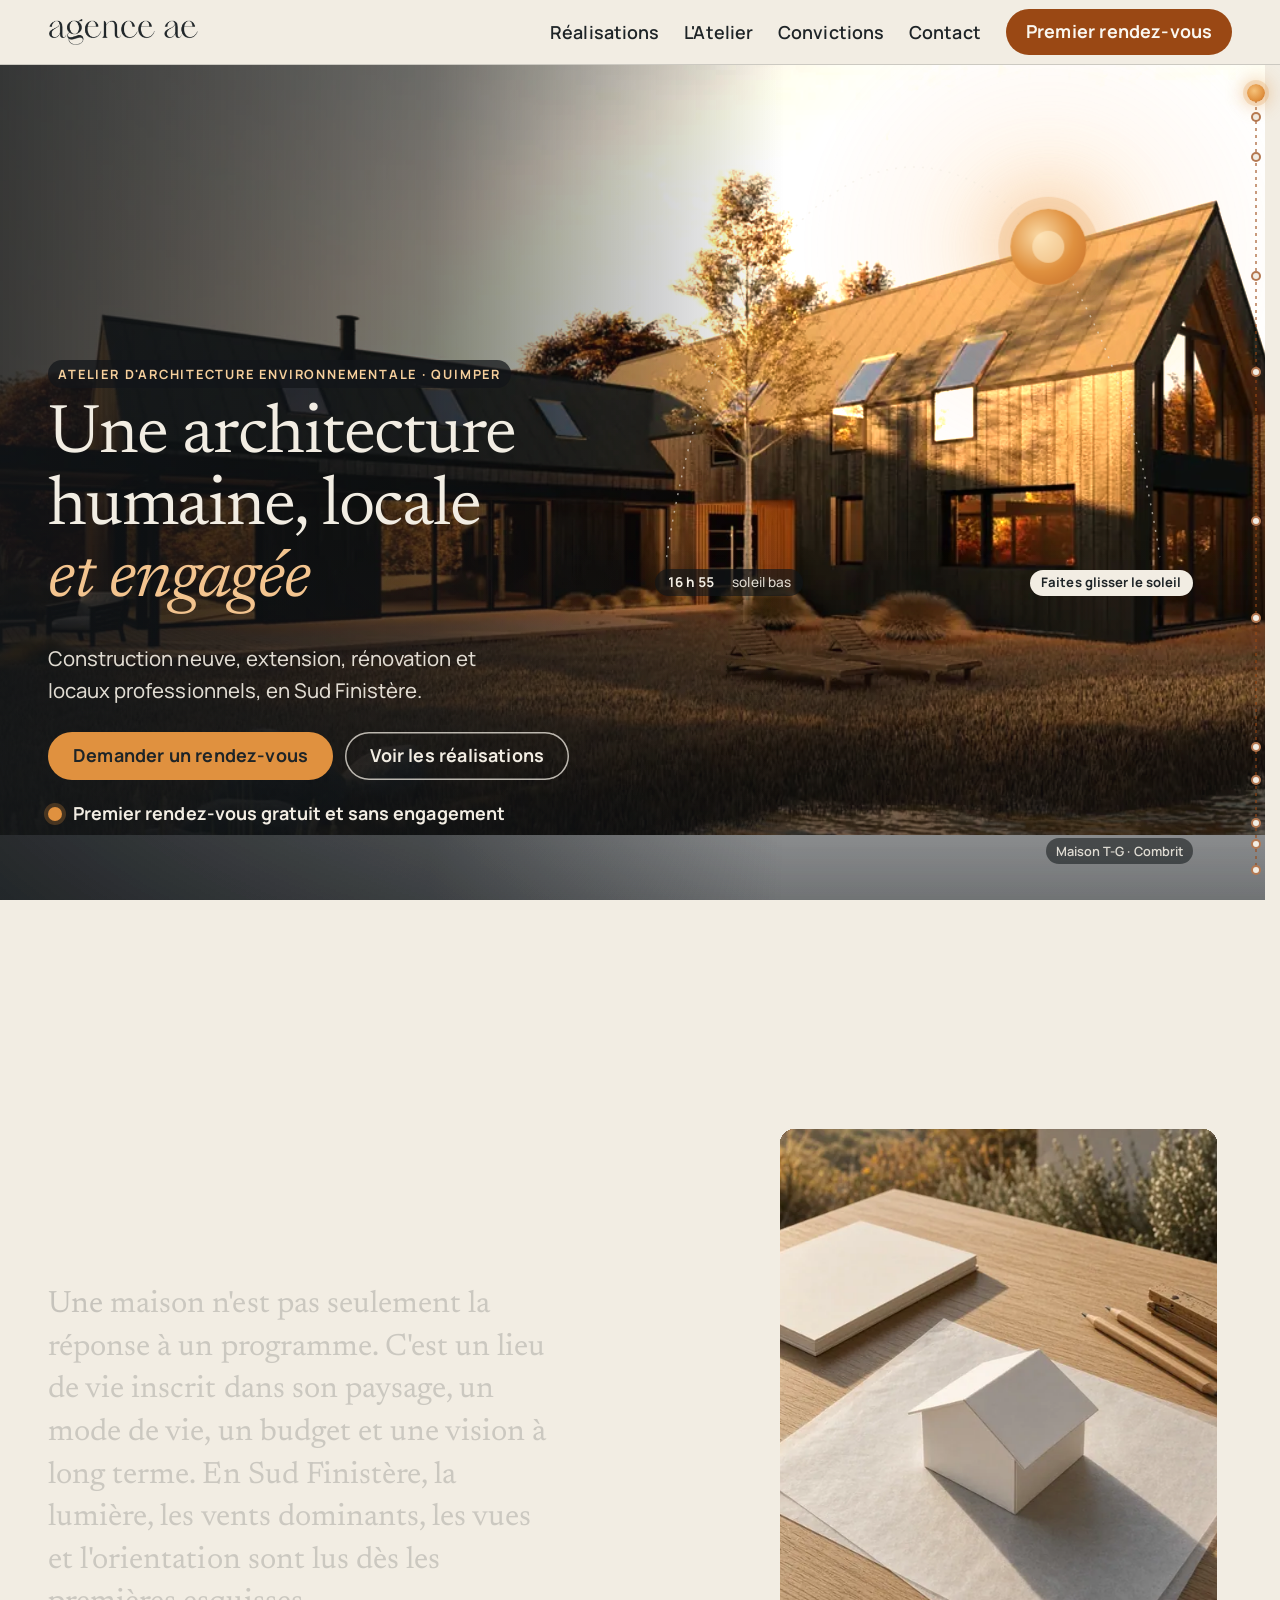
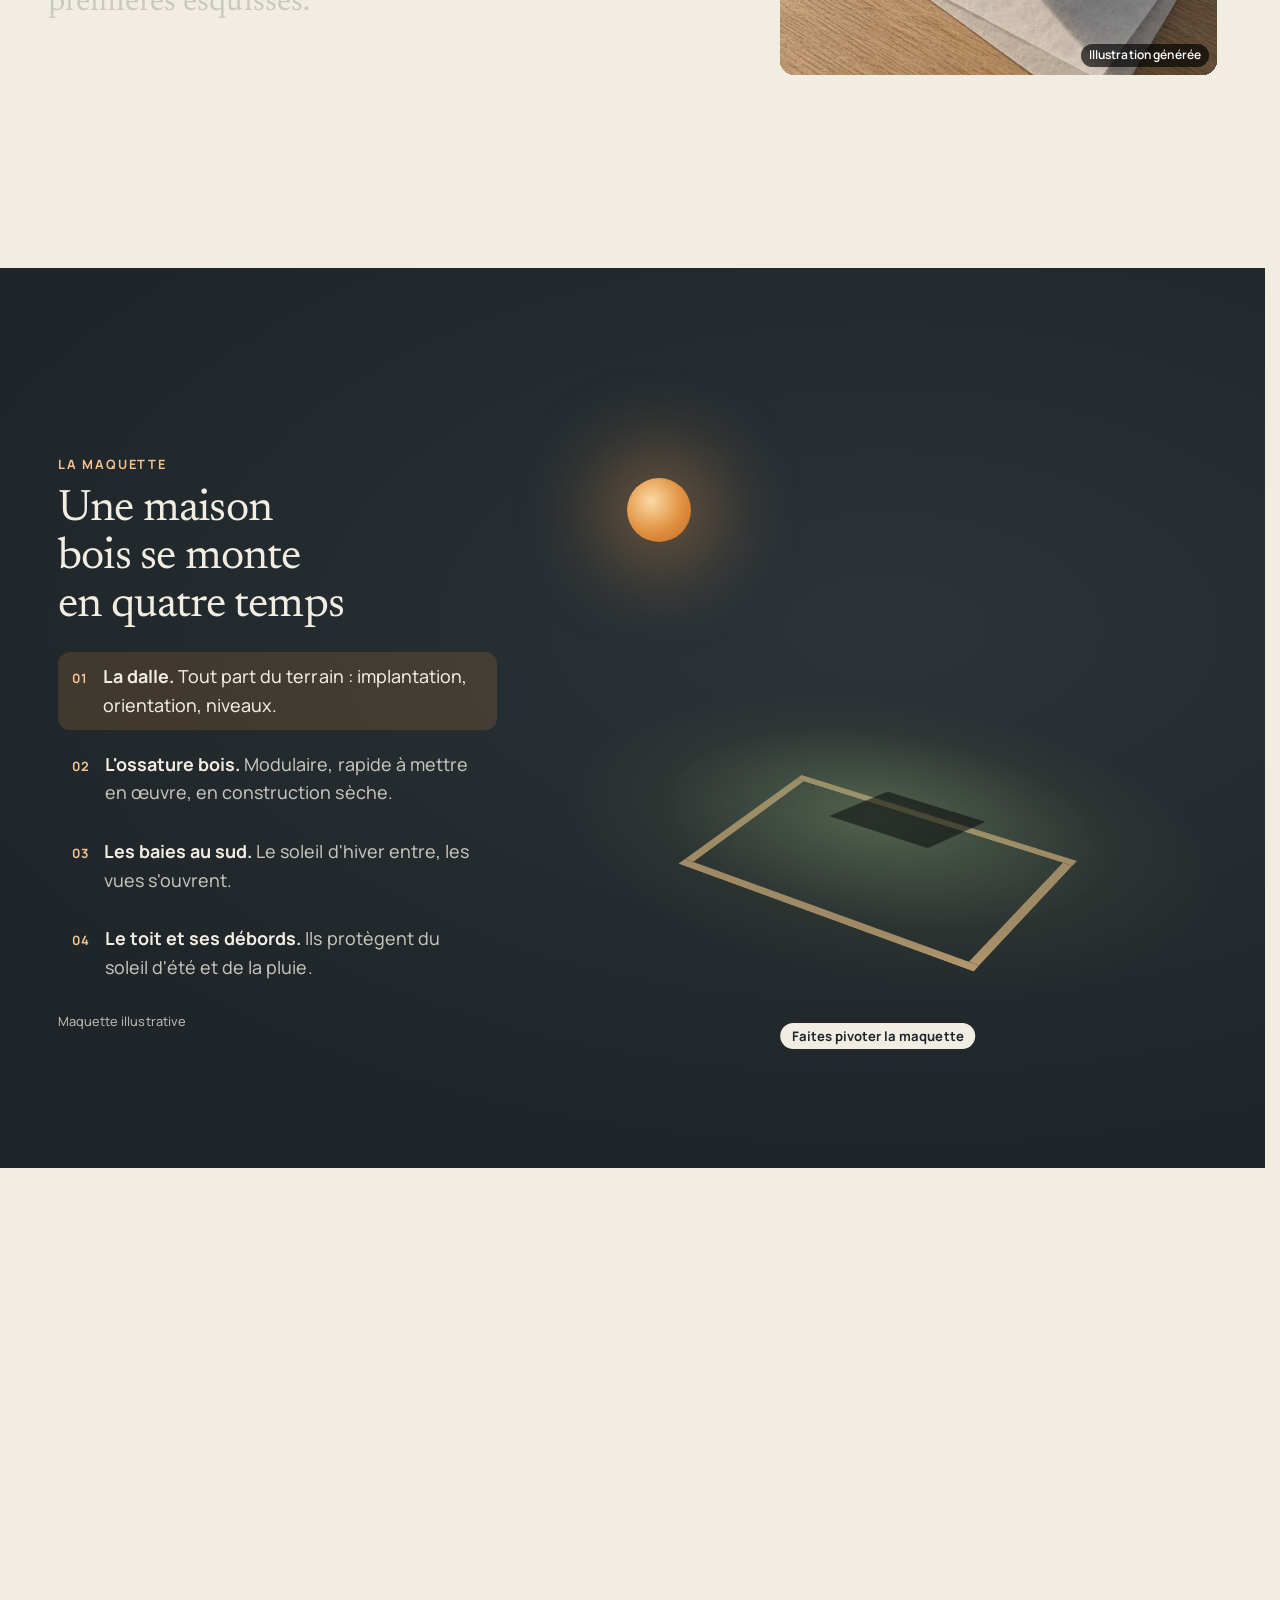
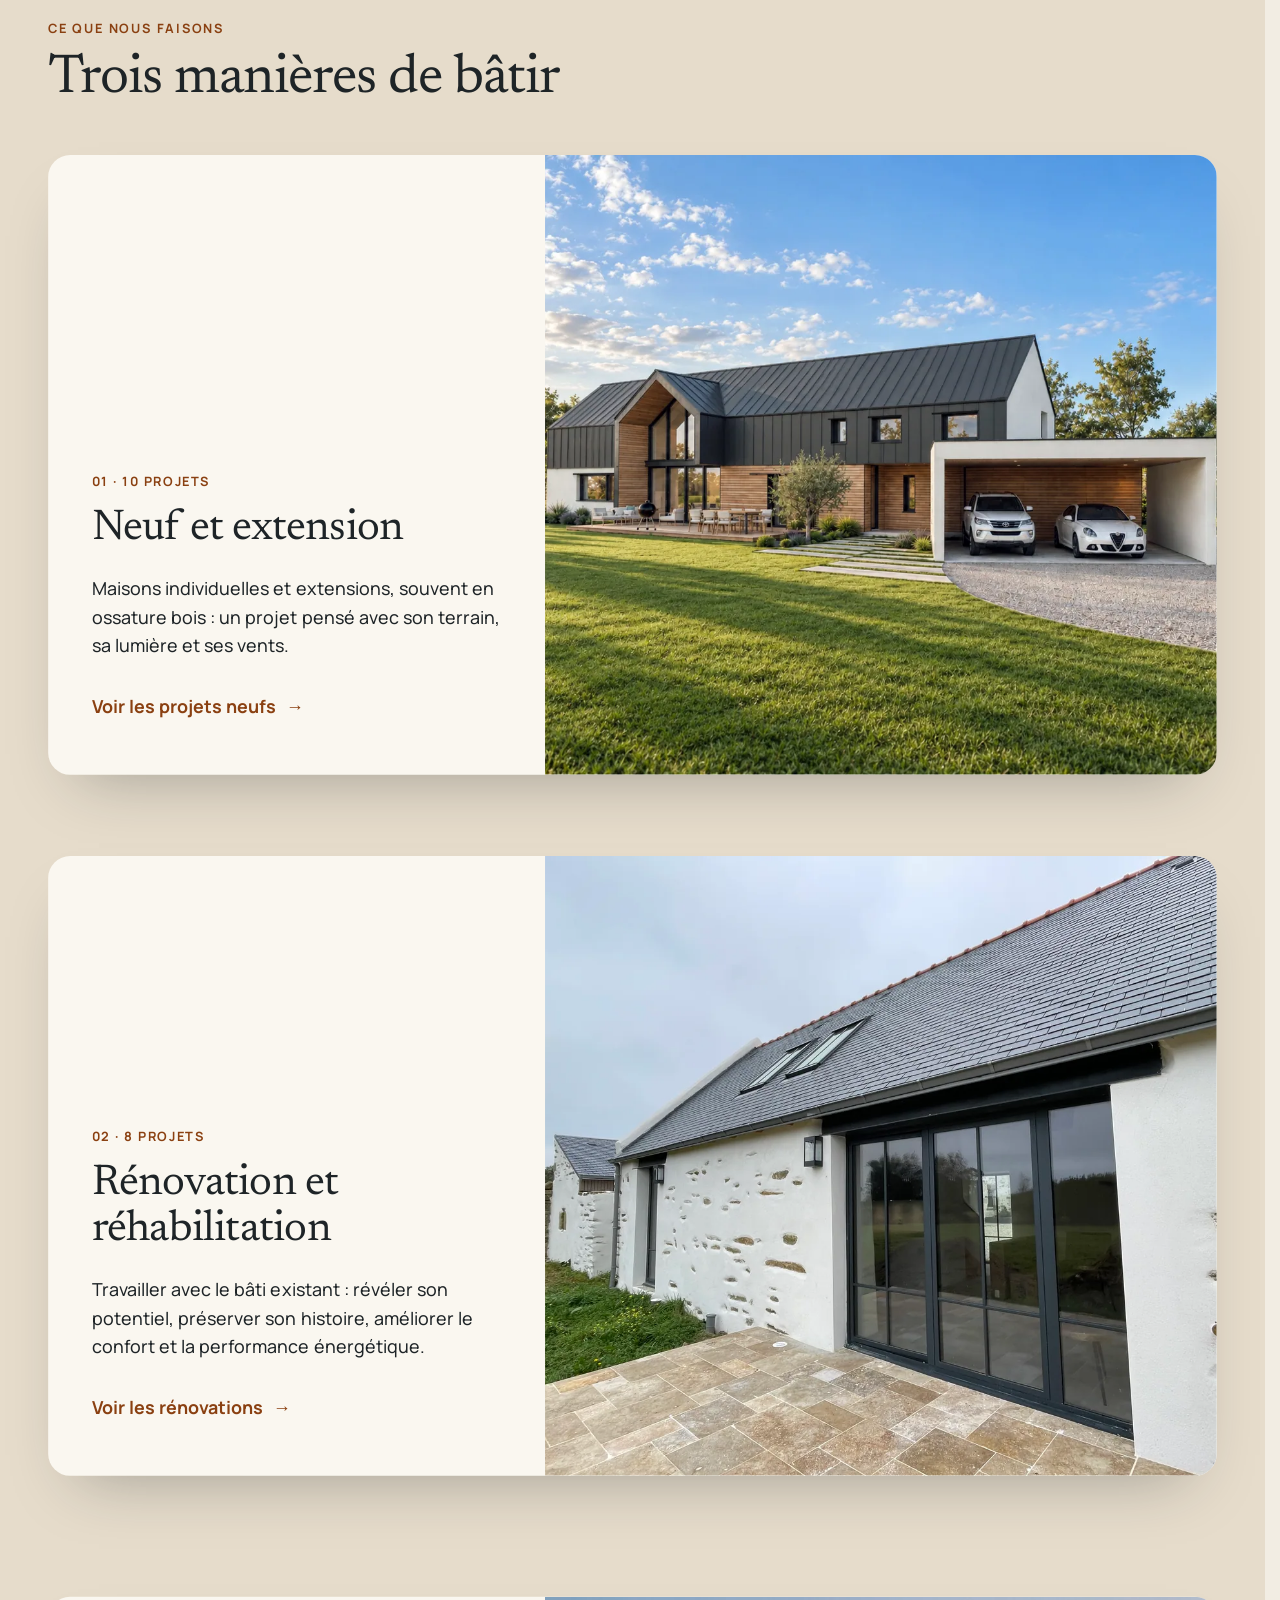
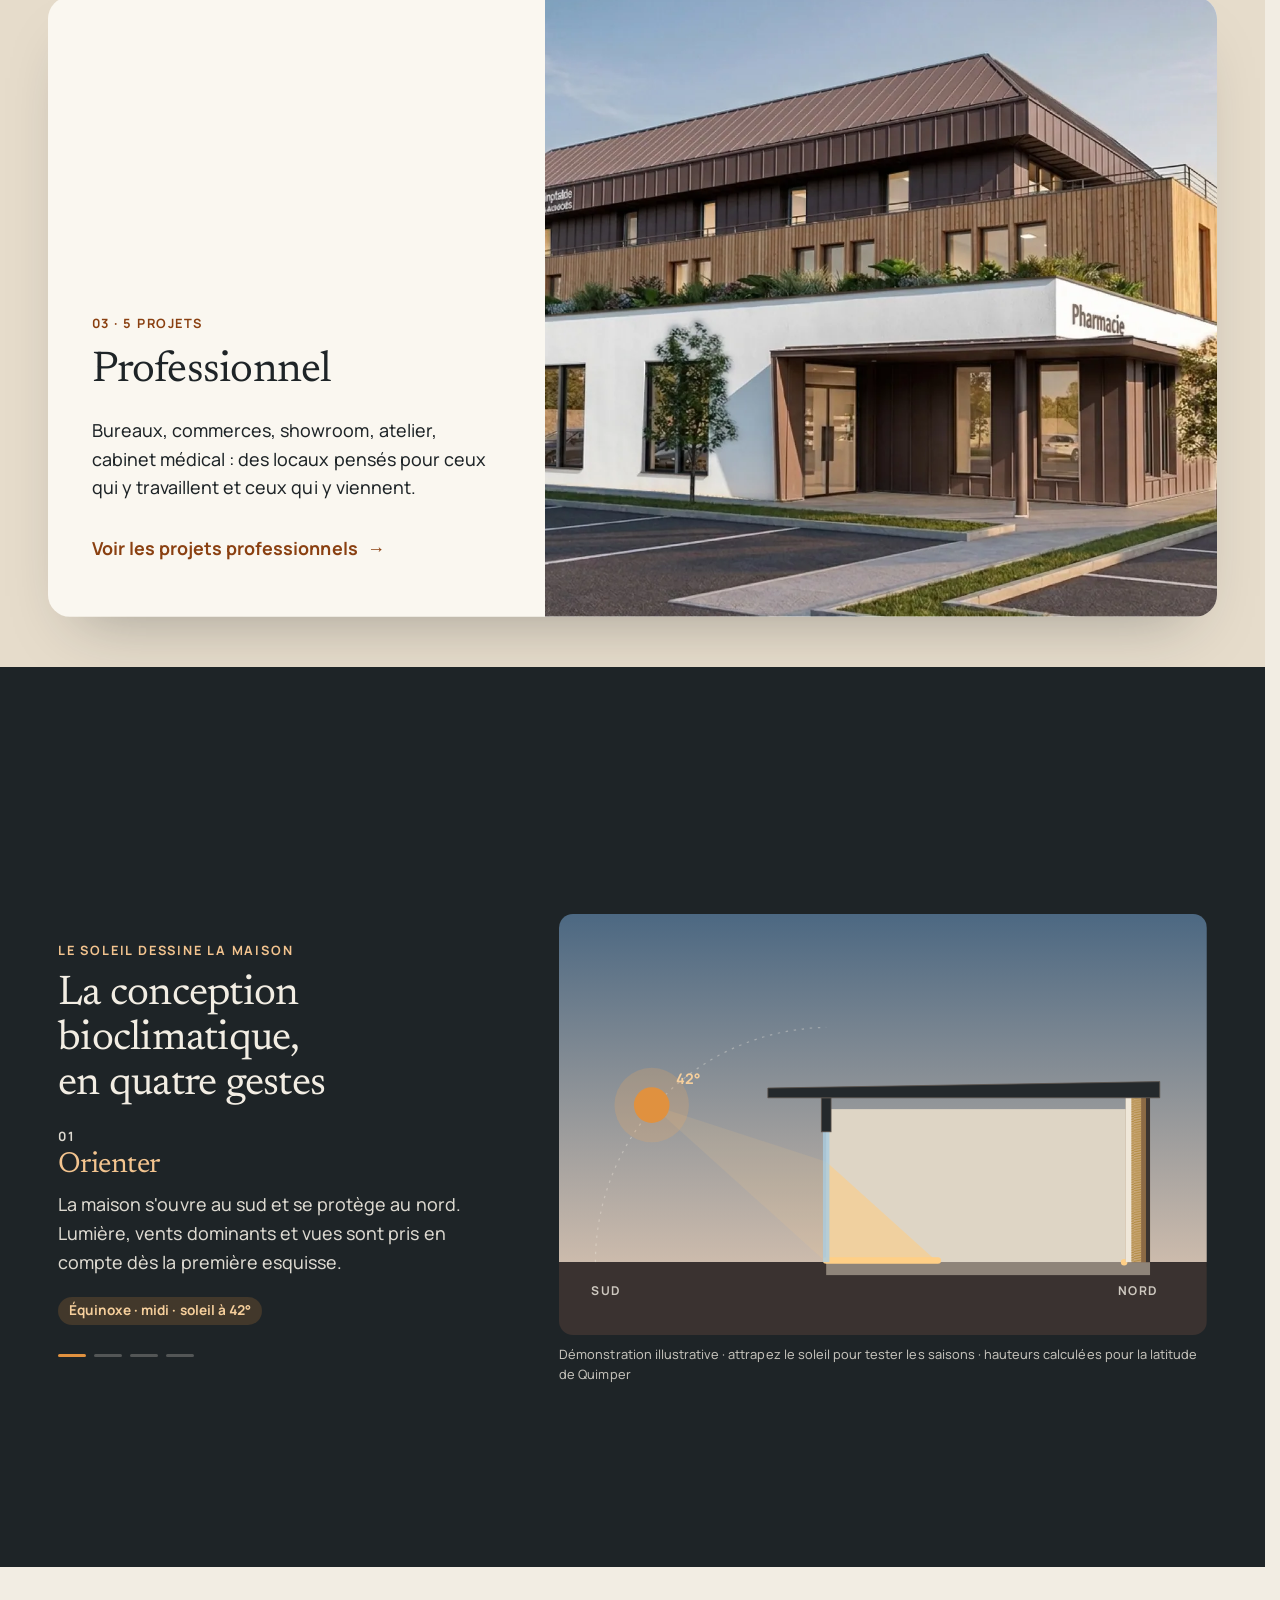
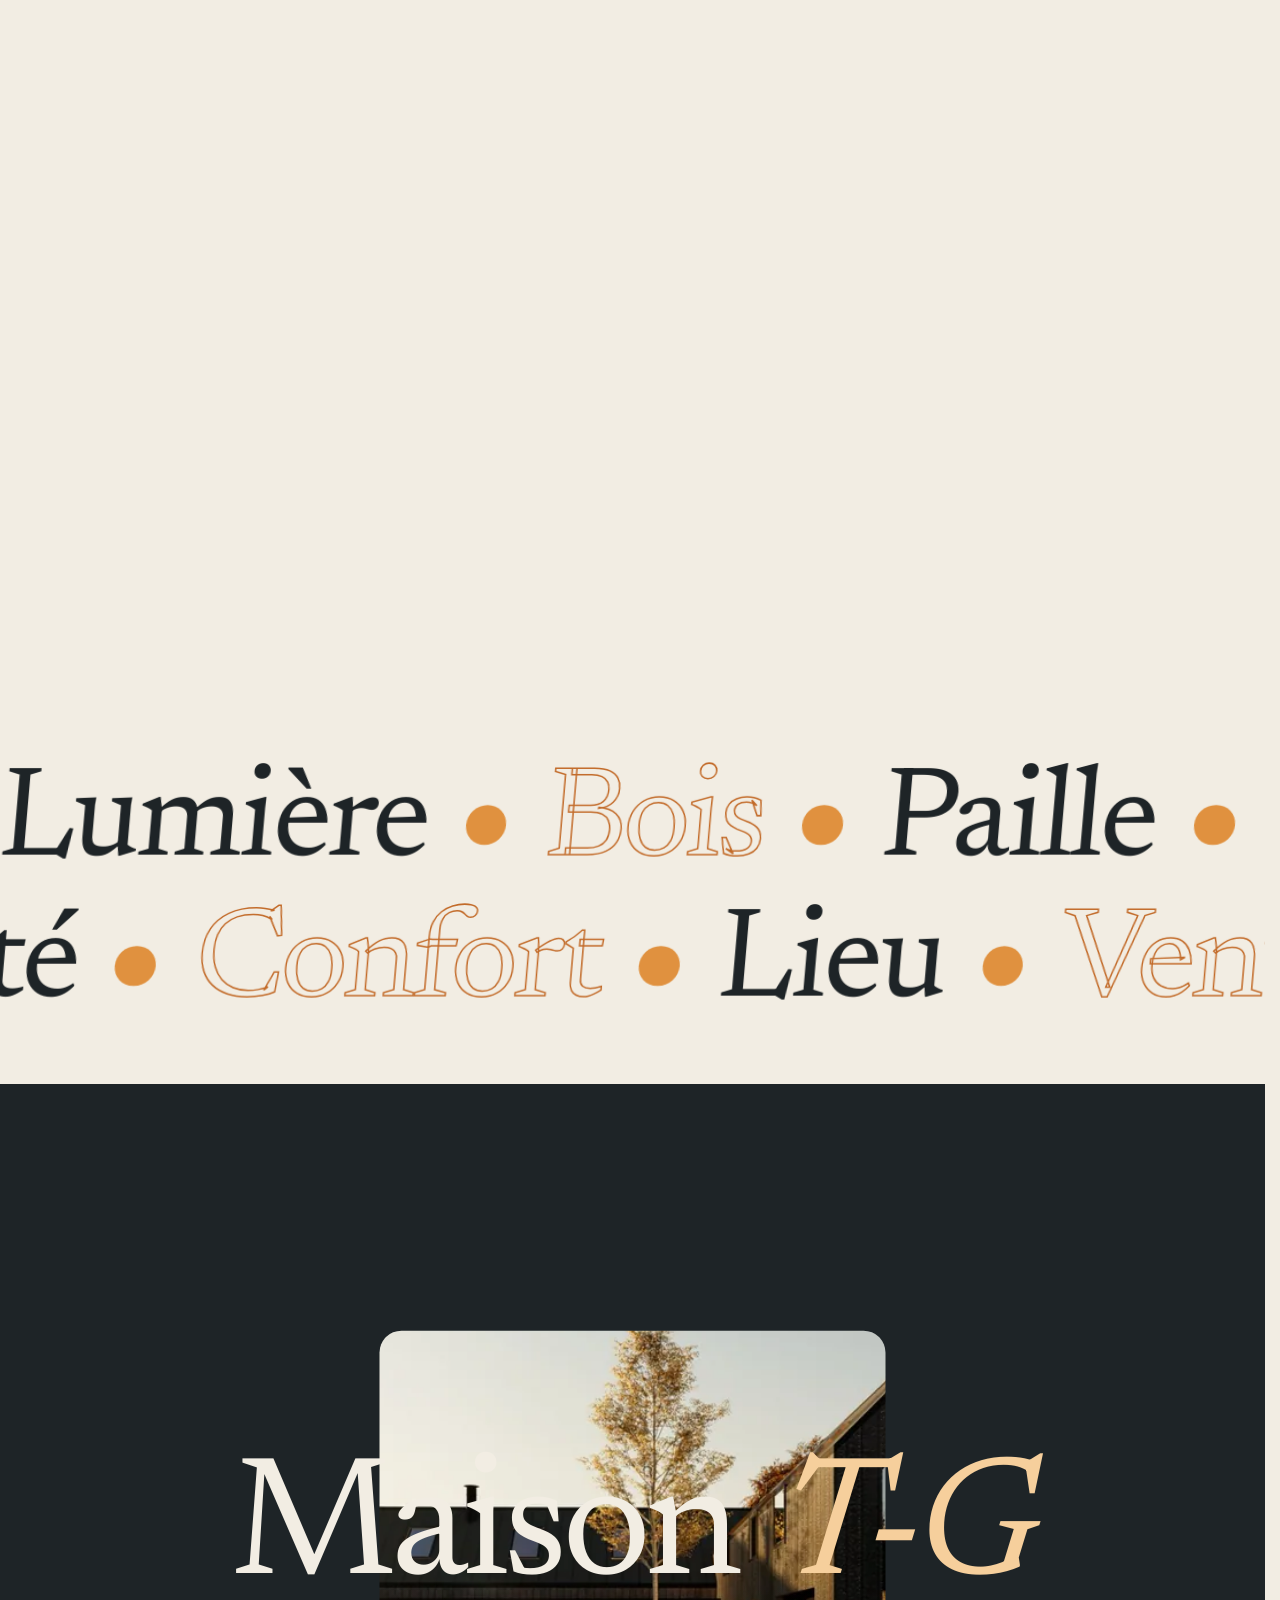
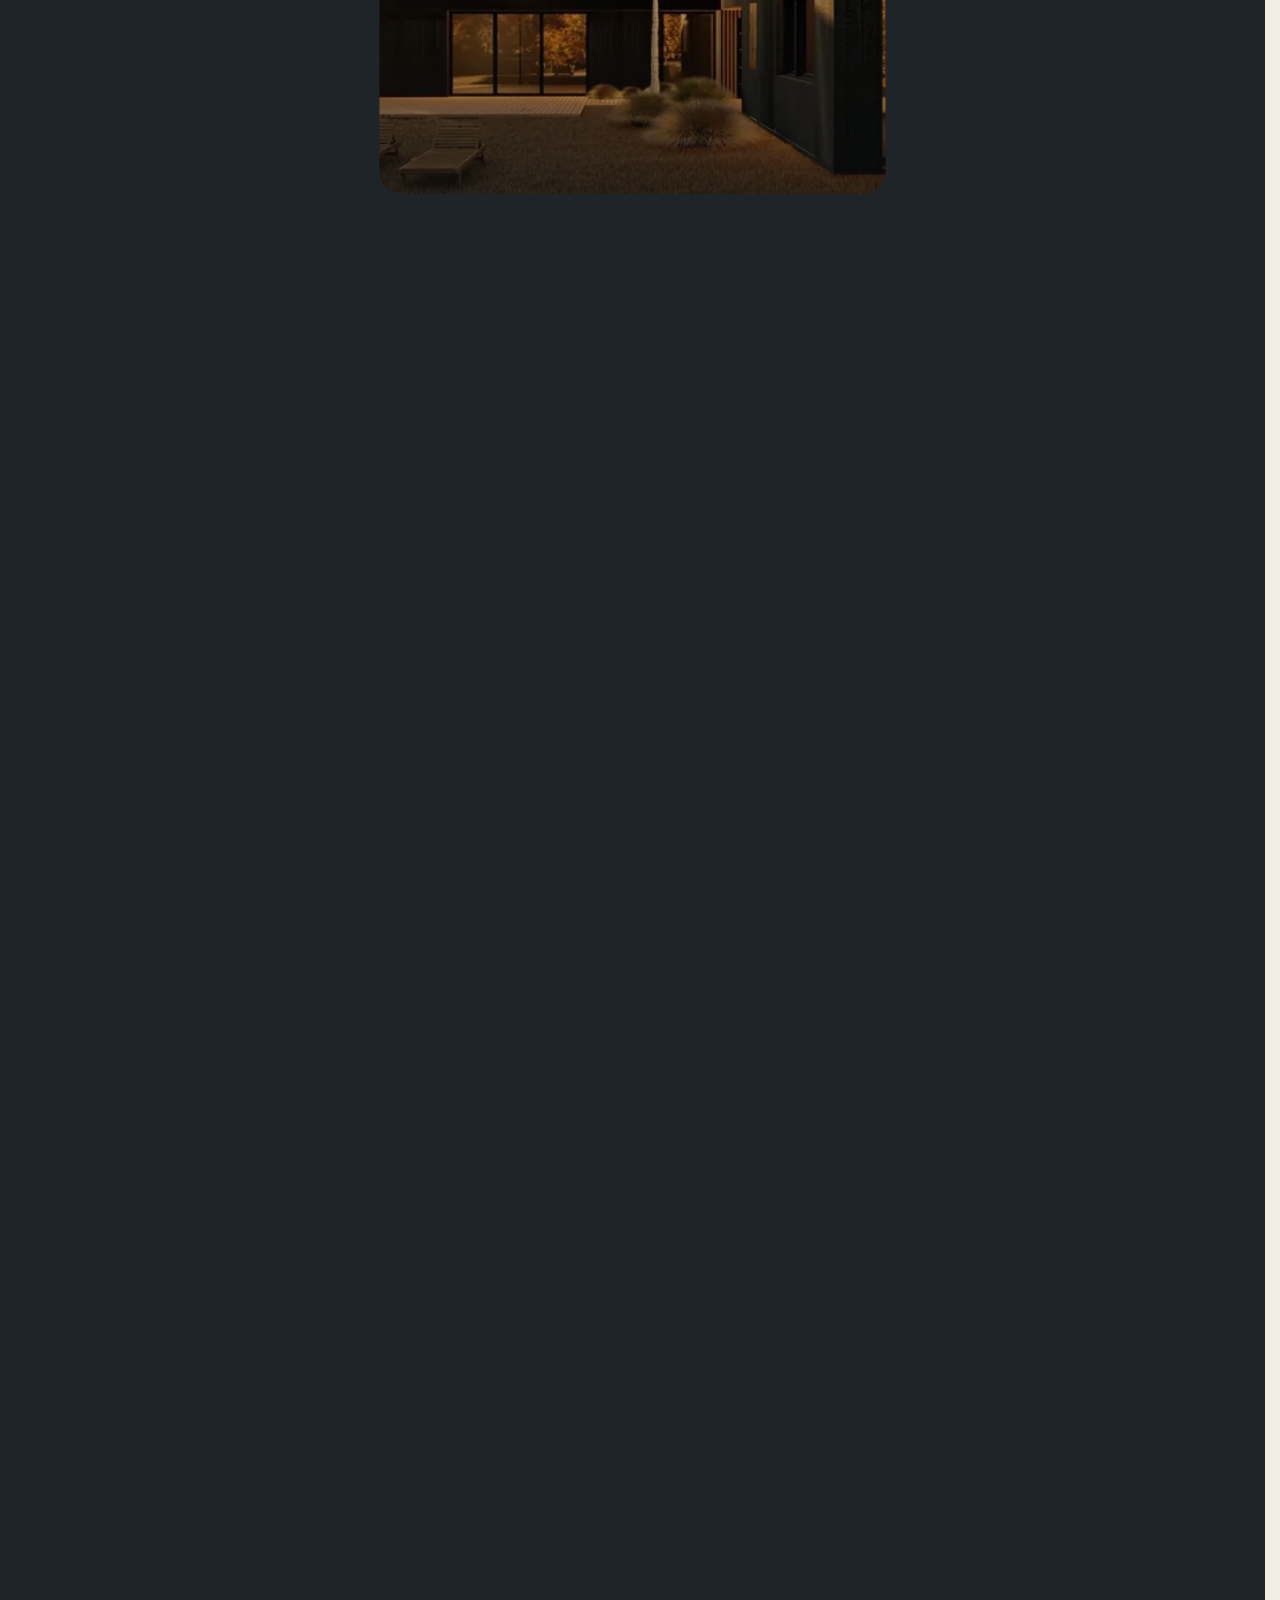
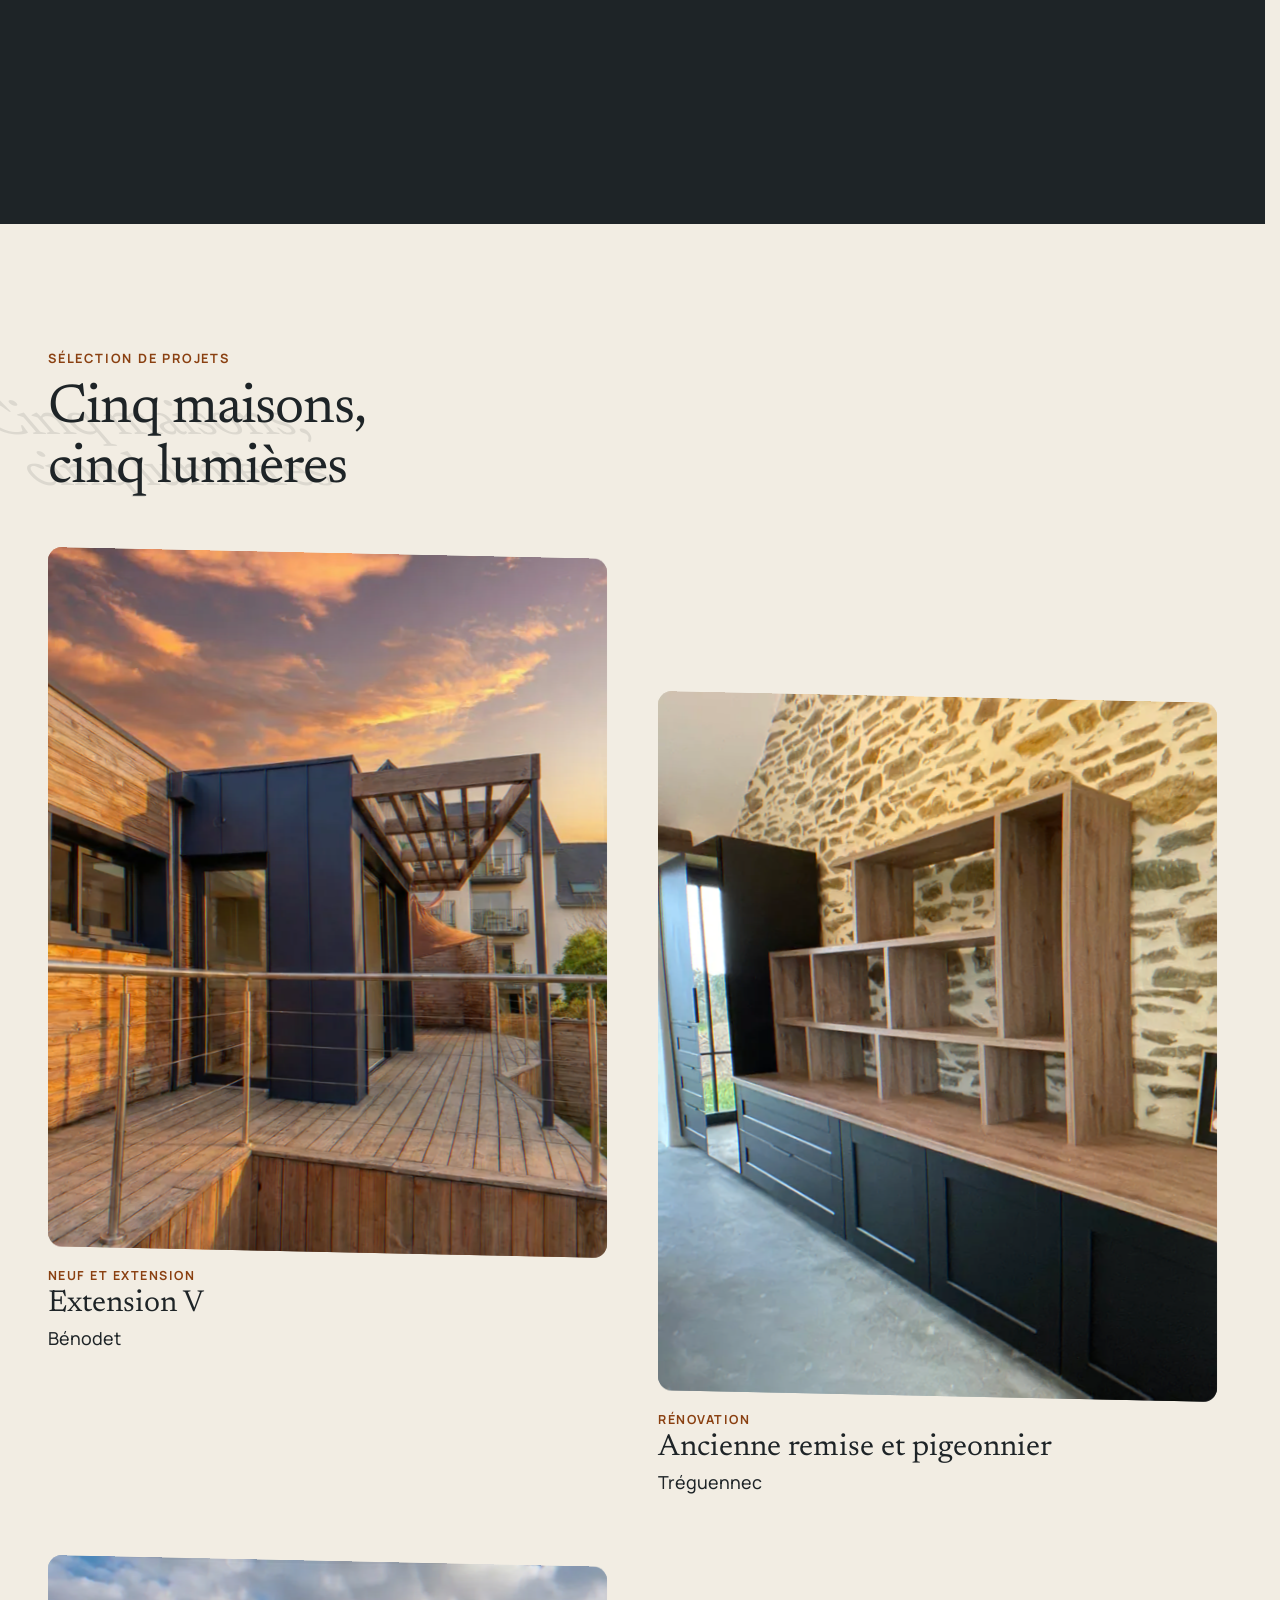
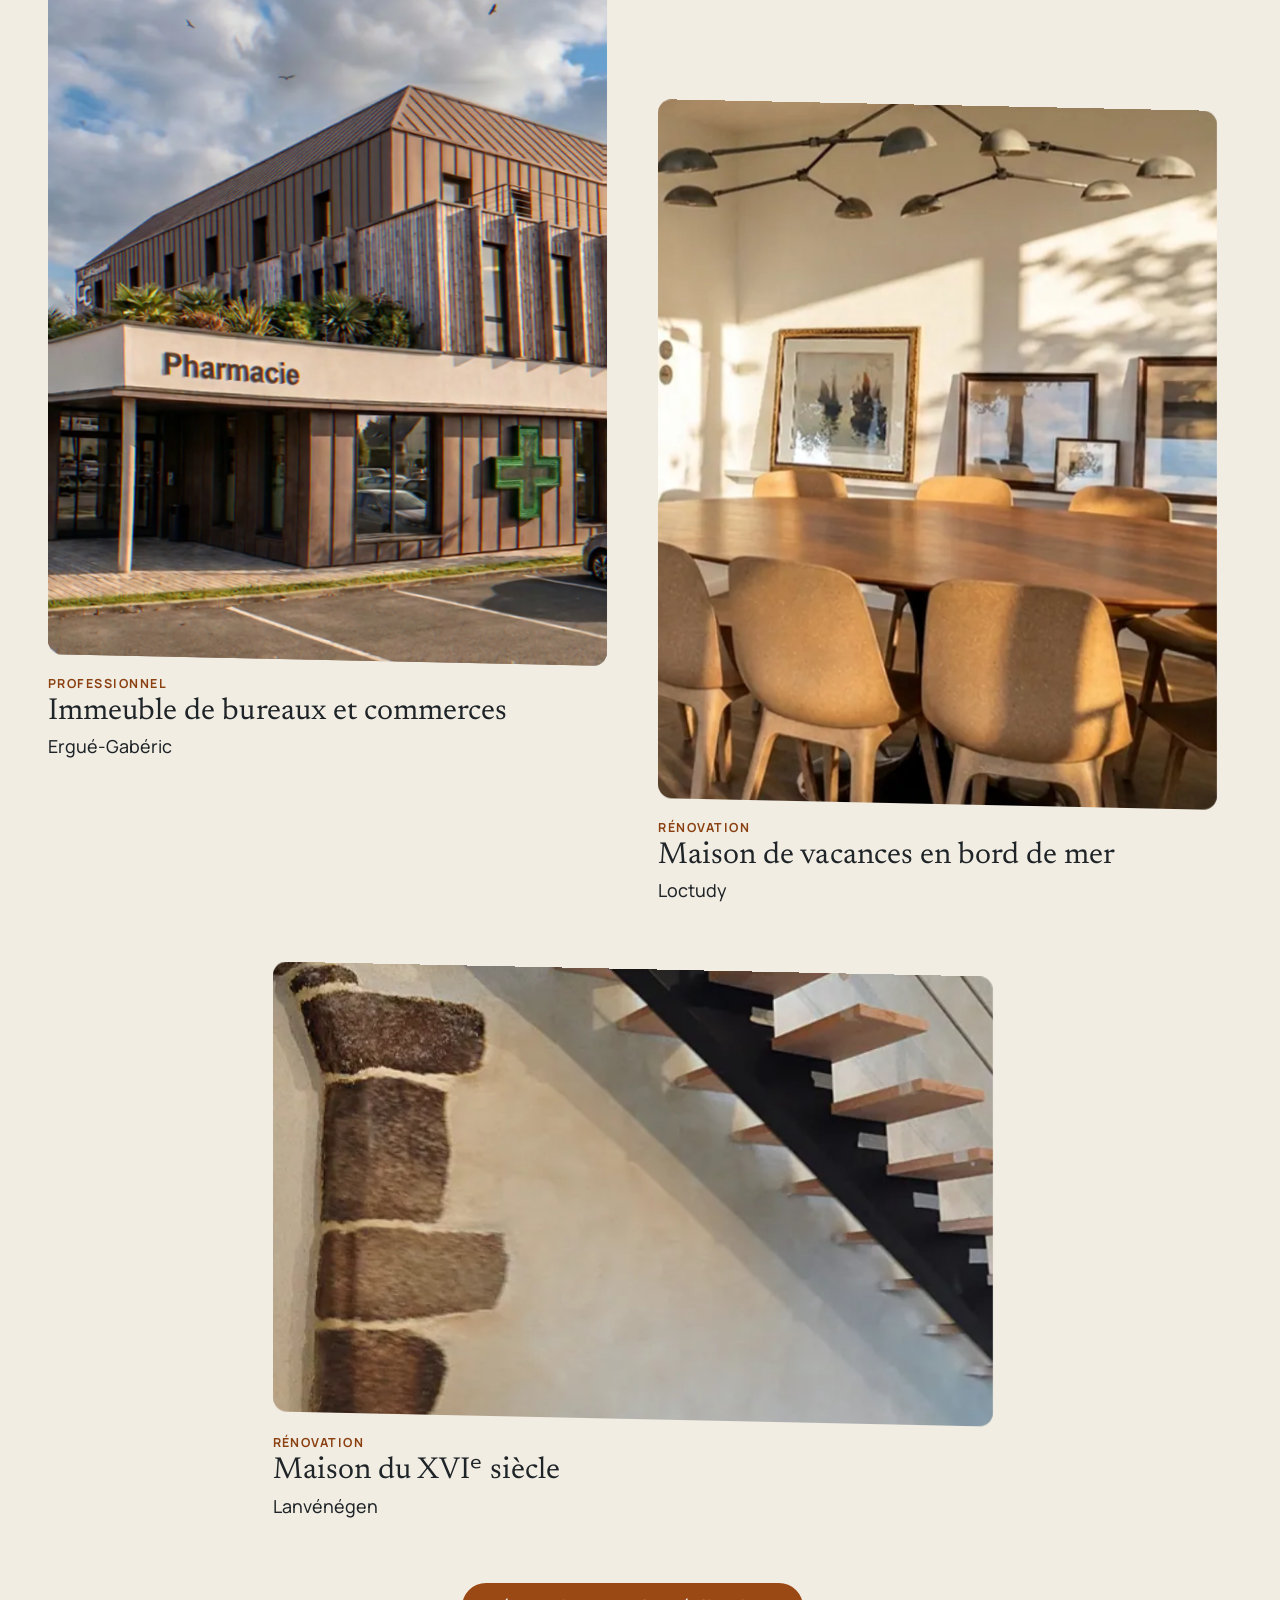
<file: index.html>
<!doctype html>
<html lang="fr" data-v="4">
<head>
<meta charset="utf-8">
<meta name="viewport" content="width=device-width, initial-scale=1, viewport-fit=cover">
<title>Agence AE : architecte à Quimper et en Sud Finistère</title>
<meta name="description" content="Atelier d&#39;architecture environnementale à Quimper : construction neuve, extension, rénovation et locaux professionnels en Sud Finistère. Premier rendez-vous gratuit.">
<meta name="robots" content="noindex, nofollow">
<link rel="canonical" href="https://agence-ae-maquette.vercel.app/">
<style>:root{--fond:#f2ede3;--texte:#1e2427;--voile-fond:#c26a28;--ouverture-fond:#1e2427;--menu-fond:#f2ede3}:root { --entete-h: 72px; --barres-h: 0px; } html { background: var(--fond); color: var(--texte); scrollbar-gutter: stable; } body { margin: 0; background: var(--fond); } html.js:not(.calme):not(.secours):not([data-arrivee="retour"]) [data-anime] { opacity: 0; } html.js:not(.calme):not(.secours):not([data-arrivee="retour"]) [data-anime].vu { opacity: 1; } [data-voile] { position: fixed; inset: 0; z-index: 900; background: var(--voile-fond); transform: translateY(100%); visibility: hidden; pointer-events: none; } html[data-arrivee="voile"]:not(.voile-leve):not(.calme):not(.secours) [data-voile] { transform: none; visibility: visible; } html.calme [data-voile], html.secours [data-voile] { visibility: hidden !important; } .ouverture-panneau { position: fixed; inset: 0; z-index: 850; display: none; place-content: center; justify-items: center; background: var(--ouverture-fond, var(--voile-fond)); color: var(--fond); text-align: center; } html.js[data-arrivee="intro"]:not(.calme):not(.secours):not(.intro-finie) .ouverture-panneau { display: grid; } html.defilement-bloque, html.defilement-bloque body, html.js[data-arrivee="intro"]:not(.calme):not(.secours):not(.intro-finie), html.js[data-arrivee="intro"]:not(.calme):not(.secours):not(.intro-finie) body, html[data-arrivee="voile"]:not(.voile-leve):not(.calme):not(.secours), html[data-arrivee="voile"]:not(.voile-leve):not(.calme):not(.secours) body { overflow: hidden; } html.js[data-arrivee="intro"]:not(.calme):not(.secours):not(.intro-finie) { background-color: var(--ouverture-fond, var(--voile-fond)); } html[data-arrivee="voile"]:not(.voile-leve):not(.calme):not(.secours) { background-color: var(--voile-fond); }</style>
<script>(function () {
var d = document.documentElement, ss = null, ls = null;
try { ss = window.sessionStorage; ls = window.localStorage; } catch (e) {}
d.classList.add('js');
var calme = false;
try { calme = !!ls && ls.getItem('socle:calme') === 'oui'; } catch (e) {}
if (!calme && window.matchMedia && matchMedia('(prefers-reduced-motion: reduce)').matches) calme = true;
if (calme) d.classList.add('calme');
var nav = performance.getEntriesByType ? performance.getEntriesByType('navigation')[0] : null;
var type = nav ? nav.type : 'navigate';
var depart = null;
try { depart = JSON.parse(ss.getItem('socle:depart') || 'null'); ss.removeItem('socle:depart'); } catch (e) {}
if (depart && !(Date.now() - depart.t < 15000)) depart = null;
var retourSection = false;
try { retourSection = !!ss.getItem('socle:calme-retour'); } catch (e) {}
var mode = type === 'back_forward' || retourSection ? 'retour' : type === 'reload' ? 'intro' : depart ? 'voile' : 'intro';
d.setAttribute('data-arrivee', mode);
if (mode === 'voile' && depart.couleur) d.style.setProperty('--voile-fond', depart.couleur);
if (type === 'reload' && 'scrollRestoration' in history) {
if (!retourSection) history.scrollRestoration = 'manual';
}
try {
var choisie = ls && ls.getItem('socle:langue');
var langue = (d.lang || '').slice(0, 2);
if (choisie && choisie !== langue && type === 'navigate' && !depart) {
var alt = document.querySelector('link[rel="alternate"][hreflang="' + choisie + '"]');
if (alt) location.replace(new URL(alt.href).pathname + location.search + location.hash);
}
} catch (e) {}
setTimeout(function () { if (!d.classList.contains('demarre')) d.classList.add('secours'); }, 2000);
})();</script>
<link rel="preload" href="/assets/fonts/newsreader.woff2" as="font" type="font/woff2" crossorigin>
<link rel="preload" href="/assets/fonts/manrope.woff2" as="font" type="font/woff2" crossorigin>
<link rel="stylesheet" href="/assets/css/socle.css?v=4">
<link rel="stylesheet" href="/assets/css/site.css?v=4">
<link rel="modulepreload" href="/assets/js/site.js?v=4">
<link rel="modulepreload" href="/assets/js/socle/index.js?v=4">
<script src="/assets/vendor/gsap.min.js" defer></script>
<script src="/assets/vendor/ScrollTrigger.min.js" defer></script>
<script src="/assets/vendor/SplitText.min.js" defer></script>
<script type="module" src="/assets/js/site.js?v=4"></script>
<meta name="theme-color" content="#f2ede3">
<link rel="icon" href="/assets/images/favicon.svg" type="image/svg+xml">
<link rel="apple-touch-icon" href="/assets/images/apple-touch-icon.png">
<meta property="og:type" content="website">
<meta property="og:site_name" content="agence ae">
<meta property="og:locale" content="fr_FR">
<meta property="og:title" content="Agence AE : architecte à Quimper et en Sud Finistère">
<meta property="og:description" content="Atelier d&#39;architecture environnementale à Quimper : construction neuve, extension, rénovation et locaux professionnels en Sud Finistère. Premier rendez-vous gratuit.">
<meta property="og:url" content="https://agence-ae-maquette.vercel.app/">
<meta property="og:image" content="https://agence-ae-maquette.vercel.app/assets/partage/accueil-fr.jpg">
<meta property="og:image:width" content="1200">
<meta property="og:image:height" content="630">
<meta property="og:image:alt" content="Agence AE, architecture environnementale à Quimper, maison en bardage brûlé au soleil couchant">
<meta name="twitter:card" content="summary_large_image">
<script type="application/ld+json">{"@context":"https://schema.org","@type":"ProfessionalService","name":"L'Agence AE","alternateName":"Agence d'Architecture Environnementale","url":"https://agence-ae-maquette.vercel.app/","telephone":"+33767426991","email":"agence.ae.quimper@gmail.com","foundingDate":"2010","founder":{"@type":"Person","name":"Marine Gourlay","jobTitle":"Architecte D.E. HMONP"},"address":{"@type":"PostalAddress","streetAddress":"2 place Denis Bérardier, Le Prieuré","addressLocality":"Quimper","addressRegion":"Bretagne","addressCountry":"FR"},"areaServed":["Quimper","Pont-l'Abbé","Concarneau","Bénodet","Fouesnant","Combrit","Moëlan-sur-Mer","Névez","Penmarc'h","Loctudy","Île-Tudy"],"sameAs":["https://www.instagram.com/agenceae","https://www.facebook.com/agenceaequimper"],"description":"Atelier d'architecture environnementale à Quimper : construction neuve, extension, rénovation et réhabilitation, locaux professionnels, en Sud Finistère."}</script>
</head>
<body id="haut">
<div data-voile data-forme="iris" aria-hidden="true"><div class="voile-contenu"><span class="voile-ae"></span><span data-voile-libelle>Accueil</span></div></div>
<div class="ouverture-panneau" data-ouverture aria-hidden="true">
  <span class="ouverture-aube"></span>
  <div class="ouverture-scene">
    <svg class="ouverture-arc" viewBox="0 0 600 300" preserveAspectRatio="none"><path d="M20 290 A280 270 0 0 1 580 290" pathLength="1"/></svg>
    <span class="ouverture-soleil" data-ouverture-objet></span>
    <p class="ouverture-nom"><span class="ouv-l" style="--i:0"><span class="ouv-ombre">a</span><span class="ouv-lettre">a</span></span><span class="ouv-l" style="--i:1"><span class="ouv-ombre">g</span><span class="ouv-lettre">g</span></span><span class="ouv-l" style="--i:2"><span class="ouv-ombre">e</span><span class="ouv-lettre">e</span></span><span class="ouv-l" style="--i:3"><span class="ouv-ombre">n</span><span class="ouv-lettre">n</span></span><span class="ouv-l" style="--i:4"><span class="ouv-ombre">c</span><span class="ouv-lettre">c</span></span><span class="ouv-l" style="--i:5"><span class="ouv-ombre">e</span><span class="ouv-lettre">e</span></span><span class="ouv-esp"> </span><span class="ouv-l" style="--i:7"><span class="ouv-ombre">a</span><span class="ouv-lettre">a</span></span><span class="ouv-l" style="--i:8"><span class="ouv-ombre">e</span><span class="ouv-lettre">e</span></span></p>
    <span class="ouverture-trait"></span>
  </div>
  <p class="ouverture-ligne">Architecture environnementale · Quimper</p>
</div>
<a class="evitement" href="#contenu">Aller au contenu</a>
<header data-entete>
  <div class="entete-rangee">
    <a class="entete-logo" aria-label="agence ae, accueil" href="/" data-libelle="Accueil" aria-current="page">
      <span class="logo-mot" role="img" aria-label="agence ae"></span>
    </a>
    <nav data-nav aria-label="Navigation principale">
      <ul><li><a href="/realisations" data-libelle="Réalisations">Réalisations</a></li><li><a href="/atelier" data-libelle="L&#39;Atelier">L&#39;Atelier</a></li><li><a href="/convictions" data-libelle="Convictions">Convictions</a></li><li><a href="/contact" data-libelle="Contact">Contact</a></li></ul>
    </nav>
    <div class="entete-actions">
      <a class="bouton" href="/contact#rendez-vous" data-libelle="Contact">Premier rendez-vous</a>
      <button type="button" data-menu-bouton aria-controls="menu" aria-expanded="false" data-libelle-ouvrir="Menu" data-libelle-fermer="Fermer"><span data-libelle-bouton>Menu</span></button>
    </div>
  </div>
</header>
<div id="menu" data-menu role="dialog" aria-modal="true" aria-label="Menu">
  <ul><li style="--i:0"><a href="/" class="menu-lien" data-libelle="Accueil" aria-current="page">Accueil</a></li><li style="--i:1"><a href="/realisations" class="menu-lien" data-libelle="Réalisations">Réalisations</a></li><li style="--i:2"><a href="/atelier" class="menu-lien" data-libelle="L&#39;Atelier">L&#39;Atelier</a></li><li style="--i:3"><a href="/convictions" class="menu-lien" data-libelle="Convictions">Convictions</a></li><li style="--i:4"><a href="/contact" class="menu-lien" data-libelle="Contact">Contact</a></li></ul>
  <p><a class="bouton" href="tel:+33767426991">Appeler 07 67 42 69 91</a></p>
  <p><button type="button" class="lien" data-calme-bascule data-libelle-reduire="Réduire les animations" data-libelle-retablir="Rétablir les animations" data-libelle-systeme="Animations réduites par le réglage de votre appareil"><span data-libelle-bouton>Réduire les animations</span></button></p>
</div>
<main id="contenu" tabindex="-1">
<section class="hero" id="debut">
  <figure class="media hero-media" style="--cadrage:55% 50%;--cadrage-mobile:50% 50%">
  <picture><source media="(max-width: 760px) and (orientation: portrait)" srcset="/assets/images/ouverture-mobile-640.webp 640w" sizes="100vw">
    <img src="/assets/images/ouverture-1280.webp" srcset="/assets/images/ouverture-640.webp 640w, /assets/images/ouverture-1280.webp 1280w, /assets/images/ouverture-1920.webp 1920w" sizes="100vw" alt="Maison T-G à Combrit : maison en ossature bois et bardage brûlé au soleil couchant" width="1280" height="720" fetchpriority="high" loading="eager" decoding="async">
  </picture>
</figure>
  <div class="hero-lumiere" aria-hidden="true"><span class="l-aube"></span><span class="l-jour"></span><span class="l-couchant"></span><span class="l-nuit"></span><span class="hero-halo"></span></div>
  <div class="hero-ciel" data-effet="soleil-a-saisir" data-grille="manipuler">
    <svg class="hero-arc" viewBox="0 0 1000 400" preserveAspectRatio="none" aria-hidden="true"><path d="M60 368 C 200 -60, 800 -60, 940 368"/></svg>
    <div class="hero-soleil" data-iris-centre="disque" tabindex="0" role="slider" aria-label="Soleil à faire glisser sur sa course : il change la lumière de la photo" aria-valuemin="6" aria-valuemax="21" aria-valuenow="17" aria-valuetext="17 h"><span class="hero-soleil-coeur"></span></div>
    <p class="hero-heure" aria-hidden="true"><span data-heure>17 h 15</span><span data-moment>soleil bas</span></p>
    <p class="hero-indice" aria-hidden="true"><span class="indice-souris">Faites glisser le soleil</span><span class="indice-tactile">Glissez le soleil</span></p>
  </div>
  <div class="hero-texte conteneur">
    <p class="surtitre hero-surtitre" data-anime="gsap">Atelier d&#39;architecture environnementale · Quimper</p>
    <h1 class="hero-titre"><span class="ligne-masque"><span data-anime="gsap" class="hero-ligne">Une architecture</span></span><span class="ligne-masque"><span data-anime="gsap" class="hero-ligne">humaine, locale</span></span><span class="ligne-masque"><span data-anime="gsap" class="hero-ligne hero-ligne--accent">et engagée</span></span></h1>
    <p class="hero-intro" data-anime="gsap">Construction neuve, extension, rénovation et locaux professionnels, en Sud Finistère.</p>
    <div class="hero-actions" data-anime="gsap">
      <a href="/contact#rendez-vous" class="bouton bouton--soleil" data-libelle="Contact" data-action-principale data-survol="magnetique">Demander un rendez-vous</a>
      <a href="/realisations" class="bouton bouton--clair" data-libelle="Réalisations">Voir les réalisations</a>
    </div>
    <p class="hero-info" data-anime="gsap" data-info-cle><span class="pastille-soleil" aria-hidden="true"></span>Premier rendez-vous gratuit et sans engagement</p>
  </div>
  <p class="hero-legende">Maison T-G · Combrit</p>
</section>
<section class="vision" id="vision">
  <div class="conteneur vision-grille">
    <div class="vision-texte">
      <p class="surtitre" data-anime>Notre vision</p>
      <h2 class="titre-ombre" data-texte="Plus que des mètres carrés" data-grille="typo" data-effet="ombre-portee" data-anime>Plus que des mètres carrés</h2>
      <p class="manifeste" data-effet="manifeste"><span class="mm" style="--i:0">Une</span> <span class="mm" style="--i:1">maison</span> <span class="mm" style="--i:2">n&#39;est</span> <span class="mm" style="--i:3">pas</span> <span class="mm" style="--i:4">seulement</span> <span class="mm" style="--i:5">la</span> <span class="mm" style="--i:6">réponse</span> <span class="mm" style="--i:7">à</span> <span class="mm" style="--i:8">un</span> <span class="mm" style="--i:9">programme.</span> <span class="mm" style="--i:10">C&#39;est</span> <span class="mm" style="--i:11">un</span> <span class="mm" style="--i:12">lieu</span> <span class="mm" style="--i:13">de</span> <span class="mm" style="--i:14">vie</span> <span class="mm" style="--i:15">inscrit</span> <span class="mm" style="--i:16">dans</span> <span class="mm" style="--i:17">son</span> <span class="mm" style="--i:18">paysage,</span> <span class="mm" style="--i:19">un</span> <span class="mm" style="--i:20">mode</span> <span class="mm" style="--i:21">de</span> <span class="mm" style="--i:22">vie,</span> <span class="mm" style="--i:23">un</span> <span class="mm" style="--i:24">budget</span> <span class="mm" style="--i:25">et</span> <span class="mm" style="--i:26">une</span> <span class="mm" style="--i:27">vision</span> <span class="mm" style="--i:28">à</span> <span class="mm" style="--i:29">long</span> <span class="mm" style="--i:30">terme.</span> <span class="mm" style="--i:31">En</span> <span class="mm" style="--i:32">Sud</span> <span class="mm" style="--i:33">Finistère,</span> <span class="mm" style="--i:34">la</span> <span class="mm" style="--i:35">lumière,</span> <span class="mm" style="--i:36">les</span> <span class="mm" style="--i:37">vents</span> <span class="mm" style="--i:38">dominants,</span> <span class="mm" style="--i:39">les</span> <span class="mm" style="--i:40">vues</span> <span class="mm" style="--i:41">et</span> <span class="mm" style="--i:42">l&#39;orientation</span> <span class="mm" style="--i:43">sont</span> <span class="mm" style="--i:44">lus</span> <span class="mm" style="--i:45">dès</span> <span class="mm" style="--i:46">les</span> <span class="mm" style="--i:47">premières</span> <span class="mm" style="--i:48">esquisses.</span> </p>
      <p class="vision-suite" data-anime>Qualité architecturale, confort en toutes saisons, respect de l&#39;environnement et durabilité : la même exigence pour un projet neuf comme pour une rénovation.</p>
    </div>
    <figure class="media vision-media" data-grok data-fx="zoom" style="--cadrage:50% 50%;aspect-ratio:4 / 5">
  <picture>
    <img src="/assets/images/grok/scene-maquette-784.webp" srcset="/assets/images/grok/scene-maquette-640.webp 640w, /assets/images/grok/scene-maquette-784.webp 784w" sizes="(max-width: 760px) 100vw, 40vw" alt="Maquette de maison en carton sur une table à dessin, au soleil du matin" width="784" height="980" loading="lazy" decoding="async">
  </picture><figcaption class="mention-ia">Illustration générée</figcaption>
</figure>
  </div>
</section>
<section class="maquette ecran epingle" id="maquette" data-entete-cache data-plein-ecran data-grille="scene" data-effet="maquette-3d">
  <div class="conteneur maquette-grille">
    <div class="maquette-texte">
      <p class="surtitre">La maquette</p>
      <h2 class="maquette-titre">Une maison bois se monte en quatre temps</h2>
      <ol class="maquette-etapes"><li data-etape-m="1"><span class="maquette-num">01</span><span><strong>La dalle.</strong> Tout part du terrain : implantation, orientation, niveaux.</span></li><li data-etape-m="2"><span class="maquette-num">02</span><span><strong>L&#39;ossature bois.</strong> Modulaire, rapide à mettre en œuvre, en construction sèche.</span></li><li data-etape-m="3"><span class="maquette-num">03</span><span><strong>Les baies au sud.</strong> Le soleil d&#39;hiver entre, les vues s&#39;ouvrent.</span></li><li data-etape-m="4"><span class="maquette-num">04</span><span><strong>Le toit et ses débords.</strong> Ils protègent du soleil d&#39;été et de la pluie.</span></li></ol>
      <p class="maquette-note">Maquette illustrative</p>
    </div>
    <div class="maquette-scene" data-visuel data-tient role="img" aria-label="Maquette 3D d&#39;une maison en ossature bois qui se construit au défilement ; faites-la pivoter">
      <span class="maquette-soleil" aria-hidden="true"></span>
      <div class="maquette-monde" aria-hidden="true">
        <div class="maison3d">
          <div class="sol3d"><span class="sol3d-ombre"></span></div>
          <div class="piece" data-piece="dalle"><div class="b3 dalle" style="transform:translate3d(0px,-8px,0px)"><span class="f f-av beton" style="width:340px;height:16px;margin:-8px 0 0 -170px;transform:translateZ(107px)"></span><span class="f f-ar beton" style="width:340px;height:16px;margin:-8px 0 0 -170px;transform:rotateY(180deg) translateZ(107px)"></span><span class="f f-dr beton" style="width:214px;height:16px;margin:-8px 0 0 -107px;transform:rotateY(90deg) translateZ(170px)"></span><span class="f f-ga beton" style="width:214px;height:16px;margin:-8px 0 0 -107px;transform:rotateY(-90deg) translateZ(170px)"></span><span class="f f-ha beton-dessus" style="width:340px;height:214px;margin:-107px 0 0 -170px;transform:rotateX(90deg) translateZ(8px)"></span></div></div>
          <div class="piece" data-piece="murs">
            <div class="b3 mur" style="transform:translate3d(0px,-81px,98px)"><span class="f f-av facade-sud" style="width:320px;height:130px;margin:-65px 0 0 -160px;transform:translateZ(5px)"></span><span class="f f-ar bois-clair" style="width:320px;height:130px;margin:-65px 0 0 -160px;transform:rotateY(180deg) translateZ(5px)"></span><span class="f f-dr bardage" style="width:10px;height:130px;margin:-65px 0 0 -5px;transform:rotateY(90deg) translateZ(160px)"></span><span class="f f-ga bardage" style="width:10px;height:130px;margin:-65px 0 0 -5px;transform:rotateY(-90deg) translateZ(160px)"></span><span class="f f-ha tranche" style="width:320px;height:10px;margin:-5px 0 0 -160px;transform:rotateX(90deg) translateZ(65px)"></span></div>
            <div class="b3 mur" style="transform:translate3d(0px,-81px,-98px)"><span class="f f-av bois-clair" style="width:320px;height:130px;margin:-65px 0 0 -160px;transform:translateZ(5px)"></span><span class="f f-ar bardage" style="width:320px;height:130px;margin:-65px 0 0 -160px;transform:rotateY(180deg) translateZ(5px)"></span><span class="f f-dr bardage" style="width:10px;height:130px;margin:-65px 0 0 -5px;transform:rotateY(90deg) translateZ(160px)"></span><span class="f f-ga bardage" style="width:10px;height:130px;margin:-65px 0 0 -5px;transform:rotateY(-90deg) translateZ(160px)"></span><span class="f f-ha tranche" style="width:320px;height:10px;margin:-5px 0 0 -160px;transform:rotateX(90deg) translateZ(65px)"></span></div>
            <div class="b3 mur" style="transform:translate3d(-155px,-81px,0px)"><span class="f f-av bardage" style="width:10px;height:130px;margin:-65px 0 0 -5px;transform:translateZ(93px)"></span><span class="f f-ar bardage" style="width:10px;height:130px;margin:-65px 0 0 -5px;transform:rotateY(180deg) translateZ(93px)"></span><span class="f f-dr bois-clair" style="width:186px;height:130px;margin:-65px 0 0 -93px;transform:rotateY(90deg) translateZ(5px)"></span><span class="f f-ga bardage-cote" style="width:186px;height:130px;margin:-65px 0 0 -93px;transform:rotateY(-90deg) translateZ(5px)"></span><span class="f f-ha tranche" style="width:10px;height:186px;margin:-93px 0 0 -5px;transform:rotateX(90deg) translateZ(65px)"></span></div>
            <div class="b3 mur" style="transform:translate3d(155px,-81px,0px)"><span class="f f-av bardage" style="width:10px;height:130px;margin:-65px 0 0 -5px;transform:translateZ(93px)"></span><span class="f f-ar bardage" style="width:10px;height:130px;margin:-65px 0 0 -5px;transform:rotateY(180deg) translateZ(93px)"></span><span class="f f-dr bardage-cote" style="width:186px;height:130px;margin:-65px 0 0 -93px;transform:rotateY(90deg) translateZ(5px)"></span><span class="f f-ga bois-clair" style="width:186px;height:130px;margin:-65px 0 0 -93px;transform:rotateY(-90deg) translateZ(5px)"></span><span class="f f-ha tranche" style="width:10px;height:186px;margin:-93px 0 0 -5px;transform:rotateX(90deg) translateZ(65px)"></span></div>
          </div>
          <div class="piece" data-piece="toit">
            <span class="toit3d toit3d--av" style="transform:translate3d(0,-181px,56px) rotateX(56.3deg)"></span>
            <span class="toit3d toit3d--ar" style="transform:translate3d(0,-181px,-56px) rotateX(-56.3deg)"></span>
            <span class="pignon3d" style="transform:translate3d(-160px,-181px,0) rotateY(90deg)"></span>
            <span class="pignon3d" style="transform:translate3d(160px,-181px,0) rotateY(90deg)"></span>
          </div>
        </div>
      </div>
      <p class="maquette-indice" aria-hidden="true"><span class="indice-souris">Faites pivoter la maquette</span><span class="indice-tactile">Glissez pour la faire pivoter</span></p>
    </div>
  </div>
</section>
<section class="savoir" id="savoir-faire">
  <div class="conteneur savoir-tete">
    <p class="surtitre" data-anime>Ce que nous faisons</p>
    <h2 data-anime="gsap" data-lettres>Trois manières de bâtir</h2>
  </div>
  <div class="conteneur planches">
    <article class="planche" style="--i:0" data-effet="planches">
      <div class="planche-texte">
        <p class="planche-num">01 · 10 projets</p>
        <h3>Neuf et extension</h3>
        <p>Maisons individuelles et extensions, souvent en ossature bois : un projet pensé avec son terrain, sa lumière et ses vents.</p>
        <a href="/realisations?famille=neuf" class="lien-fleche" data-libelle="Réalisations">Voir les projets neufs</a>
      </div>
      <figure class="media planche-media" style="--cadrage:50% 50%">
  <picture>
    <img src="/assets/images/planche-neuf-1280.webp" srcset="/assets/images/planche-neuf-640.webp 640w, /assets/images/planche-neuf-1280.webp 1280w" sizes="(max-width: 760px) 100vw, 55vw" alt="Maison J-LM à Fouesnant, volumes blancs et bois sous un toit sombre" width="1280" height="960" loading="lazy" decoding="async">
  </picture>
</figure>
      <span class="planche-ombre" aria-hidden="true"></span>
    </article><article class="planche" style="--i:1" data-effet="planches">
      <div class="planche-texte">
        <p class="planche-num">02 · 8 projets</p>
        <h3>Rénovation et réhabilitation</h3>
        <p>Travailler avec le bâti existant : révéler son potentiel, préserver son histoire, améliorer le confort et la performance énergétique.</p>
        <a href="/realisations?famille=renovation" class="lien-fleche" data-libelle="Réalisations">Voir les rénovations</a>
      </div>
      <figure class="media planche-media" style="--cadrage:50% 50%">
  <picture>
    <img src="/assets/images/planche-renovation-1280.webp" srcset="/assets/images/planche-renovation-640.webp 640w, /assets/images/planche-renovation-1280.webp 1280w" sizes="(max-width: 760px) 100vw, 55vw" alt="Ancienne remise réhabilitée à Tréguennec : pierre, chaux et grande baie vitrée" width="1280" height="960" loading="lazy" decoding="async">
  </picture>
</figure>
      <span class="planche-ombre" aria-hidden="true"></span>
    </article><article class="planche" style="--i:2" data-effet="planches">
      <div class="planche-texte">
        <p class="planche-num">03 · 5 projets</p>
        <h3>Professionnel</h3>
        <p>Bureaux, commerces, showroom, atelier, cabinet médical : des locaux pensés pour ceux qui y travaillent et ceux qui y viennent.</p>
        <a href="/realisations?famille=pro" class="lien-fleche" data-libelle="Réalisations">Voir les projets professionnels</a>
      </div>
      <figure class="media planche-media" style="--cadrage:50% 50%">
  <picture>
    <img src="/assets/images/planche-pro-1280.webp" srcset="/assets/images/planche-pro-640.webp 640w, /assets/images/planche-pro-1280.webp 1280w" sizes="(max-width: 760px) 100vw, 55vw" alt="Immeuble de bureaux et commerces à Ergué-Gabéric, façades en bois" width="1280" height="960" loading="lazy" decoding="async">
  </picture>
</figure>
      <span class="planche-ombre" aria-hidden="true"></span>
    </article>
  </div>
</section>
<section class="lumiere ecran epingle" id="lumiere" data-entete-cache data-plein-ecran data-grille="scene" data-effet="maison-ombres">
  <div class="conteneur lumiere-grille">
    <div class="lumiere-texte">
      <p class="surtitre">Le soleil dessine la maison</p>
      <h2 class="lumiere-titre">La conception bioclimatique, en quatre gestes</h2>
      <ol class="lumiere-etapes">
        <li class="lumiere-etape" data-etape="1"><p class="lumiere-num">01</p><h3>Orienter</h3><p>La maison s&#39;ouvre au sud et se protège au nord. Lumière, vents dominants et vues sont pris en compte dès la première esquisse.</p><p class="lumiere-lecture">Équinoxe · midi · soleil à 42°</p></li><li class="lumiere-etape" data-etape="2"><p class="lumiere-num">02</p><h3>L&#39;été, le débord protège</h3><p>Haut dans le ciel, le soleil d&#39;été bute sur le débord de toit : le séjour reste frais, la lumière reste douce.</p><p class="lumiere-lecture">21 juin · midi · soleil à 65°</p></li><li class="lumiere-etape" data-etape="3"><p class="lumiere-num">03</p><h3>L&#39;hiver, le soleil entre</h3><p>Bas sur l&#39;horizon, le soleil d&#39;hiver traverse la baie et vient chauffer le fond du séjour.</p><p class="lumiere-lecture">21 décembre · midi · soleil à 19°</p></li><li class="lumiere-etape" data-etape="4"><p class="lumiere-num">04</p><h3>Garder la chaleur</h3><p>Une enveloppe épaisse en matériaux biosourcés garde la chaleur reçue l&#39;hiver, et le volume se ferme côté nord, face au froid et aux vents.</p><p class="lumiere-lecture">Bois, paille, chaux et chanvre</p></li>
      </ol>
      <div class="lumiere-progres" aria-hidden="true"><span data-point="1"></span><span data-point="2"></span><span data-point="3"></span><span data-point="4"></span></div>
    </div>
    <figure class="lumiere-coupe" data-visuel role="img" aria-label="Coupe bioclimatique animée" data-tient>
      <svg viewBox="0 0 800 520" aria-hidden="true">
        <defs>
          <linearGradient id="ciel-coupe" x1="0" y1="0" x2="0" y2="1"><stop offset="0" stop-color="var(--ciel-haut)"/><stop offset="1" stop-color="var(--ciel-bas)"/></linearGradient>
          <pattern id="hachure" width="8" height="8" patternUnits="userSpaceOnUse" patternTransform="rotate(45)"><path d="M0 0 V8" stroke="currentColor" stroke-width="1.4" opacity=".45"/></pattern>
          <pattern id="paille" width="10" height="6" patternUnits="userSpaceOnUse"><path d="M0 3 L10 1 M0 6 L10 4" stroke="#b08a3e" stroke-width="1.2"/></pattern>
        </defs>
        <rect class="coupe-ciel" x="0" y="0" width="800" height="430" fill="url(#ciel-coupe)"/>
        <path class="coupe-arc" d="M45 430 A 290 290 0 0 1 330 140" fill="none"/>
        <polygon class="coupe-faisceau-ext" points="56,336 330,280.5 330,430"/>
        <polygon class="coupe-ombre-sol" points="730,430 800,430 800,436 730,436"/>
        <rect class="coupe-sol" x="0" y="430" width="800" height="90"/>
        <text class="coupe-repere" x="40" y="470">Sud</text><text class="coupe-repere" x="740" y="470" text-anchor="end">Nord</text>
        <rect class="coupe-dalle" x="330" y="430" width="400" height="16"/>
        <rect class="coupe-interieur" x="330" y="241" width="370" height="189"/>
        <polygon class="coupe-faisceau" points="330,280.5 330,430 700,430 700,407.8"/>
        <line class="coupe-tache" x1="330" y1="428" x2="700" y2="428"/>
        <line class="coupe-tache-mur" x1="698" y1="430" x2="698" y2="407.8"/>
        <g class="coupe-mur-nord"><rect x="700" y="227" width="30" height="203" class="mur-structure"/><rect x="700" y="227" width="7" height="203" class="mur-enduit"/><rect x="707" y="227" width="12" height="203" fill="url(#paille)"/><rect x="719" y="227" width="6" height="203" class="mur-fibre"/><rect x="725" y="227" width="5" height="203" class="mur-bardage"/></g>
        <rect class="coupe-vitrage" x="326" y="269" width="8" height="161"/>
        <rect class="coupe-linteau" x="324" y="227" width="12" height="42"/>
        <path class="coupe-toit" d="M258 227 L 742 227 L 742 207 L 258 215 Z"/>
        <g class="coupe-vent" opacity="0"><path d="M712 300 h20 M712 340 h20 M712 380 h20"/></g>
        <g class="coupe-chaleur" opacity="0"><ellipse cx="560" cy="380" rx="120" ry="40"/></g>
        <g class="coupe-astre" transform="translate(56 336)"><circle class="coupe-halo" r="46"/><circle class="coupe-soleil" r="22"/></g>
        <text class="coupe-angle" x="86" y="310">19°</text>
      </svg>
      <figcaption class="lumiere-note">Démonstration illustrative · attrapez le soleil pour tester les saisons · hauteurs calculées pour la latitude de Quimper</figcaption>
    </figure>
  </div>
</section>
<div class="mots-geants" aria-hidden="true" data-ruban data-audit-ignorer>
  <p class="mots-rangee" data-effet="mots-geants" data-sens="1"><span class="mot-plein">Lumière</span><span class="mot-soleil"></span><span class="mot-creux">Bois</span><span class="mot-soleil"></span><span class="mot-plein">Paille</span><span class="mot-soleil"></span><span class="mot-creux">Chaux</span><span class="mot-soleil"></span><span class="mot-plein">Terre</span><span class="mot-soleil"></span><span class="mot-creux">Pierre</span><span class="mot-soleil"></span><span class="mot-plein">Lumière</span><span class="mot-soleil"></span><span class="mot-creux">Bois</span><span class="mot-soleil"></span><span class="mot-plein">Paille</span><span class="mot-soleil"></span><span class="mot-creux">Chaux</span><span class="mot-soleil"></span><span class="mot-plein">Terre</span><span class="mot-soleil"></span><span class="mot-creux">Pierre</span><span class="mot-soleil"></span></p>
  <p class="mots-rangee mots-rangee--2" data-effet="mots-geants" data-sens="-1"><span class="mot-creux">Vent</span><span class="mot-soleil"></span><span class="mot-plein">Vues</span><span class="mot-soleil"></span><span class="mot-creux">Saisons</span><span class="mot-soleil"></span><span class="mot-plein">Sobriété</span><span class="mot-soleil"></span><span class="mot-creux">Confort</span><span class="mot-soleil"></span><span class="mot-plein">Lieu</span><span class="mot-soleil"></span><span class="mot-creux">Vent</span><span class="mot-soleil"></span><span class="mot-plein">Vues</span><span class="mot-soleil"></span><span class="mot-creux">Saisons</span><span class="mot-soleil"></span><span class="mot-plein">Sobriété</span><span class="mot-soleil"></span><span class="mot-creux">Confort</span><span class="mot-soleil"></span><span class="mot-plein">Lieu</span><span class="mot-soleil"></span></p>
</div>
<section class="plein" id="plein-cadre">
  <div class="plein-collant" data-plein-ecran>
  <figure class="plein-cadre" data-effet="plein-ecran" data-tient>
    <figure class="media plein-media" style="--cadrage:50% 50%">
  <picture><source media="(max-width: 760px) and (orientation: portrait)" srcset="/assets/images/plein-combrit-mobile-640.webp 640w" sizes="100vw">
    <img src="/assets/images/plein-combrit-1280.webp" srcset="/assets/images/plein-combrit-640.webp 640w, /assets/images/plein-combrit-1280.webp 1280w, /assets/images/plein-combrit-1920.webp 1920w" sizes="100vw" alt="Maison T-G à Combrit : pignon vitré et bardage brûlé au soleil couchant" width="1280" height="720" loading="lazy" decoding="async">
  </picture>
</figure>
    <span class="plein-voile" aria-hidden="true"></span>
  </figure>
  <h2 class="plein-titre" data-effet="titre-ecarte"><span class="plein-mot plein-mot--g">Maison</span><span class="plein-mot plein-mot--d">T-G</span></h2>
  <p class="plein-legende"><span>Combrit · Sainte-Marine · ossature bois et bardage brûlé</span><a href="/realisations#projet-maison-tg-combrit" class="bouton bouton--soleil" data-libelle="Réalisations">Voir le projet</a></p>
  </div>
</section>
<section class="projets" id="projets">
  <div class="conteneur projets-tete">
    <p class="surtitre" data-anime>Sélection de projets</p>
    <h2 class="titre-ombre" data-texte="Cinq maisons, cinq lumières" data-grille="typo" data-effet="ombre-portee" data-anime>Cinq maisons, cinq lumières</h2>
  </div>
  <ul class="conteneur projets-liste">
    <li class="projet-sel" style="--i:0">
      <a href="/realisations#projet-extension-v-benodet" data-libelle="Réalisations">
        <span class="projet-sel-cadre">
          <figure class="media projet-sel-media" data-fx="onde" style="--cadrage:50% 50%">
  <picture>
    <img src="/assets/images/selection-benodet-1080.webp" srcset="/assets/images/selection-benodet-640.webp 640w, /assets/images/selection-benodet-1080.webp 1080w" sizes="(max-width: 760px) 92vw, 44vw" alt="Extension V à Bénodet : volume en bois et terrasse au coucher du soleil" width="1080" height="1350" loading="lazy" decoding="async">
  </picture>
</figure>
          <span class="ombre-passe" data-effet="ombre-qui-passe" aria-hidden="true"></span>
        </span>
        <span class="projet-sel-texte"><span class="projet-sel-type">Neuf et extension</span><strong>Extension V</strong><span>Bénodet</span></span>
      </a>
    </li><li class="projet-sel" style="--i:1">
      <a href="/realisations#projet-remise-pigeonnier-treguennec" data-libelle="Réalisations">
        <span class="projet-sel-cadre">
          <figure class="media projet-sel-media" data-fx="onde" style="--cadrage:50% 50%">
  <picture>
    <img src="/assets/images/selection-treguennec-1080.webp" srcset="/assets/images/selection-treguennec-640.webp 640w, /assets/images/selection-treguennec-1080.webp 1080w" sizes="(max-width: 760px) 92vw, 44vw" alt="Intérieur de la remise de Tréguennec : mur de pierre et rangements en bois" width="1080" height="1350" loading="lazy" decoding="async">
  </picture>
</figure>
          <span class="ombre-passe" data-effet="ombre-qui-passe" aria-hidden="true"></span>
        </span>
        <span class="projet-sel-texte"><span class="projet-sel-type">Rénovation</span><strong>Ancienne remise et pigeonnier</strong><span>Tréguennec</span></span>
      </a>
    </li><li class="projet-sel" style="--i:2">
      <a href="/realisations#projet-bureaux-ergue" data-libelle="Réalisations">
        <span class="projet-sel-cadre">
          <figure class="media projet-sel-media" data-fx="onde" style="--cadrage:50% 50%">
  <picture>
    <img src="/assets/images/selection-bureaux-1080.webp" srcset="/assets/images/selection-bureaux-640.webp 640w, /assets/images/selection-bureaux-1080.webp 1080w" sizes="(max-width: 760px) 92vw, 44vw" alt="Immeuble de bureaux et commerces à Ergué-Gabéric" width="1080" height="1351" loading="lazy" decoding="async">
  </picture>
</figure>
          <span class="ombre-passe" data-effet="ombre-qui-passe" aria-hidden="true"></span>
        </span>
        <span class="projet-sel-texte"><span class="projet-sel-type">Professionnel</span><strong>Immeuble de bureaux et commerces</strong><span>Ergué-Gabéric</span></span>
      </a>
    </li><li class="projet-sel" style="--i:3">
      <a href="/realisations#projet-maison-vacances-loctudy" data-libelle="Réalisations">
        <span class="projet-sel-cadre">
          <figure class="media projet-sel-media" data-fx="parallaxe" data-fx-force="8" style="--cadrage:50% 50%">
  <picture>
    <img src="/assets/images/selection-loctudy-1080.webp" srcset="/assets/images/selection-loctudy-640.webp 640w, /assets/images/selection-loctudy-1080.webp 1080w" sizes="(max-width: 760px) 92vw, 44vw" alt="Maison de vacances rénovée à Loctudy : salle à manger traversée de soleil" width="1080" height="1350" loading="lazy" decoding="async">
  </picture>
</figure>
          <span class="ombre-passe" data-effet="ombre-qui-passe" aria-hidden="true"></span>
        </span>
        <span class="projet-sel-texte"><span class="projet-sel-type">Rénovation</span><strong>Maison de vacances en bord de mer</strong><span>Loctudy</span></span>
      </a>
    </li><li class="projet-sel" style="--i:4">
      <a href="/realisations#projet-maison-xvie-lanvenegen" data-libelle="Réalisations">
        <span class="projet-sel-cadre">
          <figure class="media projet-sel-media" data-fx="parallaxe" data-fx-force="8" style="--cadrage:50% 50%">
  <picture>
    <img src="/assets/images/selection-lanvenegen-1080.webp" srcset="/assets/images/selection-lanvenegen-640.webp 640w, /assets/images/selection-lanvenegen-1080.webp 1080w" sizes="(max-width: 760px) 92vw, 44vw" alt="Maison du XVIᵉ siècle réhabilitée à Lanvénégen : encadrement de pierre et escalier" width="1080" height="1351" loading="lazy" decoding="async">
  </picture>
</figure>
          <span class="ombre-passe" data-effet="ombre-qui-passe" aria-hidden="true"></span>
        </span>
        <span class="projet-sel-texte"><span class="projet-sel-type">Rénovation</span><strong>Maison du XVIᵉ siècle</strong><span>Lanvénégen</span></span>
      </a>
    </li>
  </ul>
  <p class="conteneur projets-tout"><a href="/realisations" class="bouton" data-libelle="Réalisations" data-survol="magnetique">Découvrir toutes les réalisations</a></p>
</section>
<section class="chiffres-acc" id="chiffres">
  <div class="conteneur chiffres-grille">
    <div>
      <p class="surtitre" data-anime>Pourquoi l&#39;écoconstruction</p>
      <h2 data-anime="gsap" data-lettres>Le bâtiment pèse lourd</h2>
      <ul class="chiffres-liste" data-anime="cascade" data-grille="typo">
        <li><span class="chiffre-boite"><strong class="chiffre-grand" data-compteur="40" data-effet="chiffres-gras">40</strong><span class="chiffre-unite">%</span></span><span class="chiffre-texte">des émissions de gaz à effet de serre viennent du bâtiment, construction et usage compris</span></li>
        <li><span class="chiffre-boite"><strong class="chiffre-grand" data-compteur="70" data-effet="chiffres-gras">70</strong><span class="chiffre-unite">%</span></span><span class="chiffre-texte">des déchets produits en France viennent de la construction et de la démolition</span></li>
        <li><span class="chiffre-boite"><strong class="chiffre-grand" data-compteur="800" data-effet="chiffres-gras">800</strong><span class="chiffre-unite">kg</span></span><span class="chiffre-texte">de CO₂ émis pour produire un mètre carré de bâtiment en béton</span></li>
      </ul>
      <p class="chiffres-source">Chiffres repris de la page « Nos convictions » de l&#39;agence (sources : service statistique du ministère de la Transition écologique ; Philippe Madec, « Mieux avec moins »).</p>
      <p><a href="/convictions" class="lien-fleche" data-libelle="Convictions">Lire nos convictions</a></p>
    </div>
    <figure class="media chiffres-media" data-fx="parallaxe" style="--cadrage:50% 50%;aspect-ratio:3 / 4">
  <picture>
    <img src="/assets/images/chaux-chanvre-960.webp" srcset="/assets/images/chaux-chanvre-640.webp 640w, /assets/images/chaux-chanvre-960.webp 960w" sizes="(max-width: 760px) 100vw, 36vw" alt="Mur isolé à la chaux et au chanvre pendant une rénovation écologique" width="960" height="720" loading="lazy" decoding="async">
  </picture>
</figure>
  </div>
</section>
<section class="zone" id="zone">
  <figure class="media zone-fond" data-grok data-fx="parallaxe" data-fx-force="8" style="--cadrage:50% 50%">
  <picture>
    <img src="/assets/images/grok/bocage-matin-1168.webp" srcset="/assets/images/grok/bocage-matin-640.webp 640w, /assets/images/grok/bocage-matin-1168.webp 1168w" sizes="100vw" alt="" width="1168" height="656" loading="lazy" decoding="async">
  </picture><figcaption class="mention-ia">Illustration générée</figcaption>
</figure>
  <div class="conteneur zone-carte-boite">
    <div class="zone-texte">
      <p class="surtitre" data-anime>Zone d&#39;intervention</p>
      <h2 data-anime="gsap" data-lettres>Quimper et la côte du Sud Finistère</h2>
      <p data-anime>L&#39;agence intervient principalement autour de Quimper et sur la côte, de Penmarc&#39;h à Moëlan-sur-Mer.</p>
      <p class="zone-info" aria-live="polite"><strong data-zone-nom>Quimper</strong><span data-zone-detail>Commune desservie</span></p>
      <ul class="zone-communes" data-anime="cascade"><li><button type="button" class="puce" data-commune-bouton="Quimper" data-detail="1 réalisation présentée" aria-pressed="false">Quimper</button></li><li><button type="button" class="puce" data-commune-bouton="Pont-l&#39;Abbé" data-detail="Commune desservie" aria-pressed="false">Pont-l&#39;Abbé</button></li><li><button type="button" class="puce" data-commune-bouton="Loctudy" data-detail="2 réalisations présentées" aria-pressed="false">Loctudy</button></li><li><button type="button" class="puce" data-commune-bouton="Île-Tudy" data-detail="Commune desservie" aria-pressed="false">Île-Tudy</button></li><li><button type="button" class="puce" data-commune-bouton="Combrit" data-detail="2 réalisations présentées" aria-pressed="false">Combrit</button></li><li><button type="button" class="puce" data-commune-bouton="Bénodet" data-detail="1 réalisation présentée" aria-pressed="false">Bénodet</button></li><li><button type="button" class="puce" data-commune-bouton="Fouesnant" data-detail="1 réalisation présentée" aria-pressed="false">Fouesnant</button></li><li><button type="button" class="puce" data-commune-bouton="Concarneau" data-detail="1 réalisation présentée" aria-pressed="false">Concarneau</button></li><li><button type="button" class="puce" data-commune-bouton="Névez" data-detail="Commune desservie" aria-pressed="false">Névez</button></li><li><button type="button" class="puce" data-commune-bouton="Moëlan-sur-Mer" data-detail="Commune desservie" aria-pressed="false">Moëlan-sur-Mer</button></li><li><button type="button" class="puce" data-commune-bouton="Penmarc&#39;h" data-detail="2 réalisations présentées" aria-pressed="false">Penmarc&#39;h</button></li></ul>
      <p class="zone-indice"><span class="indice-souris">Survolez une commune</span><span class="indice-tactile">Touchez une commune</span></p>
    </div>
    <figure class="zone-carte" data-visuel role="img" aria-label="Carte schématique de la zone d&#39;intervention">
      <svg viewBox="0 0 800 306" aria-hidden="true" data-fx="trace">
  <path class="carte-terre" d="M18 36 L72 45 L132 58 L168 72 L205 94 L226 130 L244 175 L256 211 L247 243 L262 256 L301 259 L337 256 L361 243 L370 225 L376 208 L394 196 L404 191 L421 196 L445 207 L475 205 L484 189 L475 175 L484 162 L505 175 L520 191 L535 211 L553 243 L559 261 L589 262 L620 254 L641 256 L662 261 L698 270 L734 283 L770 279 L800 283 L 800 283 L 800 0 L 0 0 L 0 36 Z"/>
  <path class="carte-cote" d="M18 36 L72 45 L132 58 L168 72 L205 94 L226 130 L244 175 L256 211 L247 243 L262 256 L301 259 L337 256 L361 243 L370 225 L376 208 L394 196 L404 191 L421 196 L445 207 L475 205 L484 189 L475 175 L484 162 L505 175 L520 191 L535 211 L553 243 L559 261 L589 262 L620 254 L641 256 L662 261 L698 270 L734 283 L770 279 L800 283" data-fx-trait/>
  <g class="carte-commune est-zone est-agence" data-commune="Quimper" style="--i:0" transform="translate(408 75)">
    <circle r="9"/><circle class="carte-agence-halo" r="18" data-effet="carte-zone"/>
    <text x="10" y="-8">Quimper</text>
  </g><g class="carte-commune" data-commune="Ergué-Gabéric" style="--i:1" transform="translate(457 75)">
    <circle r="4.5"/>
    <text x="10" y="-8">Ergué-Gabéric</text>
  </g><g class="carte-commune" data-commune="Tréméoc" style="--i:2" transform="translate(340 157)">
    <circle r="4.5"/>
    <text x="10" y="-8">Tréméoc</text>
  </g><g class="carte-commune est-zone" data-commune="Pont-l&#39;Abbé" style="--i:3" transform="translate(335 192)">
    <circle r="6"/>
    <text x="10" y="-8">Pont-l&#39;Abbé</text>
  </g><g class="carte-commune est-zone" data-commune="Loctudy" style="--i:4" transform="translate(366 221)">
    <circle r="6"/>
    <text x="10" y="14">Loctudy</text>
  </g><g class="carte-commune est-zone" data-commune="Île-Tudy" style="--i:5" transform="translate(370 212)">
    <circle r="6"/>
  </g><g class="carte-commune est-zone" data-commune="Combrit" style="--i:6" transform="translate(376 173)">
    <circle r="6"/>
    <text x="10" y="-8">Combrit</text>
  </g><g class="carte-commune est-zone" data-commune="Bénodet" style="--i:7" transform="translate(405 183)">
    <circle r="6"/>
    <text x="10" y="-8">Bénodet</text>
  </g><g class="carte-commune est-zone" data-commune="Fouesnant" style="--i:8" transform="translate(462 167)">
    <circle r="6"/>
    <text x="10" y="-8">Fouesnant</text>
  </g><g class="carte-commune est-zone" data-commune="Concarneau" style="--i:9" transform="translate(518 185)">
    <circle r="6"/>
    <text x="10" y="-8">Concarneau</text>
  </g><g class="carte-commune est-zone" data-commune="Névez" style="--i:10" transform="translate(594 234)">
    <circle r="6"/>
    <text x="10" y="-8">Névez</text>
  </g><g class="carte-commune" data-commune="Riec-sur-Belon" style="--i:11" transform="translate(654 212)">
    <circle r="4.5"/>
    <text x="-10" y="-8" text-anchor="end">Riec-sur-Belon</text>
  </g><g class="carte-commune est-zone" data-commune="Moëlan-sur-Mer" style="--i:12" transform="translate(692 239)">
    <circle r="6"/>
    <text x="-10" y="-8" text-anchor="end">Moëlan-sur-Mer</text>
  </g><g class="carte-commune est-zone" data-commune="Penmarc&#39;h" style="--i:13" transform="translate(266 242)">
    <circle r="6"/>
    <text x="10" y="-8">Penmarc&#39;h</text>
  </g><g class="carte-commune" data-commune="Tréguennec" style="--i:14" transform="translate(271 189)">
    <circle r="4.5"/>
    <text x="10" y="-8">Tréguennec</text>
  </g><g class="carte-commune" data-commune="Meilars" style="--i:15" transform="translate(186 45)">
    <circle r="4.5"/>
    <text x="10" y="-8">Meilars</text>
  </g><g class="carte-commune" data-commune="Quimperlé" style="--i:16" transform="translate(740 186)">
    <circle r="4.5"/>
    <text x="-10" y="-8" text-anchor="end">Quimperlé</text>
  </g>
  <text class="carte-mer" x="288" y="284">Océan Atlantique</text>
</svg>
      <figcaption>Carte schématique</figcaption>
    </figure>
  </div>
</section>
<section class="temoignage" id="temoignage">
  <div class="conteneur temoignage-grille">
    <div class="temoignage-visuel" data-visuel data-anime aria-hidden="true"><span>«</span></div>
    <figure class="temoignage-citation">
      <p class="surtitre">Paroles de client</p>
      <blockquote data-anime="mots"><p>Bonjour Marine, je voulais vous dire ma gratitude…</p></blockquote>
      <figcaption><strong>Marion, Penmarc&#39;h</strong><span>Message adressé à Marine Gourlay. Texte complet à reprendre du site actuel (à compléter).</span></figcaption>
    </figure>
  </div>
</section>
<section class="fin" id="fin">
  <div class="conteneur fin-grille">
    <div class="fin-texte">
      <h2 class="titre-ombre" data-texte="Le premier rendez-vous est gratuit" data-effet="ombre-portee" data-anime>Le premier rendez-vous est gratuit</h2>
      <p data-anime>Par téléphone ou par e-mail, sans engagement. Apportez si vous le pouvez vos plans et vos photos, vos besoins, votre budget et vos délais.</p>
      <p class="fin-actions" data-anime>
        <a href="/contact#rendez-vous" class="bouton bouton--soleil" data-libelle="Contact" data-survol="magnetique">Demander un rendez-vous</a>
        <a class="bouton bouton--contour" href="tel:+33767426991">Appeler le 07 67 42 69 91</a>
      </p>
    </div>
    <figure class="media fin-media" data-anime="rideau" style="--cadrage:50% 50%;aspect-ratio:4 / 5">
  <picture>
    <img src="/assets/images/chemin-mer-960.webp" srcset="/assets/images/chemin-mer-640.webp 640w, /assets/images/chemin-mer-960.webp 960w" sizes="(max-width: 760px) 100vw, 38vw" alt="Chemin de bois vers la mer, extérieurs rénovés à Loctudy" width="960" height="1200" loading="lazy" decoding="async">
  </picture>
</figure>
  </div>
</section>
</main>
<footer class="pied" id="pied">
  <div class="conteneur pied-grille">
    <div>
      <p class="pied-nom"><span class="logo-marque" role="img" aria-label="agence ae, Marine Gourlay architecte"></span></p>
      <p>Agence d&#39;Architecture Environnementale<br>2 place Denis Bérardier, Le Prieuré, Quimper<br><a href="tel:+33767426991">07 67 42 69 91</a><br><a href="mailto:agence.ae.quimper@gmail.com">agence.ae.quimper@gmail.com</a></p>
      <p><strong>Suivre l&#39;agence</strong></p>
      <ul class="pied-reseaux"><li><a href="https://www.instagram.com/agenceae" target="_blank" rel="noopener">Instagram</a></li><li><a href="https://www.facebook.com/agenceaequimper" target="_blank" rel="noopener">Facebook</a></li></ul>
    </div>
    <nav aria-label="Sommaire">
      <p><strong>Sommaire</strong></p>
      <ul><li><a href="/" data-libelle="Accueil" aria-current="page">Accueil</a></li><li><a href="/realisations" data-libelle="Réalisations">Réalisations</a></li><li><a href="/atelier" data-libelle="L&#39;Atelier">L&#39;Atelier</a></li><li><a href="/convictions" data-libelle="Convictions">Convictions</a></li><li><a href="/contact" data-libelle="Contact">Contact</a></li></ul>
    </nav>
    <div>
      <p><strong>Confort de lecture</strong></p>
      <ul>
        <li><button type="button" class="lien" data-calme-bascule data-libelle-reduire="Réduire les animations" data-libelle-retablir="Rétablir les animations" data-libelle-systeme="Animations réduites par le réglage de votre appareil"><span data-libelle-bouton>Réduire les animations</span></button></li>
        <li><a href="#haut" data-sans-transition>Retour en haut</a></li>
      </ul>
    </div>
  </div>
  <div class="conteneur pied-bas"><p class="pied-ordre"><span class="logo-ordre" role="img" aria-label="Inscrite à l'Ordre des architectes"></span>Architecte inscrite à l&#39;Ordre des architectes de Bretagne · n° d&#39;inscription à compléter</p><p>Mentions légales · Politique de confidentialité : à compléter</p><p>Maquette de présentation : les informations marquées « à compléter » seront fournies par l&#39;agence.</p><p>© L'Agence AE</p></div>
</footer>
<div data-barre-fixe>
  <a class="bouton bouton--contour" href="tel:+33767426991">Appeler</a>
  <a class="bouton" href="/contact#rendez-vous" data-libelle="Contact">Rendez-vous</a>
</div>
<div class="fil-soleil" data-grille="fil" data-effet="course-du-soleil" data-audit-ignorer aria-hidden="true"><span class="fil-rail"></span><span class="fil-trace"></span><ol class="fil-heures"></ol><span class="fil-astre"></span></div>
</body>
</html>
</file>
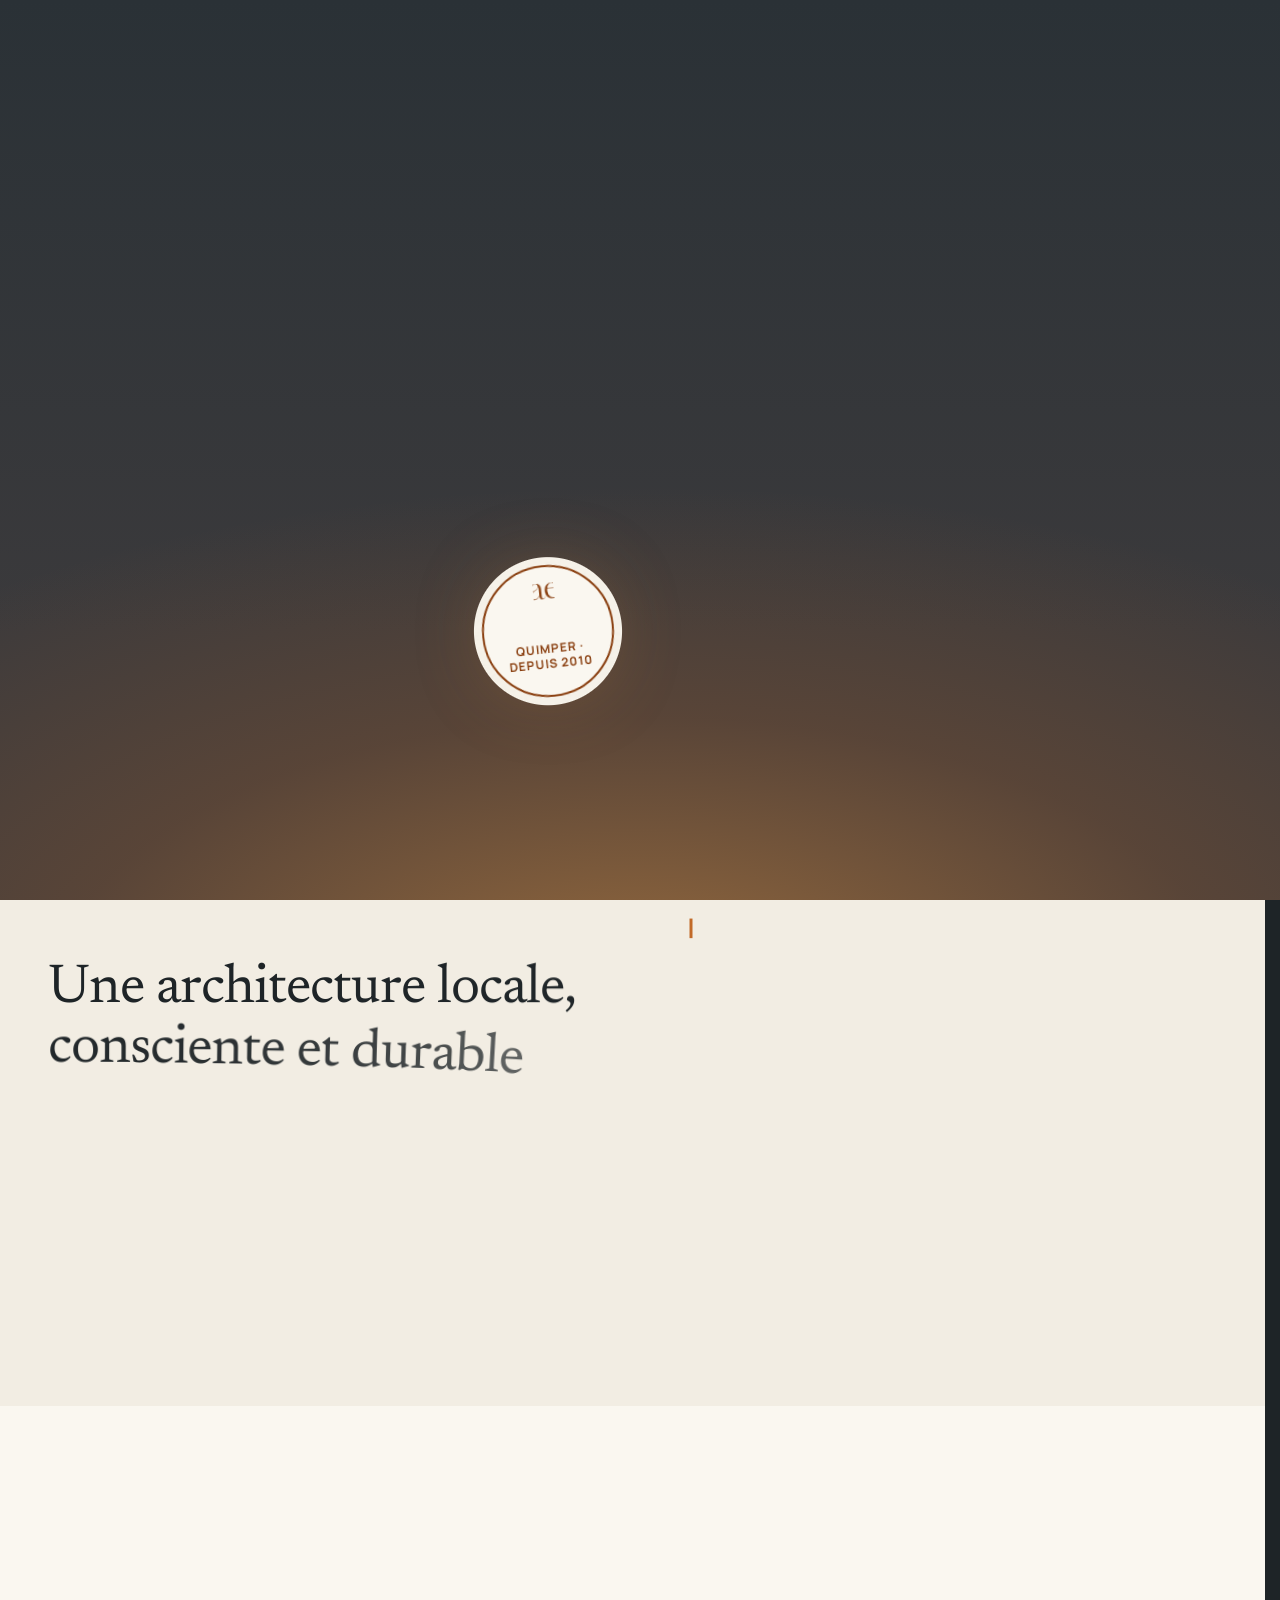
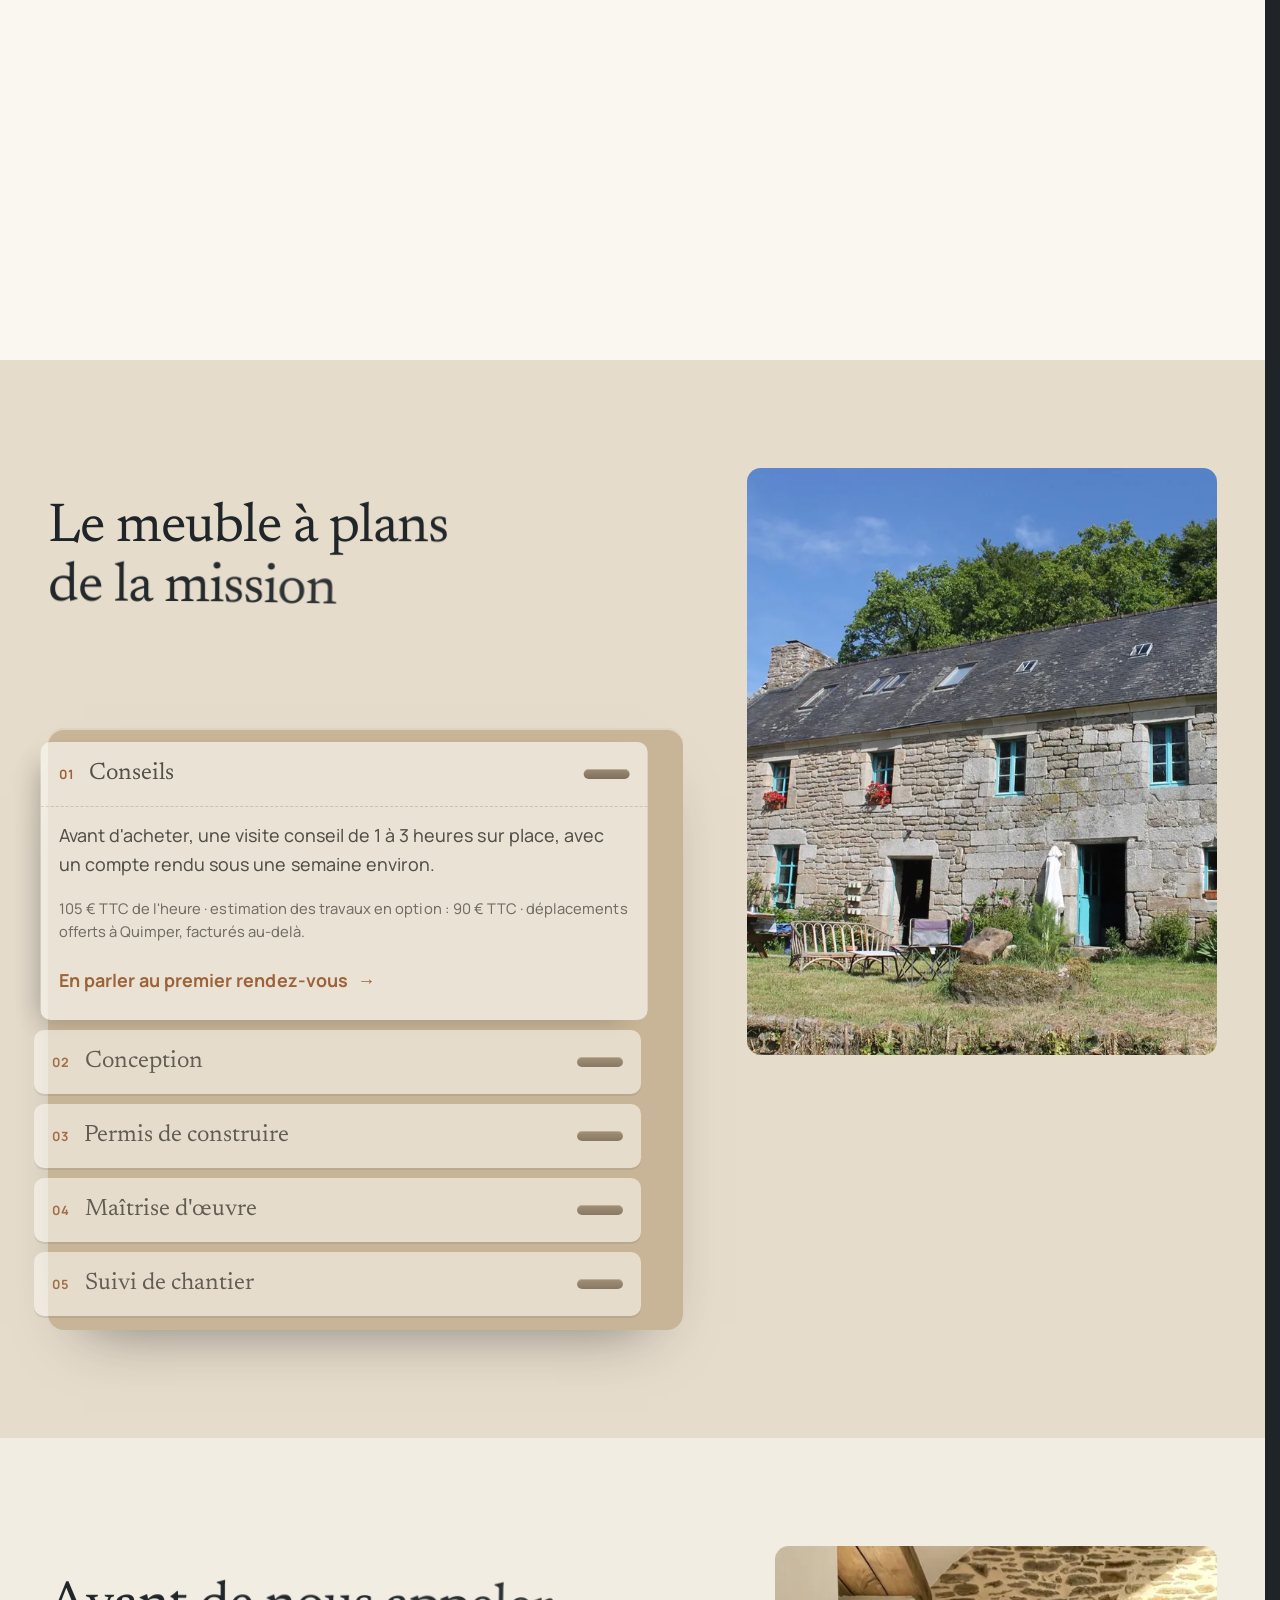
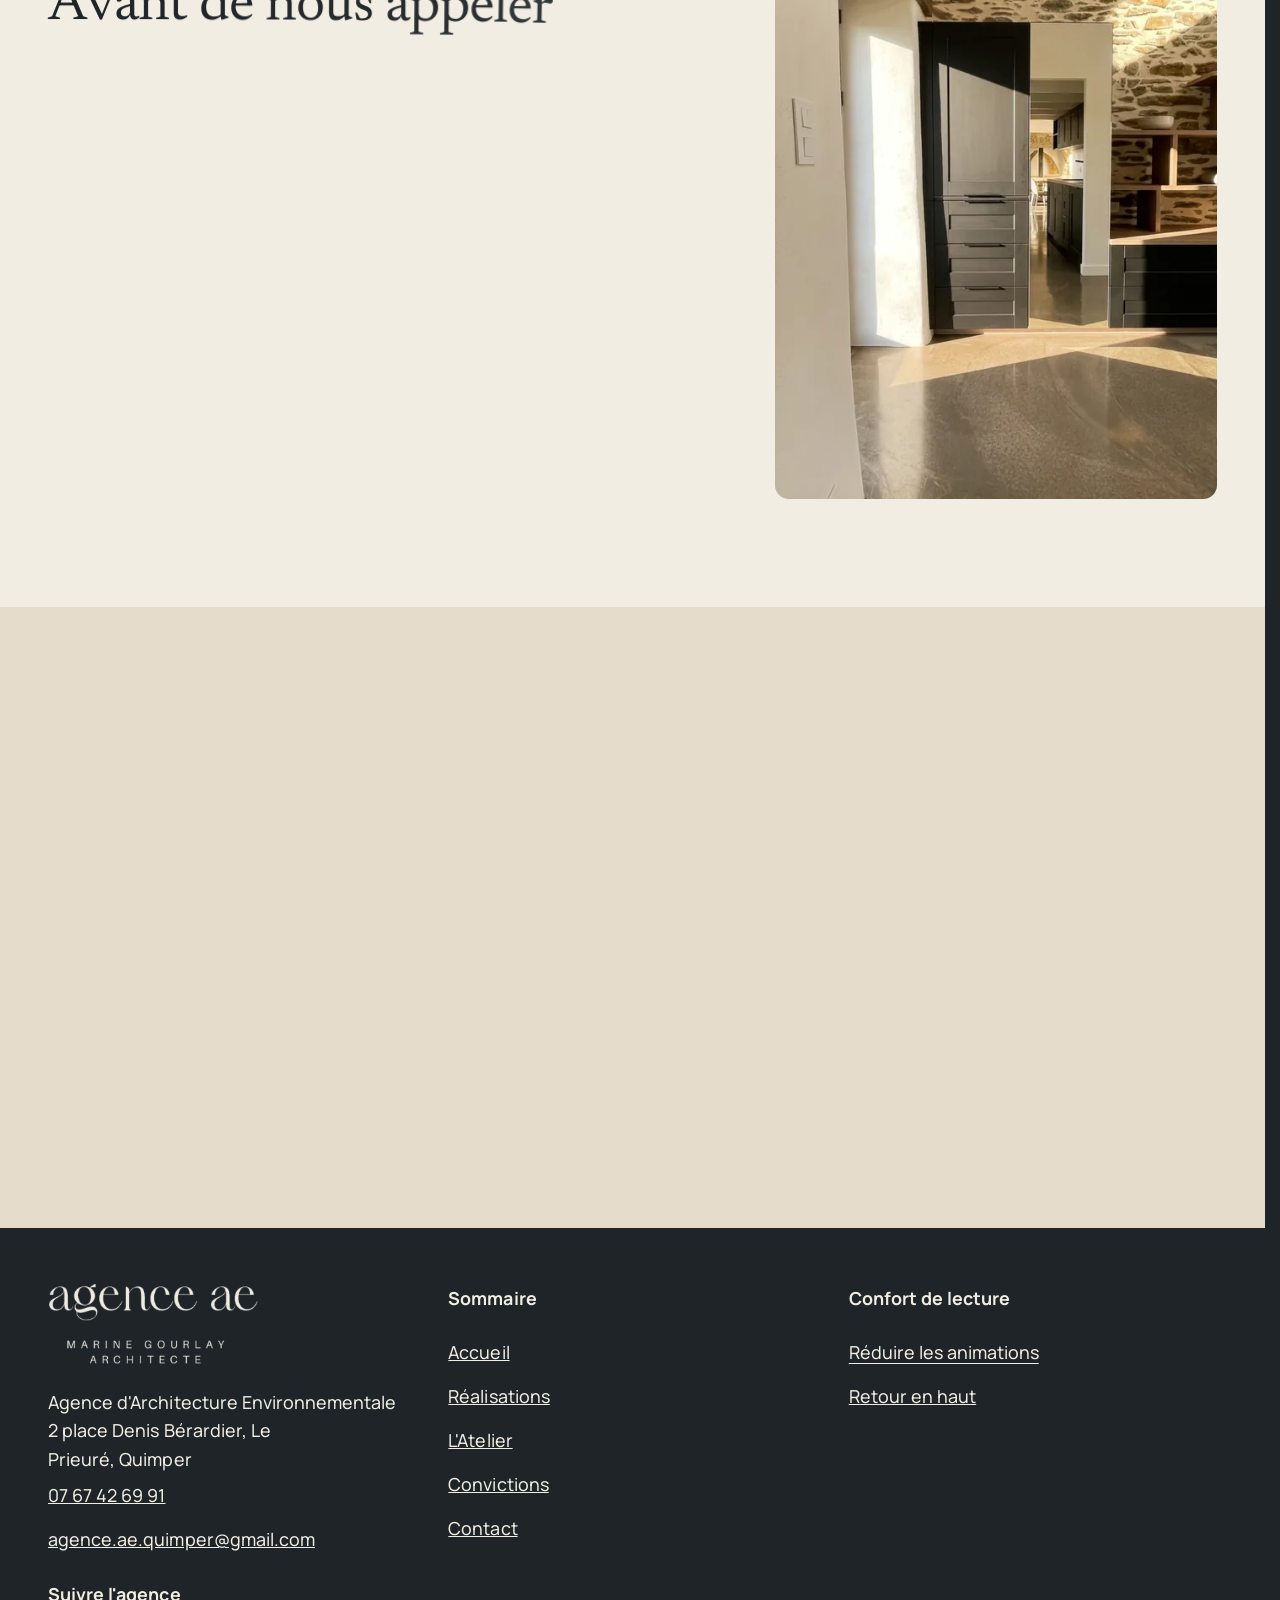
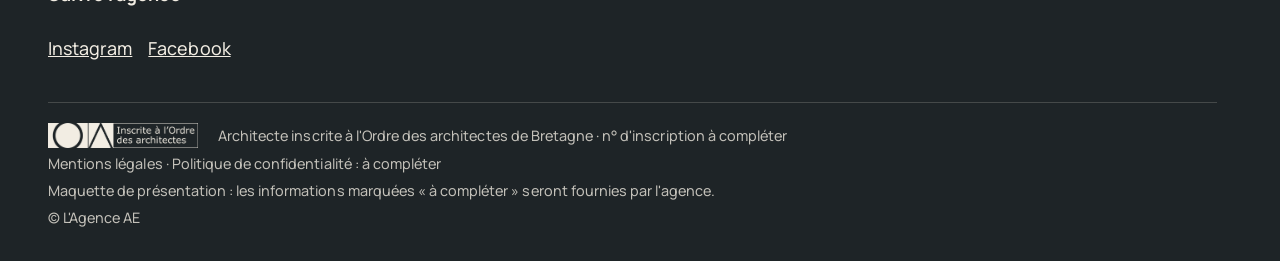
<file: atelier.html>
<!doctype html>
<html lang="fr" data-v="4">
<head>
<meta charset="utf-8">
<meta name="viewport" content="width=device-width, initial-scale=1, viewport-fit=cover">
<title>L&#39;Atelier : Marine Gourlay et son équipe, Agence AE</title>
<meta name="description" content="Une agence d&#39;architecture à taille humaine à Quimper depuis 2010 : l&#39;architecte, l&#39;équipe, la démarche et les questions fréquentes.">
<meta name="robots" content="noindex, nofollow">
<link rel="canonical" href="https://agence-ae-maquette.vercel.app/atelier">
<style>:root{--fond:#f2ede3;--texte:#1e2427;--voile-fond:#c26a28;--ouverture-fond:#1e2427;--menu-fond:#f2ede3}:root { --entete-h: 72px; --barres-h: 0px; } html { background: var(--fond); color: var(--texte); scrollbar-gutter: stable; } body { margin: 0; background: var(--fond); } html.js:not(.calme):not(.secours):not([data-arrivee="retour"]) [data-anime] { opacity: 0; } html.js:not(.calme):not(.secours):not([data-arrivee="retour"]) [data-anime].vu { opacity: 1; } [data-voile] { position: fixed; inset: 0; z-index: 900; background: var(--voile-fond); transform: translateY(100%); visibility: hidden; pointer-events: none; } html[data-arrivee="voile"]:not(.voile-leve):not(.calme):not(.secours) [data-voile] { transform: none; visibility: visible; } html.calme [data-voile], html.secours [data-voile] { visibility: hidden !important; } .ouverture-panneau { position: fixed; inset: 0; z-index: 850; display: none; place-content: center; justify-items: center; background: var(--ouverture-fond, var(--voile-fond)); color: var(--fond); text-align: center; } html.js[data-arrivee="intro"]:not(.calme):not(.secours):not(.intro-finie) .ouverture-panneau { display: grid; } html.defilement-bloque, html.defilement-bloque body, html.js[data-arrivee="intro"]:not(.calme):not(.secours):not(.intro-finie), html.js[data-arrivee="intro"]:not(.calme):not(.secours):not(.intro-finie) body, html[data-arrivee="voile"]:not(.voile-leve):not(.calme):not(.secours), html[data-arrivee="voile"]:not(.voile-leve):not(.calme):not(.secours) body { overflow: hidden; } html.js[data-arrivee="intro"]:not(.calme):not(.secours):not(.intro-finie) { background-color: var(--ouverture-fond, var(--voile-fond)); } html[data-arrivee="voile"]:not(.voile-leve):not(.calme):not(.secours) { background-color: var(--voile-fond); }</style>
<script>(function () {
var d = document.documentElement, ss = null, ls = null;
try { ss = window.sessionStorage; ls = window.localStorage; } catch (e) {}
d.classList.add('js');
var calme = false;
try { calme = !!ls && ls.getItem('socle:calme') === 'oui'; } catch (e) {}
if (!calme && window.matchMedia && matchMedia('(prefers-reduced-motion: reduce)').matches) calme = true;
if (calme) d.classList.add('calme');
var nav = performance.getEntriesByType ? performance.getEntriesByType('navigation')[0] : null;
var type = nav ? nav.type : 'navigate';
var depart = null;
try { depart = JSON.parse(ss.getItem('socle:depart') || 'null'); ss.removeItem('socle:depart'); } catch (e) {}
if (depart && !(Date.now() - depart.t < 15000)) depart = null;
var retourSection = false;
try { retourSection = !!ss.getItem('socle:calme-retour'); } catch (e) {}
var mode = type === 'back_forward' || retourSection ? 'retour' : type === 'reload' ? 'intro' : depart ? 'voile' : 'intro';
d.setAttribute('data-arrivee', mode);
if (mode === 'voile' && depart.couleur) d.style.setProperty('--voile-fond', depart.couleur);
if (type === 'reload' && 'scrollRestoration' in history) {
if (!retourSection) history.scrollRestoration = 'manual';
}
try {
var choisie = ls && ls.getItem('socle:langue');
var langue = (d.lang || '').slice(0, 2);
if (choisie && choisie !== langue && type === 'navigate' && !depart) {
var alt = document.querySelector('link[rel="alternate"][hreflang="' + choisie + '"]');
if (alt) location.replace(new URL(alt.href).pathname + location.search + location.hash);
}
} catch (e) {}
setTimeout(function () { if (!d.classList.contains('demarre')) d.classList.add('secours'); }, 2000);
})();</script>
<link rel="preload" href="/assets/fonts/newsreader.woff2" as="font" type="font/woff2" crossorigin>
<link rel="preload" href="/assets/fonts/manrope.woff2" as="font" type="font/woff2" crossorigin>
<link rel="stylesheet" href="/assets/css/socle.css?v=4">
<link rel="stylesheet" href="/assets/css/site.css?v=4">
<link rel="modulepreload" href="/assets/js/site.js?v=4">
<link rel="modulepreload" href="/assets/js/socle/index.js?v=4">
<script src="/assets/vendor/gsap.min.js" defer></script>
<script src="/assets/vendor/ScrollTrigger.min.js" defer></script>
<script src="/assets/vendor/SplitText.min.js" defer></script>
<script type="module" src="/assets/js/site.js?v=4"></script>
<meta name="theme-color" content="#f2ede3">
<link rel="icon" href="/assets/images/favicon.svg" type="image/svg+xml">
<link rel="apple-touch-icon" href="/assets/images/apple-touch-icon.png">
<meta property="og:type" content="website">
<meta property="og:site_name" content="agence ae">
<meta property="og:locale" content="fr_FR">
<meta property="og:title" content="L&#39;Atelier : Marine Gourlay et son équipe, Agence AE">
<meta property="og:description" content="Une agence d&#39;architecture à taille humaine à Quimper depuis 2010 : l&#39;architecte, l&#39;équipe, la démarche et les questions fréquentes.">
<meta property="og:url" content="https://agence-ae-maquette.vercel.app/atelier">
<meta property="og:image" content="https://agence-ae-maquette.vercel.app/assets/partage/atelier-fr.jpg">
<meta property="og:image:width" content="1200">
<meta property="og:image:height" content="630">
<meta property="og:image:alt" content="Marine Gourlay, architecte de l&#39;Agence AE à Quimper">
<meta name="twitter:card" content="summary_large_image">
<script type="application/ld+json">{"@context":"https://schema.org","@type":"ProfessionalService","name":"L'Agence AE","alternateName":"Agence d'Architecture Environnementale","url":"https://agence-ae-maquette.vercel.app/","telephone":"+33767426991","email":"agence.ae.quimper@gmail.com","foundingDate":"2010","founder":{"@type":"Person","name":"Marine Gourlay","jobTitle":"Architecte D.E. HMONP"},"address":{"@type":"PostalAddress","streetAddress":"2 place Denis Bérardier, Le Prieuré","addressLocality":"Quimper","addressRegion":"Bretagne","addressCountry":"FR"},"areaServed":["Quimper","Pont-l'Abbé","Concarneau","Bénodet","Fouesnant","Combrit","Moëlan-sur-Mer","Névez","Penmarc'h","Loctudy","Île-Tudy"],"sameAs":["https://www.instagram.com/agenceae","https://www.facebook.com/agenceaequimper"],"description":"Atelier d'architecture environnementale à Quimper : construction neuve, extension, rénovation et réhabilitation, locaux professionnels, en Sud Finistère."}</script>
</head>
<body id="haut">
<div data-voile data-forme="iris" aria-hidden="true"><div class="voile-contenu"><span class="voile-ae"></span><span data-voile-libelle>L&#39;Atelier</span></div></div>
<div class="ouverture-panneau" data-ouverture aria-hidden="true">
  <span class="ouverture-aube"></span>
  <div class="ouverture-scene">
    <svg class="ouverture-arc" viewBox="0 0 600 300" preserveAspectRatio="none"><path d="M20 290 A280 270 0 0 1 580 290" pathLength="1"/></svg>
    <span class="ouverture-soleil" data-ouverture-objet></span>
    <p class="ouverture-nom"><span class="ouv-l" style="--i:0"><span class="ouv-ombre">a</span><span class="ouv-lettre">a</span></span><span class="ouv-l" style="--i:1"><span class="ouv-ombre">g</span><span class="ouv-lettre">g</span></span><span class="ouv-l" style="--i:2"><span class="ouv-ombre">e</span><span class="ouv-lettre">e</span></span><span class="ouv-l" style="--i:3"><span class="ouv-ombre">n</span><span class="ouv-lettre">n</span></span><span class="ouv-l" style="--i:4"><span class="ouv-ombre">c</span><span class="ouv-lettre">c</span></span><span class="ouv-l" style="--i:5"><span class="ouv-ombre">e</span><span class="ouv-lettre">e</span></span><span class="ouv-esp"> </span><span class="ouv-l" style="--i:7"><span class="ouv-ombre">a</span><span class="ouv-lettre">a</span></span><span class="ouv-l" style="--i:8"><span class="ouv-ombre">e</span><span class="ouv-lettre">e</span></span></p>
    <span class="ouverture-trait"></span>
  </div>
  <p class="ouverture-ligne">Architecture environnementale · Quimper</p>
</div>
<a class="evitement" href="#contenu">Aller au contenu</a>
<header data-entete>
  <div class="entete-rangee">
    <a class="entete-logo" aria-label="agence ae, accueil" href="/" data-libelle="Accueil">
      <span class="logo-mot" role="img" aria-label="agence ae"></span>
    </a>
    <nav data-nav aria-label="Navigation principale">
      <ul><li><a href="/realisations" data-libelle="Réalisations">Réalisations</a></li><li><a href="/atelier" data-libelle="L&#39;Atelier" aria-current="page">L&#39;Atelier</a></li><li><a href="/convictions" data-libelle="Convictions">Convictions</a></li><li><a href="/contact" data-libelle="Contact">Contact</a></li></ul>
    </nav>
    <div class="entete-actions">
      <a class="bouton" href="/contact#rendez-vous" data-libelle="Contact">Premier rendez-vous</a>
      <button type="button" data-menu-bouton aria-controls="menu" aria-expanded="false" data-libelle-ouvrir="Menu" data-libelle-fermer="Fermer"><span data-libelle-bouton>Menu</span></button>
    </div>
  </div>
</header>
<div id="menu" data-menu role="dialog" aria-modal="true" aria-label="Menu">
  <ul><li style="--i:0"><a href="/" class="menu-lien" data-libelle="Accueil">Accueil</a></li><li style="--i:1"><a href="/realisations" class="menu-lien" data-libelle="Réalisations">Réalisations</a></li><li style="--i:2"><a href="/atelier" class="menu-lien" data-libelle="L&#39;Atelier" aria-current="page">L&#39;Atelier</a></li><li style="--i:3"><a href="/convictions" class="menu-lien" data-libelle="Convictions">Convictions</a></li><li style="--i:4"><a href="/contact" class="menu-lien" data-libelle="Contact">Contact</a></li></ul>
  <p><a class="bouton" href="tel:+33767426991">Appeler 07 67 42 69 91</a></p>
  <p><button type="button" class="lien" data-calme-bascule data-libelle-reduire="Réduire les animations" data-libelle-retablir="Rétablir les animations" data-libelle-systeme="Animations réduites par le réglage de votre appareil"><span data-libelle-bouton>Réduire les animations</span></button></p>
</div>
<main id="contenu" tabindex="-1">
<section class="atelier-tete" id="debut">
  <figure class="media atelier-fond" data-grok data-fx="parallaxe" data-fx-force="5" style="--cadrage:50% 50%">
  <picture><source media="(max-width: 760px) and (orientation: portrait)" srcset="/assets/images/grok/atelier-chaux-mobile-480.webp 480w" sizes="100vw">
    <img src="/assets/images/grok/atelier-chaux-1280.webp" srcset="/assets/images/grok/atelier-chaux-640.webp 640w, /assets/images/grok/atelier-chaux-1280.webp 1280w" sizes="100vw" alt="" width="1280" height="719" fetchpriority="high" loading="eager" decoding="async">
  </picture><figcaption class="mention-ia">Illustration générée</figcaption>
</figure>
  <div class="conteneur atelier-tete-grille">
    <div class="atelier-tete-texte">
      <p class="surtitre" data-anime="gsap" data-ouv>L&#39;Atelier</p>
      <h1 class="titre-ombre atelier-titre" data-texte="Une agence à taille humaine" data-grille="typo" data-effet="ombre-portee"><span class="ligne-masque"><span class="ouv-ligne" data-anime="gsap">Une agence à taille humaine</span></span></h1>
      <p class="atelier-intro" data-anime="gsap" data-ouv data-info-cle>Fondée en 2010 à Quimper, en Cornouaille, l&#39;agence est une structure artisanale : un accompagnement proche et personnel, de la première idée à la remise des clés.</p>
      <p class="atelier-actions" data-anime="gsap" data-ouv><a href="/contact#rendez-vous" class="bouton" data-libelle="Contact" data-action-principale>Demander un rendez-vous</a></p>
      <div class="cartouche" data-effet="cartouche" aria-label="Cartouche">
        <svg class="cartouche-traits" viewBox="0 0 600 220" preserveAspectRatio="none" aria-hidden="true"><path d="M1 1 H599 V219 H1 Z M1 60 H599 M400 60 V219 M1 120 H400 M1 170 H400" pathLength="1"/></svg>
        <p class="cartouche-projet">Agence d&#39;Architecture Environnementale</p>
        <p class="cartouche-nom"><span data-ecrit>Marine Gourlay</span></p>
        <p class="cartouche-titre"><span data-ecrit>Architecte D.E. HMONP</span></p>
        <p class="cartouche-ordre"><span data-ecrit>Ordre des architectes de Bretagne · Assurée à la MAF</span></p>
        <div class="cartouche-tampon" data-iris-centre="disque" aria-hidden="true"><span class="voile-ae"></span><span class="tampon-lieu">Quimper · depuis 2010</span></div>
      </div>
    </div>
    <figure class="media atelier-portrait" data-anime="gsap" data-ouv style="--cadrage:50% 50%;aspect-ratio:4 / 5">
  <picture>
    <img src="/assets/images/marine-gourlay-bureau-960.webp" srcset="/assets/images/marine-gourlay-bureau-640.webp 640w, /assets/images/marine-gourlay-bureau-960.webp 960w" sizes="(max-width: 760px) 70vw, 30vw" alt="Marine Gourlay à son bureau, nuancier à la main" width="960" height="1200" fetchpriority="high" loading="eager" decoding="async">
  </picture>
</figure>
  </div>
</section>
<section class="parcours" id="parcours">
  <div class="conteneur parcours-grille">
    <div>
      <p class="surtitre" data-anime>Parcours</p>
      <h2 data-anime="gsap" data-lettres>Une architecture locale, consciente et durable</h2>
      <p data-anime>L&#39;écoconstruction et l&#39;écorénovation ne sont pas une contrainte mais une responsabilité qui enrichit chaque projet : qualité, études complètes et préparation soignée du chantier.</p>
      <p class="parcours-reseaux" data-anime>Membre des réseaux Approche Éco-Habitat, MaEB, RFCP et Abibois.</p>
    </div>
    <div class="frise" data-visuel>
      <svg class="frise-trait" viewBox="0 0 20 600" preserveAspectRatio="none" aria-hidden="true" data-fx="trace"><path d="M10 4 V596"/></svg>
      <ol data-anime="cascade"><li><span class="frise-annee">2008</span><span class="frise-texte">Habilitation à la maîtrise d&#39;œuvre en son nom propre (HMONP), à Rennes</span></li><li><span class="frise-annee">2010</span><span class="frise-texte">Installation à Quimper : naissance de l&#39;agence</span></li><li><span class="frise-annee">2016</span><span class="frise-texte">Formation à la construction en paille (PROPAILLE)</span></li></ol>
    </div>
  </div>
</section>
<section class="equipe" id="equipe">
  <div class="conteneur">
    <p class="surtitre" data-anime>L&#39;équipe</p>
    <h2 class="titre-ombre" data-texte="Quatre métiers autour d&#39;un projet" data-effet="ombre-portee" data-anime>Quatre métiers autour d&#39;un projet</h2>
    <ul class="equipe-liste" data-anime="cascade"><li class="membre" data-visuel><span class="membre-monogramme" aria-hidden="true">MG</span><strong>Marine Gourlay</strong><span>Architecte D.E. HMONP, fondatrice</span></li><li class="membre" data-visuel><span class="membre-monogramme" aria-hidden="true">ML</span><strong>Matthieu Le Coz</strong><span>Maître d&#39;œuvre</span></li><li class="membre" data-visuel><span class="membre-monogramme" aria-hidden="true">HK</span><strong>Hugues de Kerckhove</strong><span>Métreur géomètre</span></li><li class="membre" data-visuel><span class="membre-monogramme" aria-hidden="true">MD</span><strong>Manon Duroy</strong><span>Architecte d&#39;intérieur et dessinatrice</span></li></ul>
  </div>
</section>
<section class="demarche" id="demarche" data-grille="scene" data-effet="meuble-a-plans">
  <div class="conteneur demarche-grille">
    <div class="demarche-texte">
      <p class="surtitre" data-anime>Notre démarche</p>
      <h2 data-anime="gsap" data-lettres>Le meuble à plans de la mission</h2>
      <p data-anime>Chaque tiroir est une étape de la mission. Ouvrez-les dans l&#39;ordre, ou directement celui qui vous concerne.</p>
      <div class="meuble">
        <div class="tiroir est-ouvert" data-tiroir="1">
          <h3 class="tiroir-titre"><button type="button" class="tiroir-facade" aria-expanded="true" aria-controls="tiroir-1"><span class="tiroir-num">01</span><span>Conseils</span><span class="tiroir-poignee" aria-hidden="true"></span></button></h3>
          <div class="tiroir-corps" id="tiroir-1">
            <div class="tiroir-dedans">
              <p>Avant d&#39;acheter, une visite conseil de 1 à 3 heures sur place, avec un compte rendu sous une semaine environ.</p>
              <p class="tiroir-detail">105 € TTC de l&#39;heure · estimation des travaux en option : 90 € TTC · déplacements offerts à Quimper, facturés au-delà.</p>
              <a href="/contact?projet=conseil#rendez-vous" class="lien-fleche" data-libelle="Contact">En parler au premier rendez-vous</a>
            </div>
          </div>
        </div><div class="tiroir" data-tiroir="2">
          <h3 class="tiroir-titre"><button type="button" class="tiroir-facade" aria-expanded="false" aria-controls="tiroir-2"><span class="tiroir-num">02</span><span>Conception</span><span class="tiroir-poignee" aria-hidden="true"></span></button></h3>
          <div class="tiroir-corps" id="tiroir-2" hidden>
            <div class="tiroir-dedans">
              <p>L&#39;esquisse représente environ une semaine de travail : étude réglementaire, visite du site, une ou deux options avec plans, perspectives et estimation des travaux.</p>
              <p class="tiroir-detail">Une esquisse payée est une esquisse soignée : c&#39;est elle qui fixe le projet.</p>
              <a href="/contact?projet=neuf#rendez-vous" class="lien-fleche" data-libelle="Contact">En parler au premier rendez-vous</a>
            </div>
          </div>
        </div><div class="tiroir" data-tiroir="3">
          <h3 class="tiroir-titre"><button type="button" class="tiroir-facade" aria-expanded="false" aria-controls="tiroir-3"><span class="tiroir-num">03</span><span>Permis de construire</span><span class="tiroir-poignee" aria-hidden="true"></span></button></h3>
          <div class="tiroir-corps" id="tiroir-3" hidden>
            <div class="tiroir-dedans">
              <p>Constitution et dépôt du dossier. Au-delà de 150 m² de surface de plancher, le recours à un architecte est obligatoire.</p>
              <p class="tiroir-detail">L&#39;architecte intervient en amont : jamais de simple tampon sur des plans qu&#39;il n&#39;a pas conçus.</p>
              <a href="/contact?projet=neuf#rendez-vous" class="lien-fleche" data-libelle="Contact">En parler au premier rendez-vous</a>
            </div>
          </div>
        </div><div class="tiroir" data-tiroir="4">
          <h3 class="tiroir-titre"><button type="button" class="tiroir-facade" aria-expanded="false" aria-controls="tiroir-4"><span class="tiroir-num">04</span><span>Maîtrise d&#39;œuvre</span><span class="tiroir-poignee" aria-hidden="true"></span></button></h3>
          <div class="tiroir-corps" id="tiroir-4" hidden>
            <div class="tiroir-dedans">
              <p>L&#39;agence consulte les entreprises adaptées au projet et vérifie leurs garanties, sans en imposer aucune : le choix final vous revient.</p>
              <p class="tiroir-detail">Un interlocuteur unique pour coordonner le projet.</p>
              <a href="/contact?projet=renovation#rendez-vous" class="lien-fleche" data-libelle="Contact">En parler au premier rendez-vous</a>
            </div>
          </div>
        </div><div class="tiroir" data-tiroir="5">
          <h3 class="tiroir-titre"><button type="button" class="tiroir-facade" aria-expanded="false" aria-controls="tiroir-5"><span class="tiroir-num">05</span><span>Suivi de chantier</span><span class="tiroir-poignee" aria-hidden="true"></span></button></h3>
          <div class="tiroir-corps" id="tiroir-5" hidden>
            <div class="tiroir-dedans">
              <p>L&#39;architecte dirige le chantier jusqu&#39;à la réception, sur tout type de projet, avec un chantier propre : tri des déchets, nettoyage, voisinage respecté.</p>
              <p class="tiroir-detail">La construction sèche en ossature bois produit peu de déchets et consomme peu d&#39;eau.</p>
              <a href="/contact?projet=renovation#rendez-vous" class="lien-fleche" data-libelle="Contact">En parler au premier rendez-vous</a>
            </div>
          </div>
        </div>
      </div>
    </div>
    <div class="demarche-images" aria-hidden="true">
      <figure class="media demarche-image est-visible" data-image-tiroir="1" style="--cadrage:50% 50%;aspect-ratio:4 / 5">
  <picture>
    <img src="/assets/images/tiroir-conseils-960.webp" srcset="/assets/images/tiroir-conseils-640.webp 640w, /assets/images/tiroir-conseils-960.webp 960w" sizes="(max-width: 760px) 72vw, 36vw" alt="" width="960" height="1200" loading="lazy" decoding="async">
  </picture>
</figure><figure class="media demarche-image" data-grok data-image-tiroir="2" style="--cadrage:50% 50%;aspect-ratio:4 / 5">
  <picture>
    <img src="/assets/images/grok/atelier-table-784.webp" srcset="/assets/images/grok/atelier-table-640.webp 640w, /assets/images/grok/atelier-table-784.webp 784w" sizes="(max-width: 760px) 72vw, 36vw" alt="" width="784" height="980" loading="lazy" decoding="async">
  </picture><figcaption class="mention-ia">Illustration générée</figcaption>
</figure><figure class="media demarche-image" data-image-tiroir="3" style="--cadrage:50% 50%;aspect-ratio:4 / 5">
  <picture>
    <img src="/assets/images/tiroir-permis-960.webp" srcset="/assets/images/tiroir-permis-640.webp 640w, /assets/images/tiroir-permis-960.webp 960w" sizes="(max-width: 760px) 72vw, 36vw" alt="" width="960" height="1200" loading="lazy" decoding="async">
  </picture>
</figure><figure class="media demarche-image" data-image-tiroir="4" style="--cadrage:50% 50%;aspect-ratio:4 / 5">
  <picture>
    <img src="/assets/images/tiroir-maitrise-960.webp" srcset="/assets/images/tiroir-maitrise-640.webp 640w, /assets/images/tiroir-maitrise-960.webp 960w" sizes="(max-width: 760px) 72vw, 36vw" alt="" width="960" height="1200" loading="lazy" decoding="async">
  </picture>
</figure><figure class="media demarche-image" data-image-tiroir="5" style="--cadrage:50% 50%;aspect-ratio:4 / 5">
  <picture>
    <img src="/assets/images/tiroir-chantier-960.webp" srcset="/assets/images/tiroir-chantier-640.webp 640w, /assets/images/tiroir-chantier-960.webp 960w" sizes="(max-width: 760px) 72vw, 36vw" alt="" width="960" height="1200" loading="lazy" decoding="async">
  </picture>
</figure>
    </div>
  </div>
</section>
<section class="faq" id="faq">
  <div class="conteneur faq-grille">
    <div>
      <p class="surtitre" data-anime>Questions fréquentes</p>
      <h2 data-anime="gsap" data-lettres>Avant de nous appeler</h2>
      <div class="faq-liste" data-anime="cascade"><details class="faq-item"><summary>Pourquoi faire appel à un architecte ?</summary><div class="faq-reponse"><p>C&#39;est le seul professionnel qui peut suivre votre projet de la conception à la réalisation, avec un projet sur mesure et un interlocuteur unique. Vous pouvez vérifier son inscription au tableau de l&#39;Ordre des architectes. Un projet bien conçu se valorise souvent mieux à la revente : c&#39;est un repère, pas une garantie.</p></div></details><details class="faq-item"><summary>Architecte ou maître d&#39;œuvre, quelle différence ?</summary><div class="faq-reponse"><p>Maître d&#39;œuvre désigne un rôle dans une opération, pas un titre ni une qualification. Pour porter le titre d&#39;architecte, il faut le diplôme d&#39;État, l&#39;habilitation HMONP et l&#39;inscription à l&#39;Ordre.</p></div></details><details class="faq-item"><summary>L&#39;architecte est-il obligatoire ?</summary><div class="faq-reponse"><p>Oui, à partir de 150 m² de surface de plancher pour un permis de construire. En dessous, il reste le seul à pouvoir suivre le projet de bout en bout.</p></div></details><details class="faq-item"><summary>Comment préparer le premier rendez-vous ?</summary><div class="faq-reponse"><p>Apportez si possible des plans et des photos (ce n&#39;est pas obligatoire), et réfléchissez à vos besoins, à votre budget et à vos délais. Le premier rendez-vous est gratuit et sans engagement.</p></div></details><details class="faq-item"><summary>Combien coûte un architecte ?</summary><div class="faq-reponse"><p>Les honoraires dépendent de la taille du projet, de sa complexité et de l&#39;étendue de la mission (partielle ou complète). Un contrat qui fait office de devis vous est envoyé par e-mail après le premier rendez-vous. À titre de repère, l&#39;agence indique qu&#39;ils restent en général inférieurs à la TVA des travaux : à confirmer pour chaque projet.</p></div></details><details class="faq-item"><summary>Pourquoi l&#39;esquisse est-elle payante ?</summary><div class="faq-reponse"><p>Elle représente environ une semaine de travail : étude réglementaire, visite du site, une ou deux options avec plans, perspectives et estimation des travaux. Une esquisse offerte est souvent une esquisse bâclée.</p></div></details><details class="faq-item"><summary>Proposez-vous des visites conseil avant achat ?</summary><div class="faq-reponse"><p>Oui : 105 € TTC de l&#39;heure, pour 1 à 3 heures sur place, avec un compte rendu sous une semaine environ. L&#39;estimation des travaux est en option (90 € TTC). Les déplacements sont offerts à Quimper et facturés au-delà.</p></div></details></div>
    </div>
    <figure class="media faq-media" data-fx="parallaxe" style="--cadrage:50% 50%;aspect-ratio:4 / 5">
  <picture>
    <img src="/assets/images/faq-interieur-960.webp" srcset="/assets/images/faq-interieur-640.webp 640w, /assets/images/faq-interieur-960.webp 960w" sizes="(max-width: 760px) 100vw, 34vw" alt="Intérieur de la remise de Tréguennec, double hauteur et pierre" width="960" height="1200" loading="lazy" decoding="async">
  </picture>
</figure>
  </div>
</section>
<section class="fin" id="fin">
  <div class="conteneur fin-grille">
    <div class="fin-texte">
      <h2 class="titre-ombre" data-texte="Rencontrons-nous" data-effet="ombre-portee" data-anime>Rencontrons-nous</h2>
      <p data-anime>Le premier rendez-vous est gratuit et sans engagement.</p>
      <p class="fin-actions" data-anime><a href="/contact#rendez-vous" class="bouton bouton--soleil" data-libelle="Contact" data-survol="magnetique">Demander un rendez-vous</a></p>
    </div>
    <figure class="media fin-media" data-anime="rideau" style="--cadrage:50% 50%;aspect-ratio:4 / 5">
  <picture>
    <img src="/assets/images/marine-gourlay-960.webp" srcset="/assets/images/marine-gourlay-640.webp 640w, /assets/images/marine-gourlay-960.webp 960w" sizes="(max-width: 760px) 100vw, 38vw" alt="Marine Gourlay, architecte, devant un mur de pierre" width="960" height="1200" loading="lazy" decoding="async">
  </picture>
</figure>
  </div>
</section>
</main>
<footer class="pied" id="pied">
  <div class="conteneur pied-grille">
    <div>
      <p class="pied-nom"><span class="logo-marque" role="img" aria-label="agence ae, Marine Gourlay architecte"></span></p>
      <p>Agence d&#39;Architecture Environnementale<br>2 place Denis Bérardier, Le Prieuré, Quimper<br><a href="tel:+33767426991">07 67 42 69 91</a><br><a href="mailto:agence.ae.quimper@gmail.com">agence.ae.quimper@gmail.com</a></p>
      <p><strong>Suivre l&#39;agence</strong></p>
      <ul class="pied-reseaux"><li><a href="https://www.instagram.com/agenceae" target="_blank" rel="noopener">Instagram</a></li><li><a href="https://www.facebook.com/agenceaequimper" target="_blank" rel="noopener">Facebook</a></li></ul>
    </div>
    <nav aria-label="Sommaire">
      <p><strong>Sommaire</strong></p>
      <ul><li><a href="/" data-libelle="Accueil">Accueil</a></li><li><a href="/realisations" data-libelle="Réalisations">Réalisations</a></li><li><a href="/atelier" data-libelle="L&#39;Atelier" aria-current="page">L&#39;Atelier</a></li><li><a href="/convictions" data-libelle="Convictions">Convictions</a></li><li><a href="/contact" data-libelle="Contact">Contact</a></li></ul>
    </nav>
    <div>
      <p><strong>Confort de lecture</strong></p>
      <ul>
        <li><button type="button" class="lien" data-calme-bascule data-libelle-reduire="Réduire les animations" data-libelle-retablir="Rétablir les animations" data-libelle-systeme="Animations réduites par le réglage de votre appareil"><span data-libelle-bouton>Réduire les animations</span></button></li>
        <li><a href="#haut" data-sans-transition>Retour en haut</a></li>
      </ul>
    </div>
  </div>
  <div class="conteneur pied-bas"><p class="pied-ordre"><span class="logo-ordre" role="img" aria-label="Inscrite à l'Ordre des architectes"></span>Architecte inscrite à l&#39;Ordre des architectes de Bretagne · n° d&#39;inscription à compléter</p><p>Mentions légales · Politique de confidentialité : à compléter</p><p>Maquette de présentation : les informations marquées « à compléter » seront fournies par l&#39;agence.</p><p>© L'Agence AE</p></div>
</footer>
<div data-barre-fixe>
  <a class="bouton bouton--contour" href="tel:+33767426991">Appeler</a>
  <a class="bouton" href="/contact#rendez-vous" data-libelle="Contact">Rendez-vous</a>
</div>
<div class="fil-soleil" data-grille="fil" data-effet="course-du-soleil" data-audit-ignorer aria-hidden="true"><span class="fil-rail"></span><span class="fil-trace"></span><ol class="fil-heures"></ol><span class="fil-astre"></span></div>
</body>
</html>
</file>
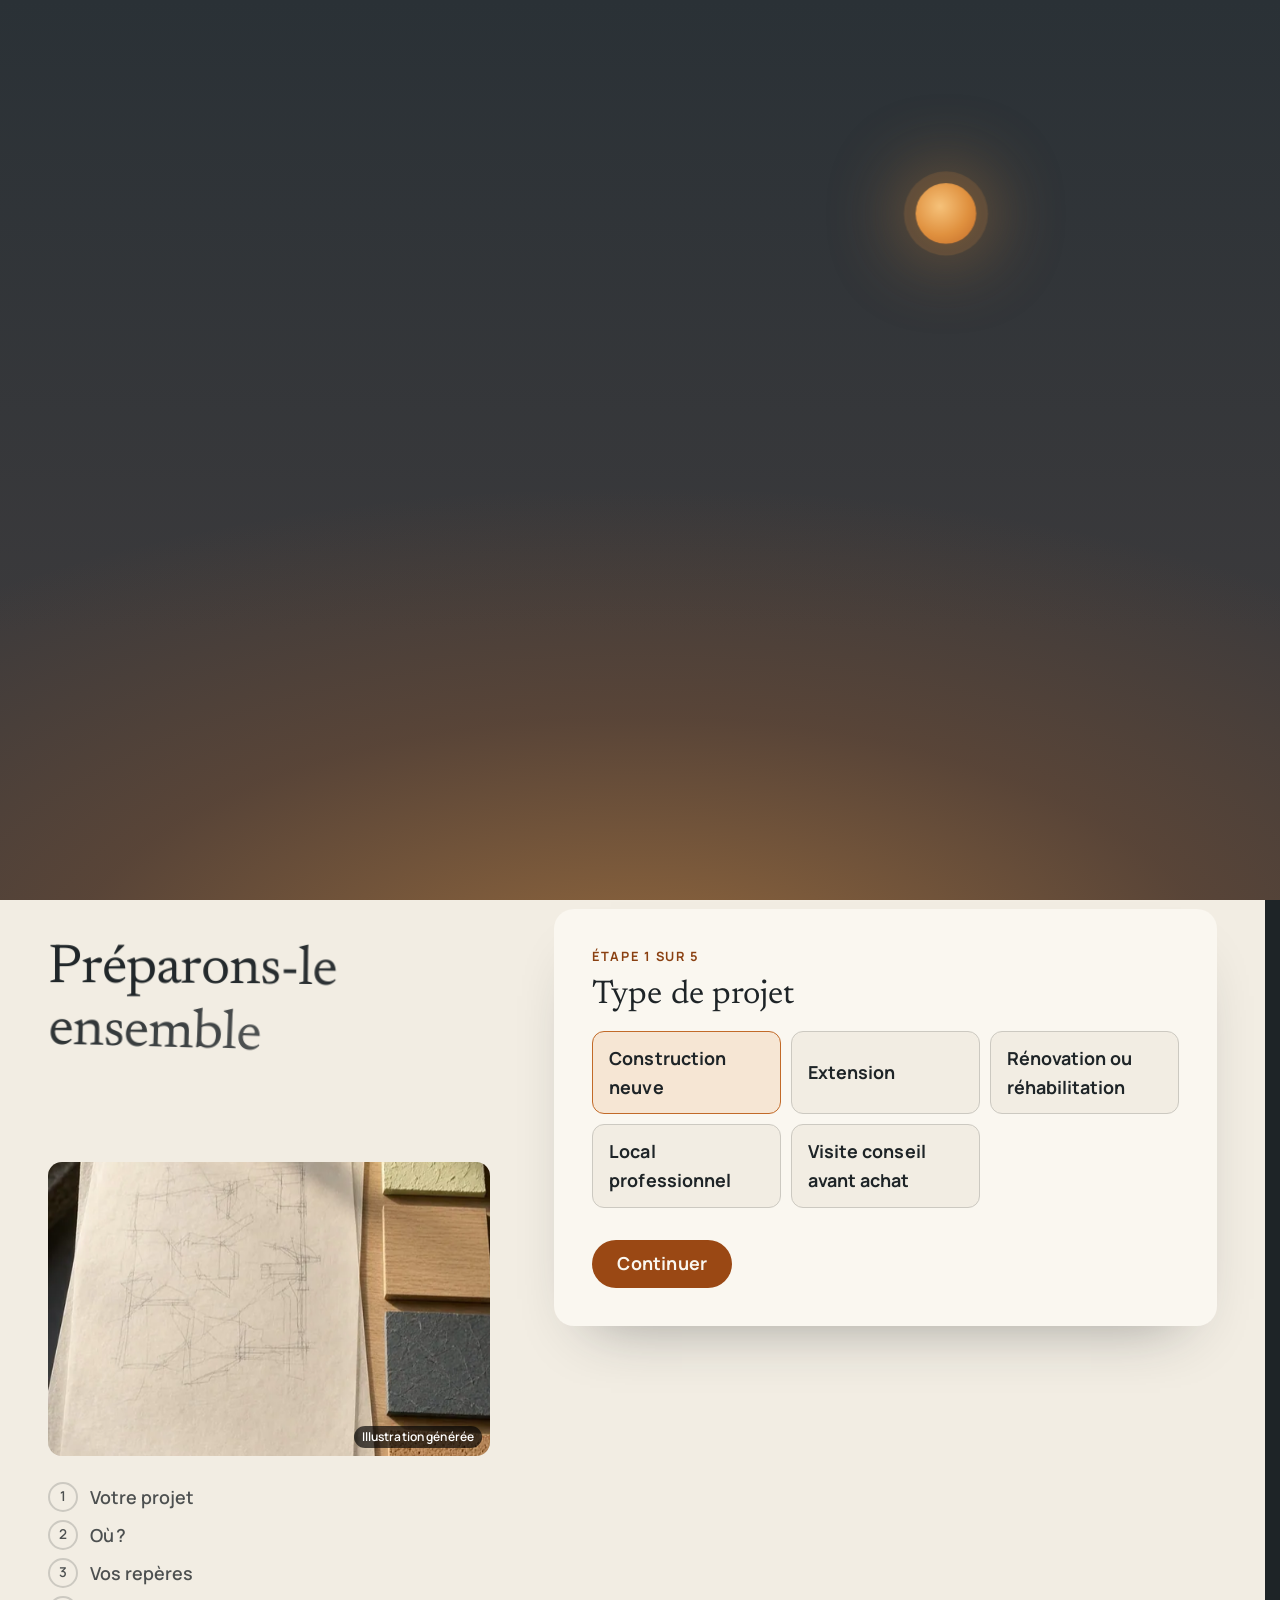
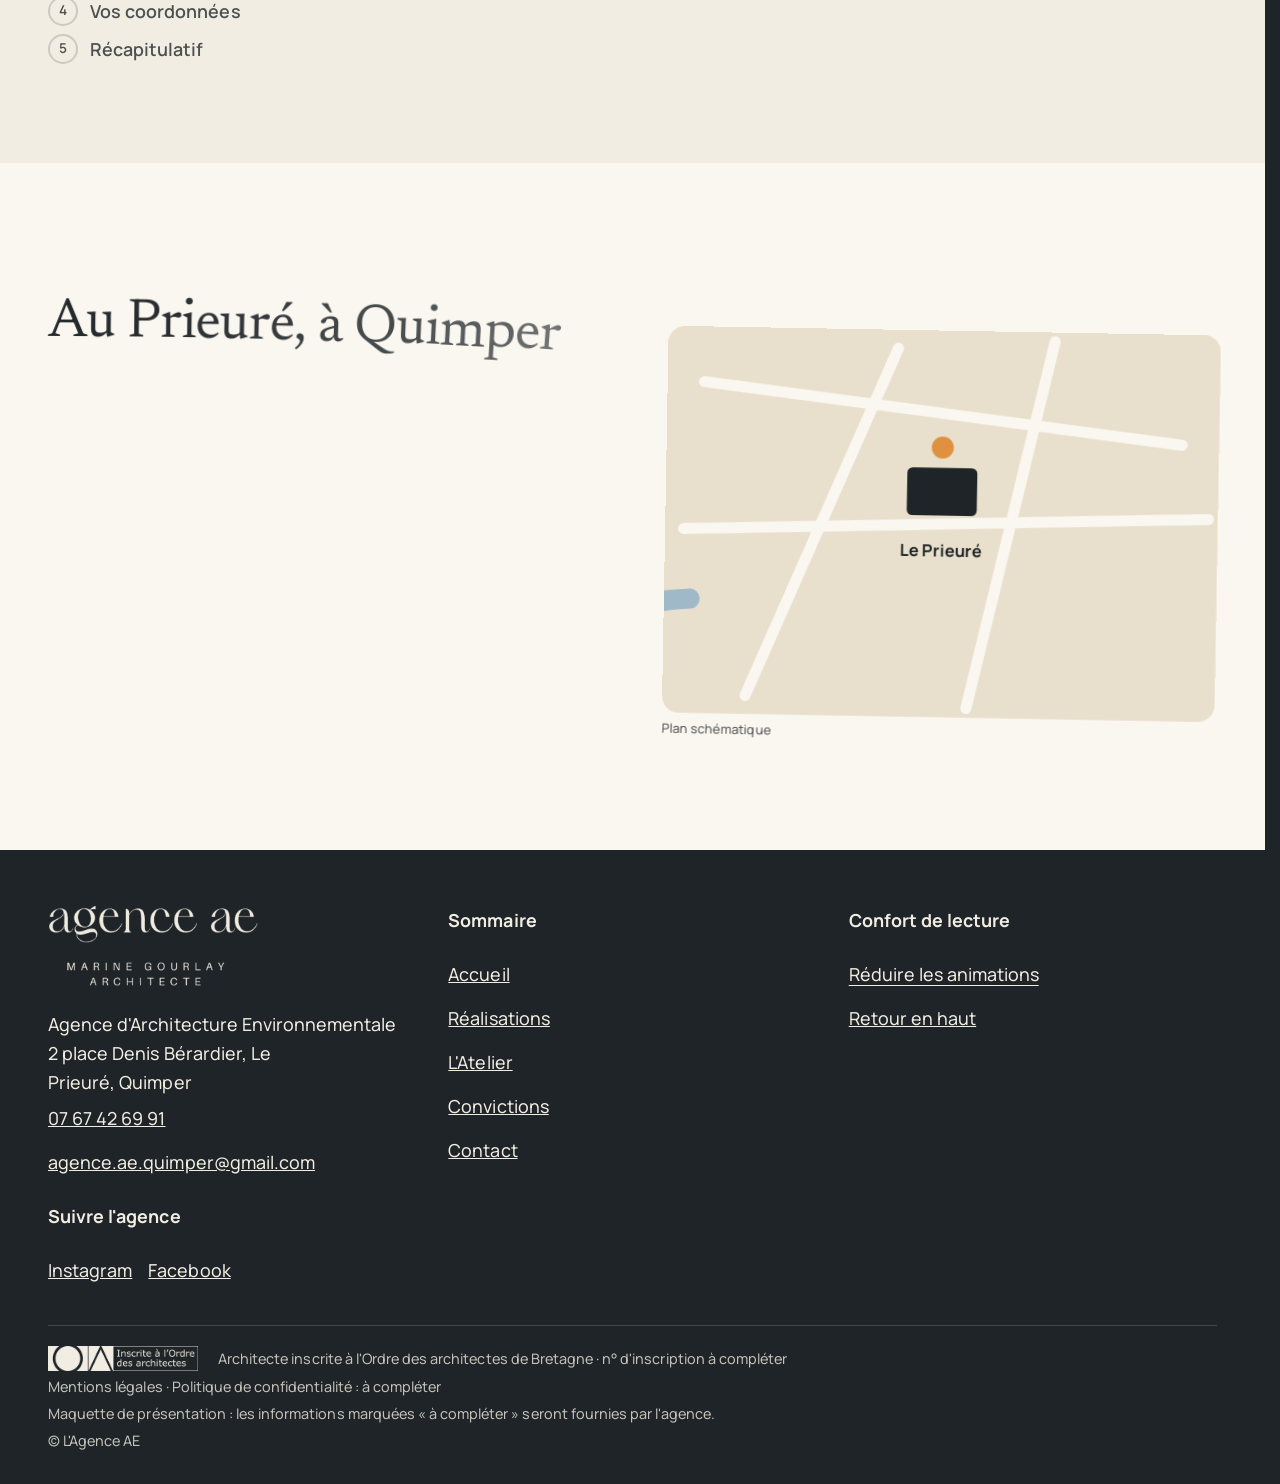
<file: contact.html>
<!doctype html>
<html lang="fr" data-v="4">
<head>
<meta charset="utf-8">
<meta name="viewport" content="width=device-width, initial-scale=1, viewport-fit=cover">
<title>Contact et premier rendez-vous : Agence AE, Quimper</title>
<meta name="description" content="Premier rendez-vous gratuit et sans engagement avec l&#39;Agence AE à Quimper : téléphone, e-mail, accès.">
<meta name="robots" content="noindex, nofollow">
<link rel="canonical" href="https://agence-ae-maquette.vercel.app/contact">
<style>:root{--fond:#f2ede3;--texte:#1e2427;--voile-fond:#c26a28;--ouverture-fond:#1e2427;--menu-fond:#f2ede3}:root { --entete-h: 72px; --barres-h: 0px; } html { background: var(--fond); color: var(--texte); scrollbar-gutter: stable; } body { margin: 0; background: var(--fond); } html.js:not(.calme):not(.secours):not([data-arrivee="retour"]) [data-anime] { opacity: 0; } html.js:not(.calme):not(.secours):not([data-arrivee="retour"]) [data-anime].vu { opacity: 1; } [data-voile] { position: fixed; inset: 0; z-index: 900; background: var(--voile-fond); transform: translateY(100%); visibility: hidden; pointer-events: none; } html[data-arrivee="voile"]:not(.voile-leve):not(.calme):not(.secours) [data-voile] { transform: none; visibility: visible; } html.calme [data-voile], html.secours [data-voile] { visibility: hidden !important; } .ouverture-panneau { position: fixed; inset: 0; z-index: 850; display: none; place-content: center; justify-items: center; background: var(--ouverture-fond, var(--voile-fond)); color: var(--fond); text-align: center; } html.js[data-arrivee="intro"]:not(.calme):not(.secours):not(.intro-finie) .ouverture-panneau { display: grid; } html.defilement-bloque, html.defilement-bloque body, html.js[data-arrivee="intro"]:not(.calme):not(.secours):not(.intro-finie), html.js[data-arrivee="intro"]:not(.calme):not(.secours):not(.intro-finie) body, html[data-arrivee="voile"]:not(.voile-leve):not(.calme):not(.secours), html[data-arrivee="voile"]:not(.voile-leve):not(.calme):not(.secours) body { overflow: hidden; } html.js[data-arrivee="intro"]:not(.calme):not(.secours):not(.intro-finie) { background-color: var(--ouverture-fond, var(--voile-fond)); } html[data-arrivee="voile"]:not(.voile-leve):not(.calme):not(.secours) { background-color: var(--voile-fond); }</style>
<script>(function () {
var d = document.documentElement, ss = null, ls = null;
try { ss = window.sessionStorage; ls = window.localStorage; } catch (e) {}
d.classList.add('js');
var calme = false;
try { calme = !!ls && ls.getItem('socle:calme') === 'oui'; } catch (e) {}
if (!calme && window.matchMedia && matchMedia('(prefers-reduced-motion: reduce)').matches) calme = true;
if (calme) d.classList.add('calme');
var nav = performance.getEntriesByType ? performance.getEntriesByType('navigation')[0] : null;
var type = nav ? nav.type : 'navigate';
var depart = null;
try { depart = JSON.parse(ss.getItem('socle:depart') || 'null'); ss.removeItem('socle:depart'); } catch (e) {}
if (depart && !(Date.now() - depart.t < 15000)) depart = null;
var retourSection = false;
try { retourSection = !!ss.getItem('socle:calme-retour'); } catch (e) {}
var mode = type === 'back_forward' || retourSection ? 'retour' : type === 'reload' ? 'intro' : depart ? 'voile' : 'intro';
d.setAttribute('data-arrivee', mode);
if (mode === 'voile' && depart.couleur) d.style.setProperty('--voile-fond', depart.couleur);
if (type === 'reload' && 'scrollRestoration' in history) {
if (!retourSection) history.scrollRestoration = 'manual';
}
try {
var choisie = ls && ls.getItem('socle:langue');
var langue = (d.lang || '').slice(0, 2);
if (choisie && choisie !== langue && type === 'navigate' && !depart) {
var alt = document.querySelector('link[rel="alternate"][hreflang="' + choisie + '"]');
if (alt) location.replace(new URL(alt.href).pathname + location.search + location.hash);
}
} catch (e) {}
setTimeout(function () { if (!d.classList.contains('demarre')) d.classList.add('secours'); }, 2000);
})();</script>
<link rel="preload" href="/assets/fonts/newsreader.woff2" as="font" type="font/woff2" crossorigin>
<link rel="preload" href="/assets/fonts/manrope.woff2" as="font" type="font/woff2" crossorigin>
<link rel="stylesheet" href="/assets/css/socle.css?v=4">
<link rel="stylesheet" href="/assets/css/site.css?v=4">
<link rel="modulepreload" href="/assets/js/site.js?v=4">
<link rel="modulepreload" href="/assets/js/socle/index.js?v=4">
<script src="/assets/vendor/gsap.min.js" defer></script>
<script src="/assets/vendor/ScrollTrigger.min.js" defer></script>
<script src="/assets/vendor/SplitText.min.js" defer></script>
<script type="module" src="/assets/js/site.js?v=4"></script>
<meta name="theme-color" content="#f2ede3">
<link rel="icon" href="/assets/images/favicon.svg" type="image/svg+xml">
<link rel="apple-touch-icon" href="/assets/images/apple-touch-icon.png">
<meta property="og:type" content="website">
<meta property="og:site_name" content="agence ae">
<meta property="og:locale" content="fr_FR">
<meta property="og:title" content="Contact et premier rendez-vous : Agence AE, Quimper">
<meta property="og:description" content="Premier rendez-vous gratuit et sans engagement avec l&#39;Agence AE à Quimper : téléphone, e-mail, accès.">
<meta property="og:url" content="https://agence-ae-maquette.vercel.app/contact">
<meta property="og:image" content="https://agence-ae-maquette.vercel.app/assets/partage/contact-fr.jpg">
<meta property="og:image:width" content="1200">
<meta property="og:image:height" content="630">
<meta property="og:image:alt" content="Contacter l&#39;Agence AE à Quimper">
<meta name="twitter:card" content="summary_large_image">
<script type="application/ld+json">{"@context":"https://schema.org","@type":"ProfessionalService","name":"L'Agence AE","alternateName":"Agence d'Architecture Environnementale","url":"https://agence-ae-maquette.vercel.app/","telephone":"+33767426991","email":"agence.ae.quimper@gmail.com","foundingDate":"2010","founder":{"@type":"Person","name":"Marine Gourlay","jobTitle":"Architecte D.E. HMONP"},"address":{"@type":"PostalAddress","streetAddress":"2 place Denis Bérardier, Le Prieuré","addressLocality":"Quimper","addressRegion":"Bretagne","addressCountry":"FR"},"areaServed":["Quimper","Pont-l'Abbé","Concarneau","Bénodet","Fouesnant","Combrit","Moëlan-sur-Mer","Névez","Penmarc'h","Loctudy","Île-Tudy"],"sameAs":["https://www.instagram.com/agenceae","https://www.facebook.com/agenceaequimper"],"description":"Atelier d'architecture environnementale à Quimper : construction neuve, extension, rénovation et réhabilitation, locaux professionnels, en Sud Finistère."}</script>
</head>
<body id="haut">
<div data-voile data-forme="iris" aria-hidden="true"><div class="voile-contenu"><span class="voile-ae"></span><span data-voile-libelle>Contact</span></div></div>
<div class="ouverture-panneau" data-ouverture aria-hidden="true">
  <span class="ouverture-aube"></span>
  <div class="ouverture-scene">
    <svg class="ouverture-arc" viewBox="0 0 600 300" preserveAspectRatio="none"><path d="M20 290 A280 270 0 0 1 580 290" pathLength="1"/></svg>
    <span class="ouverture-soleil" data-ouverture-objet></span>
    <p class="ouverture-nom"><span class="ouv-l" style="--i:0"><span class="ouv-ombre">a</span><span class="ouv-lettre">a</span></span><span class="ouv-l" style="--i:1"><span class="ouv-ombre">g</span><span class="ouv-lettre">g</span></span><span class="ouv-l" style="--i:2"><span class="ouv-ombre">e</span><span class="ouv-lettre">e</span></span><span class="ouv-l" style="--i:3"><span class="ouv-ombre">n</span><span class="ouv-lettre">n</span></span><span class="ouv-l" style="--i:4"><span class="ouv-ombre">c</span><span class="ouv-lettre">c</span></span><span class="ouv-l" style="--i:5"><span class="ouv-ombre">e</span><span class="ouv-lettre">e</span></span><span class="ouv-esp"> </span><span class="ouv-l" style="--i:7"><span class="ouv-ombre">a</span><span class="ouv-lettre">a</span></span><span class="ouv-l" style="--i:8"><span class="ouv-ombre">e</span><span class="ouv-lettre">e</span></span></p>
    <span class="ouverture-trait"></span>
  </div>
  <p class="ouverture-ligne">Architecture environnementale · Quimper</p>
</div>
<a class="evitement" href="#contenu">Aller au contenu</a>
<header data-entete>
  <div class="entete-rangee">
    <a class="entete-logo" aria-label="agence ae, accueil" href="/" data-libelle="Accueil">
      <span class="logo-mot" role="img" aria-label="agence ae"></span>
    </a>
    <nav data-nav aria-label="Navigation principale">
      <ul><li><a href="/realisations" data-libelle="Réalisations">Réalisations</a></li><li><a href="/atelier" data-libelle="L&#39;Atelier">L&#39;Atelier</a></li><li><a href="/convictions" data-libelle="Convictions">Convictions</a></li><li><a href="/contact" data-libelle="Contact" aria-current="page">Contact</a></li></ul>
    </nav>
    <div class="entete-actions">
      <a class="bouton" href="/contact#rendez-vous" data-libelle="Contact">Premier rendez-vous</a>
      <button type="button" data-menu-bouton aria-controls="menu" aria-expanded="false" data-libelle-ouvrir="Menu" data-libelle-fermer="Fermer"><span data-libelle-bouton>Menu</span></button>
    </div>
  </div>
</header>
<div id="menu" data-menu role="dialog" aria-modal="true" aria-label="Menu">
  <ul><li style="--i:0"><a href="/" class="menu-lien" data-libelle="Accueil">Accueil</a></li><li style="--i:1"><a href="/realisations" class="menu-lien" data-libelle="Réalisations">Réalisations</a></li><li style="--i:2"><a href="/atelier" class="menu-lien" data-libelle="L&#39;Atelier">L&#39;Atelier</a></li><li style="--i:3"><a href="/convictions" class="menu-lien" data-libelle="Convictions">Convictions</a></li><li style="--i:4"><a href="/contact" class="menu-lien" data-libelle="Contact" aria-current="page">Contact</a></li></ul>
  <p><a class="bouton" href="tel:+33767426991">Appeler 07 67 42 69 91</a></p>
  <p><button type="button" class="lien" data-calme-bascule data-libelle-reduire="Réduire les animations" data-libelle-retablir="Rétablir les animations" data-libelle-systeme="Animations réduites par le réglage de votre appareil"><span data-libelle-bouton>Réduire les animations</span></button></p>
</div>
<main id="contenu" tabindex="-1">
<section class="contact-tete" id="debut">
  <div class="conteneur contact-tete-grille">
    <div>
      <p class="surtitre" data-anime="gsap" data-ouv>Contact</p>
      <h1 class="titre-ombre contact-titre" data-texte="Parlons de votre projet" data-grille="typo" data-effet="ombre-portee"><span class="ligne-masque"><span class="ouv-ligne" data-anime="gsap">Parlons de votre projet</span></span></h1>
      <p class="contact-info" data-anime="gsap" data-ouv data-info-cle><span class="pastille-soleil" aria-hidden="true"></span>Premier rendez-vous gratuit et sans engagement</p>
    </div>
    <div class="contact-numero-boite">
      <span class="contact-soleil" data-iris-centre="disque" aria-hidden="true"></span>
      <a class="contact-numero" href="tel:+33767426991" data-effet="numero-trace" aria-label="Téléphone 07 67 42 69 91"><span class="num-c" style="--i:0">0</span><span class="num-c" style="--i:1">7</span><span class="num-esp"> </span><span class="num-c" style="--i:3">6</span><span class="num-c" style="--i:4">7</span><span class="num-esp"> </span><span class="num-c" style="--i:6">4</span><span class="num-c" style="--i:7">2</span><span class="num-esp"> </span><span class="num-c" style="--i:9">6</span><span class="num-c" style="--i:10">9</span><span class="num-esp"> </span><span class="num-c" style="--i:12">9</span><span class="num-c" style="--i:13">1</span></a>
      <p class="contact-coord" data-anime="gsap" data-ouv><a href="mailto:agence.ae.quimper@gmail.com">agence.ae.quimper@gmail.com</a><span>2 place Denis Bérardier, Le Prieuré, Quimper</span></p>
      <p data-anime="gsap" data-ouv><a class="bouton" href="#rendez-vous" data-action-principale data-sans-transition>Préparons-le ensemble</a></p>
    </div>
  </div>
  <figure class="media contact-bandeau" data-grok data-fx="parallaxe" data-fx-force="8" style="--cadrage:50% 50%">
  <picture><source media="(max-width: 760px) and (orientation: portrait)" srcset="/assets/images/grok/contact-cote-mobile-640.webp 640w" sizes="100vw">
    <img src="/assets/images/grok/contact-cote-1280.webp" srcset="/assets/images/grok/contact-cote-640.webp 640w, /assets/images/grok/contact-cote-1280.webp 1280w" sizes="100vw" alt="Côte de granit et d&#39;herbes au soleil couchant" width="1280" height="548" fetchpriority="high" loading="eager" decoding="async">
  </picture><figcaption class="mention-ia">Illustration générée</figcaption>
</figure>
</section>
<section class="rdv" id="rendez-vous">
  <div class="conteneur rdv-grille">
    <div class="rdv-tete">
      <p class="surtitre" data-anime>Premier rendez-vous</p>
      <h2 data-anime="gsap" data-lettres>Préparons-le ensemble</h2>
      <p data-anime>Cinq étapes courtes. Rien n&#39;est envoyé dans cette maquette.</p>
      <figure class="media rdv-media" data-grok data-fx="zoom" style="--cadrage:50% 50%;aspect-ratio:3 / 2">
  <picture>
    <img src="/assets/images/grok/atelier-table-784.webp" srcset="/assets/images/grok/atelier-table-640.webp 640w, /assets/images/grok/atelier-table-784.webp 784w" sizes="(max-width: 760px) 100vw, 30vw" alt="Table à dessin avec calques et échantillons de matières" width="784" height="980" loading="lazy" decoding="async">
  </picture><figcaption class="mention-ia">Illustration générée</figcaption>
</figure>
      <ol class="rdv-etapes" aria-hidden="true"><li data-pastille="1" class=&quot;est-active&quot;><span>1</span>Votre projet</li><li data-pastille="2"><span>2</span>Où ?</li><li data-pastille="3"><span>3</span>Vos repères</li><li data-pastille="4"><span>4</span>Vos coordonnées</li><li data-pastille="5"><span>5</span>Récapitulatif</li></ol>
    </div>
    <form class="rdv-form" data-formulaire novalidate>
      <p class="rdv-progression" aria-live="polite" data-progression>Étape 1 sur 5</p>
      <fieldset class="rdv-etape est-active" data-etape="1">
        <legend>Type de projet</legend>
        <div class="rdv-cartes"><label class="rdv-carte"><input type="radio" name="projet" value="neuf" checked required><span>Construction neuve</span></label><label class="rdv-carte"><input type="radio" name="projet" value="extension" required><span>Extension</span></label><label class="rdv-carte"><input type="radio" name="projet" value="renovation" required><span>Rénovation ou réhabilitation</span></label><label class="rdv-carte"><input type="radio" name="projet" value="pro" required><span>Local professionnel</span></label><label class="rdv-carte"><input type="radio" name="projet" value="conseil" required><span>Visite conseil avant achat</span></label></div>
      </fieldset>
      <fieldset class="rdv-etape" data-etape="2" hidden>
        <legend>Où ?</legend>
        <div class="champ"><label for="f-commune">Commune du projet</label><input id="f-commune" name="commune" autocomplete="address-level2" placeholder="Par exemple : Quimper, Fouesnant, Penmarc&#39;h" required></div>
        <p class="champ-legende">Avez-vous déjà le terrain ou le bâtiment ?</p>
        <div class="rdv-cartes rdv-cartes--petites"><label class="rdv-carte"><input type="radio" name="terrain" value="oui" checked><span>Oui</span></label><label class="rdv-carte"><input type="radio" name="terrain" value="non"><span>Pas encore</span></label></div>
      </fieldset>
      <fieldset class="rdv-etape" data-etape="3" hidden>
        <legend>Vos repères</legend>
        <div class="champ"><label for="f-budget">Budget envisagé (facultatif)</label><input id="f-budget" name="budget" inputmode="numeric"></div>
        <div class="champ"><label for="f-delai">Délai souhaité (facultatif)</label><input id="f-delai" name="delai"></div>
        <label class="rdv-case"><input type="checkbox" name="plans" value="oui"> <span>J&#39;ai des plans ou des photos à apporter</span></label>
        <div class="champ"><label for="f-message">Quelques mots sur votre projet</label><textarea id="f-message" name="message" rows="4"></textarea></div>
      </fieldset>
      <fieldset class="rdv-etape" data-etape="4" hidden>
        <legend>Vos coordonnées</legend>
        <div class="champ"><label for="f-nom">Nom</label><input id="f-nom" name="nom" autocomplete="name" required></div>
        <div class="champ"><label for="f-email">E-mail</label><input id="f-email" name="email" type="email" autocomplete="email" required></div>
        <div class="champ"><label for="f-tel">Téléphone</label><input id="f-tel" name="tel" type="tel" autocomplete="tel"></div>
        <p class="mention-donnees">Vos données servent uniquement à répondre à votre demande. Politique de confidentialité : à compléter.</p>
      </fieldset>
      <fieldset class="rdv-etape" data-etape="5" hidden>
        <legend>Récapitulatif</legend>
        <div class="rdv-recap" data-recap data-effet="tampon-recu">
          <dl></dl>
          <div class="tampon" aria-hidden="true"><span class="voile-ae"></span><strong>Reçu</strong></div>
          <span class="rdv-soleil-volant" aria-hidden="true"></span>
        </div>
      </fieldset>
      <div class="rdv-boutons">
        <button type="button" class="bouton bouton--contour" data-precedent hidden>Retour</button>
        <button type="button" class="bouton" data-suivant>Continuer</button>
        <button type="submit" class="bouton bouton--soleil" data-envoyer data-grille="retour" hidden>Demander le rendez-vous</button>
      </div>
      <p data-message-envoi data-texte="Demande simulée : rien n&#39;a été envoyé. Sur le site final, elle partira vers l&#39;agence. Votre demande est posée sur la table à dessin." role="status" tabindex="-1" hidden></p>
    </form>
  </div>
</section>
<script type="application/json" id="textes-rdv">{"etapes":"Étape {n} sur 5","vide":"non précisé","types":{"neuf":"Construction neuve","extension":"Extension","renovation":"Rénovation ou réhabilitation","pro":"Local professionnel","conseil":"Visite conseil avant achat"},"labels":{"projet":"Type de projet","commune":"Commune du projet","terrain":"Avez-vous déjà le terrain ou le bâtiment ?","budget":"Budget envisagé (facultatif)","delai":"Délai souhaité (facultatif)","plans":"J'ai des plans ou des photos à apporter","message":"Quelques mots sur votre projet","nom":"Nom","email":"E-mail","tel":"Téléphone"},"oui":"Oui","non":"Pas encore"}</script>
<section class="acces" id="acces">
  <div class="conteneur acces-grille">
    <div>
      <p class="surtitre" data-anime>Accès</p>
      <h2 data-anime="gsap" data-lettres>Au Prieuré, à Quimper</h2>
      <p data-anime>2 place Denis Bérardier, Le Prieuré, Quimper. Le rendez-vous peut aussi avoir lieu sur votre terrain.</p>
      <dl class="acces-coord" data-anime="cascade">
        <div><dt>Téléphone</dt><dd><a href="tel:+33767426991">07 67 42 69 91</a></dd></div>
        <div><dt>E-mail</dt><dd><a href="mailto:agence.ae.quimper@gmail.com">agence.ae.quimper@gmail.com</a></dd></div>
        <div><dt>Agence</dt><dd>2 place Denis Bérardier, Le Prieuré, Quimper</dd></div>
        <div><dt>Horaires</dt><dd>Sur rendez-vous · horaires à compléter</dd></div>
        <div><dt>Réseaux</dt><dd><a href="https://www.instagram.com/agenceae" target="_blank" rel="noopener">Instagram</a> · <a href="https://www.facebook.com/agenceaequimper" target="_blank" rel="noopener">Facebook</a></dd></div>
      </dl>
    </div>
    <figure class="acces-plan" data-visuel data-effet="plan-acces" role="img" aria-label="Plan schématique de l&#39;accès à l&#39;agence">
      <svg viewBox="0 0 600 420" aria-hidden="true" data-fx="trace">
        <rect class="plan-fond" width="600" height="420" rx="18"/>
        <path class="plan-riviere" d="M-10 300 C 120 280, 200 330, 300 300 S 480 250, 610 280" data-fx-trait/>
        <path class="plan-rue" d="M40 60 L560 120 M90 400 L250 20 M330 410 L420 10 M20 220 L590 200"/>
        <g class="plan-prieure" transform="translate(300 175)"><rect x="-38" y="-26" width="76" height="52" rx="6"/><circle class="plan-repere" r="12" cx="0" cy="-48"/></g>
        <text class="plan-texte" x="300" y="245" text-anchor="middle">Le Prieuré</text>
              </svg>
      <figcaption>Plan schématique</figcaption>
    </figure>
  </div>
</section>
</main>
<footer class="pied" id="pied">
  <div class="conteneur pied-grille">
    <div>
      <p class="pied-nom"><span class="logo-marque" role="img" aria-label="agence ae, Marine Gourlay architecte"></span></p>
      <p>Agence d&#39;Architecture Environnementale<br>2 place Denis Bérardier, Le Prieuré, Quimper<br><a href="tel:+33767426991">07 67 42 69 91</a><br><a href="mailto:agence.ae.quimper@gmail.com">agence.ae.quimper@gmail.com</a></p>
      <p><strong>Suivre l&#39;agence</strong></p>
      <ul class="pied-reseaux"><li><a href="https://www.instagram.com/agenceae" target="_blank" rel="noopener">Instagram</a></li><li><a href="https://www.facebook.com/agenceaequimper" target="_blank" rel="noopener">Facebook</a></li></ul>
    </div>
    <nav aria-label="Sommaire">
      <p><strong>Sommaire</strong></p>
      <ul><li><a href="/" data-libelle="Accueil">Accueil</a></li><li><a href="/realisations" data-libelle="Réalisations">Réalisations</a></li><li><a href="/atelier" data-libelle="L&#39;Atelier">L&#39;Atelier</a></li><li><a href="/convictions" data-libelle="Convictions">Convictions</a></li><li><a href="/contact" data-libelle="Contact" aria-current="page">Contact</a></li></ul>
    </nav>
    <div>
      <p><strong>Confort de lecture</strong></p>
      <ul>
        <li><button type="button" class="lien" data-calme-bascule data-libelle-reduire="Réduire les animations" data-libelle-retablir="Rétablir les animations" data-libelle-systeme="Animations réduites par le réglage de votre appareil"><span data-libelle-bouton>Réduire les animations</span></button></li>
        <li><a href="#haut" data-sans-transition>Retour en haut</a></li>
      </ul>
    </div>
  </div>
  <div class="conteneur pied-bas"><p class="pied-ordre"><span class="logo-ordre" role="img" aria-label="Inscrite à l'Ordre des architectes"></span>Architecte inscrite à l&#39;Ordre des architectes de Bretagne · n° d&#39;inscription à compléter</p><p>Mentions légales · Politique de confidentialité : à compléter</p><p>Maquette de présentation : les informations marquées « à compléter » seront fournies par l&#39;agence.</p><p>© L'Agence AE</p></div>
</footer>
<div data-barre-fixe>
  <a class="bouton bouton--contour" href="tel:+33767426991">Appeler</a>
  <a class="bouton" href="/contact#rendez-vous" data-libelle="Contact">Rendez-vous</a>
</div>
<div class="fil-soleil" data-grille="fil" data-effet="course-du-soleil" data-audit-ignorer aria-hidden="true"><span class="fil-rail"></span><span class="fil-trace"></span><ol class="fil-heures"></ol><span class="fil-astre"></span></div>
</body>
</html>
</file>
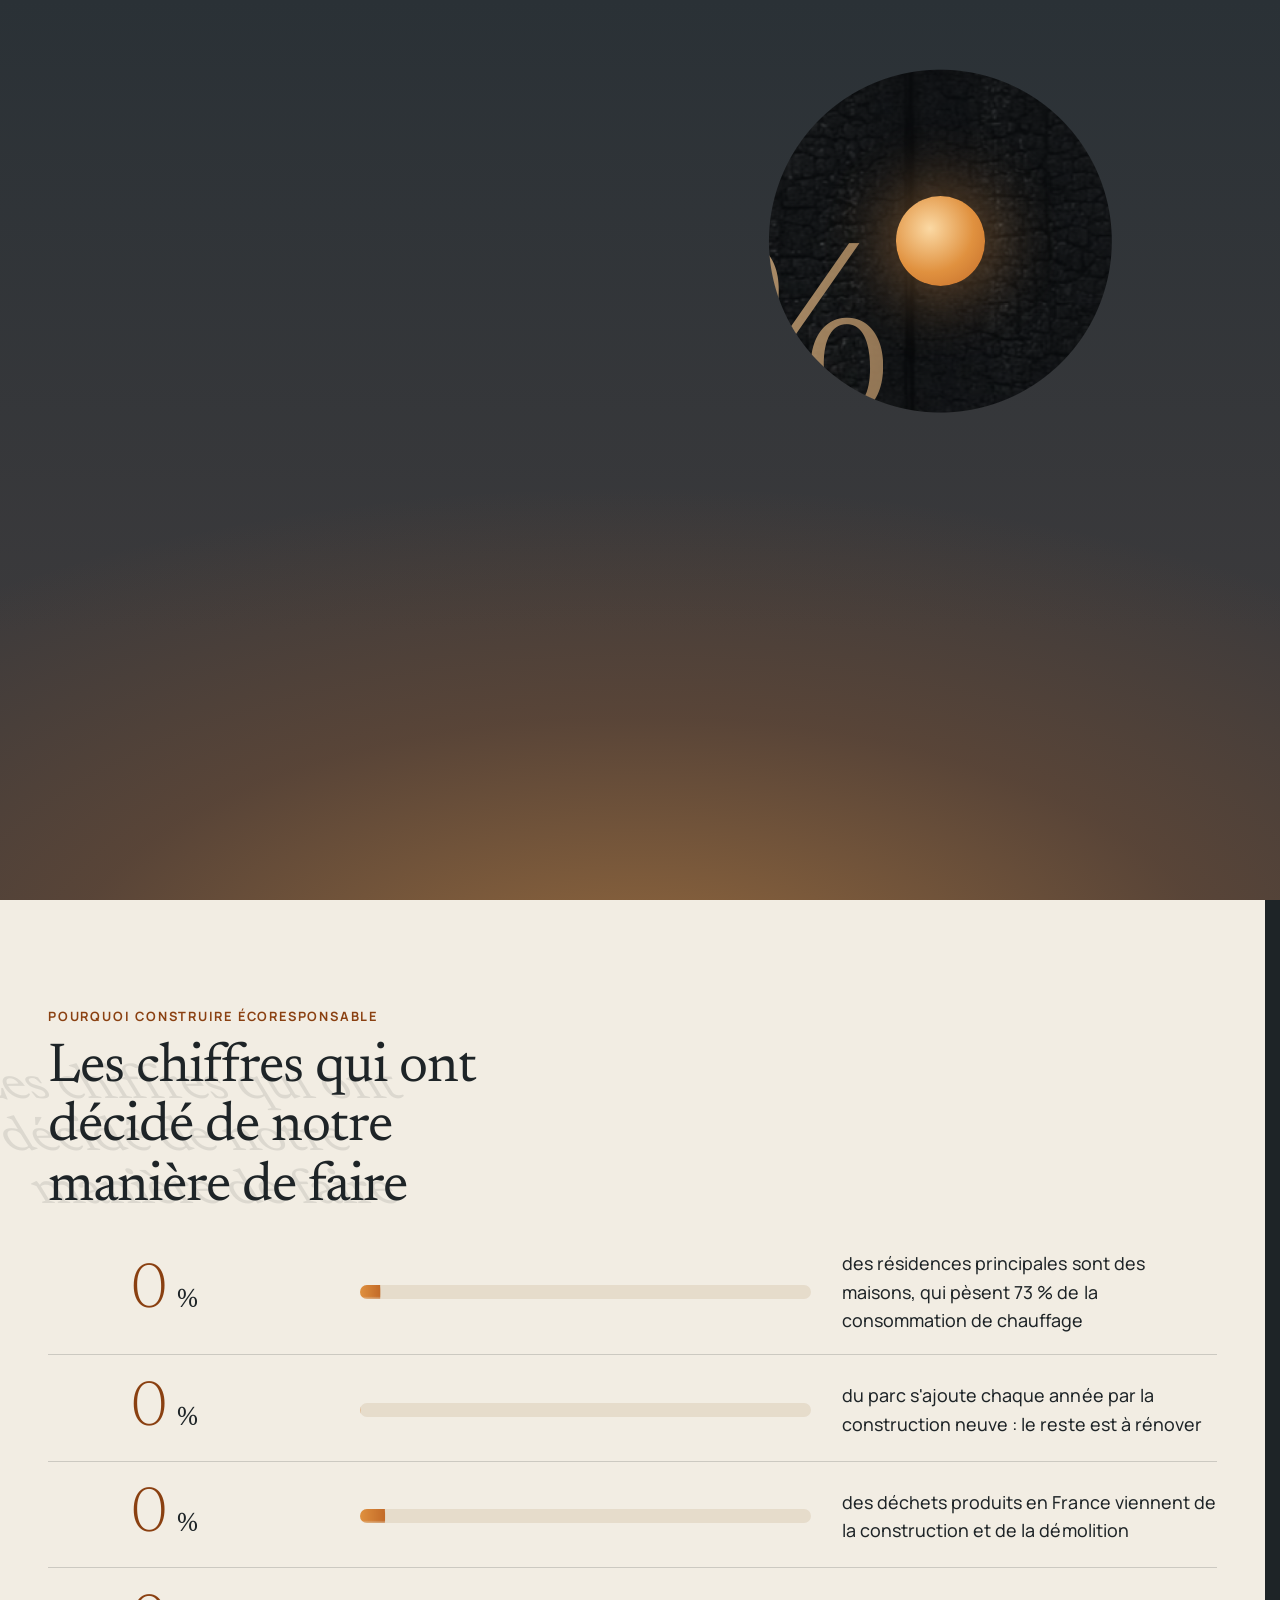
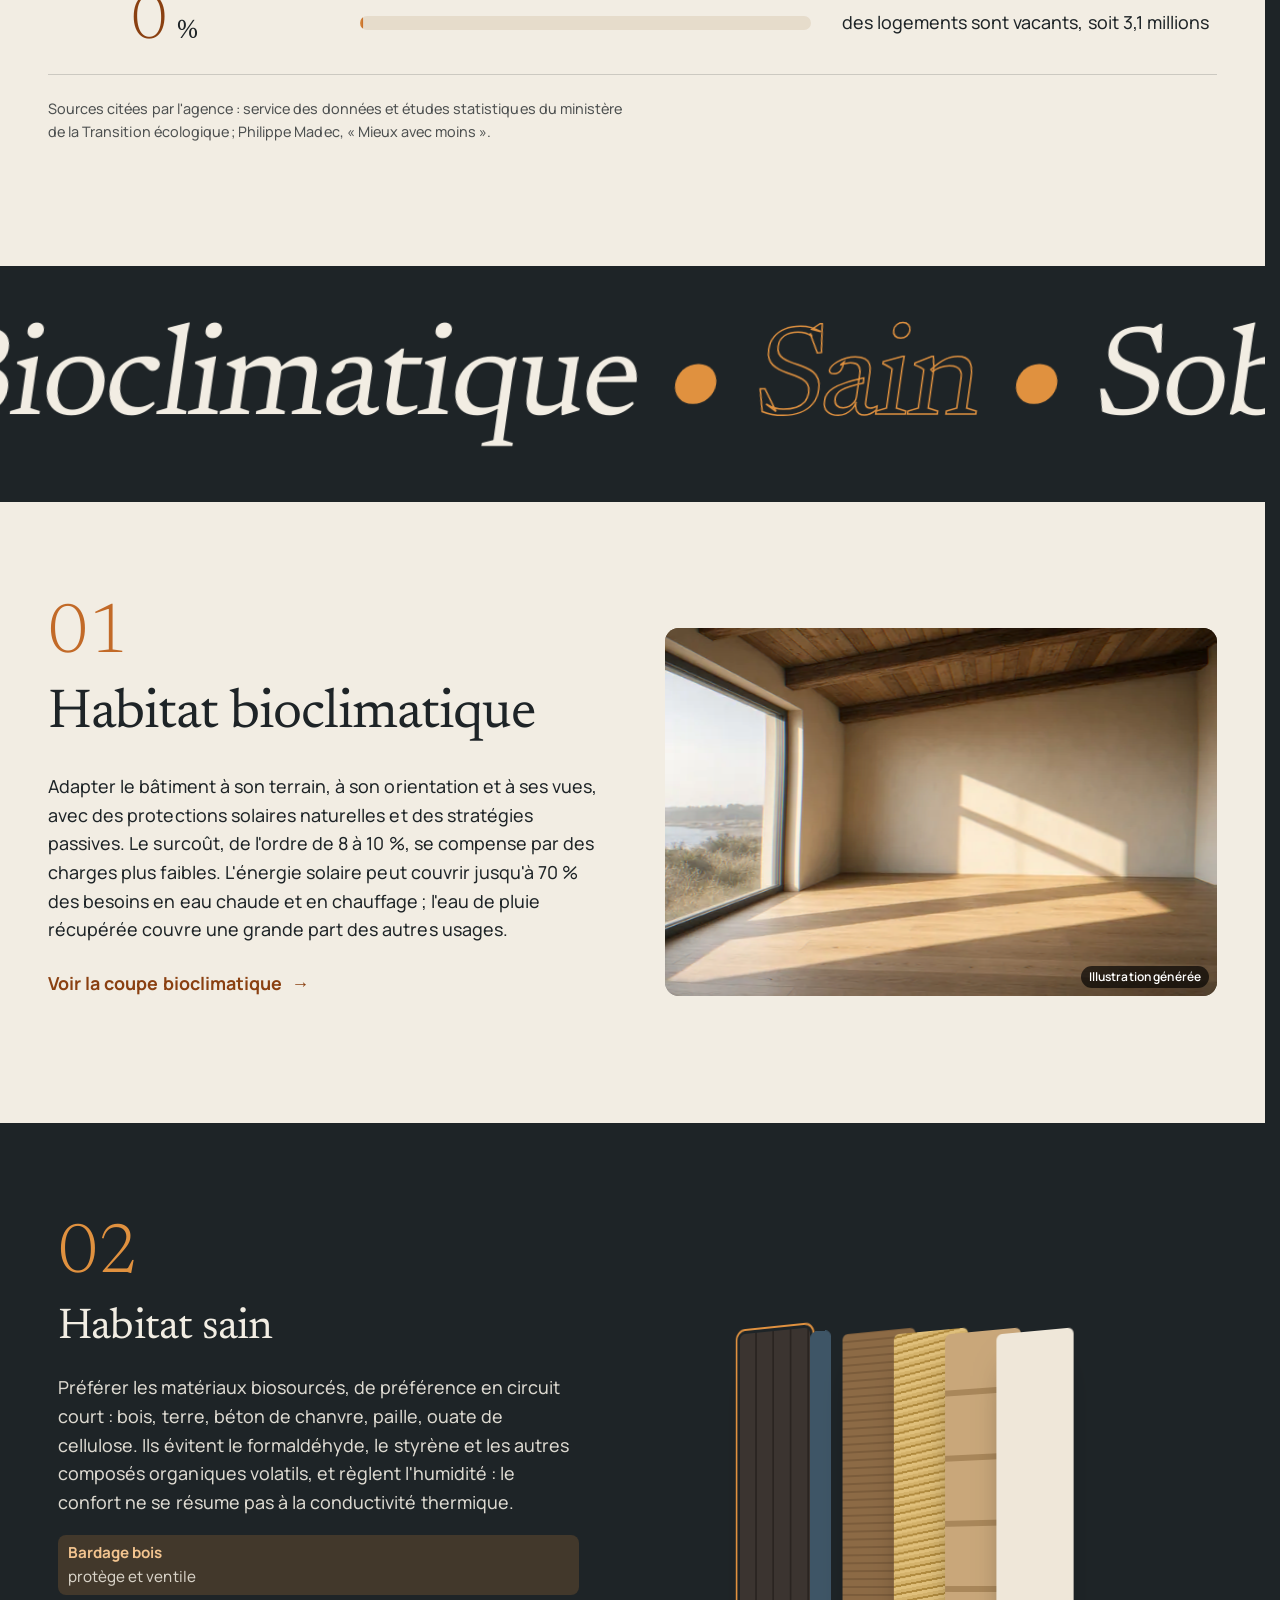
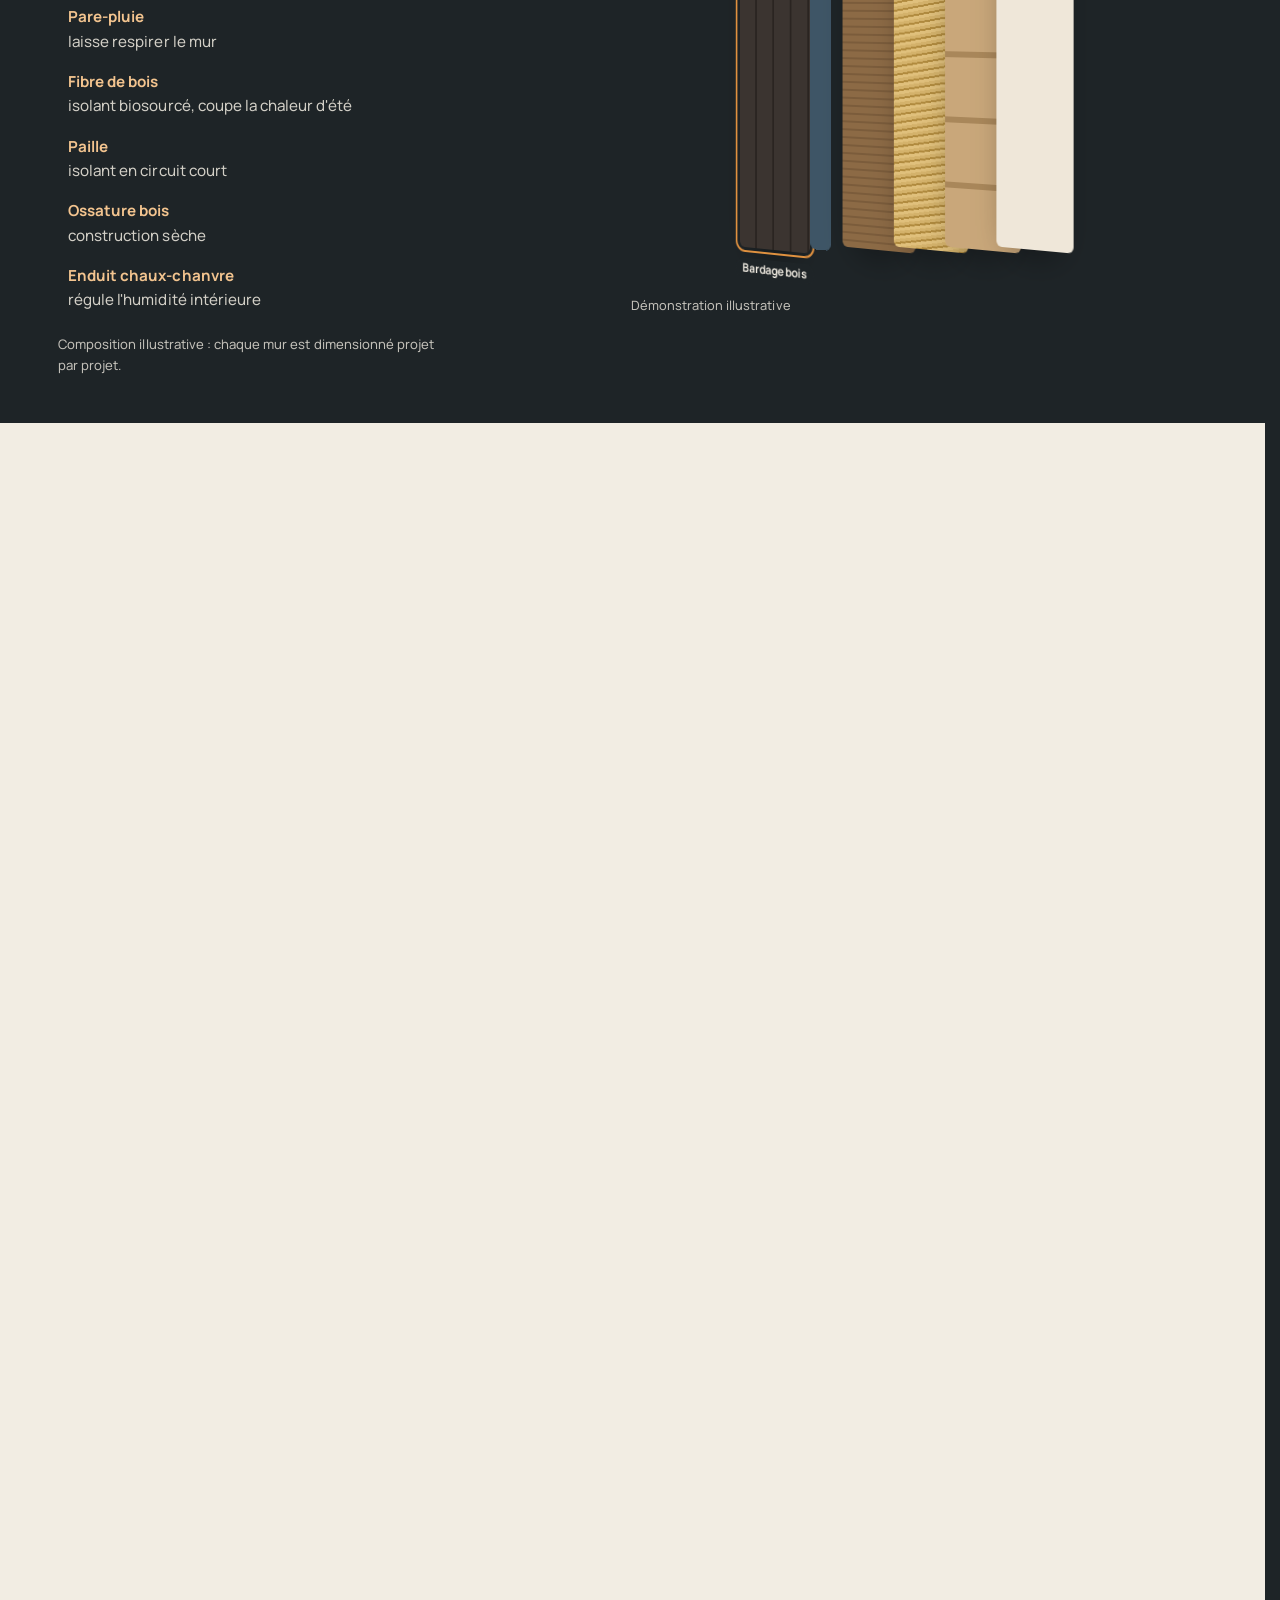
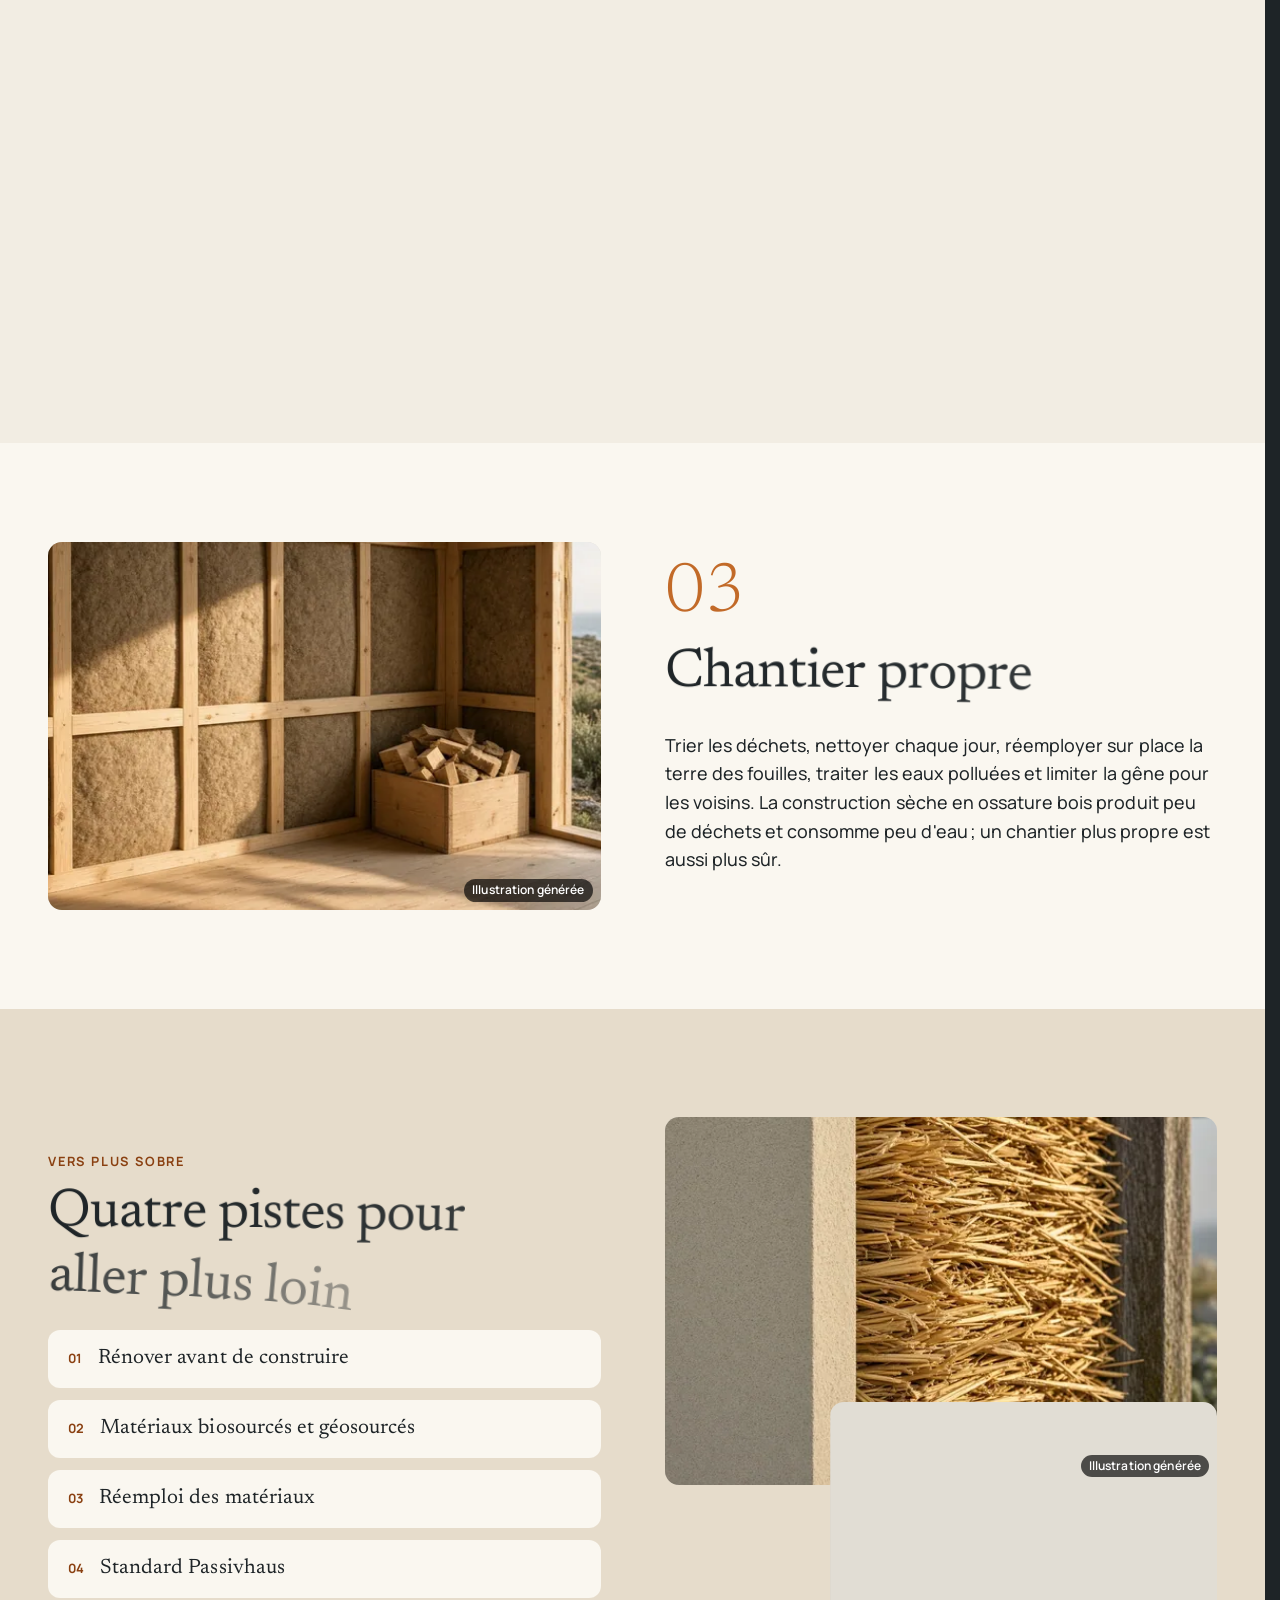
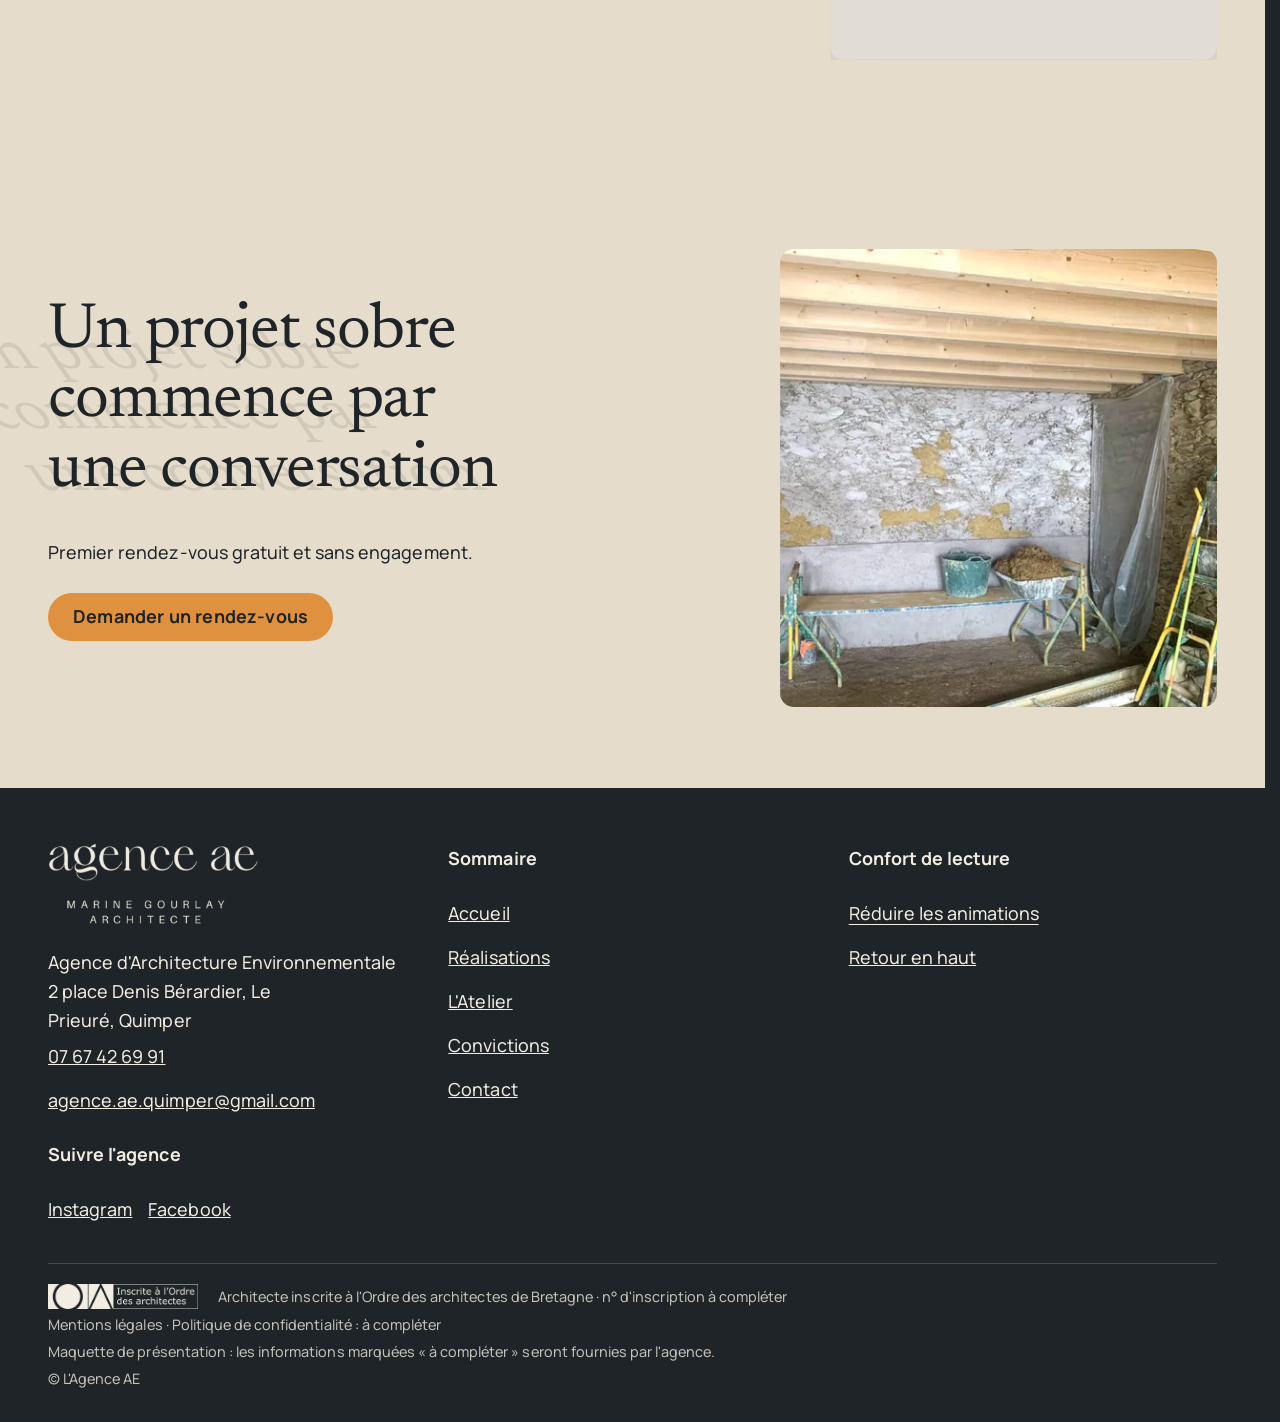
<file: convictions.html>
<!doctype html>
<html lang="fr" data-v="4">
<head>
<meta charset="utf-8">
<meta name="viewport" content="width=device-width, initial-scale=1, viewport-fit=cover">
<title>Nos convictions : construire écoresponsable, Agence AE</title>
<meta name="description" content="Habitat bioclimatique, habitat sain, chantier propre : pourquoi et comment l&#39;Agence AE construit et rénove autrement.">
<meta name="robots" content="noindex, nofollow">
<link rel="canonical" href="https://agence-ae-maquette.vercel.app/convictions">
<style>:root{--fond:#f2ede3;--texte:#1e2427;--voile-fond:#c26a28;--ouverture-fond:#1e2427;--menu-fond:#f2ede3}:root { --entete-h: 72px; --barres-h: 0px; } html { background: var(--fond); color: var(--texte); scrollbar-gutter: stable; } body { margin: 0; background: var(--fond); } html.js:not(.calme):not(.secours):not([data-arrivee="retour"]) [data-anime] { opacity: 0; } html.js:not(.calme):not(.secours):not([data-arrivee="retour"]) [data-anime].vu { opacity: 1; } [data-voile] { position: fixed; inset: 0; z-index: 900; background: var(--voile-fond); transform: translateY(100%); visibility: hidden; pointer-events: none; } html[data-arrivee="voile"]:not(.voile-leve):not(.calme):not(.secours) [data-voile] { transform: none; visibility: visible; } html.calme [data-voile], html.secours [data-voile] { visibility: hidden !important; } .ouverture-panneau { position: fixed; inset: 0; z-index: 850; display: none; place-content: center; justify-items: center; background: var(--ouverture-fond, var(--voile-fond)); color: var(--fond); text-align: center; } html.js[data-arrivee="intro"]:not(.calme):not(.secours):not(.intro-finie) .ouverture-panneau { display: grid; } html.defilement-bloque, html.defilement-bloque body, html.js[data-arrivee="intro"]:not(.calme):not(.secours):not(.intro-finie), html.js[data-arrivee="intro"]:not(.calme):not(.secours):not(.intro-finie) body, html[data-arrivee="voile"]:not(.voile-leve):not(.calme):not(.secours), html[data-arrivee="voile"]:not(.voile-leve):not(.calme):not(.secours) body { overflow: hidden; } html.js[data-arrivee="intro"]:not(.calme):not(.secours):not(.intro-finie) { background-color: var(--ouverture-fond, var(--voile-fond)); } html[data-arrivee="voile"]:not(.voile-leve):not(.calme):not(.secours) { background-color: var(--voile-fond); }</style>
<script>(function () {
var d = document.documentElement, ss = null, ls = null;
try { ss = window.sessionStorage; ls = window.localStorage; } catch (e) {}
d.classList.add('js');
var calme = false;
try { calme = !!ls && ls.getItem('socle:calme') === 'oui'; } catch (e) {}
if (!calme && window.matchMedia && matchMedia('(prefers-reduced-motion: reduce)').matches) calme = true;
if (calme) d.classList.add('calme');
var nav = performance.getEntriesByType ? performance.getEntriesByType('navigation')[0] : null;
var type = nav ? nav.type : 'navigate';
var depart = null;
try { depart = JSON.parse(ss.getItem('socle:depart') || 'null'); ss.removeItem('socle:depart'); } catch (e) {}
if (depart && !(Date.now() - depart.t < 15000)) depart = null;
var retourSection = false;
try { retourSection = !!ss.getItem('socle:calme-retour'); } catch (e) {}
var mode = type === 'back_forward' || retourSection ? 'retour' : type === 'reload' ? 'intro' : depart ? 'voile' : 'intro';
d.setAttribute('data-arrivee', mode);
if (mode === 'voile' && depart.couleur) d.style.setProperty('--voile-fond', depart.couleur);
if (type === 'reload' && 'scrollRestoration' in history) {
if (!retourSection) history.scrollRestoration = 'manual';
}
try {
var choisie = ls && ls.getItem('socle:langue');
var langue = (d.lang || '').slice(0, 2);
if (choisie && choisie !== langue && type === 'navigate' && !depart) {
var alt = document.querySelector('link[rel="alternate"][hreflang="' + choisie + '"]');
if (alt) location.replace(new URL(alt.href).pathname + location.search + location.hash);
}
} catch (e) {}
setTimeout(function () { if (!d.classList.contains('demarre')) d.classList.add('secours'); }, 2000);
})();</script>
<link rel="preload" href="/assets/fonts/newsreader.woff2" as="font" type="font/woff2" crossorigin>
<link rel="preload" href="/assets/fonts/manrope.woff2" as="font" type="font/woff2" crossorigin>
<link rel="stylesheet" href="/assets/css/socle.css?v=4">
<link rel="stylesheet" href="/assets/css/site.css?v=4">
<link rel="modulepreload" href="/assets/js/site.js?v=4">
<link rel="modulepreload" href="/assets/js/socle/index.js?v=4">
<script src="/assets/vendor/gsap.min.js" defer></script>
<script src="/assets/vendor/ScrollTrigger.min.js" defer></script>
<script src="/assets/vendor/SplitText.min.js" defer></script>
<script type="module" src="/assets/js/site.js?v=4"></script>
<meta name="theme-color" content="#f2ede3">
<link rel="icon" href="/assets/images/favicon.svg" type="image/svg+xml">
<link rel="apple-touch-icon" href="/assets/images/apple-touch-icon.png">
<meta property="og:type" content="website">
<meta property="og:site_name" content="agence ae">
<meta property="og:locale" content="fr_FR">
<meta property="og:title" content="Nos convictions : construire écoresponsable, Agence AE">
<meta property="og:description" content="Habitat bioclimatique, habitat sain, chantier propre : pourquoi et comment l&#39;Agence AE construit et rénove autrement.">
<meta property="og:url" content="https://agence-ae-maquette.vercel.app/convictions">
<meta property="og:image" content="https://agence-ae-maquette.vercel.app/assets/partage/convictions-fr.jpg">
<meta property="og:image:width" content="1200">
<meta property="og:image:height" content="630">
<meta property="og:image:alt" content="Les convictions de l&#39;Agence AE : bioclimatique, sain, chantier propre">
<meta name="twitter:card" content="summary_large_image">
<script type="application/ld+json">{"@context":"https://schema.org","@type":"ProfessionalService","name":"L'Agence AE","alternateName":"Agence d'Architecture Environnementale","url":"https://agence-ae-maquette.vercel.app/","telephone":"+33767426991","email":"agence.ae.quimper@gmail.com","foundingDate":"2010","founder":{"@type":"Person","name":"Marine Gourlay","jobTitle":"Architecte D.E. HMONP"},"address":{"@type":"PostalAddress","streetAddress":"2 place Denis Bérardier, Le Prieuré","addressLocality":"Quimper","addressRegion":"Bretagne","addressCountry":"FR"},"areaServed":["Quimper","Pont-l'Abbé","Concarneau","Bénodet","Fouesnant","Combrit","Moëlan-sur-Mer","Névez","Penmarc'h","Loctudy","Île-Tudy"],"sameAs":["https://www.instagram.com/agenceae","https://www.facebook.com/agenceaequimper"],"description":"Atelier d'architecture environnementale à Quimper : construction neuve, extension, rénovation et réhabilitation, locaux professionnels, en Sud Finistère."}</script>
</head>
<body id="haut">
<div data-voile data-forme="iris" aria-hidden="true"><div class="voile-contenu"><span class="voile-ae"></span><span data-voile-libelle>Convictions</span></div></div>
<div class="ouverture-panneau" data-ouverture aria-hidden="true">
  <span class="ouverture-aube"></span>
  <div class="ouverture-scene">
    <svg class="ouverture-arc" viewBox="0 0 600 300" preserveAspectRatio="none"><path d="M20 290 A280 270 0 0 1 580 290" pathLength="1"/></svg>
    <span class="ouverture-soleil" data-ouverture-objet></span>
    <p class="ouverture-nom"><span class="ouv-l" style="--i:0"><span class="ouv-ombre">a</span><span class="ouv-lettre">a</span></span><span class="ouv-l" style="--i:1"><span class="ouv-ombre">g</span><span class="ouv-lettre">g</span></span><span class="ouv-l" style="--i:2"><span class="ouv-ombre">e</span><span class="ouv-lettre">e</span></span><span class="ouv-l" style="--i:3"><span class="ouv-ombre">n</span><span class="ouv-lettre">n</span></span><span class="ouv-l" style="--i:4"><span class="ouv-ombre">c</span><span class="ouv-lettre">c</span></span><span class="ouv-l" style="--i:5"><span class="ouv-ombre">e</span><span class="ouv-lettre">e</span></span><span class="ouv-esp"> </span><span class="ouv-l" style="--i:7"><span class="ouv-ombre">a</span><span class="ouv-lettre">a</span></span><span class="ouv-l" style="--i:8"><span class="ouv-ombre">e</span><span class="ouv-lettre">e</span></span></p>
    <span class="ouverture-trait"></span>
  </div>
  <p class="ouverture-ligne">Architecture environnementale · Quimper</p>
</div>
<a class="evitement" href="#contenu">Aller au contenu</a>
<header data-entete>
  <div class="entete-rangee">
    <a class="entete-logo" aria-label="agence ae, accueil" href="/" data-libelle="Accueil">
      <span class="logo-mot" role="img" aria-label="agence ae"></span>
    </a>
    <nav data-nav aria-label="Navigation principale">
      <ul><li><a href="/realisations" data-libelle="Réalisations">Réalisations</a></li><li><a href="/atelier" data-libelle="L&#39;Atelier">L&#39;Atelier</a></li><li><a href="/convictions" data-libelle="Convictions" aria-current="page">Convictions</a></li><li><a href="/contact" data-libelle="Contact">Contact</a></li></ul>
    </nav>
    <div class="entete-actions">
      <a class="bouton" href="/contact#rendez-vous" data-libelle="Contact">Premier rendez-vous</a>
      <button type="button" data-menu-bouton aria-controls="menu" aria-expanded="false" data-libelle-ouvrir="Menu" data-libelle-fermer="Fermer"><span data-libelle-bouton>Menu</span></button>
    </div>
  </div>
</header>
<div id="menu" data-menu role="dialog" aria-modal="true" aria-label="Menu">
  <ul><li style="--i:0"><a href="/" class="menu-lien" data-libelle="Accueil">Accueil</a></li><li style="--i:1"><a href="/realisations" class="menu-lien" data-libelle="Réalisations">Réalisations</a></li><li style="--i:2"><a href="/atelier" class="menu-lien" data-libelle="L&#39;Atelier">L&#39;Atelier</a></li><li style="--i:3"><a href="/convictions" class="menu-lien" data-libelle="Convictions" aria-current="page">Convictions</a></li><li style="--i:4"><a href="/contact" class="menu-lien" data-libelle="Contact">Contact</a></li></ul>
  <p><a class="bouton" href="tel:+33767426991">Appeler 07 67 42 69 91</a></p>
  <p><button type="button" class="lien" data-calme-bascule data-libelle-reduire="Réduire les animations" data-libelle-retablir="Rétablir les animations" data-libelle-systeme="Animations réduites par le réglage de votre appareil"><span data-libelle-bouton>Réduire les animations</span></button></p>
</div>
<main id="contenu" tabindex="-1">
<section class="conv-tete" id="debut">
  <figure class="media conv-fond" data-grok data-fx="parallaxe" data-fx-force="5" style="--cadrage:50% 50%">
  <picture><source media="(max-width: 760px) and (orientation: portrait)" srcset="/assets/images/grok/convictions-bois-mobile-480.webp 480w" sizes="100vw">
    <img src="/assets/images/grok/convictions-bois-1280.webp" srcset="/assets/images/grok/convictions-bois-640.webp 640w, /assets/images/grok/convictions-bois-1280.webp 1280w" sizes="100vw" alt="" width="1280" height="719" fetchpriority="high" loading="eager" decoding="async">
  </picture><figcaption class="mention-ia">Illustration générée</figcaption>
</figure>
  <span class="conv-rayon" data-effet="chiffre-lumiere" aria-hidden="true"></span>
  <div class="conteneur conv-tete-texte">
    <p class="surtitre" data-anime="gsap" data-ouv>Nos convictions</p>
    <p class="conv-grand" aria-hidden="true"><span class="conv-grand-chiffre" data-anime="gsap" data-ouv>40 %</span><span class="conv-soleil" data-iris-centre="disque"></span></p>
    <h1 class="conv-titre" data-info-cle><span class="visuellement-cache">40 % </span><span class="ligne-masque"><span class="ouv-ligne" data-anime="gsap">des émissions de gaz à effet de serre viennent du bâtiment</span></span></h1>
    <p class="conv-intro" data-anime="gsap" data-ouv>Construction et usage compris. Construire et rénover autrement n&#39;est pas un supplément d&#39;âme : c&#39;est le cœur du métier.</p>
    <p data-anime="gsap" data-ouv><a class="bouton bouton--soleil" href="#principes" data-action-principale data-sans-transition>Nos trois principes</a></p>
  </div>
</section>
<section class="pourquoi" id="pourquoi">
  <div class="conteneur">
    <p class="surtitre" data-anime>Pourquoi construire écoresponsable</p>
    <h2 class="titre-ombre pourquoi-titre" data-texte="Les chiffres qui ont décidé de notre manière de faire" data-grille="typo" data-effet="ombre-portee" data-anime>Les chiffres qui ont décidé de notre manière de faire</h2>
    <ul class="barres" data-visuel><li class="barre">
      <span class="chiffre-boite"><strong class="chiffre-grand" data-compteur="57">57</strong><span class="chiffre-unite">%</span></span>
      <span class="barre-piste" aria-hidden="true"><span class="barre-plein" data-effet="barres" style="--v:57"></span></span>
      <span class="barre-texte">des résidences principales sont des maisons, qui pèsent 73 % de la consommation de chauffage</span>
    </li><li class="barre">
      <span class="chiffre-boite"><strong class="chiffre-grand" data-compteur="1">1</strong><span class="chiffre-unite">%</span></span>
      <span class="barre-piste" aria-hidden="true"><span class="barre-plein" data-effet="barres" style="--v:1"></span></span>
      <span class="barre-texte">du parc s&#39;ajoute chaque année par la construction neuve : le reste est à rénover</span>
    </li><li class="barre">
      <span class="chiffre-boite"><strong class="chiffre-grand" data-compteur="70">70</strong><span class="chiffre-unite">%</span></span>
      <span class="barre-piste" aria-hidden="true"><span class="barre-plein" data-effet="barres" style="--v:70"></span></span>
      <span class="barre-texte">des déchets produits en France viennent de la construction et de la démolition</span>
    </li><li class="barre">
      <span class="chiffre-boite"><strong class="chiffre-grand" data-compteur="9">9</strong><span class="chiffre-unite">%</span></span>
      <span class="barre-piste" aria-hidden="true"><span class="barre-plein" data-effet="barres" style="--v:9"></span></span>
      <span class="barre-texte">des logements sont vacants, soit 3,1 millions</span>
    </li></ul>
    <p class="chiffres-source">Sources citées par l&#39;agence : service des données et études statistiques du ministère de la Transition écologique ; Philippe Madec, « Mieux avec moins ».</p>
  </div>
</section>
<div class="mots-geants mots-geants--sombre" aria-hidden="true" data-ruban data-audit-ignorer>
  <p class="mots-rangee" data-effet="mots-geants" data-sens="1"><span class="mot-plein">Bioclimatique</span><span class="mot-soleil"></span><span class="mot-creux">Sain</span><span class="mot-soleil"></span><span class="mot-plein">Sobre</span><span class="mot-soleil"></span><span class="mot-creux">Local</span><span class="mot-soleil"></span><span class="mot-plein">Durable</span><span class="mot-soleil"></span><span class="mot-creux">Propre</span><span class="mot-soleil"></span><span class="mot-plein">Bioclimatique</span><span class="mot-soleil"></span><span class="mot-creux">Sain</span><span class="mot-soleil"></span><span class="mot-plein">Sobre</span><span class="mot-soleil"></span><span class="mot-creux">Local</span><span class="mot-soleil"></span><span class="mot-plein">Durable</span><span class="mot-soleil"></span><span class="mot-creux">Propre</span><span class="mot-soleil"></span></p>
</div>
<section class="principe" id="principes">
  <div class="conteneur principe-grille">
    <div>
      <p class="principe-num" data-anime>01</p>
      <h2 data-anime="gsap" data-lettres>Habitat bioclimatique</h2>
      <p data-anime>Adapter le bâtiment à son terrain, à son orientation et à ses vues, avec des protections solaires naturelles et des stratégies passives. Le surcoût, de l&#39;ordre de 8 à 10 %, se compense par des charges plus faibles. L&#39;énergie solaire peut couvrir jusqu&#39;à 70 % des besoins en eau chaude et en chauffage ; l&#39;eau de pluie récupérée couvre une grande part des autres usages.</p>
      <p><a href="/#lumiere" class="lien-fleche" data-libelle="Accueil">Voir la coupe bioclimatique</a></p>
    </div>
    <figure class="media principe-media" data-grok data-fx="onde" style="--cadrage:50% 50%;aspect-ratio:3 / 2">
  <picture>
    <img src="/assets/images/grok/lumiere-hiver-1168.webp" srcset="/assets/images/grok/lumiere-hiver-640.webp 640w, /assets/images/grok/lumiere-hiver-1168.webp 1168w" sizes="(max-width: 760px) 100vw, 50vw" alt="Soleil d&#39;hiver entrant au fond d&#39;un séjour vide" width="1168" height="778" loading="lazy" decoding="async">
  </picture><figcaption class="mention-ia">Illustration générée</figcaption>
</figure>
  </div>
</section>
<section class="mur ecran epingle" id="habitat-sain" data-entete-cache data-plein-ecran data-grille="scene" data-effet="mur-en-coupe">
  <div class="conteneur mur-grille">
    <div class="mur-texte">
      <p class="principe-num">02</p>
      <h2>Habitat sain</h2>
      <p>Préférer les matériaux biosourcés, de préférence en circuit court : bois, terre, béton de chanvre, paille, ouate de cellulose. Ils évitent le formaldéhyde, le styrène et les autres composés organiques volatils, et règlent l&#39;humidité : le confort ne se résume pas à la conductivité thermique.</p>
      <ol class="mur-legende"><li data-couche="0"><strong>Bardage bois</strong><span>protège et ventile</span></li><li data-couche="1"><strong>Pare-pluie</strong><span>laisse respirer le mur</span></li><li data-couche="2"><strong>Fibre de bois</strong><span>isolant biosourcé, coupe la chaleur d&#39;été</span></li><li data-couche="3"><strong>Paille</strong><span>isolant en circuit court</span></li><li data-couche="4"><strong>Ossature bois</strong><span>construction sèche</span></li><li data-couche="5"><strong>Enduit chaux-chanvre</strong><span>régule l&#39;humidité intérieure</span></li></ol>
      <p class="mur-note">Composition illustrative : chaque mur est dimensionné projet par projet.</p>
    </div>
    <figure class="mur-coupe" data-visuel role="img" aria-label="Mur en coupe : faites défiler pour le décomposer" data-tient>
      <div class="mur-scene"><span class="mur-couche mur-couche--0" style="--i:0"><span class="mur-etiquette">Bardage bois</span></span><span class="mur-couche mur-couche--1" style="--i:1"><span class="mur-etiquette">Pare-pluie</span></span><span class="mur-couche mur-couche--2" style="--i:2"><span class="mur-etiquette">Fibre de bois</span></span><span class="mur-couche mur-couche--3" style="--i:3"><span class="mur-etiquette">Paille</span></span><span class="mur-couche mur-couche--4" style="--i:4"><span class="mur-etiquette">Ossature bois</span></span><span class="mur-couche mur-couche--5" style="--i:5"><span class="mur-etiquette">Enduit chaux-chanvre</span></span></div>
      <figcaption>Démonstration illustrative</figcaption>
    </figure>
  </div>
</section>
<section class="principe principe--inverse" id="chantier-propre">
  <div class="conteneur principe-grille">
    <figure class="media principe-media" data-grok data-fx="zoom" style="--cadrage:50% 50%;aspect-ratio:3 / 2">
  <picture>
    <img src="/assets/images/grok/matiere-ossature-1168.webp" srcset="/assets/images/grok/matiere-ossature-640.webp 640w, /assets/images/grok/matiere-ossature-1168.webp 1168w" sizes="(max-width: 760px) 100vw, 50vw" alt="Ossature bois et isolant en fibre de bois, chutes triées dans une caisse" width="1168" height="778" loading="lazy" decoding="async">
  </picture><figcaption class="mention-ia">Illustration générée</figcaption>
</figure>
    <div>
      <p class="principe-num" data-anime>03</p>
      <h2 data-anime="gsap" data-lettres>Chantier propre</h2>
      <p data-anime>Trier les déchets, nettoyer chaque jour, réemployer sur place la terre des fouilles, traiter les eaux polluées et limiter la gêne pour les voisins. La construction sèche en ossature bois produit peu de déchets et consomme peu d&#39;eau ; un chantier plus propre est aussi plus sûr.</p>
    </div>
  </div>
</section>
<section class="sobre" id="sobre">
  <div class="conteneur sobre-grille">
    <div>
      <p class="surtitre" data-anime>Vers plus sobre</p>
      <h2 data-anime="gsap" data-lettres>Quatre pistes pour aller plus loin</h2>
      <ol class="sobre-liste" data-anime="cascade"><li><span class="sobre-num">01</span>Rénover avant de construire</li><li><span class="sobre-num">02</span>Matériaux biosourcés et géosourcés</li><li><span class="sobre-num">03</span>Réemploi des matériaux</li><li><span class="sobre-num">04</span>Standard Passivhaus</li></ol>
    </div>
    <div class="sobre-images">
      <figure class="media sobre-media" data-grok data-fx="parallaxe" style="--cadrage:50% 50%;aspect-ratio:3 / 2">
  <picture>
    <img src="/assets/images/grok/matiere-paille-1168.webp" srcset="/assets/images/grok/matiere-paille-640.webp 640w, /assets/images/grok/matiere-paille-1168.webp 1168w" sizes="(max-width: 760px) 100vw, 40vw" alt="Mur en bottes de paille ouvert dans son ossature bois, à côté d&#39;un enduit terre et chaux" width="1168" height="778" loading="lazy" decoding="async">
  </picture><figcaption class="mention-ia">Illustration générée</figcaption>
</figure>
      <figure class="media sobre-media sobre-media--2" data-anime="rideau" style="--cadrage:50% 50%;aspect-ratio:3 / 2">
  <picture>
    <img src="/assets/images/reemploi-1280.webp" srcset="/assets/images/reemploi-640.webp 640w, /assets/images/reemploi-1280.webp 1280w" sizes="(max-width: 760px) 100vw, 30vw" alt="Salle aux murs de pierre conservés, avant son aménagement" width="1280" height="853" loading="lazy" decoding="async">
  </picture>
</figure>
    </div>
  </div>
</section>
<section class="fin" id="fin">
  <div class="conteneur fin-grille">
    <div class="fin-texte">
      <h2 class="titre-ombre" data-texte="Un projet sobre commence par une conversation" data-effet="ombre-portee" data-anime>Un projet sobre commence par une conversation</h2>
      <p data-anime>Premier rendez-vous gratuit et sans engagement.</p>
      <p class="fin-actions" data-anime><a href="/contact#rendez-vous" class="bouton bouton--soleil" data-libelle="Contact" data-survol="magnetique">Demander un rendez-vous</a></p>
    </div>
    <figure class="media fin-media" data-anime="rideau" style="--cadrage:50% 50%;aspect-ratio:4 / 5">
  <picture>
    <img src="/assets/images/chaux-chanvre-960.webp" srcset="/assets/images/chaux-chanvre-640.webp 640w, /assets/images/chaux-chanvre-960.webp 960w" sizes="(max-width: 760px) 100vw, 38vw" alt="Mur isolé à la chaux et au chanvre pendant une rénovation écologique" width="960" height="720" loading="lazy" decoding="async">
  </picture>
</figure>
  </div>
</section>
</main>
<footer class="pied" id="pied">
  <div class="conteneur pied-grille">
    <div>
      <p class="pied-nom"><span class="logo-marque" role="img" aria-label="agence ae, Marine Gourlay architecte"></span></p>
      <p>Agence d&#39;Architecture Environnementale<br>2 place Denis Bérardier, Le Prieuré, Quimper<br><a href="tel:+33767426991">07 67 42 69 91</a><br><a href="mailto:agence.ae.quimper@gmail.com">agence.ae.quimper@gmail.com</a></p>
      <p><strong>Suivre l&#39;agence</strong></p>
      <ul class="pied-reseaux"><li><a href="https://www.instagram.com/agenceae" target="_blank" rel="noopener">Instagram</a></li><li><a href="https://www.facebook.com/agenceaequimper" target="_blank" rel="noopener">Facebook</a></li></ul>
    </div>
    <nav aria-label="Sommaire">
      <p><strong>Sommaire</strong></p>
      <ul><li><a href="/" data-libelle="Accueil">Accueil</a></li><li><a href="/realisations" data-libelle="Réalisations">Réalisations</a></li><li><a href="/atelier" data-libelle="L&#39;Atelier">L&#39;Atelier</a></li><li><a href="/convictions" data-libelle="Convictions" aria-current="page">Convictions</a></li><li><a href="/contact" data-libelle="Contact">Contact</a></li></ul>
    </nav>
    <div>
      <p><strong>Confort de lecture</strong></p>
      <ul>
        <li><button type="button" class="lien" data-calme-bascule data-libelle-reduire="Réduire les animations" data-libelle-retablir="Rétablir les animations" data-libelle-systeme="Animations réduites par le réglage de votre appareil"><span data-libelle-bouton>Réduire les animations</span></button></li>
        <li><a href="#haut" data-sans-transition>Retour en haut</a></li>
      </ul>
    </div>
  </div>
  <div class="conteneur pied-bas"><p class="pied-ordre"><span class="logo-ordre" role="img" aria-label="Inscrite à l'Ordre des architectes"></span>Architecte inscrite à l&#39;Ordre des architectes de Bretagne · n° d&#39;inscription à compléter</p><p>Mentions légales · Politique de confidentialité : à compléter</p><p>Maquette de présentation : les informations marquées « à compléter » seront fournies par l&#39;agence.</p><p>© L'Agence AE</p></div>
</footer>
<div data-barre-fixe>
  <a class="bouton bouton--contour" href="tel:+33767426991">Appeler</a>
  <a class="bouton" href="/contact#rendez-vous" data-libelle="Contact">Rendez-vous</a>
</div>
<div class="fil-soleil" data-grille="fil" data-effet="course-du-soleil" data-audit-ignorer aria-hidden="true"><span class="fil-rail"></span><span class="fil-trace"></span><ol class="fil-heures"></ol><span class="fil-astre"></span></div>
</body>
</html>
</file>
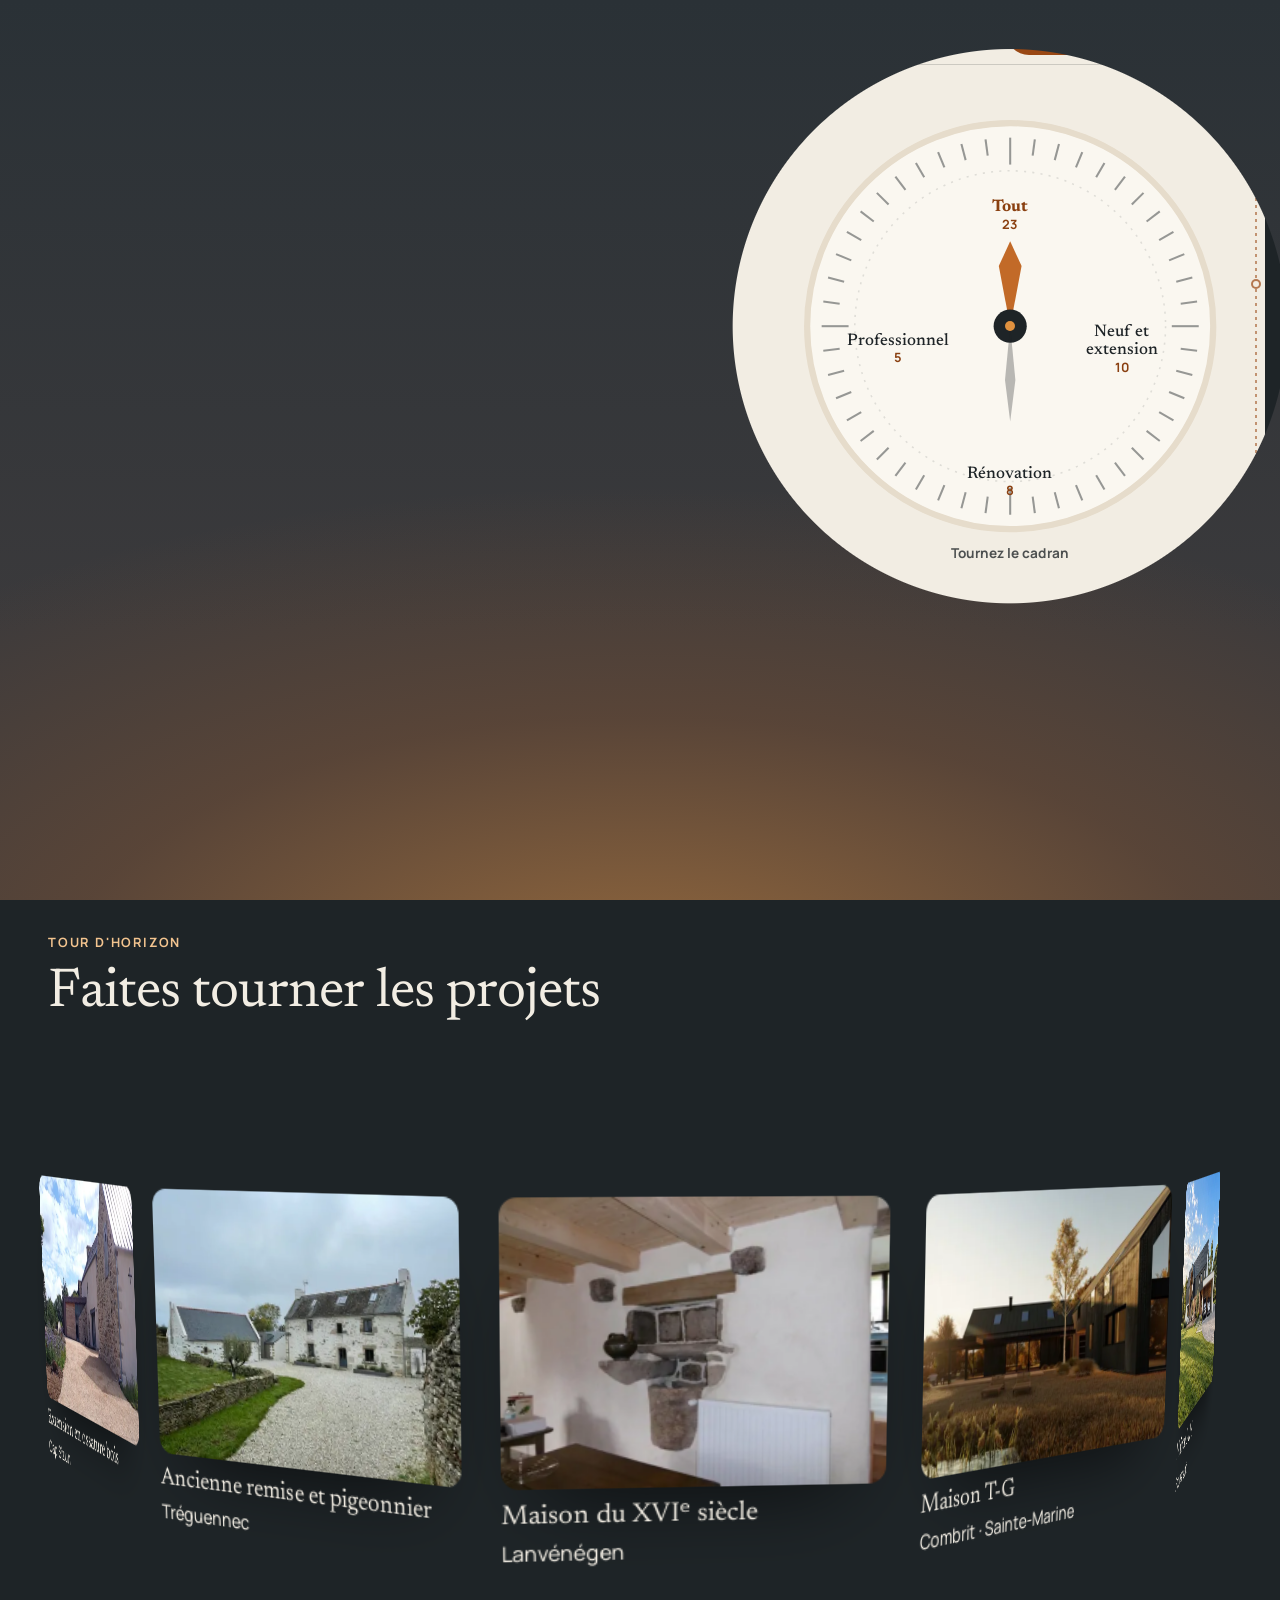
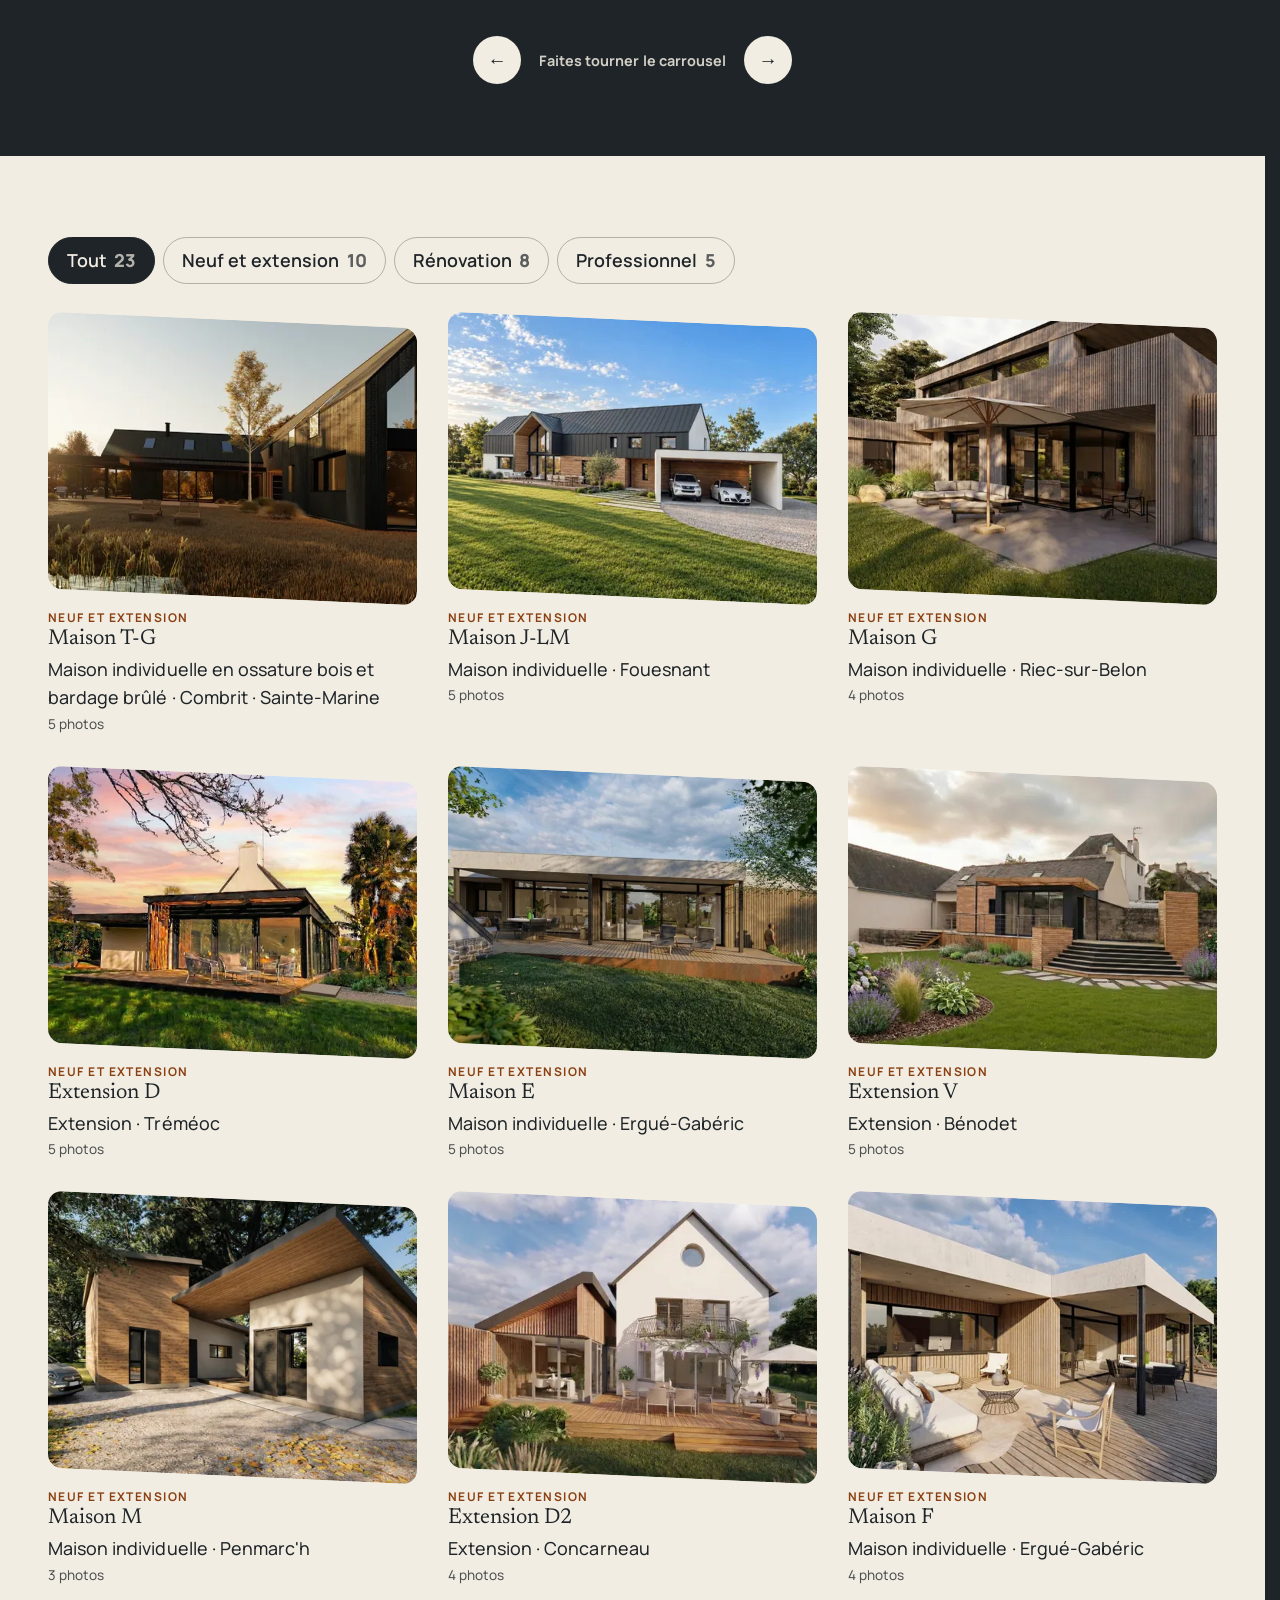
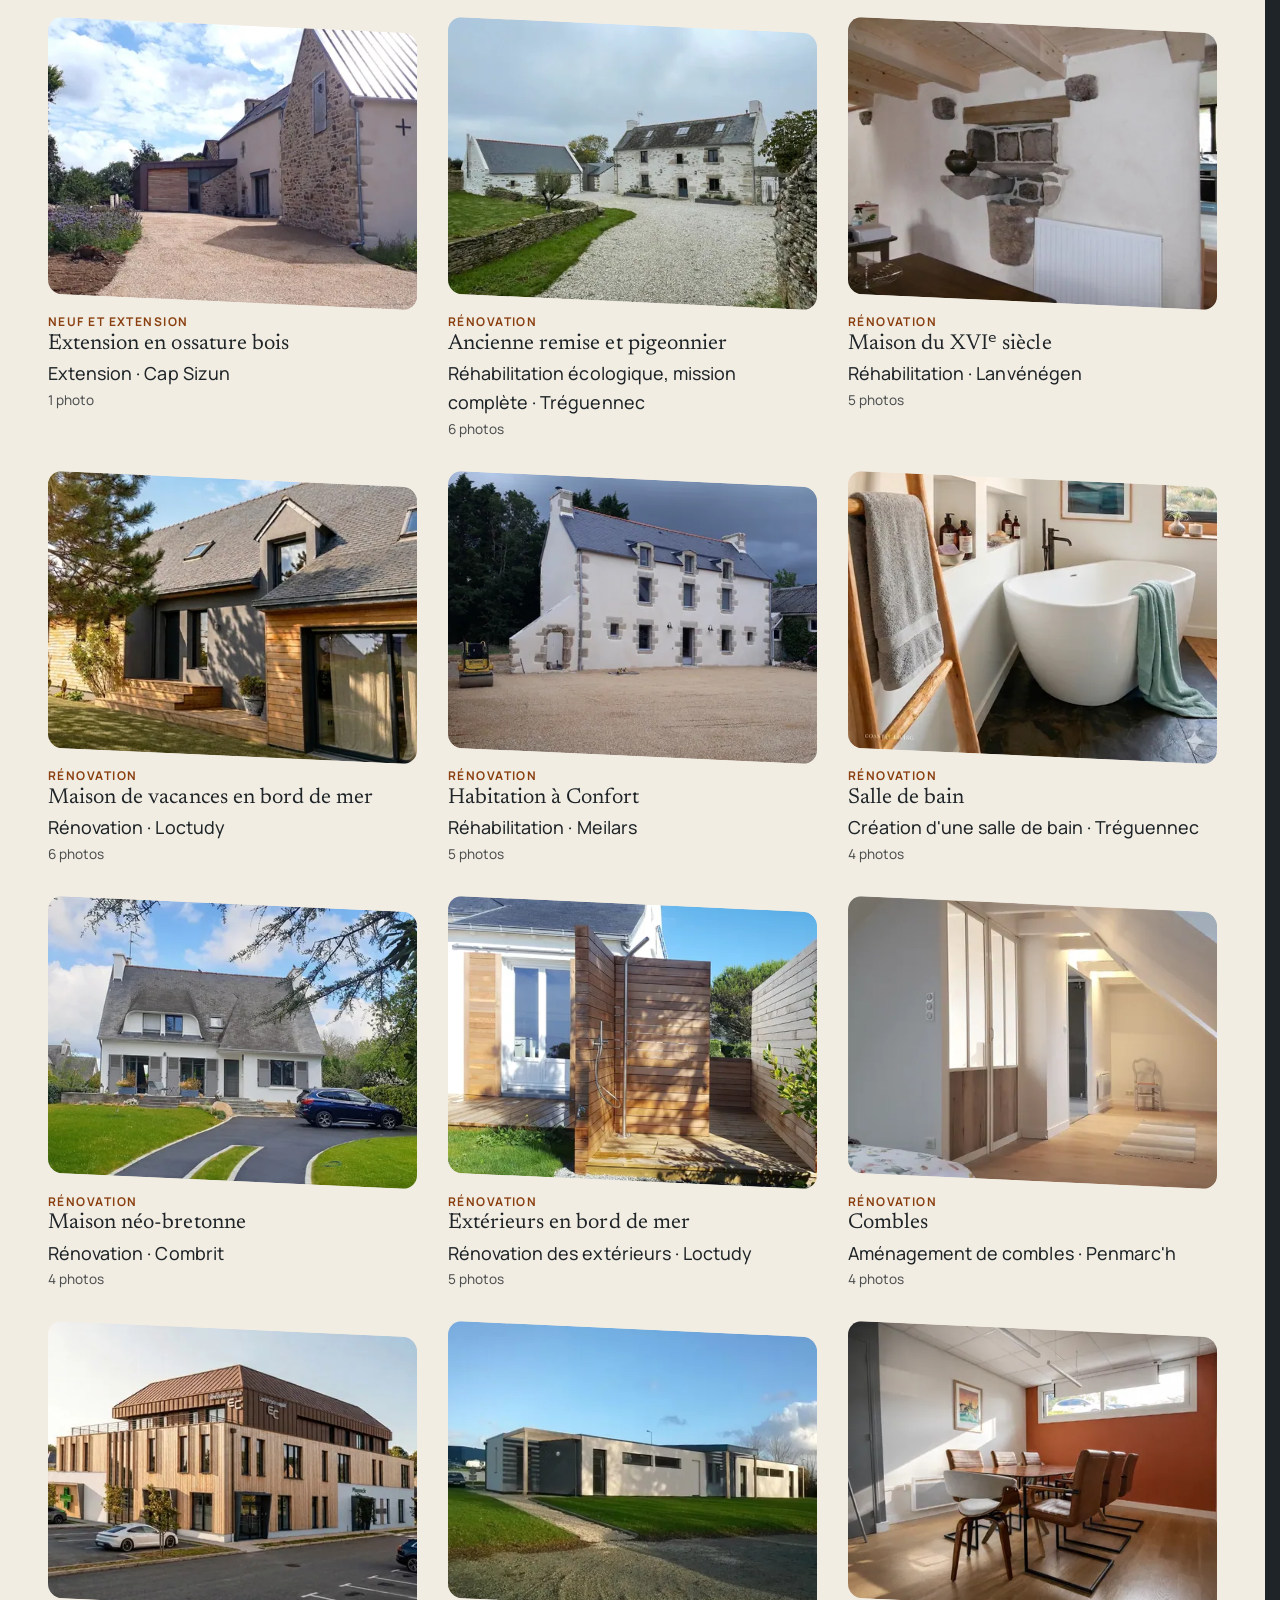
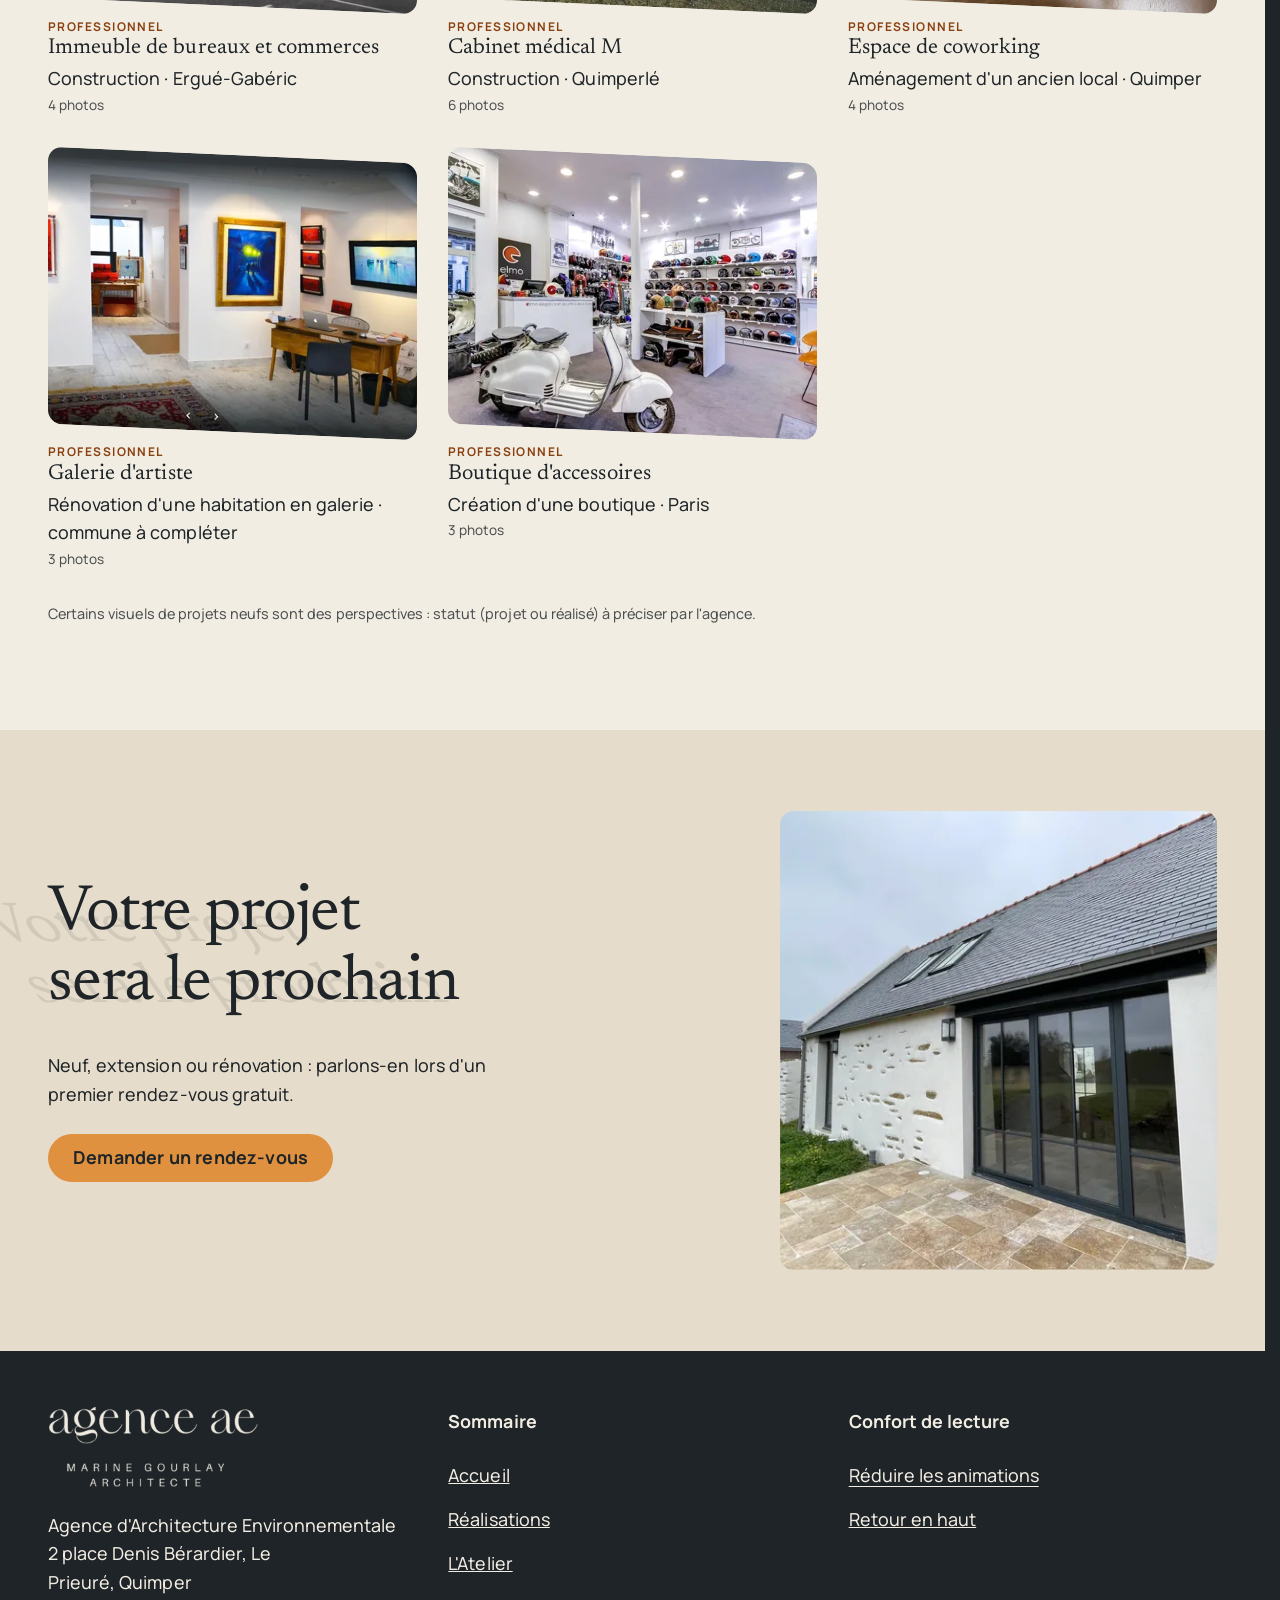
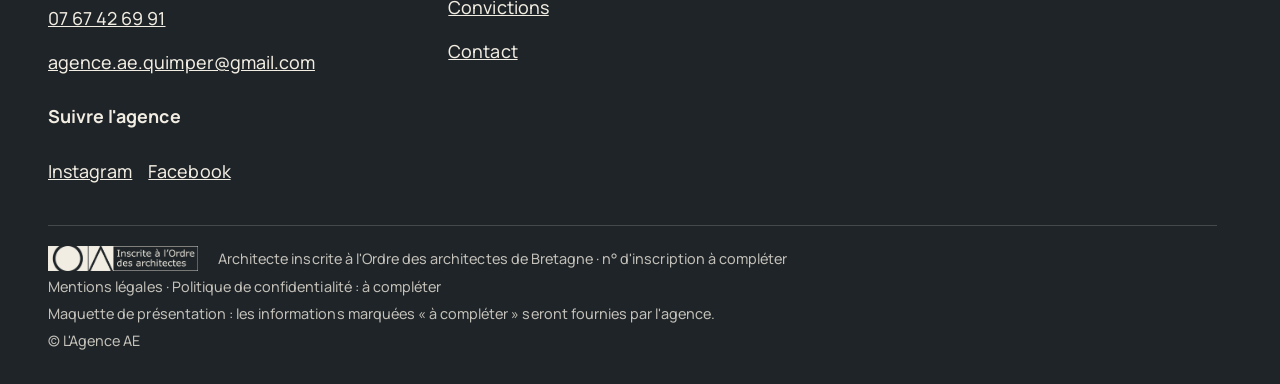
<file: realisations.html>
<!doctype html>
<html lang="fr" data-v="4">
<head>
<meta charset="utf-8">
<meta name="viewport" content="width=device-width, initial-scale=1, viewport-fit=cover">
<title>Réalisations : Agence AE, architecte à Quimper</title>
<meta name="description" content="Maisons neuves, extensions, rénovations et locaux professionnels conçus par l&#39;Agence AE en Sud Finistère.">
<meta name="robots" content="noindex, nofollow">
<link rel="canonical" href="https://agence-ae-maquette.vercel.app/realisations">
<style>:root{--fond:#f2ede3;--texte:#1e2427;--voile-fond:#c26a28;--ouverture-fond:#1e2427;--menu-fond:#f2ede3}:root { --entete-h: 72px; --barres-h: 0px; } html { background: var(--fond); color: var(--texte); scrollbar-gutter: stable; } body { margin: 0; background: var(--fond); } html.js:not(.calme):not(.secours):not([data-arrivee="retour"]) [data-anime] { opacity: 0; } html.js:not(.calme):not(.secours):not([data-arrivee="retour"]) [data-anime].vu { opacity: 1; } [data-voile] { position: fixed; inset: 0; z-index: 900; background: var(--voile-fond); transform: translateY(100%); visibility: hidden; pointer-events: none; } html[data-arrivee="voile"]:not(.voile-leve):not(.calme):not(.secours) [data-voile] { transform: none; visibility: visible; } html.calme [data-voile], html.secours [data-voile] { visibility: hidden !important; } .ouverture-panneau { position: fixed; inset: 0; z-index: 850; display: none; place-content: center; justify-items: center; background: var(--ouverture-fond, var(--voile-fond)); color: var(--fond); text-align: center; } html.js[data-arrivee="intro"]:not(.calme):not(.secours):not(.intro-finie) .ouverture-panneau { display: grid; } html.defilement-bloque, html.defilement-bloque body, html.js[data-arrivee="intro"]:not(.calme):not(.secours):not(.intro-finie), html.js[data-arrivee="intro"]:not(.calme):not(.secours):not(.intro-finie) body, html[data-arrivee="voile"]:not(.voile-leve):not(.calme):not(.secours), html[data-arrivee="voile"]:not(.voile-leve):not(.calme):not(.secours) body { overflow: hidden; } html.js[data-arrivee="intro"]:not(.calme):not(.secours):not(.intro-finie) { background-color: var(--ouverture-fond, var(--voile-fond)); } html[data-arrivee="voile"]:not(.voile-leve):not(.calme):not(.secours) { background-color: var(--voile-fond); }</style>
<script>(function () {
var d = document.documentElement, ss = null, ls = null;
try { ss = window.sessionStorage; ls = window.localStorage; } catch (e) {}
d.classList.add('js');
var calme = false;
try { calme = !!ls && ls.getItem('socle:calme') === 'oui'; } catch (e) {}
if (!calme && window.matchMedia && matchMedia('(prefers-reduced-motion: reduce)').matches) calme = true;
if (calme) d.classList.add('calme');
var nav = performance.getEntriesByType ? performance.getEntriesByType('navigation')[0] : null;
var type = nav ? nav.type : 'navigate';
var depart = null;
try { depart = JSON.parse(ss.getItem('socle:depart') || 'null'); ss.removeItem('socle:depart'); } catch (e) {}
if (depart && !(Date.now() - depart.t < 15000)) depart = null;
var retourSection = false;
try { retourSection = !!ss.getItem('socle:calme-retour'); } catch (e) {}
var mode = type === 'back_forward' || retourSection ? 'retour' : type === 'reload' ? 'intro' : depart ? 'voile' : 'intro';
d.setAttribute('data-arrivee', mode);
if (mode === 'voile' && depart.couleur) d.style.setProperty('--voile-fond', depart.couleur);
if (type === 'reload' && 'scrollRestoration' in history) {
if (!retourSection) history.scrollRestoration = 'manual';
}
try {
var choisie = ls && ls.getItem('socle:langue');
var langue = (d.lang || '').slice(0, 2);
if (choisie && choisie !== langue && type === 'navigate' && !depart) {
var alt = document.querySelector('link[rel="alternate"][hreflang="' + choisie + '"]');
if (alt) location.replace(new URL(alt.href).pathname + location.search + location.hash);
}
} catch (e) {}
setTimeout(function () { if (!d.classList.contains('demarre')) d.classList.add('secours'); }, 2000);
})();</script>
<link rel="preload" href="/assets/fonts/newsreader.woff2" as="font" type="font/woff2" crossorigin>
<link rel="preload" href="/assets/fonts/manrope.woff2" as="font" type="font/woff2" crossorigin>
<link rel="stylesheet" href="/assets/css/socle.css?v=4">
<link rel="stylesheet" href="/assets/css/site.css?v=4">
<link rel="modulepreload" href="/assets/js/site.js?v=4">
<link rel="modulepreload" href="/assets/js/socle/index.js?v=4">
<script src="/assets/vendor/gsap.min.js" defer></script>
<script src="/assets/vendor/ScrollTrigger.min.js" defer></script>
<script src="/assets/vendor/SplitText.min.js" defer></script>
<script type="module" src="/assets/js/site.js?v=4"></script>
<meta name="theme-color" content="#f2ede3">
<link rel="icon" href="/assets/images/favicon.svg" type="image/svg+xml">
<link rel="apple-touch-icon" href="/assets/images/apple-touch-icon.png">
<meta property="og:type" content="website">
<meta property="og:site_name" content="agence ae">
<meta property="og:locale" content="fr_FR">
<meta property="og:title" content="Réalisations : Agence AE, architecte à Quimper">
<meta property="og:description" content="Maisons neuves, extensions, rénovations et locaux professionnels conçus par l&#39;Agence AE en Sud Finistère.">
<meta property="og:url" content="https://agence-ae-maquette.vercel.app/realisations">
<meta property="og:image" content="https://agence-ae-maquette.vercel.app/assets/partage/realisations-fr.jpg">
<meta property="og:image:width" content="1200">
<meta property="og:image:height" content="630">
<meta property="og:image:alt" content="Réalisations de l&#39;Agence AE en Sud Finistère">
<meta name="twitter:card" content="summary_large_image">
<script type="application/ld+json">{"@context":"https://schema.org","@type":"ProfessionalService","name":"L'Agence AE","alternateName":"Agence d'Architecture Environnementale","url":"https://agence-ae-maquette.vercel.app/","telephone":"+33767426991","email":"agence.ae.quimper@gmail.com","foundingDate":"2010","founder":{"@type":"Person","name":"Marine Gourlay","jobTitle":"Architecte D.E. HMONP"},"address":{"@type":"PostalAddress","streetAddress":"2 place Denis Bérardier, Le Prieuré","addressLocality":"Quimper","addressRegion":"Bretagne","addressCountry":"FR"},"areaServed":["Quimper","Pont-l'Abbé","Concarneau","Bénodet","Fouesnant","Combrit","Moëlan-sur-Mer","Névez","Penmarc'h","Loctudy","Île-Tudy"],"sameAs":["https://www.instagram.com/agenceae","https://www.facebook.com/agenceaequimper"],"description":"Atelier d'architecture environnementale à Quimper : construction neuve, extension, rénovation et réhabilitation, locaux professionnels, en Sud Finistère."}</script>
</head>
<body id="haut">
<div data-voile data-forme="iris" aria-hidden="true"><div class="voile-contenu"><span class="voile-ae"></span><span data-voile-libelle>Réalisations</span></div></div>
<div class="ouverture-panneau" data-ouverture aria-hidden="true">
  <span class="ouverture-aube"></span>
  <div class="ouverture-scene">
    <svg class="ouverture-arc" viewBox="0 0 600 300" preserveAspectRatio="none"><path d="M20 290 A280 270 0 0 1 580 290" pathLength="1"/></svg>
    <span class="ouverture-soleil" data-ouverture-objet></span>
    <p class="ouverture-nom"><span class="ouv-l" style="--i:0"><span class="ouv-ombre">a</span><span class="ouv-lettre">a</span></span><span class="ouv-l" style="--i:1"><span class="ouv-ombre">g</span><span class="ouv-lettre">g</span></span><span class="ouv-l" style="--i:2"><span class="ouv-ombre">e</span><span class="ouv-lettre">e</span></span><span class="ouv-l" style="--i:3"><span class="ouv-ombre">n</span><span class="ouv-lettre">n</span></span><span class="ouv-l" style="--i:4"><span class="ouv-ombre">c</span><span class="ouv-lettre">c</span></span><span class="ouv-l" style="--i:5"><span class="ouv-ombre">e</span><span class="ouv-lettre">e</span></span><span class="ouv-esp"> </span><span class="ouv-l" style="--i:7"><span class="ouv-ombre">a</span><span class="ouv-lettre">a</span></span><span class="ouv-l" style="--i:8"><span class="ouv-ombre">e</span><span class="ouv-lettre">e</span></span></p>
    <span class="ouverture-trait"></span>
  </div>
  <p class="ouverture-ligne">Architecture environnementale · Quimper</p>
</div>
<a class="evitement" href="#contenu">Aller au contenu</a>
<header data-entete>
  <div class="entete-rangee">
    <a class="entete-logo" aria-label="agence ae, accueil" href="/" data-libelle="Accueil">
      <span class="logo-mot" role="img" aria-label="agence ae"></span>
    </a>
    <nav data-nav aria-label="Navigation principale">
      <ul><li><a href="/realisations" data-libelle="Réalisations" aria-current="page">Réalisations</a></li><li><a href="/atelier" data-libelle="L&#39;Atelier">L&#39;Atelier</a></li><li><a href="/convictions" data-libelle="Convictions">Convictions</a></li><li><a href="/contact" data-libelle="Contact">Contact</a></li></ul>
    </nav>
    <div class="entete-actions">
      <a class="bouton" href="/contact#rendez-vous" data-libelle="Contact">Premier rendez-vous</a>
      <button type="button" data-menu-bouton aria-controls="menu" aria-expanded="false" data-libelle-ouvrir="Menu" data-libelle-fermer="Fermer"><span data-libelle-bouton>Menu</span></button>
    </div>
  </div>
</header>
<div id="menu" data-menu role="dialog" aria-modal="true" aria-label="Menu">
  <ul><li style="--i:0"><a href="/" class="menu-lien" data-libelle="Accueil">Accueil</a></li><li style="--i:1"><a href="/realisations" class="menu-lien" data-libelle="Réalisations" aria-current="page">Réalisations</a></li><li style="--i:2"><a href="/atelier" class="menu-lien" data-libelle="L&#39;Atelier">L&#39;Atelier</a></li><li style="--i:3"><a href="/convictions" class="menu-lien" data-libelle="Convictions">Convictions</a></li><li style="--i:4"><a href="/contact" class="menu-lien" data-libelle="Contact">Contact</a></li></ul>
  <p><a class="bouton" href="tel:+33767426991">Appeler 07 67 42 69 91</a></p>
  <p><button type="button" class="lien" data-calme-bascule data-libelle-reduire="Réduire les animations" data-libelle-retablir="Rétablir les animations" data-libelle-systeme="Animations réduites par le réglage de votre appareil"><span data-libelle-bouton>Réduire les animations</span></button></p>
</div>
<main id="contenu" tabindex="-1">
<section class="real-tete" id="debut">
  <div class="conteneur real-tete-grille">
    <div class="real-tete-texte">
      <p class="surtitre" data-anime="gsap" data-ouv>Réalisations</p>
      <h1 class="titre-ombre real-titre" data-texte="Des lieux qui suivent le soleil" data-grille="typo" data-effet="ombre-portee"><span class="ligne-masque"><span class="ouv-ligne" data-anime="gsap">Des lieux qui suivent le soleil</span></span></h1>
      <p class="real-intro" data-anime="gsap" data-ouv>Maisons neuves et extensions, rénovations de longères et de maisons de bord de mer, locaux professionnels : chaque projet part de son terrain et de sa lumière.</p>
      <p class="real-actions" data-anime="gsap" data-ouv>
        <a class="bouton" href="#liste" data-action-principale data-sans-transition>Voir les projets</a>
        <span class="real-compte" data-info-cle><span class="pastille-soleil" aria-hidden="true"></span><span data-real-compte>23 projets</span></span>
      </p>
    </div>
    <div class="cadran" data-grille="manipuler" data-effet="cadran-filtres">
      <div class="cadran-disque" data-iris-centre="disque" role="slider" tabindex="0" aria-label="Cadran des réalisations : tournez-le pour choisir une famille de projets" aria-valuemin="0" aria-valuemax="3" aria-valuenow="0" aria-valuetext="Tout">
        <svg viewBox="0 0 400 400" aria-hidden="true">
          <circle class="cadran-fond" cx="200" cy="200" r="196"/>
          <circle class="cadran-anneau" cx="200" cy="200" r="150"/>
          <line class="cadran-graduation" x1="200.0" y1="44.0" x2="200.0" y2="18.0"/><line class="cadran-graduation" x1="221.7" y1="35.4" x2="223.8" y2="19.6"/><line class="cadran-graduation" x1="243.0" y1="39.7" x2="247.1" y2="24.2"/><line class="cadran-graduation" x1="263.5" y1="46.6" x2="269.6" y2="31.9"/><line class="cadran-graduation" x1="283.0" y1="56.2" x2="291.0" y2="42.4"/><line class="cadran-graduation" x1="301.1" y1="68.3" x2="310.8" y2="55.6"/><line class="cadran-graduation" x1="317.4" y1="82.6" x2="328.7" y2="71.3"/><line class="cadran-graduation" x1="331.7" y1="98.9" x2="344.4" y2="89.2"/><line class="cadran-graduation" x1="343.8" y1="117.0" x2="357.6" y2="109.0"/><line class="cadran-graduation" x1="353.4" y1="136.5" x2="368.1" y2="130.4"/><line class="cadran-graduation" x1="360.3" y1="157.0" x2="375.8" y2="152.9"/><line class="cadran-graduation" x1="364.6" y1="178.3" x2="380.4" y2="176.2"/><line class="cadran-graduation" x1="356.0" y1="200.0" x2="382.0" y2="200.0"/><line class="cadran-graduation" x1="364.6" y1="221.7" x2="380.4" y2="223.8"/><line class="cadran-graduation" x1="360.3" y1="243.0" x2="375.8" y2="247.1"/><line class="cadran-graduation" x1="353.4" y1="263.5" x2="368.1" y2="269.6"/><line class="cadran-graduation" x1="343.8" y1="283.0" x2="357.6" y2="291.0"/><line class="cadran-graduation" x1="331.7" y1="301.1" x2="344.4" y2="310.8"/><line class="cadran-graduation" x1="317.4" y1="317.4" x2="328.7" y2="328.7"/><line class="cadran-graduation" x1="301.1" y1="331.7" x2="310.8" y2="344.4"/><line class="cadran-graduation" x1="283.0" y1="343.8" x2="291.0" y2="357.6"/><line class="cadran-graduation" x1="263.5" y1="353.4" x2="269.6" y2="368.1"/><line class="cadran-graduation" x1="243.0" y1="360.3" x2="247.1" y2="375.8"/><line class="cadran-graduation" x1="221.7" y1="364.6" x2="223.8" y2="380.4"/><line class="cadran-graduation" x1="200.0" y1="356.0" x2="200.0" y2="382.0"/><line class="cadran-graduation" x1="178.3" y1="364.6" x2="176.2" y2="380.4"/><line class="cadran-graduation" x1="157.0" y1="360.3" x2="152.9" y2="375.8"/><line class="cadran-graduation" x1="136.5" y1="353.4" x2="130.4" y2="368.1"/><line class="cadran-graduation" x1="117.0" y1="343.8" x2="109.0" y2="357.6"/><line class="cadran-graduation" x1="98.9" y1="331.7" x2="89.2" y2="344.4"/><line class="cadran-graduation" x1="82.6" y1="317.4" x2="71.3" y2="328.7"/><line class="cadran-graduation" x1="68.3" y1="301.1" x2="55.6" y2="310.8"/><line class="cadran-graduation" x1="56.2" y1="283.0" x2="42.4" y2="291.0"/><line class="cadran-graduation" x1="46.6" y1="263.5" x2="31.9" y2="269.6"/><line class="cadran-graduation" x1="39.7" y1="243.0" x2="24.2" y2="247.1"/><line class="cadran-graduation" x1="35.4" y1="221.7" x2="19.6" y2="223.8"/><line class="cadran-graduation" x1="44.0" y1="200.0" x2="18.0" y2="200.0"/><line class="cadran-graduation" x1="35.4" y1="178.3" x2="19.6" y2="176.2"/><line class="cadran-graduation" x1="39.7" y1="157.0" x2="24.2" y2="152.9"/><line class="cadran-graduation" x1="46.6" y1="136.5" x2="31.9" y2="130.4"/><line class="cadran-graduation" x1="56.2" y1="117.0" x2="42.4" y2="109.0"/><line class="cadran-graduation" x1="68.3" y1="98.9" x2="55.6" y2="89.2"/><line class="cadran-graduation" x1="82.6" y1="82.6" x2="71.3" y2="71.3"/><line class="cadran-graduation" x1="98.9" y1="68.3" x2="89.2" y2="55.6"/><line class="cadran-graduation" x1="117.0" y1="56.2" x2="109.0" y2="42.4"/><line class="cadran-graduation" x1="136.5" y1="46.6" x2="130.4" y2="31.9"/><line class="cadran-graduation" x1="157.0" y1="39.7" x2="152.9" y2="24.2"/><line class="cadran-graduation" x1="178.3" y1="35.4" x2="176.2" y2="19.6"/>
          <g class="cadran-gnomon"><path d="M200 200 L189 142 L200 118 L211 142 Z"/><circle cx="200" cy="200" r="16"/></g>
          <g class="cadran-ombre"><path d="M200 200 L195 252 L200 292 L205 252 Z"/></g>
        </svg>
        <span class="cadran-centre" aria-hidden="true"></span>
      </div>
      <ol class="cadran-familles" aria-hidden="true"><li class="cadran-famille cadran-famille--0" data-index="0"><strong>Tout</strong><span>23</span></li><li class="cadran-famille cadran-famille--1" data-index="1"><strong>Neuf et extension</strong><span>10</span></li><li class="cadran-famille cadran-famille--2" data-index="2"><strong>Rénovation</strong><span>8</span></li><li class="cadran-famille cadran-famille--3" data-index="3"><strong>Professionnel</strong><span>5</span></li></ol>
      <p class="cadran-indice" aria-hidden="true">Tournez le cadran</p>
    </div>
  </div>
  <div class="ruban-real-boite" data-section>
    <div class="ruban-real" id="ruban-real" data-boucle-css data-ruban data-effet="ruban-real"><div class="ruban-real-piste"><img src="/assets/images/projets/maison-tg-combrit-carte-480.webp" alt="" width="480" height="360" loading="eager" decoding="async"><img src="/assets/images/projets/maison-g-riec-carte-480.webp" alt="" width="480" height="360" loading="eager" decoding="async"><img src="/assets/images/projets/maison-e-ergue-carte-480.webp" alt="" width="480" height="360" loading="eager" decoding="async"><img src="/assets/images/projets/maison-m-penmarch-carte-480.webp" alt="" width="480" height="360" loading="eager" decoding="async"><img src="/assets/images/projets/maison-f-ergue-carte-480.webp" alt="" width="480" height="360" loading="eager" decoding="async"><img src="/assets/images/projets/remise-pigeonnier-treguennec-carte-480.webp" alt="" width="480" height="360" loading="eager" decoding="async"><img src="/assets/images/projets/maison-vacances-loctudy-carte-480.webp" alt="" width="480" height="360" loading="lazy" decoding="async"><img src="/assets/images/projets/salle-de-bain-treguennec-carte-480.webp" alt="" width="480" height="360" loading="lazy" decoding="async"><img src="/assets/images/projets/exterieurs-loctudy-carte-480.webp" alt="" width="480" height="360" loading="lazy" decoding="async"><img src="/assets/images/projets/bureaux-ergue-carte-480.webp" alt="" width="480" height="360" loading="lazy" decoding="async"><img src="/assets/images/projets/maison-tg-combrit-carte-480.webp" alt="" width="480" height="360" loading="lazy" decoding="async"><img src="/assets/images/projets/maison-g-riec-carte-480.webp" alt="" width="480" height="360" loading="lazy" decoding="async"><img src="/assets/images/projets/maison-e-ergue-carte-480.webp" alt="" width="480" height="360" loading="lazy" decoding="async"><img src="/assets/images/projets/maison-m-penmarch-carte-480.webp" alt="" width="480" height="360" loading="lazy" decoding="async"><img src="/assets/images/projets/maison-f-ergue-carte-480.webp" alt="" width="480" height="360" loading="lazy" decoding="async"><img src="/assets/images/projets/remise-pigeonnier-treguennec-carte-480.webp" alt="" width="480" height="360" loading="lazy" decoding="async"><img src="/assets/images/projets/maison-vacances-loctudy-carte-480.webp" alt="" width="480" height="360" loading="lazy" decoding="async"><img src="/assets/images/projets/salle-de-bain-treguennec-carte-480.webp" alt="" width="480" height="360" loading="lazy" decoding="async"><img src="/assets/images/projets/exterieurs-loctudy-carte-480.webp" alt="" width="480" height="360" loading="lazy" decoding="async"><img src="/assets/images/projets/bureaux-ergue-carte-480.webp" alt="" width="480" height="360" loading="lazy" decoding="async"></div></div>
    <button type="button" class="ruban-pause" data-pause-pour="ruban-real" data-libelle-pause="Pause" data-libelle-lecture="Lecture"><span data-libelle-bouton>Pause</span></button>
  </div>
</section>
<section class="tour" id="tour" data-grille="manipuler">
  <div class="conteneur tour-tete">
    <p class="surtitre" data-anime>Tour d&#39;horizon</p>
    <h2 data-anime="gsap" data-lettres>Faites tourner les projets</h2>
  </div>
  <div class="tour-scene" data-effet="carrousel-3d" role="group" aria-label="Carrousel 3D des réalisations">
    <div class="tour-cylindre" data-galerie><a class="tour-carte" data-superpose href="#projet-maison-tg-combrit" data-projet="maison-tg-combrit" data-sans-transition style="--i:0"><img src="/assets/images/projets/maison-tg-combrit-carte-480.webp" alt="" width="480" height="360" loading="lazy" decoding="async"><span><strong>Maison T-G</strong>Combrit · Sainte-Marine</span></a><a class="tour-carte" data-superpose href="#projet-maison-j-lm-fouesnant" data-projet="maison-j-lm-fouesnant" data-sans-transition style="--i:1"><img src="/assets/images/projets/maison-j-lm-fouesnant-carte-480.webp" alt="" width="480" height="360" loading="lazy" decoding="async"><span><strong>Maison J-LM</strong>Fouesnant</span></a><a class="tour-carte" data-superpose href="#projet-maison-g-riec" data-projet="maison-g-riec" data-sans-transition style="--i:2"><img src="/assets/images/projets/maison-g-riec-carte-480.webp" alt="" width="480" height="360" loading="lazy" decoding="async"><span><strong>Maison G</strong>Riec-sur-Belon</span></a><a class="tour-carte" data-superpose href="#projet-extension-d-tremeoc" data-projet="extension-d-tremeoc" data-sans-transition style="--i:3"><img src="/assets/images/projets/extension-d-tremeoc-carte-480.webp" alt="" width="480" height="360" loading="lazy" decoding="async"><span><strong>Extension D</strong>Tréméoc</span></a><a class="tour-carte" data-superpose href="#projet-maison-e-ergue" data-projet="maison-e-ergue" data-sans-transition style="--i:4"><img src="/assets/images/projets/maison-e-ergue-carte-480.webp" alt="" width="480" height="360" loading="lazy" decoding="async"><span><strong>Maison E</strong>Ergué-Gabéric</span></a><a class="tour-carte" data-superpose href="#projet-extension-v-benodet" data-projet="extension-v-benodet" data-sans-transition style="--i:5"><img src="/assets/images/projets/extension-v-benodet-carte-480.webp" alt="" width="480" height="360" loading="lazy" decoding="async"><span><strong>Extension V</strong>Bénodet</span></a><a class="tour-carte" data-superpose href="#projet-maison-m-penmarch" data-projet="maison-m-penmarch" data-sans-transition style="--i:6"><img src="/assets/images/projets/maison-m-penmarch-carte-480.webp" alt="" width="480" height="360" loading="lazy" decoding="async"><span><strong>Maison M</strong>Penmarc&#39;h</span></a><a class="tour-carte" data-superpose href="#projet-extension-d2-concarneau" data-projet="extension-d2-concarneau" data-sans-transition style="--i:7"><img src="/assets/images/projets/extension-d2-concarneau-carte-480.webp" alt="" width="480" height="360" loading="lazy" decoding="async"><span><strong>Extension D2</strong>Concarneau</span></a><a class="tour-carte" data-superpose href="#projet-maison-f-ergue" data-projet="maison-f-ergue" data-sans-transition style="--i:8"><img src="/assets/images/projets/maison-f-ergue-carte-480.webp" alt="" width="480" height="360" loading="lazy" decoding="async"><span><strong>Maison F</strong>Ergué-Gabéric</span></a><a class="tour-carte" data-superpose href="#projet-extension-cap-sizun" data-projet="extension-cap-sizun" data-sans-transition style="--i:9"><img src="/assets/images/projets/extension-cap-sizun-carte-480.webp" alt="" width="480" height="360" loading="lazy" decoding="async"><span><strong>Extension en ossature bois</strong>Cap Sizun</span></a><a class="tour-carte" data-superpose href="#projet-remise-pigeonnier-treguennec" data-projet="remise-pigeonnier-treguennec" data-sans-transition style="--i:10"><img src="/assets/images/projets/remise-pigeonnier-treguennec-carte-480.webp" alt="" width="480" height="360" loading="lazy" decoding="async"><span><strong>Ancienne remise et pigeonnier</strong>Tréguennec</span></a><a class="tour-carte" data-superpose href="#projet-maison-xvie-lanvenegen" data-projet="maison-xvie-lanvenegen" data-sans-transition style="--i:11"><img src="/assets/images/projets/maison-xvie-lanvenegen-carte-480.webp" alt="" width="480" height="360" loading="lazy" decoding="async"><span><strong>Maison du XVIᵉ siècle</strong>Lanvénégen</span></a></div>
  </div>
  <p class="tour-commandes conteneur"><button type="button" class="vis-bouton tour-prec" aria-label="Projet précédent">←</button><span class="tour-indice"><span class="indice-souris">Faites tourner le carrousel</span><span class="indice-tactile">Glissez pour tourner</span></span><button type="button" class="vis-bouton tour-suiv" aria-label="Projet suivant">→</button></p>
</section>
<section class="real-liste" id="liste">
  <div class="conteneur">
    <div class="real-filtres" role="group" aria-label="Familles de projets">
      <button type="button" class="puce" data-famille-bouton="tous" data-index="0" aria-pressed="true">Tout <span class="puce-n">23</span></button><button type="button" class="puce" data-famille-bouton="neuf" data-index="1" aria-pressed="false">Neuf et extension <span class="puce-n">10</span></button><button type="button" class="puce" data-famille-bouton="renovation" data-index="2" aria-pressed="false">Rénovation <span class="puce-n">8</span></button><button type="button" class="puce" data-famille-bouton="pro" data-index="3" aria-pressed="false">Professionnel <span class="puce-n">5</span></button>
    </div>
    <ul class="real-grille" aria-label="Liste des réalisations">
      <li class="real-carte" data-famille="neuf" id="projet-maison-tg-combrit" style="--i:0">
  <a href="#projet-maison-tg-combrit" class="real-lien" data-projet="maison-tg-combrit" data-sans-transition aria-haspopup="dialog">
    <figure class="media real-media" style="--cadrage:50% 50%">
      <picture><img src="/assets/images/projets/maison-tg-combrit-carte-800.webp" srcset="/assets/images/projets/maison-tg-combrit-carte-480.webp 480w, /assets/images/projets/maison-tg-combrit-carte-800.webp 800w" sizes="(max-width: 760px) 92vw, (max-width: 1100px) 45vw, 30vw" alt="" width="800" height="600" loading="lazy" decoding="async"></picture>
      <span class="ombre-passe" data-effet="ombre-qui-passe" aria-hidden="true"></span>
    </figure>
    <span class="real-texte"><span class="real-type">Neuf et extension</span><strong>Maison T-G</strong><span>Maison individuelle en ossature bois et bardage brûlé · Combrit · Sainte-Marine</span><span class="real-photos">5 photos</span></span>
  </a>
</li><li class="real-carte" data-famille="neuf" id="projet-maison-j-lm-fouesnant" style="--i:1">
  <a href="#projet-maison-j-lm-fouesnant" class="real-lien" data-projet="maison-j-lm-fouesnant" data-sans-transition aria-haspopup="dialog">
    <figure class="media real-media" style="--cadrage:50% 50%">
      <picture><img src="/assets/images/projets/maison-j-lm-fouesnant-carte-800.webp" srcset="/assets/images/projets/maison-j-lm-fouesnant-carte-480.webp 480w, /assets/images/projets/maison-j-lm-fouesnant-carte-800.webp 800w" sizes="(max-width: 760px) 92vw, (max-width: 1100px) 45vw, 30vw" alt="" width="800" height="600" loading="lazy" decoding="async"></picture>
      <span class="ombre-passe" data-effet="ombre-qui-passe" aria-hidden="true"></span>
    </figure>
    <span class="real-texte"><span class="real-type">Neuf et extension</span><strong>Maison J-LM</strong><span>Maison individuelle · Fouesnant</span><span class="real-photos">5 photos</span></span>
  </a>
</li><li class="real-carte" data-famille="neuf" id="projet-maison-g-riec" style="--i:2">
  <a href="#projet-maison-g-riec" class="real-lien" data-projet="maison-g-riec" data-sans-transition aria-haspopup="dialog">
    <figure class="media real-media" style="--cadrage:50% 50%">
      <picture><img src="/assets/images/projets/maison-g-riec-carte-800.webp" srcset="/assets/images/projets/maison-g-riec-carte-480.webp 480w, /assets/images/projets/maison-g-riec-carte-800.webp 800w" sizes="(max-width: 760px) 92vw, (max-width: 1100px) 45vw, 30vw" alt="" width="800" height="600" loading="lazy" decoding="async"></picture>
      <span class="ombre-passe" data-effet="ombre-qui-passe" aria-hidden="true"></span>
    </figure>
    <span class="real-texte"><span class="real-type">Neuf et extension</span><strong>Maison G</strong><span>Maison individuelle · Riec-sur-Belon</span><span class="real-photos">4 photos</span></span>
  </a>
</li><li class="real-carte" data-famille="neuf" id="projet-extension-d-tremeoc" style="--i:3">
  <a href="#projet-extension-d-tremeoc" class="real-lien" data-projet="extension-d-tremeoc" data-sans-transition aria-haspopup="dialog">
    <figure class="media real-media" style="--cadrage:50% 50%">
      <picture><img src="/assets/images/projets/extension-d-tremeoc-carte-800.webp" srcset="/assets/images/projets/extension-d-tremeoc-carte-480.webp 480w, /assets/images/projets/extension-d-tremeoc-carte-800.webp 800w" sizes="(max-width: 760px) 92vw, (max-width: 1100px) 45vw, 30vw" alt="" width="800" height="600" loading="lazy" decoding="async"></picture>
      <span class="ombre-passe" data-effet="ombre-qui-passe" aria-hidden="true"></span>
    </figure>
    <span class="real-texte"><span class="real-type">Neuf et extension</span><strong>Extension D</strong><span>Extension · Tréméoc</span><span class="real-photos">5 photos</span></span>
  </a>
</li><li class="real-carte" data-famille="neuf" id="projet-maison-e-ergue" style="--i:4">
  <a href="#projet-maison-e-ergue" class="real-lien" data-projet="maison-e-ergue" data-sans-transition aria-haspopup="dialog">
    <figure class="media real-media" style="--cadrage:50% 50%">
      <picture><img src="/assets/images/projets/maison-e-ergue-carte-800.webp" srcset="/assets/images/projets/maison-e-ergue-carte-480.webp 480w, /assets/images/projets/maison-e-ergue-carte-800.webp 800w" sizes="(max-width: 760px) 92vw, (max-width: 1100px) 45vw, 30vw" alt="" width="800" height="600" loading="lazy" decoding="async"></picture>
      <span class="ombre-passe" data-effet="ombre-qui-passe" aria-hidden="true"></span>
    </figure>
    <span class="real-texte"><span class="real-type">Neuf et extension</span><strong>Maison E</strong><span>Maison individuelle · Ergué-Gabéric</span><span class="real-photos">5 photos</span></span>
  </a>
</li><li class="real-carte" data-famille="neuf" id="projet-extension-v-benodet" style="--i:5">
  <a href="#projet-extension-v-benodet" class="real-lien" data-projet="extension-v-benodet" data-sans-transition aria-haspopup="dialog">
    <figure class="media real-media" style="--cadrage:50% 50%">
      <picture><img src="/assets/images/projets/extension-v-benodet-carte-800.webp" srcset="/assets/images/projets/extension-v-benodet-carte-480.webp 480w, /assets/images/projets/extension-v-benodet-carte-800.webp 800w" sizes="(max-width: 760px) 92vw, (max-width: 1100px) 45vw, 30vw" alt="" width="800" height="600" loading="lazy" decoding="async"></picture>
      <span class="ombre-passe" data-effet="ombre-qui-passe" aria-hidden="true"></span>
    </figure>
    <span class="real-texte"><span class="real-type">Neuf et extension</span><strong>Extension V</strong><span>Extension · Bénodet</span><span class="real-photos">5 photos</span></span>
  </a>
</li><li class="real-carte" data-famille="neuf" id="projet-maison-m-penmarch" style="--i:6">
  <a href="#projet-maison-m-penmarch" class="real-lien" data-projet="maison-m-penmarch" data-sans-transition aria-haspopup="dialog">
    <figure class="media real-media" style="--cadrage:50% 50%">
      <picture><img src="/assets/images/projets/maison-m-penmarch-carte-800.webp" srcset="/assets/images/projets/maison-m-penmarch-carte-480.webp 480w, /assets/images/projets/maison-m-penmarch-carte-800.webp 800w" sizes="(max-width: 760px) 92vw, (max-width: 1100px) 45vw, 30vw" alt="" width="800" height="600" loading="lazy" decoding="async"></picture>
      <span class="ombre-passe" data-effet="ombre-qui-passe" aria-hidden="true"></span>
    </figure>
    <span class="real-texte"><span class="real-type">Neuf et extension</span><strong>Maison M</strong><span>Maison individuelle · Penmarc&#39;h</span><span class="real-photos">3 photos</span></span>
  </a>
</li><li class="real-carte" data-famille="neuf" id="projet-extension-d2-concarneau" style="--i:7">
  <a href="#projet-extension-d2-concarneau" class="real-lien" data-projet="extension-d2-concarneau" data-sans-transition aria-haspopup="dialog">
    <figure class="media real-media" style="--cadrage:50% 50%">
      <picture><img src="/assets/images/projets/extension-d2-concarneau-carte-800.webp" srcset="/assets/images/projets/extension-d2-concarneau-carte-480.webp 480w, /assets/images/projets/extension-d2-concarneau-carte-800.webp 800w" sizes="(max-width: 760px) 92vw, (max-width: 1100px) 45vw, 30vw" alt="" width="800" height="600" loading="lazy" decoding="async"></picture>
      <span class="ombre-passe" data-effet="ombre-qui-passe" aria-hidden="true"></span>
    </figure>
    <span class="real-texte"><span class="real-type">Neuf et extension</span><strong>Extension D2</strong><span>Extension · Concarneau</span><span class="real-photos">4 photos</span></span>
  </a>
</li><li class="real-carte" data-famille="neuf" id="projet-maison-f-ergue" style="--i:8">
  <a href="#projet-maison-f-ergue" class="real-lien" data-projet="maison-f-ergue" data-sans-transition aria-haspopup="dialog">
    <figure class="media real-media" style="--cadrage:50% 50%">
      <picture><img src="/assets/images/projets/maison-f-ergue-carte-800.webp" srcset="/assets/images/projets/maison-f-ergue-carte-480.webp 480w, /assets/images/projets/maison-f-ergue-carte-800.webp 800w" sizes="(max-width: 760px) 92vw, (max-width: 1100px) 45vw, 30vw" alt="" width="800" height="600" loading="lazy" decoding="async"></picture>
      <span class="ombre-passe" data-effet="ombre-qui-passe" aria-hidden="true"></span>
    </figure>
    <span class="real-texte"><span class="real-type">Neuf et extension</span><strong>Maison F</strong><span>Maison individuelle · Ergué-Gabéric</span><span class="real-photos">4 photos</span></span>
  </a>
</li><li class="real-carte" data-famille="neuf" id="projet-extension-cap-sizun" style="--i:9">
  <a href="#projet-extension-cap-sizun" class="real-lien" data-projet="extension-cap-sizun" data-sans-transition aria-haspopup="dialog">
    <figure class="media real-media" style="--cadrage:50% 50%">
      <picture><img src="/assets/images/projets/extension-cap-sizun-carte-800.webp" srcset="/assets/images/projets/extension-cap-sizun-carte-480.webp 480w, /assets/images/projets/extension-cap-sizun-carte-800.webp 800w" sizes="(max-width: 760px) 92vw, (max-width: 1100px) 45vw, 30vw" alt="" width="800" height="600" loading="lazy" decoding="async"></picture>
      <span class="ombre-passe" data-effet="ombre-qui-passe" aria-hidden="true"></span>
    </figure>
    <span class="real-texte"><span class="real-type">Neuf et extension</span><strong>Extension en ossature bois</strong><span>Extension · Cap Sizun</span><span class="real-photos">1 photo</span></span>
  </a>
</li><li class="real-carte" data-famille="renovation" id="projet-remise-pigeonnier-treguennec" style="--i:10">
  <a href="#projet-remise-pigeonnier-treguennec" class="real-lien" data-projet="remise-pigeonnier-treguennec" data-sans-transition aria-haspopup="dialog">
    <figure class="media real-media" style="--cadrage:50% 50%">
      <picture><img src="/assets/images/projets/remise-pigeonnier-treguennec-carte-800.webp" srcset="/assets/images/projets/remise-pigeonnier-treguennec-carte-480.webp 480w, /assets/images/projets/remise-pigeonnier-treguennec-carte-800.webp 800w" sizes="(max-width: 760px) 92vw, (max-width: 1100px) 45vw, 30vw" alt="" width="800" height="600" loading="lazy" decoding="async"></picture>
      <span class="ombre-passe" data-effet="ombre-qui-passe" aria-hidden="true"></span>
    </figure>
    <span class="real-texte"><span class="real-type">Rénovation</span><strong>Ancienne remise et pigeonnier</strong><span>Réhabilitation écologique, mission complète · Tréguennec</span><span class="real-photos">6 photos</span></span>
  </a>
</li><li class="real-carte" data-famille="renovation" id="projet-maison-xvie-lanvenegen" style="--i:11">
  <a href="#projet-maison-xvie-lanvenegen" class="real-lien" data-projet="maison-xvie-lanvenegen" data-sans-transition aria-haspopup="dialog">
    <figure class="media real-media" style="--cadrage:50% 50%">
      <picture><img src="/assets/images/projets/maison-xvie-lanvenegen-carte-800.webp" srcset="/assets/images/projets/maison-xvie-lanvenegen-carte-480.webp 480w, /assets/images/projets/maison-xvie-lanvenegen-carte-800.webp 800w" sizes="(max-width: 760px) 92vw, (max-width: 1100px) 45vw, 30vw" alt="" width="800" height="600" loading="lazy" decoding="async"></picture>
      <span class="ombre-passe" data-effet="ombre-qui-passe" aria-hidden="true"></span>
    </figure>
    <span class="real-texte"><span class="real-type">Rénovation</span><strong>Maison du XVIᵉ siècle</strong><span>Réhabilitation · Lanvénégen</span><span class="real-photos">5 photos</span></span>
  </a>
</li><li class="real-carte" data-famille="renovation" id="projet-maison-vacances-loctudy" style="--i:12">
  <a href="#projet-maison-vacances-loctudy" class="real-lien" data-projet="maison-vacances-loctudy" data-sans-transition aria-haspopup="dialog">
    <figure class="media real-media" style="--cadrage:50% 50%">
      <picture><img src="/assets/images/projets/maison-vacances-loctudy-carte-800.webp" srcset="/assets/images/projets/maison-vacances-loctudy-carte-480.webp 480w, /assets/images/projets/maison-vacances-loctudy-carte-800.webp 800w" sizes="(max-width: 760px) 92vw, (max-width: 1100px) 45vw, 30vw" alt="" width="800" height="600" loading="lazy" decoding="async"></picture>
      <span class="ombre-passe" data-effet="ombre-qui-passe" aria-hidden="true"></span>
    </figure>
    <span class="real-texte"><span class="real-type">Rénovation</span><strong>Maison de vacances en bord de mer</strong><span>Rénovation · Loctudy</span><span class="real-photos">6 photos</span></span>
  </a>
</li><li class="real-carte" data-famille="renovation" id="projet-habitation-meilars" style="--i:13">
  <a href="#projet-habitation-meilars" class="real-lien" data-projet="habitation-meilars" data-sans-transition aria-haspopup="dialog">
    <figure class="media real-media" style="--cadrage:50% 50%">
      <picture><img src="/assets/images/projets/habitation-meilars-carte-800.webp" srcset="/assets/images/projets/habitation-meilars-carte-480.webp 480w, /assets/images/projets/habitation-meilars-carte-800.webp 800w" sizes="(max-width: 760px) 92vw, (max-width: 1100px) 45vw, 30vw" alt="" width="800" height="600" loading="lazy" decoding="async"></picture>
      <span class="ombre-passe" data-effet="ombre-qui-passe" aria-hidden="true"></span>
    </figure>
    <span class="real-texte"><span class="real-type">Rénovation</span><strong>Habitation à Confort</strong><span>Réhabilitation · Meilars</span><span class="real-photos">5 photos</span></span>
  </a>
</li><li class="real-carte" data-famille="renovation" id="projet-salle-de-bain-treguennec" style="--i:14">
  <a href="#projet-salle-de-bain-treguennec" class="real-lien" data-projet="salle-de-bain-treguennec" data-sans-transition aria-haspopup="dialog">
    <figure class="media real-media" style="--cadrage:50% 50%">
      <picture><img src="/assets/images/projets/salle-de-bain-treguennec-carte-800.webp" srcset="/assets/images/projets/salle-de-bain-treguennec-carte-480.webp 480w, /assets/images/projets/salle-de-bain-treguennec-carte-800.webp 800w" sizes="(max-width: 760px) 92vw, (max-width: 1100px) 45vw, 30vw" alt="" width="800" height="600" loading="lazy" decoding="async"></picture>
      <span class="ombre-passe" data-effet="ombre-qui-passe" aria-hidden="true"></span>
    </figure>
    <span class="real-texte"><span class="real-type">Rénovation</span><strong>Salle de bain</strong><span>Création d&#39;une salle de bain · Tréguennec</span><span class="real-photos">4 photos</span></span>
  </a>
</li><li class="real-carte" data-famille="renovation" id="projet-neobretonne-combrit" style="--i:15">
  <a href="#projet-neobretonne-combrit" class="real-lien" data-projet="neobretonne-combrit" data-sans-transition aria-haspopup="dialog">
    <figure class="media real-media" style="--cadrage:50% 50%">
      <picture><img src="/assets/images/projets/neobretonne-combrit-carte-800.webp" srcset="/assets/images/projets/neobretonne-combrit-carte-480.webp 480w, /assets/images/projets/neobretonne-combrit-carte-800.webp 800w" sizes="(max-width: 760px) 92vw, (max-width: 1100px) 45vw, 30vw" alt="" width="800" height="600" loading="lazy" decoding="async"></picture>
      <span class="ombre-passe" data-effet="ombre-qui-passe" aria-hidden="true"></span>
    </figure>
    <span class="real-texte"><span class="real-type">Rénovation</span><strong>Maison néo-bretonne</strong><span>Rénovation · Combrit</span><span class="real-photos">4 photos</span></span>
  </a>
</li><li class="real-carte" data-famille="renovation" id="projet-exterieurs-loctudy" style="--i:16">
  <a href="#projet-exterieurs-loctudy" class="real-lien" data-projet="exterieurs-loctudy" data-sans-transition aria-haspopup="dialog">
    <figure class="media real-media" style="--cadrage:50% 50%">
      <picture><img src="/assets/images/projets/exterieurs-loctudy-carte-800.webp" srcset="/assets/images/projets/exterieurs-loctudy-carte-480.webp 480w, /assets/images/projets/exterieurs-loctudy-carte-800.webp 800w" sizes="(max-width: 760px) 92vw, (max-width: 1100px) 45vw, 30vw" alt="" width="800" height="600" loading="lazy" decoding="async"></picture>
      <span class="ombre-passe" data-effet="ombre-qui-passe" aria-hidden="true"></span>
    </figure>
    <span class="real-texte"><span class="real-type">Rénovation</span><strong>Extérieurs en bord de mer</strong><span>Rénovation des extérieurs · Loctudy</span><span class="real-photos">5 photos</span></span>
  </a>
</li><li class="real-carte" data-famille="renovation" id="projet-combles-penmarch" style="--i:17">
  <a href="#projet-combles-penmarch" class="real-lien" data-projet="combles-penmarch" data-sans-transition aria-haspopup="dialog">
    <figure class="media real-media" style="--cadrage:50% 50%">
      <picture><img src="/assets/images/projets/combles-penmarch-carte-800.webp" srcset="/assets/images/projets/combles-penmarch-carte-480.webp 480w, /assets/images/projets/combles-penmarch-carte-800.webp 800w" sizes="(max-width: 760px) 92vw, (max-width: 1100px) 45vw, 30vw" alt="" width="800" height="600" loading="lazy" decoding="async"></picture>
      <span class="ombre-passe" data-effet="ombre-qui-passe" aria-hidden="true"></span>
    </figure>
    <span class="real-texte"><span class="real-type">Rénovation</span><strong>Combles</strong><span>Aménagement de combles · Penmarc&#39;h</span><span class="real-photos">4 photos</span></span>
  </a>
</li><li class="real-carte" data-famille="pro" id="projet-bureaux-ergue" style="--i:18">
  <a href="#projet-bureaux-ergue" class="real-lien" data-projet="bureaux-ergue" data-sans-transition aria-haspopup="dialog">
    <figure class="media real-media" style="--cadrage:50% 50%">
      <picture><img src="/assets/images/projets/bureaux-ergue-carte-800.webp" srcset="/assets/images/projets/bureaux-ergue-carte-480.webp 480w, /assets/images/projets/bureaux-ergue-carte-800.webp 800w" sizes="(max-width: 760px) 92vw, (max-width: 1100px) 45vw, 30vw" alt="" width="800" height="600" loading="lazy" decoding="async"></picture>
      <span class="ombre-passe" data-effet="ombre-qui-passe" aria-hidden="true"></span>
    </figure>
    <span class="real-texte"><span class="real-type">Professionnel</span><strong>Immeuble de bureaux et commerces</strong><span>Construction · Ergué-Gabéric</span><span class="real-photos">4 photos</span></span>
  </a>
</li><li class="real-carte" data-famille="pro" id="projet-cabinet-medical-quimperle" style="--i:19">
  <a href="#projet-cabinet-medical-quimperle" class="real-lien" data-projet="cabinet-medical-quimperle" data-sans-transition aria-haspopup="dialog">
    <figure class="media real-media" style="--cadrage:50% 50%">
      <picture><img src="/assets/images/projets/cabinet-medical-quimperle-carte-800.webp" srcset="/assets/images/projets/cabinet-medical-quimperle-carte-480.webp 480w, /assets/images/projets/cabinet-medical-quimperle-carte-800.webp 800w" sizes="(max-width: 760px) 92vw, (max-width: 1100px) 45vw, 30vw" alt="" width="800" height="600" loading="lazy" decoding="async"></picture>
      <span class="ombre-passe" data-effet="ombre-qui-passe" aria-hidden="true"></span>
    </figure>
    <span class="real-texte"><span class="real-type">Professionnel</span><strong>Cabinet médical M</strong><span>Construction · Quimperlé</span><span class="real-photos">6 photos</span></span>
  </a>
</li><li class="real-carte" data-famille="pro" id="projet-coworking-quimper" style="--i:20">
  <a href="#projet-coworking-quimper" class="real-lien" data-projet="coworking-quimper" data-sans-transition aria-haspopup="dialog">
    <figure class="media real-media" style="--cadrage:50% 50%">
      <picture><img src="/assets/images/projets/coworking-quimper-carte-800.webp" srcset="/assets/images/projets/coworking-quimper-carte-480.webp 480w, /assets/images/projets/coworking-quimper-carte-800.webp 800w" sizes="(max-width: 760px) 92vw, (max-width: 1100px) 45vw, 30vw" alt="" width="800" height="600" loading="lazy" decoding="async"></picture>
      <span class="ombre-passe" data-effet="ombre-qui-passe" aria-hidden="true"></span>
    </figure>
    <span class="real-texte"><span class="real-type">Professionnel</span><strong>Espace de coworking</strong><span>Aménagement d&#39;un ancien local · Quimper</span><span class="real-photos">4 photos</span></span>
  </a>
</li><li class="real-carte" data-famille="pro" id="projet-galerie-artiste" style="--i:21">
  <a href="#projet-galerie-artiste" class="real-lien" data-projet="galerie-artiste" data-sans-transition aria-haspopup="dialog">
    <figure class="media real-media" style="--cadrage:50% 50%">
      <picture><img src="/assets/images/projets/galerie-artiste-carte-800.webp" srcset="/assets/images/projets/galerie-artiste-carte-480.webp 480w, /assets/images/projets/galerie-artiste-carte-800.webp 800w" sizes="(max-width: 760px) 92vw, (max-width: 1100px) 45vw, 30vw" alt="" width="800" height="600" loading="lazy" decoding="async"></picture>
      <span class="ombre-passe" data-effet="ombre-qui-passe" aria-hidden="true"></span>
    </figure>
    <span class="real-texte"><span class="real-type">Professionnel</span><strong>Galerie d&#39;artiste</strong><span>Rénovation d&#39;une habitation en galerie · commune à compléter</span><span class="real-photos">3 photos</span></span>
  </a>
</li><li class="real-carte" data-famille="pro" id="projet-boutique-paris" style="--i:22">
  <a href="#projet-boutique-paris" class="real-lien" data-projet="boutique-paris" data-sans-transition aria-haspopup="dialog">
    <figure class="media real-media" style="--cadrage:50% 50%">
      <picture><img src="/assets/images/projets/boutique-paris-carte-800.webp" srcset="/assets/images/projets/boutique-paris-carte-480.webp 480w, /assets/images/projets/boutique-paris-carte-800.webp 800w" sizes="(max-width: 760px) 92vw, (max-width: 1100px) 45vw, 30vw" alt="" width="800" height="600" loading="lazy" decoding="async"></picture>
      <span class="ombre-passe" data-effet="ombre-qui-passe" aria-hidden="true"></span>
    </figure>
    <span class="real-texte"><span class="real-type">Professionnel</span><strong>Boutique d&#39;accessoires</strong><span>Création d&#39;une boutique · Paris</span><span class="real-photos">3 photos</span></span>
  </a>
</li>
    </ul>
    <p class="real-note">Certains visuels de projets neufs sont des perspectives : statut (projet ou réalisé) à préciser par l&#39;agence.</p>
  </div>
</section>
<dialog class="visionneuse" data-recouvrement aria-labelledby="vis-titre">
  <div class="vis-cadre">
    <figure class="vis-figure"><img class="vis-img" src="/assets/images/projets/maison-tg-combrit-1-640.webp" alt="" width="1280" height="853"><figcaption class="vis-pos" aria-live="polite"></figcaption></figure>
    <div class="vis-texte">
      <p class="surtitre vis-type"></p>
      <h2 id="vis-titre" class="vis-titre"></h2>
      <p class="vis-sous"></p>
      <p class="vis-desc"></p>
      <div class="vis-detail"></div>
      <p class="vis-actions"><a href="/contact#rendez-vous" class="bouton bouton--soleil" data-libelle="Contact">Demander un rendez-vous</a></p>
    </div>
    <button type="button" class="vis-bouton vis-prec" aria-label="Photo précédente">←</button>
    <button type="button" class="vis-bouton vis-suiv" aria-label="Photo suivante">→</button>
    <button type="button" class="vis-fermer" aria-label="Fermer">✕</button>
  </div>
</dialog>
<script type="application/json" id="donnees-projets">{"maison-tg-combrit":{"t":"Maison T-G","s":"Maison individuelle en ossature bois et bardage brûlé · Combrit · Sainte-Marine","f":"neuf","d":"","su":[],"ma":[],"g":[[1,1280,720],[2,1280,720],[3,1280,720],[4,1280,720],[5,1280,720]]},"maison-j-lm-fouesnant":{"t":"Maison J-LM","s":"Maison individuelle · Fouesnant","f":"neuf","d":"","su":[],"ma":[],"g":[[1,1280,960],[2,1280,720],[3,1280,720],[4,1280,516],[5,1280,556]]},"maison-g-riec":{"t":"Maison G","s":"Maison individuelle · Riec-sur-Belon","f":"neuf","d":"","su":[],"ma":[],"g":[[1,1280,720],[2,1280,719],[3,1280,719],[4,1280,781]]},"extension-d-tremeoc":{"t":"Extension D","s":"Extension · Tréméoc","f":"neuf","d":"","su":[],"ma":[],"g":[[1,1280,713],[2,1280,720],[3,1280,714],[4,1280,714],[5,1280,732]]},"maison-e-ergue":{"t":"Maison E","s":"Maison individuelle · Ergué-Gabéric","f":"neuf","d":"","su":[],"ma":[],"g":[[1,1280,721],[2,1280,571],[3,1280,572],[4,1280,572],[5,1280,717]]},"extension-v-benodet":{"t":"Extension V","s":"Extension · Bénodet","f":"neuf","d":"","su":[],"ma":[],"g":[[1,1280,714],[2,1280,531],[3,858,1280],[4,714,1280],[5,916,1279]]},"maison-m-penmarch":{"t":"Maison M","s":"Maison individuelle · Penmarc'h","f":"neuf","d":"","su":[],"ma":[],"g":[[1,1280,853],[2,1280,853],[3,1280,853]]},"extension-d2-concarneau":{"t":"Extension D2","s":"Extension · Concarneau","f":"neuf","d":"","su":[],"ma":[],"g":[[1,1280,720],[2,1280,720],[3,1280,853],[4,1280,720]]},"maison-f-ergue":{"t":"Maison F","s":"Maison individuelle · Ergué-Gabéric","f":"neuf","d":"","su":[],"ma":[],"g":[[1,1280,720],[2,1280,720],[3,1280,720],[4,1280,720]]},"extension-cap-sizun":{"t":"Extension en ossature bois","s":"Extension · Cap Sizun","f":"neuf","d":"","su":[],"ma":[],"g":[[1,1280,758]]},"remise-pigeonnier-treguennec":{"t":"Ancienne remise et pigeonnier","s":"Réhabilitation écologique, mission complète · Tréguennec","f":"renovation","d":"Une grange en ruine devient une maison d'invités, le pigeonnier un abri à vélos. Le bâti, entièrement dégagé, est rénové selon une démarche d'écorénovation. La surface étant réduite, un bloc technique central réunit cuisine, salle d'eau, escalier et équipements (VMC, ballon d'eau chaude, tableau électrique) et porte une mezzanine avec une chambre.","su":["60 m² réhabilités","mezzanine de 10 m²","pigeonnier de 15 m²"],"ma":["Murs intérieurs en pierre, enduit chaux-chanvre","Joints extérieurs à la chaux","Bardage en châtaignier pré-grisé, zinc pour le pigeonnier","Menuiseries en aluminium","Sol en béton, terrasse en travertin"],"g":[[1,1280,960],[2,1280,960],[3,1280,960],[4,1280,960],[5,1280,959],[6,959,1280]]},"maison-xvie-lanvenegen":{"t":"Maison du XVIᵉ siècle","s":"Réhabilitation · Lanvénégen","f":"renovation","d":"","su":[],"ma":[],"g":[[1,1280,960],[2,1280,960],[3,960,1280],[4,1280,802],[5,1280,960]]},"maison-vacances-loctudy":{"t":"Maison de vacances en bord de mer","s":"Rénovation · Loctudy","f":"renovation","d":"","su":[],"ma":[],"g":[[1,1280,720],[2,1280,720],[3,1280,739],[4,1280,719],[5,1280,788],[6,1280,720]]},"habitation-meilars":{"t":"Habitation à Confort","s":"Réhabilitation · Meilars","f":"renovation","d":"","su":[],"ma":[],"g":[[1,1280,720],[2,1280,476],[3,1280,960],[4,1280,720],[5,1280,720]]},"salle-de-bain-treguennec":{"t":"Salle de bain","s":"Création d'une salle de bain · Tréguennec","f":"renovation","d":"","su":[],"ma":[],"g":[[1,1023,1280],[2,1280,719],[3,1023,1280],[4,1023,1280]]},"neobretonne-combrit":{"t":"Maison néo-bretonne","s":"Rénovation · Combrit","f":"renovation","d":"","su":[],"ma":[],"g":[[1,1280,720],[2,1280,720],[3,960,1280],[4,1280,960]]},"exterieurs-loctudy":{"t":"Extérieurs en bord de mer","s":"Rénovation des extérieurs · Loctudy","f":"renovation","d":"","su":[],"ma":[],"g":[[1,1280,720],[2,1280,720],[3,1280,720],[4,1280,720],[5,1280,719]]},"combles-penmarch":{"t":"Combles","s":"Aménagement de combles · Penmarc'h","f":"renovation","d":"","su":[],"ma":[],"g":[[1,1280,720],[2,720,1280],[3,1280,749],[4,714,1280]]},"bureaux-ergue":{"t":"Immeuble de bureaux et commerces","s":"Construction · Ergué-Gabéric","f":"pro","d":"","su":[],"ma":[],"g":[[1,1280,603],[2,1280,728],[3,1280,603],[4,1280,603]]},"cabinet-medical-quimperle":{"t":"Cabinet médical M","s":"Construction · Quimperlé","f":"pro","d":"","su":[],"ma":[],"g":[[1,1280,478],[2,1280,719],[3,1280,853],[4,853,1280],[5,1280,853],[6,851,1281]]},"coworking-quimper":{"t":"Espace de coworking","s":"Aménagement d'un ancien local · Quimper","f":"pro","d":"","su":[],"ma":[],"g":[[1,1280,853],[2,1280,853],[3,1280,853],[4,1280,853]]},"galerie-artiste":{"t":"Galerie d'artiste","s":"Rénovation d'une habitation en galerie · commune à compléter","f":"pro","d":"","su":[],"ma":[],"g":[[1,1280,811],[2,1160,1280],[3,1280,671]]},"boutique-paris":{"t":"Boutique d'accessoires","s":"Création d'une boutique · Paris","f":"pro","d":"","su":[],"ma":[],"g":[[1,1280,853],[2,1280,960],[3,640,528]]}}</script>
<script type="application/json" id="textes-projets">{"neuf":"Neuf et extension","renovation":"Rénovation","pro":"Professionnel","tous":"Tout","compte":"{n} projets","surfaces":"Surfaces","materiaux":"Matériaux","vide":"Description du projet à compléter."}</script>
<section class="fin" id="fin">
  <div class="conteneur fin-grille">
    <div class="fin-texte">
      <h2 class="titre-ombre" data-texte="Votre projet sera le prochain" data-effet="ombre-portee" data-anime>Votre projet sera le prochain</h2>
      <p data-anime>Neuf, extension ou rénovation : parlons-en lors d&#39;un premier rendez-vous gratuit.</p>
      <p class="fin-actions" data-anime><a href="/contact#rendez-vous" class="bouton bouton--soleil" data-libelle="Contact" data-survol="magnetique">Demander un rendez-vous</a></p>
    </div>
    <figure class="media fin-media" data-anime="rideau" style="--cadrage:50% 50%;aspect-ratio:4 / 5">
  <picture>
    <img src="/assets/images/planche-renovation-1280.webp" srcset="/assets/images/planche-renovation-640.webp 640w, /assets/images/planche-renovation-1280.webp 1280w" sizes="(max-width: 760px) 100vw, 38vw" alt="Ancienne remise réhabilitée à Tréguennec : pierre, chaux et grande baie vitrée" width="1280" height="960" loading="lazy" decoding="async">
  </picture>
</figure>
  </div>
</section>
</main>
<footer class="pied" id="pied">
  <div class="conteneur pied-grille">
    <div>
      <p class="pied-nom"><span class="logo-marque" role="img" aria-label="agence ae, Marine Gourlay architecte"></span></p>
      <p>Agence d&#39;Architecture Environnementale<br>2 place Denis Bérardier, Le Prieuré, Quimper<br><a href="tel:+33767426991">07 67 42 69 91</a><br><a href="mailto:agence.ae.quimper@gmail.com">agence.ae.quimper@gmail.com</a></p>
      <p><strong>Suivre l&#39;agence</strong></p>
      <ul class="pied-reseaux"><li><a href="https://www.instagram.com/agenceae" target="_blank" rel="noopener">Instagram</a></li><li><a href="https://www.facebook.com/agenceaequimper" target="_blank" rel="noopener">Facebook</a></li></ul>
    </div>
    <nav aria-label="Sommaire">
      <p><strong>Sommaire</strong></p>
      <ul><li><a href="/" data-libelle="Accueil">Accueil</a></li><li><a href="/realisations" data-libelle="Réalisations" aria-current="page">Réalisations</a></li><li><a href="/atelier" data-libelle="L&#39;Atelier">L&#39;Atelier</a></li><li><a href="/convictions" data-libelle="Convictions">Convictions</a></li><li><a href="/contact" data-libelle="Contact">Contact</a></li></ul>
    </nav>
    <div>
      <p><strong>Confort de lecture</strong></p>
      <ul>
        <li><button type="button" class="lien" data-calme-bascule data-libelle-reduire="Réduire les animations" data-libelle-retablir="Rétablir les animations" data-libelle-systeme="Animations réduites par le réglage de votre appareil"><span data-libelle-bouton>Réduire les animations</span></button></li>
        <li><a href="#haut" data-sans-transition>Retour en haut</a></li>
      </ul>
    </div>
  </div>
  <div class="conteneur pied-bas"><p class="pied-ordre"><span class="logo-ordre" role="img" aria-label="Inscrite à l'Ordre des architectes"></span>Architecte inscrite à l&#39;Ordre des architectes de Bretagne · n° d&#39;inscription à compléter</p><p>Mentions légales · Politique de confidentialité : à compléter</p><p>Maquette de présentation : les informations marquées « à compléter » seront fournies par l&#39;agence.</p><p>© L'Agence AE</p></div>
</footer>
<div data-barre-fixe>
  <a class="bouton bouton--contour" href="tel:+33767426991">Appeler</a>
  <a class="bouton" href="/contact#rendez-vous" data-libelle="Contact">Rendez-vous</a>
</div>
<div class="fil-soleil" data-grille="fil" data-effet="course-du-soleil" data-audit-ignorer aria-hidden="true"><span class="fil-rail"></span><span class="fil-trace"></span><ol class="fil-heures"></ol><span class="fil-astre"></span></div>
</body>
</html>
</file>
<file: assets/css/socle.css>
/* Socle : règles communes à toutes les maquettes. Le style du projet va dans site.css.
   Les couleurs et polices du projet se règlent par les variables ci-dessous (redéfinies dans site.css). */
:root {
  --police-titres: Georgia, 'Times New Roman', serif;
  --police-texte: system-ui, -apple-system, 'Segoe UI', Roboto, sans-serif;
  --accent: #b3361f;
  --texte-doux: color-mix(in srgb, var(--texte) 78%, var(--fond));
  --ligne: color-mix(in srgb, var(--texte) 18%, var(--fond));
  --gouttiere: clamp(16px, 4vw, 48px);
  --largeur: 1240px;
  --rayon: 6px;
  --duree: .7s;
  --courbe: cubic-bezier(.22, 1, .36, 1);
}

*, *::before, *::after { box-sizing: border-box; }
html { -webkit-text-size-adjust: 100%; text-size-adjust: 100%; }
body {
  font-family: var(--police-texte); font-size: clamp(1rem, .96rem + .2vw, 1.125rem); line-height: 1.6;
  padding-bottom: var(--barres-h); overflow-x: clip;
}
img, picture, video, canvas, svg { display: block; max-width: 100%; }
img, video { height: auto; }
h1, h2, h3, h4 { font-family: var(--police-titres); line-height: 1.08; margin: 0 0 .5em; text-wrap: balance; font-weight: 600; }
p, li, dd, figcaption { text-wrap: pretty; }
p { margin: 0 0 1em; }
a { color: inherit; }
a[href^="mailto:"] { overflow-wrap: anywhere; }
button, input, select, textarea { font: inherit; color: inherit; }
button { cursor: pointer; }
:where(a, button, input, select, textarea, summary, [tabindex]) { -webkit-tap-highlight-color: transparent; }
:focus { outline: none; }
:focus-visible { outline: 3px solid var(--accent); outline-offset: 3px; border-radius: 2px; }
[id] { scroll-margin-top: calc(var(--entete-h) + 12px); scroll-margin-bottom: calc(var(--barres-h) + 12px); }
[hidden] { display: none !important; }

.visuellement-cache {
  position: absolute !important; width: 1px; height: 1px; padding: 0; margin: -1px;
  overflow: hidden; clip: rect(0 0 0 0); white-space: nowrap; border: 0;
}
.evitement {
  position: fixed; left: 12px; top: 12px; z-index: 1000; padding: 12px 16px; background: var(--texte); color: var(--fond);
  transform: translateY(-160%); text-decoration: none;
}
.evitement:focus-visible { transform: none; }
.conteneur { width: min(100% - 2 * var(--gouttiere), var(--largeur)); margin-inline: auto; }
.chiffres { font-variant-numeric: tabular-nums; }

/* Boutons : zones tactiles d'au moins 44 px. */
.bouton {
  display: inline-flex; align-items: center; justify-content: center; gap: .5em;
  min-height: 48px; min-width: 44px; padding: .7em 1.4em; border-radius: 999px;
  background: var(--accent); color: var(--fond); text-decoration: none; font-weight: 600; border: 0;
  line-height: 1.2; text-align: center;
}
.bouton--contour { background: transparent; color: inherit; box-shadow: inset 0 0 0 2px currentColor; }
.bouton[disabled] { opacity: .55; cursor: not-allowed; }

/* Apparitions : cachées par le style critique jusqu'à .vu, jamais recachées. */
html.js:not(.calme):not(.secours):not([data-arrivee="retour"]) [data-anime]:not([data-anime="gsap"]) {
  transform: translate3d(0, 1.2rem, 0);
  transition: opacity var(--duree) var(--courbe) var(--delai, 0s), transform var(--duree) var(--courbe) var(--delai, 0s);
}
html.js:not(.calme):not(.secours):not([data-arrivee="retour"]) [data-anime]:not([data-anime="gsap"]).vu { transform: none; }

/* Bibliothèque d'effets (effets.js). Apparitions : le bloc lui-même ne glisse pas, ce sont ses parties qui arrivent.
   Mêmes conditions que les apparitions : en mode calme, en secours, au retour et sans JavaScript, état final direct.
   Les transitions ne valent que pendant l'arrivée (.fx-fini ensuite) : celles du projet reprennent la main. */
html.js:not(.calme):not(.secours):not([data-arrivee="retour"]) :is([data-anime="lignes"], [data-anime="mots"], [data-anime="cascade"]):not([data-anime="gsap"]) {
  transform: none; transition: opacity .25s linear var(--delai, 0s);
}
/* Masques des lignes : découpe par clip-path, débordante en haut et sur les côtés (accents), un peu en bas (jambages),
   au lieu d'un overflow et de marges : la mise en page ne change pas d'un pixel pendant la découpe. La ligne part
   d'assez bas (135 %) pour rester invisible malgré le débord du bas. */
.fx-ligne-mask { overflow: visible !important; clip-path: inset(-.4em -.6em -.2em -.6em); }
html.js:not(.calme):not(.secours):not([data-arrivee="retour"]) [data-anime="lignes"] .fx-ligne {
  transform: translate3d(0, 135%, 0); transition: transform 1s var(--courbe) calc(var(--delai, 0s) + var(--i, 0) * 90ms);
}
html.js:not(.calme):not(.secours):not([data-arrivee="retour"]) [data-anime="lignes"].vu .fx-ligne { transform: none; }
html.js:not(.calme):not(.secours):not([data-arrivee="retour"]) [data-anime="mots"] .fx-mot {
  opacity: 0; transform: translate3d(0, .5em, 0);
  transition: opacity .6s var(--courbe) calc(var(--delai, 0s) + var(--i, 0) * 35ms), transform .7s var(--courbe) calc(var(--delai, 0s) + var(--i, 0) * 35ms);
}
html.js:not(.calme):not(.secours):not([data-arrivee="retour"]) [data-anime="mots"].vu .fx-mot { opacity: 1; transform: none; }
html.js:not(.calme):not(.secours):not([data-arrivee="retour"]) [data-anime="cascade"] > * { opacity: 0; transform: translate3d(0, 1.8rem, 0); }
html.js:not(.calme):not(.secours):not([data-arrivee="retour"]) [data-anime="cascade"]:not(.fx-fini) > * {
  transition: opacity .7s var(--courbe) calc(var(--delai, 0s) + var(--i, 0) * 80ms), transform .9s var(--courbe) calc(var(--delai, 0s) + var(--i, 0) * 80ms);
}
html.js:not(.calme):not(.secours):not([data-arrivee="retour"]) [data-anime="cascade"].vu > * { opacity: 1; transform: none; }
/* Rideau : règle aussi précise que celle des apparitions (sinon sa transition de découpe serait écrasée). */
html.js:not(.calme):not(.secours):not([data-arrivee="retour"]) [data-anime="rideau"]:not([data-anime="gsap"]) {
  transform: none; clip-path: inset(0 0 100% 0);
}
html.js:not(.calme):not(.secours):not([data-arrivee="retour"]) [data-anime="rideau"]:not([data-anime="gsap"]):not(.fx-fini) {
  transition: opacity .25s linear var(--delai, 0s), clip-path 1.2s cubic-bezier(.77, 0, .18, 1) var(--delai, 0s);
}
html.js:not(.calme):not(.secours):not([data-arrivee="retour"]) [data-anime="rideau"]:not([data-anime="gsap"]).vu { clip-path: inset(0 0 0 0); }
html.js:not(.calme):not(.secours):not([data-arrivee="retour"]) [data-anime="rideau"]:not([data-fx]) > :is(picture, video) { transform: scale(1.14); }
html.js:not(.calme):not(.secours):not([data-arrivee="retour"]) [data-anime="rideau"]:not([data-fx]):not(.fx-fini) > :is(picture, video) { transition: transform 1.6s var(--courbe) var(--delai, 0s); }
html.js:not(.calme):not(.secours):not([data-arrivee="retour"]) [data-anime="rideau"].vu:not([data-fx]) > :is(picture, video) { transform: none; }
/* Effets liés au défilement : l'image déplacée par GSAP n'a aucune transition CSS (une seule source par propriété). */
[data-fx="parallaxe"] > :is(picture, video, img), [data-fx="zoom"] > :is(picture, video, img) { transition: none; }
/* WebGL « onde » : le canvas, calé sur l'image, n'est visible que pendant le mouvement ; au repos, l'image d'origine, nette. */
[data-fx="onde"] { position: relative; }
.fx-onde { position: absolute; left: 0; top: 0; width: 100%; height: 100%; pointer-events: none; opacity: 0; transition: opacity .3s linear; }
.fx-onde--actif { opacity: 1; transition-duration: .12s; }
/* Effets au survol : au premier survol, GSAP prend la main sur la transformation (classe fx-survol) :
   plus aucune transition CSS sur transform pour cet élément. */
.fx-survol { transition-property: opacity, color, background-color, border-color, box-shadow !important; }

/* Mode calme : tout est coupé, le contenu reste complet. */
html.calme *, html.calme *::before, html.calme *::after {
  animation-duration: 0s !important; animation-iteration-count: 1 !important; transition: none !important; scroll-behavior: auto !important;
}
html.calme [data-boucle-css] * , html.calme [data-boucle-css] { animation: none !important; }
[data-boucle-css].hors-ecran, [data-boucle-css].hors-ecran *, [data-boucle-css].en-pause, [data-boucle-css].en-pause * { animation-play-state: paused !important; }

/* En-tête : opaque, jamais coupé, se cache en descendant. */
[data-entete] {
  position: fixed; inset: 0 0 auto; z-index: 800; background: var(--fond);
  border-bottom: 1px solid var(--ligne); transition: transform .35s var(--courbe);
}
html.entete-cache [data-entete], html.scene-sans-entete:not(.menu-ouvert) [data-entete] { transform: translateY(-100%); }
.entete-rangee {
  display: flex; align-items: center; gap: clamp(8px, 2vw, 28px);
  min-height: 64px; padding: 8px var(--gouttiere); max-width: calc(var(--largeur) + 2 * var(--gouttiere)); margin-inline: auto;
}
.entete-logo { display: inline-flex; align-items: center; gap: .6em; min-height: 44px; text-decoration: none; font-weight: 700; flex: none; }
.entete-logo img { width: 36px; height: 36px; }
[data-nav] { flex: 1 1 auto; min-width: 0; display: flex; justify-content: flex-end; }
[data-nav] ul { display: flex; gap: clamp(12px, 2vw, 28px); list-style: none; margin: 0; padding: 0; min-width: 0; overflow: hidden; white-space: nowrap; }
[data-nav] a { display: inline-flex; align-items: center; min-height: 44px; text-decoration: none; }
[data-nav] a[aria-current] { text-decoration: underline; text-underline-offset: .35em; text-decoration-thickness: 2px; }
.entete-actions { display: flex; align-items: center; gap: 8px; flex: none; }
.entete-actions .bouton { min-height: 44px; padding-inline: 1.1em; }
.entete-langue { display: inline-flex; align-items: center; justify-content: center; min-width: 44px; min-height: 44px; text-decoration: none; font-weight: 600; text-transform: uppercase; }
[data-menu-bouton] { display: none; min-height: 44px; min-width: 44px; padding: 0 14px; border: 0; border-radius: 999px; background: var(--texte); color: var(--fond); font-weight: 600; }
html:not(.js) [data-nav] ul { flex-wrap: wrap; white-space: normal; }
html.nav-compacte [data-nav] { display: none; }
html.nav-compacte [data-menu-bouton] { display: inline-flex; align-items: center; }
html.nav-compacte .entete-actions { margin-left: auto; }
@media (max-width: 520px) { .entete-actions .bouton { display: none; } }

/* Menu : plein écran, liens qui arrivent l'un après l'autre. */
[data-menu] {
  position: fixed; inset: 0; z-index: 790; background: var(--menu-fond, var(--fond)); overflow-y: auto; overscroll-behavior: contain;
  padding: calc(var(--entete-h) + 24px) var(--gouttiere) calc(32px + var(--barres-h));
  visibility: hidden; opacity: 0; transition: opacity .3s var(--courbe), visibility 0s .3s;
}
html.menu-ouvert [data-menu] { visibility: visible; opacity: 1; transition: opacity .3s var(--courbe); }
html.menu-ouvert [data-entete] { transform: none; }
[data-menu] ul { list-style: none; margin: 0 0 32px; padding: 0; }
[data-menu] li { opacity: 0; transform: translateY(12px); transition: opacity .4s var(--courbe), transform .4s var(--courbe); transition-delay: calc(var(--i, 0) * 50ms + 80ms); }
html.menu-ouvert [data-menu] li { opacity: 1; transform: none; }
[data-menu] .menu-lien { display: flex; align-items: center; min-height: 52px; font-family: var(--police-titres); font-size: clamp(1.6rem, 7vw, 2.6rem); text-decoration: none; }
[data-menu] .menu-lien[aria-current] { color: var(--accent); }

/* Voile de transition (état de départ dans le style critique). */
[data-voile] { display: grid; place-items: center; color: var(--fond); }
.voile-contenu { display: grid; justify-items: center; gap: 12px; text-align: center; padding: var(--gouttiere); }
.voile-contenu img { width: 56px; height: 56px; }
[data-voile-libelle] { font-family: var(--police-titres); font-size: clamp(1.6rem, 5vw, 3rem); }
/* Forme « vague » : bords ondulés du voile (en haut à la montée, en bas au retrait), posés par le gabarit. */
[data-voile] .voile-vague { position: absolute; left: 0; width: 100%; height: clamp(60px, 12vh, 120px); fill: var(--voile-fond); pointer-events: none; }
[data-voile] .voile-vague--haut { bottom: calc(100% - 1px); transform-origin: 50% 100%; }
[data-voile] .voile-vague--bas { top: calc(100% - 1px); transform-origin: 50% 0; }
/* Trou qui s'ouvre dans le voile (forme « iris ») ou dans le panneau de l'intro (versObjet) :
   variables --cx, --cy (centre) et --trou (rayon), posées image par image par le socle. */
[data-voile].avec-trou, .ouverture-panneau.avec-trou {
  -webkit-mask: radial-gradient(circle at var(--cx, 50%) var(--cy, 50%), transparent var(--trou, -2px), #000 calc(var(--trou, -2px) + 1px));
          mask: radial-gradient(circle at var(--cx, 50%) var(--cy, 50%), transparent var(--trou, -2px), #000 calc(var(--trou, -2px) + 1px));
}

/* Barre fixe du téléphone : action principale et contact rapide. */
[data-barre-fixe] {
  position: fixed; inset: auto 0 0; z-index: 780; display: none; gap: 8px;
  padding: 8px var(--gouttiere) calc(8px + env(safe-area-inset-bottom)); background: var(--fond); border-top: 1px solid var(--ligne);
  transition: transform .3s var(--courbe);
}
[data-barre-fixe] .bouton { flex: 1; min-height: 48px; }
[data-barre-fixe].barre-masquee { transform: translateY(110%); }
@media (max-width: 760px) { [data-barre-fixe] { display: flex; } }

/* Écrans plein cadre et sections épinglées : tout tient dans la partie visible. */
.ecran {
  min-height: 100vh; min-height: 100svh; display: flex; flex-direction: column;
  padding-top: calc(var(--entete-h) + 16px); padding-bottom: calc(var(--barres-h) + 16px);
}
.ecran.epingle { height: 100vh; height: 100svh; min-height: 0; }
.ecran .piste { flex: 1 1 auto; min-height: 0; max-height: 820px; }

/* Médias : cadrage réglé par --cadrage (object-position), mention des illustrations générées. */
.media { position: relative; margin: 0; overflow: hidden; border-radius: var(--rayon); background: color-mix(in srgb, var(--texte) 8%, var(--fond)); } /* jamais de case vide pendant le chargement */
.media picture { display: block; width: 100%; height: 100%; }
.media img, .media video { width: 100%; height: 100%; object-fit: cover; object-position: var(--cadrage, 50% 50%); }
@media (max-width: 760px) { .media img, .media video { object-position: var(--cadrage-mobile, var(--cadrage, 50% 50%)); } }
.mention-ia {
  position: absolute; right: 8px; bottom: 8px; z-index: 2; padding: 3px 8px; border-radius: 999px;
  background: rgba(0, 0, 0, .66); color: #fff; font: 600 12px/1.4 var(--police-texte); letter-spacing: .01em; pointer-events: none;
}

/* Formulaires. */
.champ { display: grid; gap: 6px; margin-bottom: 18px; }
.champ label { font-weight: 600; }
.champ input, .champ select, .champ textarea {
  min-height: 48px; padding: 10px 12px; border: 1px solid color-mix(in srgb, var(--texte) 45%, var(--fond)); border-radius: var(--rayon); background: var(--fond);
}
.champ [aria-invalid="true"] { border-color: #b00020; }
.champ-erreur { margin: 0; color: #b00020; font-size: .95rem; }
.mention-donnees { font-size: .9rem; color: var(--texte-doux); }
[data-message-envoi] { padding: 12px 16px; border-radius: var(--rayon); background: color-mix(in srgb, var(--accent) 12%, var(--fond)); }

/* Barre de lecture des pages longues. */
[data-barre-lecture] { position: fixed; left: 0; right: 0; top: var(--entete-h); height: 3px; z-index: 805; background: var(--accent); transform: scaleX(0); transform-origin: 0 50%; }
html.entete-cache [data-barre-lecture] { top: 0; }

/* Curseur personnalisé (souris uniquement, activé par data-curseur sur html). */
.curseur {
  position: fixed; left: -8px; top: -8px; z-index: 1001; width: 16px; height: 16px; border-radius: 50%;
  border: 2px solid var(--accent); pointer-events: none; opacity: 0; transition: opacity .2s, width .2s, height .2s, left .2s, top .2s;
}
html.curseur-actif .curseur { opacity: 1; }
.curseur.curseur-lien { width: 40px; height: 40px; left: -20px; top: -20px; }
.curseur.curseur-cache { opacity: 0 !important; }

/* Pied de page. */
.pied { padding: 56px 0 32px; border-top: 1px solid var(--ligne); }
.pied-grille { display: grid; gap: 32px; grid-template-columns: repeat(auto-fit, minmax(200px, 1fr)); }
.pied ul { list-style: none; margin: 0; padding: 0; }
.pied a, .pied button.lien { display: inline-flex; align-items: center; min-height: 44px; }
button.lien { background: none; border: 0; padding: 0; text-decoration: underline; text-underline-offset: .2em; }
.pied-bas { display: flex; flex-wrap: wrap; justify-content: space-between; gap: 12px; margin-top: 32px; font-size: .9rem; color: var(--texte-doux); }
</file>
<file: assets/css/site.css>
/* Agence AE · direction « Course du soleil ». Style propre au projet (le socle est dans socle.css). */
@font-face { font-family: 'Newsreader'; src: url('/assets/fonts/newsreader.woff2') format('woff2'); font-weight: 200 800; font-style: normal; font-display: swap; }
@font-face { font-family: 'Newsreader'; src: url('/assets/fonts/newsreader-italique.woff2') format('woff2'); font-weight: 200 800; font-style: italic; font-display: swap; }
@font-face { font-family: 'Manrope'; src: url('/assets/fonts/manrope.woff2') format('woff2'); font-weight: 200 800; font-style: normal; font-display: swap; }
/* Polices de secours ajustées : le texte ne saute pas à l'arrivée des vraies polices. */
@font-face { font-family: 'Newsreader secours'; src: local('Georgia'), local('Times New Roman'); size-adjust: 96%; ascent-override: 92%; descent-override: 26%; }
@font-face { font-family: 'Manrope secours'; src: local('Arial'), local('Helvetica'); size-adjust: 103%; ascent-override: 102%; descent-override: 29%; }

:root {
  --police-titres: 'Newsreader', 'Newsreader secours', Georgia, serif;
  --police-texte: 'Manrope', 'Manrope secours', Arial, sans-serif;
  --nuit: #1e2427; --ardoise: #2b3338; --papier: #faf7f0; --ecru: #f2ede3; --sable: #e6dccb;
  --soleil: #e0913f; --ocre: #c26a28; --accent: #9a4814; --accent-texte: #8a4011; --lichen: #56634b;
  --ombre-titre: rgba(30, 36, 39, .1);
  --rayon: 14px; --largeur: 1240px;
  --courbe: cubic-bezier(.22, 1, .36, 1);
}
body { font-weight: 450; letter-spacing: .002em; }
h1, h2, h3 { font-weight: 400; letter-spacing: -.018em; }
h2 { font-size: clamp(2rem, 1.2rem + 2.8vw, 3.6rem); }
h3 { font-size: clamp(1.35rem, 1.1rem + .9vw, 1.9rem); }
::selection { background: var(--soleil); color: var(--nuit); }
.surtitre { font: 700 .8rem/1.3 var(--police-texte); letter-spacing: .14em; text-transform: uppercase; color: var(--accent-texte); margin-bottom: 1.1em; }
.bouton { background: var(--accent); color: var(--papier); font-weight: 700; letter-spacing: .01em; }
.bouton--soleil { background: var(--soleil); color: var(--nuit); }
.bouton--clair { background: transparent; color: var(--ecru); box-shadow: inset 0 0 0 1.5px rgba(242, 237, 227, .75); }
.bouton--contour { background: transparent; color: inherit; box-shadow: inset 0 0 0 1.5px currentColor; }
.lien-fleche { display: inline-flex; align-items: center; gap: .55em; min-height: 44px; font-weight: 700; text-decoration: none; color: var(--accent-texte); background-image: linear-gradient(currentColor, currentColor); background-size: 0 1.5px; background-position: 0 85%; background-repeat: no-repeat; transition: background-size .5s var(--courbe); }
.lien-fleche::after { content: '→'; transition: transform .4s var(--courbe); }
.lien-fleche:hover { background-size: 100% 1.5px; }
.lien-fleche:hover::after { transform: translateX(4px); }
.pastille-soleil { display: inline-block; width: .8em; height: .8em; border-radius: 50%; background: var(--soleil); box-shadow: 0 0 0 4px rgba(224, 145, 63, .25); margin-right: .6em; vertical-align: -.05em; flex: none; }
.indice-tactile { display: none; }
@media (hover: none) { .indice-souris { display: none; } .indice-tactile { display: inline; } }
.puce { min-height: 44px; padding: .45em 1em; border-radius: 999px; border: 1.5px solid color-mix(in srgb, var(--texte) 30%, transparent); background: transparent; font-weight: 600; }
.puce[aria-pressed="true"], .puce:hover { background: var(--nuit); color: var(--ecru); border-color: var(--nuit); }

/* En-tête */
[data-entete] { background: var(--ecru); }
.entete-logo img { width: 40px; height: 40px; }
.entete-nom { font: 500 1.45rem/1 var(--police-titres); letter-spacing: -.01em; }
[data-nav] a { font-weight: 600; }
[data-menu] { background: var(--ecru); }

/* Intro : le soleil se lève sur « agence ae », les lettres projettent leur ombre. */
.ouverture-panneau { background: var(--nuit); color: var(--ecru); overflow: hidden; }
.ouverture-aube { position: absolute; inset: 0; background: radial-gradient(120% 80% at 50% 110%, rgba(224, 145, 63, .55), rgba(194, 106, 40, .22) 38%, transparent 70%), linear-gradient(180deg, #2a3136 0%, #3b3a3c 70%); opacity: 0; pointer-events: none; }
.ouverture-scene { position: relative; width: min(560px, 84vw); aspect-ratio: 2 / 1; }
.ouverture-arc { position: absolute; inset: 0; width: 100%; height: 100%; overflow: visible; }
.ouverture-arc path { fill: none; stroke: rgba(242, 237, 227, .45); stroke-width: 1.5; stroke-dasharray: .006 .012; vector-effect: non-scaling-stroke; }
.ouverture-soleil { position: absolute; left: calc(50% - 26px); top: calc(6.7% - 26px); width: 52px; height: 52px; border-radius: 50%; background: radial-gradient(circle at 40% 38%, #f6c27a, var(--soleil) 55%, var(--ocre)); box-shadow: 0 0 0 10px rgba(224, 145, 63, .16), 0 0 60px 16px rgba(224, 145, 63, .35); }
.ouverture-nom { position: absolute; left: 0; right: 0; bottom: 3%; margin: 0; text-align: center; font: 400 clamp(2.6rem, 10vw, 5.4rem)/1 var(--police-titres); letter-spacing: -.02em; white-space: nowrap; }
.ouv-l { position: relative; display: inline-block; }
.ouv-lettre { position: relative; display: inline-block; }
.ouv-ombre { position: absolute; left: 0; top: 0; color: #0b0f11; opacity: 0; transform-origin: 50% 88%; transform: scaleY(-.42) skewX(-50deg); }
.ouverture-trait { position: absolute; left: -6%; right: -6%; bottom: 2.6%; height: 2px; background: rgba(242, 237, 227, .7); transform-origin: 0 50%; }
.ouverture-ligne { position: relative; margin: 2.4rem 0 0; font: 700 .78rem/1.4 var(--police-texte); letter-spacing: .18em; text-transform: uppercase; color: rgba(242, 237, 227, .82); text-align: center; }
html.js[data-arrivee="intro"]:not(.calme):not(.secours) .ouverture-nom .ouv-lettre { opacity: 0; }
html.js[data-arrivee="intro"]:not(.calme):not(.secours) .ouverture-trait { transform: scaleX(0); }
html.js[data-arrivee="intro"]:not(.calme):not(.secours) .ouverture-ligne { opacity: 0; }
html.js[data-arrivee="intro"]:not(.calme):not(.secours) .ouverture-arc path { stroke-dashoffset: 1; }

/* Voile : disque de lumière ocre (forme iris). */
[data-voile] { color: var(--nuit); }
.voile-contenu img { filter: none; }

/* Fil conducteur : la course du soleil dans la marge droite, de l'aube au couchant. */
.fil-soleil { position: fixed; z-index: 700; right: max(6px, calc(var(--gouttiere) / 2 - 1px)); top: calc(var(--entete-h) + 28px); bottom: calc(var(--barres-h) + 28px); width: 2px; pointer-events: none; transition: top .35s var(--courbe); }
html.entete-cache .fil-soleil, html.scene-sans-entete .fil-soleil { top: 28px; }
.fil-rail { position: absolute; inset: 0; background-image: linear-gradient(to bottom, rgba(154, 72, 20, .55) 50%, transparent 50%); background-size: 2px 7px; }
.fil-trace { position: absolute; inset: 0; background: linear-gradient(to bottom, #f0b77a, var(--soleil) 45%, var(--ocre)); transform-origin: 50% 0; transform: scaleY(0); }
.fil-heures { list-style: none; margin: 0; padding: 0; position: absolute; inset: 0; }
.fil-heures li { position: absolute; right: -4px; width: 10px; height: 10px; margin-top: -5px; border-radius: 50%; background: var(--ecru); border: 2px solid rgba(154, 72, 20, .7); transition: background .3s, border-color .3s; }
.fil-heures li span { position: absolute; right: 16px; top: 50%; transform: translateY(-50%); font: 700 12px/1 var(--police-texte); white-space: nowrap; padding: 3px 6px; border-radius: 99px; background: var(--ecru); color: var(--accent-texte); opacity: 0; transition: opacity .3s; }
.fil-heures li.est-atteinte { background: var(--soleil); border-color: var(--ocre); }
.fil-heures li.est-courante span { opacity: 1; }
.fil-astre { position: absolute; left: -8px; top: -9px; width: 18px; height: 18px; border-radius: 50%; background: radial-gradient(circle at 40% 38%, #f6c27a, var(--soleil) 60%, var(--ocre)); box-shadow: 0 0 0 4px rgba(224, 145, 63, .22), 0 0 18px 4px rgba(224, 145, 63, .45); will-change: transform; }
@media (max-width: 1279px) { .fil-heures li span { display: none; } }
@media (max-width: 760px) { .fil-heures li { width: 8px; height: 8px; margin-top: -4px; right: -3px; } .fil-astre { width: 14px; height: 14px; left: -6px; top: -7px; } }
html.calme .fil-astre { box-shadow: none; }

/* ACCUEIL · ouverture */
.hero { position: relative; min-height: 100vh; min-height: 100svh; display: flex; align-items: flex-end; color: var(--ecru); background: var(--nuit); overflow: hidden; isolation: isolate; }
.hero-media { position: absolute; inset: 0; z-index: -3; border-radius: 0; background: var(--nuit); }
.hero-lumiere { position: absolute; inset: 0; z-index: -2; pointer-events: none; }
.hero-lumiere span { position: absolute; inset: 0; opacity: 0; }
.l-aube { background: radial-gradient(90% 70% at 70% 85%, rgba(236, 150, 160, .5), transparent 70%), linear-gradient(180deg, rgba(120, 110, 150, .35), transparent 60%); }
.l-jour { background: linear-gradient(180deg, rgba(214, 230, 242, .42), rgba(255, 255, 255, .08) 55%, transparent 80%); }
.l-couchant { background: radial-gradient(80% 70% at 85% 60%, rgba(240, 132, 48, .5), transparent 70%), linear-gradient(0deg, rgba(120, 52, 20, .35), transparent 50%); }
.l-nuit { background: linear-gradient(180deg, rgba(14, 20, 32, .72), rgba(14, 18, 24, .55)); }
.hero-halo { inset: auto !important; left: 0; top: 0; width: 520px; height: 520px; margin: -260px 0 0 -260px; border-radius: 50%; background: radial-gradient(circle, rgba(255, 196, 120, .45), rgba(255, 170, 90, .12) 40%, transparent 68%); opacity: 1 !important; will-change: transform; }
.hero::after { content: ''; position: absolute; inset: 0; z-index: -1; pointer-events: none; background: linear-gradient(90deg, rgba(18, 22, 25, .82) 0%, rgba(18, 22, 25, .55) 34%, rgba(18, 22, 25, 0) 62%), linear-gradient(0deg, rgba(18, 22, 25, .6), transparent 40%); }
.hero-ciel { position: absolute; z-index: 2; left: 50%; right: calc(var(--gouttiere) + 24px); top: calc(var(--entete-h) + 5vh); height: 54vh; touch-action: pan-y; }
.hero-arc { position: absolute; inset: 0; width: 100%; height: 100%; overflow: visible; pointer-events: none; }
.hero-arc path { fill: none; stroke: rgba(242, 237, 227, .6); stroke-width: 1.5; stroke-dasharray: 2 7; vector-effect: non-scaling-stroke; }
.hero-soleil { position: absolute; left: 81%; top: 30%; width: 76px; height: 76px; margin: -38px 0 0 -38px; border-radius: 50%; cursor: grab; touch-action: none; background: radial-gradient(circle at 38% 36%, #fbd9a4, var(--soleil) 52%, var(--ocre)); box-shadow: 0 0 0 12px rgba(224, 145, 63, .2), 0 0 70px 20px rgba(240, 160, 80, .4); will-change: transform; }
.hero-soleil:active { cursor: grabbing; }
.hero-soleil:focus-visible { outline: 3px solid var(--ecru); outline-offset: 8px; }
.hero-soleil-coeur { position: absolute; inset: 22px; border-radius: 50%; background: rgba(255, 236, 200, .55); }
.hero-heure { position: absolute; left: 4%; bottom: 0; margin: 0; display: flex; gap: .6em; align-items: baseline; padding: .4em .9em; border-radius: 99px; background: rgba(18, 22, 25, .66); font: 700 .85rem/1.2 var(--police-texte); font-variant-numeric: tabular-nums; }
.hero-heure [data-heure] { min-width: 4.2em; }
.hero-heure [data-moment] { font-weight: 500; opacity: .9; }
.hero-indice { position: absolute; right: 0; bottom: 0; margin: 0; padding: .4em .9em; border-radius: 99px; background: var(--ecru); color: var(--nuit); font: 700 .82rem/1.2 var(--police-texte); transition: opacity .5s; }
.hero-ciel.est-touche .hero-indice { opacity: 0; }
.hero-texte { position: relative; z-index: 3; padding-top: calc(var(--entete-h) + 40px); padding-bottom: clamp(40px, 8vh, 88px); }
.hero-surtitre { display: inline-block; color: #f6cf9c; padding: .45em .8em; border-radius: 99px; background: rgba(18, 22, 25, .72); }
.hero-titre { font-size: clamp(2.6rem, min(5.4vw, 10vh), 5.8rem); line-height: .98; margin: 0 0 .4em; font-weight: 380; }
@media (min-width: 761px) { .hero-ligne { white-space: nowrap; } }
.ligne-masque { display: block; overflow: hidden; padding: .06em 0 .1em; margin: -.06em 0 -.1em; }
.hero-ligne { display: block; }
.hero-ligne--accent { font-style: italic; color: #f3c48f; }
.hero-intro { max-width: 34ch; font-size: clamp(1.05rem, .95rem + .4vw, 1.3rem); color: rgba(242, 237, 227, .92); }
.hero-actions { display: flex; flex-wrap: wrap; gap: 12px; margin: 1.6rem 0 1.2rem; }
.hero-info { display: flex; align-items: center; margin: 0; font-weight: 700; color: var(--ecru); }
.hero-legende { position: absolute; z-index: 3; right: calc(var(--gouttiere) + 24px); bottom: clamp(20px, 4vh, 40px); margin: 0; font: 600 .8rem/1.3 var(--police-texte); color: rgba(242, 237, 227, .9); padding: .35em .8em; border-radius: 99px; background: rgba(18, 22, 25, .55); }
html.js:not(.calme):not(.secours):not([data-arrivee="retour"]) .hero-ligne { transform: translateY(105%); }
@media (max-width: 760px) {
  .hero { align-items: flex-end; }
  .hero::after { background: linear-gradient(0deg, rgba(18, 22, 25, .9) 0%, rgba(18, 22, 25, .7) 42%, rgba(18, 22, 25, .1) 70%), linear-gradient(180deg, rgba(18, 22, 25, .4), transparent 30%); }
  .hero-ciel { left: var(--gouttiere); right: calc(var(--gouttiere) + 10px); top: calc(var(--entete-h) + 14px); height: 26svh; }
  .hero-soleil { width: 62px; height: 62px; margin: -31px 0 0 -31px; }
  .hero-soleil-coeur { inset: 18px; }
  .hero-heure { font-size: .78rem; left: 0; bottom: -10px; }
  .hero-indice { bottom: -10px; font-size: .78rem; }
  .hero-texte { padding-top: calc(var(--entete-h) + 26svh + 40px); padding-bottom: calc(max(var(--barres-h), 70px) + 18px); }
  .hero-actions { margin: 1.1rem 0 .9rem; }
  .hero-actions .bouton--clair { display: none; }
  .hero-titre { font-size: clamp(2.3rem, 10.5vw, 3.4rem); }
  .hero-legende { display: none; }
}
@media (max-height: 600px) and (min-width: 761px) { .hero-intro { display: none; } .hero-titre { font-size: clamp(2.2rem, 9vh, 4rem); } }
@media (max-height: 600px) and (max-width: 760px) { .hero-intro { display: none; } .hero-ciel { height: 22svh; } .hero-texte { padding-top: calc(var(--entete-h) + 22svh + 34px); } .hero-actions { margin: 1rem 0 .8rem; } }

/* Titre « fabriqué » par le soleil : il projette son ombre au sol (pseudo-élément : la boîte de texte ne change pas). */
.titre-ombre { position: relative; z-index: 0; --ombre-skew: -30deg; --ombre-sy: .96; --ombre-op: 1; }
.titre-ombre::after { content: attr(data-texte); position: absolute; inset: 0; z-index: -1; color: var(--ombre-titre); opacity: var(--ombre-op); transform-origin: 0 100%; transform: translate(.05em, .02em) skewX(var(--ombre-skew)) scaleY(var(--ombre-sy)); pointer-events: none; }

/* Vision */
.vision { padding: clamp(96px, 16vh, 200px) 0 clamp(72px, 12vh, 150px); }
.vision-grille { display: grid; grid-template-columns: minmax(0, 1.2fr) minmax(0, .8fr); gap: clamp(32px, 6vw, 96px); align-items: center; }
.vision h2 { font-size: clamp(2.4rem, 1.4rem + 3.6vw, 4.6rem); margin-bottom: .9em; max-width: 12ch; }
.manifeste { font: 400 clamp(1.35rem, 1.05rem + 1.1vw, 2.1rem)/1.38 var(--police-titres); max-width: 30ch; }
html.js:not(.calme):not(.secours):not([data-arrivee="retour"]) .manifeste .mm { opacity: .18; }
.vision-suite { max-width: 52ch; color: var(--texte-doux); }
.vision-media { border-radius: var(--rayon); }
@media (max-width: 760px) { .vision-grille { grid-template-columns: 1fr; } .vision-media { width: min(100%, 420px); } }

/* Trois savoir-faire : planches qui s'empilent */
.savoir { padding: clamp(48px, 8vh, 96px) 0 clamp(64px, 10vh, 120px); background: var(--sable); }
.savoir-tete { margin-bottom: clamp(28px, 5vh, 56px); }
.planche { position: sticky; top: calc(var(--entete-h) + 20px + var(--i) * 16px); display: grid; grid-template-columns: minmax(0, .85fr) minmax(0, 1.15fr); height: min(620px, calc(100svh - var(--entete-h) - 72px - var(--barres-h))); margin-bottom: 9vh; border-radius: 22px; overflow: hidden; background: var(--papier); box-shadow: 0 30px 60px -30px rgba(30, 36, 39, .35); transform-origin: 50% 0; }
.planche:last-child { margin-bottom: 0; }
.planche-texte { display: flex; flex-direction: column; justify-content: flex-end; gap: .2em; padding: clamp(24px, 3.4vw, 52px); }
.planche-num { font: 700 .8rem/1.3 var(--police-texte); letter-spacing: .12em; text-transform: uppercase; color: var(--accent-texte); }
.planche h3 { font-size: clamp(1.7rem, 1.1rem + 2vw, 3rem); margin-bottom: .4em; }
.planche-media { border-radius: 0; height: 100%; }
.planche-ombre { position: absolute; inset: 0; background: var(--nuit); opacity: 0; pointer-events: none; }
@media (max-width: 760px) {
  .planche { grid-template-columns: 1fr; grid-template-rows: minmax(0, 1fr) auto; height: min(600px, calc(100svh - var(--entete-h) - 48px - var(--barres-h))); top: calc(var(--entete-h) + 12px + var(--i) * 10px); }
  .planche-media { grid-row: 1; }
  .planche-texte { grid-row: 2; padding: 20px; }
  .planche h3 { font-size: 1.6rem; }
  .planche-texte p:not(.planche-num) { font-size: .98rem; margin-bottom: .4em; }
}
@media (max-width: 760px) and (max-height: 640px) { .planche-texte p:not(.planche-num) { display: none; } }

/* Le soleil dessine la maison : coupe bioclimatique épinglée */
.lumiere { background: var(--nuit); color: var(--ecru); --ciel-haut: #33404a; --ciel-bas: #6b5f58; }
.lumiere .surtitre { color: #f3c48f; }
.lumiere-grille { display: grid; grid-template-columns: minmax(0, .82fr) minmax(0, 1.18fr); gap: clamp(24px, 4vw, 64px); align-items: center; flex: 1 1 auto; min-height: 0; width: min(100% - 2 * var(--gouttiere) - 20px, var(--largeur)); }
.lumiere-titre { font-size: clamp(1.7rem, 1rem + 2vw, 2.8rem); max-width: 16ch; }
.lumiere-etapes { list-style: none; margin: 1.4rem 0 0; padding: 0; display: grid; }
.lumiere-etape h3 { color: #f3c48f; margin-bottom: .3em; }
.lumiere-etape p { color: rgba(242, 237, 227, .9); max-width: 40ch; }
.lumiere-num { font: 700 .8rem/1 var(--police-texte); letter-spacing: .14em; color: rgba(242, 237, 227, .75); margin-bottom: .6em; }
.lumiere-lecture { display: inline-block; font: 700 .85rem/1.3 var(--police-texte); font-variant-numeric: tabular-nums; padding: .35em .8em; border-radius: 99px; background: rgba(224, 145, 63, .18); color: #f6cf9c !important; }
.lumiere-progres { display: flex; gap: 8px; margin-top: 1rem; }
.lumiere-progres span { width: 28px; height: 3px; border-radius: 2px; background: rgba(242, 237, 227, .25); }
.lumiere-progres span.est-actif { background: var(--soleil); }
html.js:not(.calme):not(.secours) .lumiere-etape { grid-area: 1 / 1; opacity: 0; transform: translateY(14px); transition: opacity .5s var(--courbe), transform .6s var(--courbe); }
html.js:not(.calme):not(.secours) .lumiere-etape.est-active { opacity: 1; transform: none; }
html:not(.js) .lumiere-progres, html.calme .lumiere-progres, html.secours .lumiere-progres { display: none; }
html:not(.js) .lumiere, html.calme .lumiere, html.secours .lumiere { height: auto; }
.lumiere-coupe { margin: 0; height: 100%; max-height: 640px; min-height: 0; display: flex; flex-direction: column; justify-content: center; }
.lumiere-coupe svg { width: 100%; height: auto; max-height: calc(100% - 2em); border-radius: var(--rayon); overflow: hidden; }
.lumiere-note { margin-top: .7em; font-size: .8rem; color: rgba(242, 237, 227, .78); }
.coupe-arc { stroke: rgba(242, 237, 227, .35); stroke-width: 1.5; stroke-dasharray: 3 7; }
.coupe-sol { fill: #3a3230; }
.coupe-dalle { fill: #8e8479; }
.coupe-interieur { fill: #ded5c5; }
.coupe-faisceau { fill: rgba(255, 205, 130, .55); }
.coupe-faisceau-ext { fill: rgba(255, 205, 130, .12); }
.coupe-tache, .coupe-tache-mur { stroke: #ffcf86; stroke-width: 8; stroke-linecap: round; }
.coupe-ombre-sol { fill: rgba(10, 12, 14, .55); }
.coupe-vitrage { fill: rgba(170, 205, 225, .8); }
.coupe-linteau, .coupe-toit { fill: #24292c; stroke: #5c534c; stroke-width: 1; }
.mur-structure { fill: #c9a77a; } .mur-enduit { fill: #efe7d9; } .mur-fibre { fill: #8c6a45; } .mur-bardage { fill: #3b3430; }
.coupe-repere { font: 700 15px var(--police-texte); fill: rgba(242, 237, 227, .8); letter-spacing: .1em; text-transform: uppercase; }
.coupe-vent path { stroke: #bcd3e2; stroke-width: 2.5; fill: none; stroke-linecap: round; }
.coupe-vent text { font: 700 14px var(--police-texte); fill: #bcd3e2; }
.coupe-chaleur ellipse { fill: rgba(240, 140, 70, .3); }
.coupe-soleil { fill: var(--soleil); }
.coupe-halo { fill: rgba(240, 170, 90, .22); }
.coupe-angle { font: 700 18px var(--police-texte); fill: #f6cf9c; }
@media (max-width: 760px) {
  .lumiere-grille { grid-template-columns: 1fr; grid-template-rows: auto minmax(0, 1fr); align-items: start; gap: 12px; }
  .lumiere-coupe { grid-row: 1; height: auto; }
  .lumiere-coupe svg { max-height: 34svh; }
  .lumiere-texte { grid-row: 2; }
  .lumiere-titre { font-size: 1.45rem; margin-bottom: .2em; }
  .lumiere .surtitre { margin-bottom: .5em; }
  .lumiere-etapes { margin-top: .6rem; }
  .lumiere-etape h3 { font-size: 1.3rem; }
  .lumiere-etape p { font-size: .95rem; margin-bottom: .5em; }
  .lumiere-note { font-size: .75rem; }
}
@media (max-width: 760px) and (max-height: 700px) { .lumiere-titre { display: none; } .lumiere-num { display: none; } }

/* Sélection de projets */
.projets { padding: clamp(96px, 14vh, 180px) 0 clamp(64px, 10vh, 120px); }
.projets-tete h2 { max-width: 14ch; }
.projets-liste { list-style: none; padding: 0; margin: clamp(32px, 6vh, 64px) auto 0; display: grid; grid-template-columns: repeat(2, minmax(0, 1fr)); gap: clamp(28px, 5vw, 80px) clamp(20px, 4vw, 64px); }
.projet-sel:nth-child(even) { margin-top: clamp(40px, 16vh, 200px); }
.projet-sel:last-child:nth-child(odd) { grid-column: 1 / -1; width: min(100%, 720px); justify-self: center; }
.projet-sel a { display: block; text-decoration: none; }
.projet-sel-cadre { position: relative; display: block; border-radius: var(--rayon); overflow: hidden; }
.projet-sel-media { aspect-ratio: 4 / 5; border-radius: 0; }
.projet-sel:last-child .projet-sel-media { aspect-ratio: 16 / 10; }
.ombre-passe { position: absolute; inset: -2px; z-index: 2; pointer-events: none; background: linear-gradient(105deg, transparent 24%, rgba(18, 22, 25, .5) 42%, rgba(18, 22, 25, .5) 58%, transparent 76%); transform: translateX(-110%); will-change: transform; }
html.calme .ombre-passe, html:not(.js) .ombre-passe, html.secours .ombre-passe { display: none; }
.projet-sel-texte { display: grid; gap: .15em; padding-top: 1rem; }
.projet-sel-texte strong { font: 400 clamp(1.4rem, 1.1rem + 1vw, 2rem)/1.15 var(--police-titres); }
.projet-sel-type { font: 700 .78rem/1.3 var(--police-texte); letter-spacing: .12em; text-transform: uppercase; color: var(--accent-texte); }
.projets-tout { margin-top: clamp(40px, 7vh, 80px); text-align: center; }
@media (max-width: 760px) { .projets-liste { grid-template-columns: 1fr; } .projet-sel:nth-child(even) { margin-top: 0; } .projet-sel-media { aspect-ratio: 4 / 4.4; } }

/* Chiffres */
.chiffres-acc { padding: clamp(80px, 12vh, 150px) 0; background: var(--papier); }
.chiffres-grille { display: grid; grid-template-columns: minmax(0, 1.25fr) minmax(0, .75fr); gap: clamp(32px, 6vw, 96px); align-items: center; }
.chiffres-liste { list-style: none; margin: 1.6rem 0 1.4rem; padding: 0; display: grid; gap: 1.2rem; }
.chiffres-liste li { display: grid; grid-template-columns: auto minmax(0, 1fr); gap: 1.2rem; align-items: center; padding-bottom: 1.2rem; border-bottom: 1px solid var(--ligne); }
.chiffre-boite { display: inline-flex; align-items: baseline; gap: .15em; width: 4.4em; font-size: clamp(2.6rem, 1.6rem + 3vw, 4.4rem); }
.chiffre-grand { display: inline-block; width: 1.85em; text-align: right; font: 400 1em/1 var(--police-titres); font-variant-numeric: tabular-nums lining-nums; font-variation-settings: 'wght' 560; color: var(--accent-texte); }
.chiffre-unite { font: 400 .42em/1 var(--police-titres); }
.chiffre-texte { max-width: 38ch; }
.chiffres-source { font-size: .9rem; color: var(--texte-doux); max-width: 64ch; }
.chiffres-media { border-radius: var(--rayon); }
@media (max-width: 760px) { .chiffres-grille { grid-template-columns: 1fr; } .chiffres-liste li { grid-template-columns: 1fr; gap: .2rem; } .chiffre-boite { font-size: 2.8rem; } }

/* Zone d'intervention */
.zone { position: relative; padding: clamp(80px, 12vh, 150px) 0; overflow: hidden; isolation: isolate; }
.zone-fond { position: absolute; inset: 0; z-index: -1; border-radius: 0; }
.zone-carte-boite { display: grid; grid-template-columns: minmax(0, .8fr) minmax(0, 1.2fr); gap: clamp(24px, 4vw, 56px); padding: clamp(24px, 4vw, 56px); border-radius: 24px; background: rgba(250, 247, 240, .96); box-shadow: 0 40px 80px -40px rgba(20, 24, 27, .5); }
.zone-info { min-height: 5em; }
.zone-communes { list-style: none; display: flex; flex-wrap: wrap; gap: 8px; margin: 1rem 0; padding: 0; }
.zone-indice { font-size: .9rem; color: var(--texte-doux); }
.zone-carte { margin: 0; align-self: center; }
.zone-carte svg { width: 100%; height: auto; overflow: visible; }
.zone-carte figcaption { font-size: .8rem; color: var(--texte-doux); margin-top: .4em; }
.carte-terre { fill: #e8dfcc; }
.carte-cote { fill: none; stroke: var(--nuit); stroke-width: 1.8; stroke-linejoin: round; }
.carte-commune circle { fill: var(--lichen); transition: transform .3s var(--courbe), fill .3s; transform-box: fill-box; transform-origin: center; }
.carte-commune.est-zone circle { fill: var(--accent); }
.carte-commune.est-agence circle:first-child { fill: var(--ocre); }
.carte-agence-halo { fill: rgba(224, 145, 63, .25) !important; }
.carte-commune text { display: none; font: 700 17px var(--police-texte); fill: var(--nuit); paint-order: stroke; stroke: #e8dfcc; stroke-width: 4px; }
.carte-commune.est-active circle:first-child { fill: var(--soleil); transform: scale(1.6); }
.carte-mer { font: italic 400 20px var(--police-titres); fill: #6b7a80; letter-spacing: .04em; }
@media (max-width: 1100px) { .zone-carte-boite { grid-template-columns: 1fr; } }
@media (max-width: 900px) { .carte-commune text, .carte-mer { display: none; } }

/* Témoignage */
.temoignage { padding: clamp(80px, 12vh, 150px) 0; }
.temoignage-grille { display: grid; grid-template-columns: minmax(0, .6fr) minmax(0, 1.4fr); gap: clamp(28px, 6vw, 96px); align-items: center; }
.temoignage-media { border-radius: 200px 200px var(--rayon) var(--rayon); }
.temoignage-citation { margin: 0; }
.temoignage blockquote { margin: 0 0 1.2rem; font: italic 400 clamp(1.8rem, 1.1rem + 2.6vw, 3.4rem)/1.15 var(--police-titres); }
.temoignage blockquote p { margin: 0; }
.temoignage figcaption { display: grid; gap: .2em; }
.temoignage figcaption span { font-size: .9rem; color: var(--texte-doux); }
@media (max-width: 760px) { .temoignage-grille { grid-template-columns: 1fr; } .temoignage-media { width: 70%; } }

/* Fin de page : premier rendez-vous */
.fin { padding: clamp(64px, 9vh, 110px) 0; background: var(--sable); }
.fin-grille { display: grid; grid-template-columns: minmax(0, 1.2fr) minmax(0, .8fr); gap: clamp(28px, 6vw, 96px); align-items: center; }
.fin h2 { font-size: clamp(2.2rem, 1.3rem + 3.4vw, 4.4rem); max-width: 13ch; }
.fin-texte > p:not(.fin-actions) { max-width: 46ch; }
.fin-actions { display: flex; flex-wrap: wrap; gap: 12px; margin-top: 1.6rem; }
.fin-media { border-radius: var(--rayon); max-height: 62vh; aspect-ratio: 4 / 4.2 !important; }
@media (max-width: 760px) { .fin-grille { grid-template-columns: 1fr; } }

/* Pied de page */
.pied { background: var(--nuit); color: var(--ecru); border-top: 0; --texte-doux: rgba(242, 237, 227, .78); }
.pied a { color: var(--ecru); }
.pied-nom { display: flex; align-items: center; gap: .6em; font: 500 1.5rem/1 var(--police-titres); }

.pied-reseaux { display: flex; gap: 16px; }
.pied-bas { flex-direction: column; gap: 4px; border-top: 1px solid rgba(242, 237, 227, .18); padding-top: 20px; }
.pied-bas p { margin: 0; }

/* Logo réel de l'agence (masques recolorables, tirés des fichiers du site actuel) */
.logo-mot, .logo-marque, .voile-ae, .logo-ordre { display: inline-block; background: currentColor; -webkit-mask: var(--logo) center / contain no-repeat; mask: var(--logo) center / contain no-repeat; }
.logo-mot { --logo: url('/assets/images/logo-mot.png'); width: 150px; height: 26px; color: var(--nuit); }
.logo-marque { --logo: url('/assets/images/logo-marque.png'); width: 210px; height: 80px; color: var(--ecru); }
.voile-ae { --logo: url('/assets/images/logo-ae.png'); width: 84px; height: 65px; color: var(--nuit); }
.logo-ordre { --logo: url('/assets/images/ordre.png'); width: 150px; height: 25px; color: var(--ecru); margin-right: 12px; vertical-align: middle; flex: none; }
.pied-ordre { display: flex; flex-wrap: wrap; align-items: center; gap: 8px; }
@media (max-width: 400px) { .logo-mot { width: 128px; height: 22px; } }

/* Ouvertures des pages intérieures : lignes de titre qui montent, éléments [data-ouv] qui arrivent. */
.ouv-ligne { display: block; }
html.js:not(.calme):not(.secours):not([data-arrivee="retour"]) .ouv-ligne { transform: translateY(105%); }

/* RÉALISATIONS · ouverture : titre géant et cadran solaire */
.real-tete { padding-top: calc(var(--entete-h) + clamp(28px, 6vh, 72px)); background: var(--ecru); overflow: hidden; }
.real-tete-grille { display: grid; grid-template-columns: minmax(0, 1.25fr) minmax(0, .75fr); gap: clamp(24px, 5vw, 80px); align-items: center; }
.real-titre { font-size: clamp(2.8rem, 1.2rem + 6vw, 7.2rem); line-height: .94; margin-bottom: .35em; }
.real-intro { max-width: 46ch; font-size: clamp(1.02rem, .95rem + .3vw, 1.2rem); }
.real-actions { display: flex; flex-wrap: wrap; align-items: center; gap: 18px; margin-top: 1.4rem; }
.real-compte { display: inline-flex; align-items: center; font-weight: 700; }
.cadran { position: relative; justify-self: center; width: min(100%, 420px); }
.cadran-disque { position: relative; width: 100%; aspect-ratio: 1; border-radius: 50%; cursor: grab; touch-action: pan-y; }
.cadran-disque:active { cursor: grabbing; }
.cadran-disque:focus-visible { outline: 3px solid var(--accent); outline-offset: 6px; }
.cadran-disque svg { width: 100%; height: 100%; }
.cadran-fond { fill: var(--papier); stroke: var(--sable); stroke-width: 6; }
.cadran-anneau { fill: none; stroke: rgba(30, 36, 39, .12); stroke-width: 1.5; stroke-dasharray: 2 6; }
.cadran-graduation { stroke: var(--nuit); stroke-width: 2; opacity: .45; }
.cadran-gnomon { transform-origin: 200px 200px; transform: rotate(var(--angle, 0deg)); }
.cadran-gnomon path { fill: var(--ocre); }
.cadran-gnomon circle { fill: var(--nuit); }
.cadran-ombre { transform-origin: 200px 200px; transform: rotate(var(--angle, 0deg)); }
.cadran-ombre path { fill: rgba(30, 36, 39, .3); }
.cadran-centre { position: absolute; left: 50%; top: 50%; width: 10px; height: 10px; margin: -5px; border-radius: 50%; background: var(--soleil); }
.cadran-familles { list-style: none; margin: 0; padding: 0; position: absolute; inset: 0; pointer-events: none; }
.cadran-famille { position: absolute; display: grid; justify-items: center; text-align: center; transform: translate(-50%, -50%); font-size: .9rem; line-height: 1.15; transition: color .3s; width: 8.5em; }
.cadran-famille strong { font: 500 1.05rem/1.1 var(--police-titres); }
.cadran-famille span { font-size: .8rem; font-weight: 700; color: var(--accent-texte); }
.cadran-famille--0 { left: 50%; top: 21%; } .cadran-famille--1 { left: 77%; top: 50%; } .cadran-famille--2 { left: 50%; top: 79%; } .cadran-famille--3 { left: 23%; top: 50%; }
.cadran-famille.est-choisie strong { color: var(--accent-texte); font-weight: 700; }
.cadran-indice { text-align: center; font-size: .85rem; font-weight: 700; color: var(--texte-doux); margin-top: .6rem; }
.ruban-real-boite { position: relative; margin-top: clamp(32px, 6vh, 64px); }
.ruban-real { overflow: hidden; }
.ruban-real-piste { display: flex; gap: 12px; width: max-content; animation: ruban-real 60s linear infinite; }
.ruban-real-piste img { width: clamp(180px, 22vw, 300px); height: auto; aspect-ratio: 4 / 3; object-fit: cover; border-radius: 10px; }
@keyframes ruban-real { to { transform: translateX(calc(-50% - 6px)); } }
.ruban-pause { position: absolute; right: var(--gouttiere); bottom: 10px; min-height: 44px; padding: 0 16px; border-radius: 99px; border: 0; background: var(--nuit); color: var(--ecru); font-weight: 700; }
.real-liste { padding: clamp(56px, 9vh, 110px) 0 clamp(64px, 10vh, 120px); }
.real-filtres { display: flex; flex-wrap: wrap; gap: 8px; margin-bottom: clamp(24px, 4vh, 40px); }
.puce-n { font-weight: 800; opacity: .7; margin-left: .2em; }
.real-grille { list-style: none; margin: 0; padding: 0; display: grid; grid-template-columns: repeat(3, minmax(0, 1fr)); gap: clamp(20px, 3vw, 40px) clamp(16px, 2.4vw, 32px); }
.real-carte { transition: opacity .35s var(--courbe), transform .45s var(--courbe); }
.real-carte.est-cachee { display: none; }
.real-carte.est-sortante { opacity: 0; transform: translateY(12px); }
.real-lien { display: block; text-decoration: none; }
.real-media { aspect-ratio: 4 / 3; border-radius: var(--rayon); }
.real-media img { transition: transform .9s var(--courbe); }
.real-lien:hover .real-media img { transform: scale(1.04); }
.real-texte { display: grid; gap: .1em; padding-top: .8rem; }
.real-texte strong { font: 400 1.35rem/1.2 var(--police-titres); }
.real-type { font: 700 .75rem/1.3 var(--police-texte); letter-spacing: .12em; text-transform: uppercase; color: var(--accent-texte); }
.real-photos { font-size: .85rem; color: var(--texte-doux); }
.real-note { margin-top: 2rem; font-size: .9rem; color: var(--texte-doux); }
@media (max-width: 1100px) { .real-grille { grid-template-columns: repeat(2, minmax(0, 1fr)); } }
@media (max-width: 760px) {
  .real-tete-grille { grid-template-columns: 1fr; }
  .cadran { width: min(62vw, 250px); }
  .real-titre { font-size: clamp(2.3rem, 10vw, 3.2rem); }
  .real-intro { font-size: 1rem; }
  .real-actions { margin-top: 1rem; }
  .cadran-famille strong { font-size: .9rem; } .cadran-famille { width: 7em; font-size: .8rem; }
  .real-grille { grid-template-columns: 1fr; }
}
/* Visionneuse */
.visionneuse { width: 100vw; max-width: 100vw; height: 100dvh; max-height: 100dvh; margin: 0; padding: 0; border: 0; background: var(--nuit); color: var(--ecru); }
.visionneuse::backdrop { background: rgba(14, 18, 20, .8); }
.vis-cadre { position: relative; display: grid; grid-template-columns: minmax(0, 1.6fr) minmax(0, .9fr); height: 100%; }
.vis-figure { margin: 0; display: grid; place-items: center; padding: clamp(16px, 3vw, 48px); min-height: 0; }
.vis-img { max-width: 100%; max-height: calc(100dvh - 120px); width: auto; height: auto; object-fit: contain; border-radius: 8px; }
.vis-pos { font-size: .85rem; margin-top: .6rem; color: rgba(242, 237, 227, .8); }
.vis-texte { padding: clamp(24px, 4vw, 64px) clamp(20px, 3vw, 48px); overflow-y: auto; align-self: center; max-height: 100%; }
.vis-texte .surtitre { color: #f3c48f; }
.vis-titre { font-size: clamp(1.8rem, 1.2rem + 2vw, 3rem); }
.vis-sous { color: rgba(242, 237, 227, .85); }
.vis-desc { max-width: 46ch; }
.vis-detail h3 { font: 700 .8rem/1.3 var(--police-texte); letter-spacing: .12em; text-transform: uppercase; color: #f3c48f; margin-top: 1.2em; }
.vis-detail ul { margin: .4em 0 0; padding-left: 1.1em; }
.vis-bouton, .vis-fermer { position: absolute; z-index: 2; width: 48px; height: 48px; border-radius: 50%; border: 0; background: var(--ecru); color: var(--nuit); font-size: 1.2rem; font-weight: 700; }
.vis-prec { left: 16px; top: 50%; margin-top: -24px; } .vis-suiv { left: calc(61% - 64px); top: 50%; margin-top: -24px; }
.vis-fermer { right: 16px; top: 16px; }
@media (max-width: 900px) { .vis-cadre { grid-template-columns: 1fr; grid-template-rows: auto 1fr; overflow-y: auto; } .vis-img { max-height: 52dvh; } .vis-suiv { left: auto; right: 16px; top: 26dvh; } .vis-prec { top: 26dvh; } .vis-texte { align-self: start; } }

/* ATELIER · ouverture : matière chaux, cartouche de plan, portrait */
.atelier-tete { position: relative; padding: calc(var(--entete-h) + clamp(28px, 6vh, 64px)) 0 clamp(48px, 8vh, 96px); overflow: hidden; isolation: isolate; }
.atelier-fond { position: absolute; inset: 0; z-index: -1; border-radius: 0; }
.atelier-tete-grille { display: grid; grid-template-columns: minmax(0, 1.25fr) minmax(0, .75fr); gap: clamp(24px, 5vw, 80px); align-items: center; }
.atelier-titre { font-size: clamp(2.5rem, 1.3rem + 4.4vw, 5.6rem); line-height: .96; margin-bottom: .3em; }
.atelier-intro { max-width: 48ch; }
.cartouche { position: relative; display: grid; grid-template-columns: 2fr 1fr; grid-template-rows: auto auto auto auto; max-width: 600px; margin: 1.6rem 0; padding: 0; background: rgba(250, 247, 240, .94); font-family: var(--police-texte); }
.cartouche-traits { position: absolute; inset: 0; width: 100%; height: 100%; pointer-events: none; overflow: visible; }
.cartouche-traits path { fill: none; stroke: var(--nuit); stroke-width: 1.5; vector-effect: non-scaling-stroke; }
html.js:not(.calme):not(.secours):not([data-arrivee="retour"]) .cartouche-traits path { stroke-dasharray: 1; stroke-dashoffset: 1; }
.cartouche p { margin: 0; padding: 12px 16px; }
[data-ecrit] { display: inline-block; }
.cartouche-projet { grid-column: 1 / -1; font: 700 .78rem/1.3 var(--police-texte); letter-spacing: .14em; text-transform: uppercase; color: var(--accent-texte); min-height: 27%; display: flex; align-items: center; }
.cartouche-nom { grid-column: 1; font: 400 clamp(1.4rem, 1rem + 1.4vw, 2rem)/1.1 var(--police-titres) !important; }
.cartouche-titre { grid-column: 1; font-weight: 700; }
.cartouche-ordre { grid-column: 1; font-size: .9rem; }
.cartouche-tampon { grid-column: 2; grid-row: 2 / 5; align-self: center; justify-self: center; display: grid; place-items: center; gap: 4px; width: clamp(96px, 11vw, 132px); aspect-ratio: 1; border-radius: 50%; border: 2px solid var(--ocre); color: var(--ocre); transform: rotate(-8deg); text-align: center; }
.cartouche-tampon .voile-ae { width: 54%; height: 34%; color: var(--ocre); }
.tampon-lieu { font: 700 .62rem/1.2 var(--police-texte); letter-spacing: .08em; text-transform: uppercase; padding: 0 10px; font-size: max(.75rem, .62rem); }
html.js:not(.calme):not(.secours):not([data-arrivee="retour"]) [data-ecrit] { clip-path: inset(0 100% 0 0); }
.atelier-actions { display: flex; flex-wrap: wrap; gap: 16px; align-items: center; }
.atelier-info { display: inline-flex; align-items: center; font-weight: 700; }
.atelier-portrait { border-radius: 220px 220px var(--rayon) var(--rayon); box-shadow: 0 40px 70px -40px rgba(30, 36, 39, .5); }
@media (max-width: 760px) { .atelier-tete-grille { grid-template-columns: 1fr; } .atelier-portrait { width: 72%; justify-self: center; } .cartouche { grid-template-columns: 1fr auto; } .cartouche-tampon { width: 88px; } }
.parcours { padding: clamp(80px, 12vh, 150px) 0; }
.parcours-grille { display: grid; grid-template-columns: minmax(0, 1fr) minmax(0, 1fr); gap: clamp(32px, 6vw, 96px); align-items: center; }
.parcours-reseaux { font-weight: 700; color: var(--accent-texte); }
.frise { position: relative; padding-left: 48px; }
.frise-trait { position: absolute; left: 10px; top: 0; height: 100%; width: 20px; overflow: visible; }
.frise-trait path { stroke: var(--ocre); stroke-width: 3; fill: none; vector-effect: non-scaling-stroke; }
.frise ol { list-style: none; margin: 0; padding: 0; display: grid; gap: clamp(28px, 6vh, 56px); }
.frise li { position: relative; display: grid; gap: .2em; }
.frise li::before { content: ''; position: absolute; left: -45px; top: .4em; width: 18px; height: 18px; border-radius: 50%; background: var(--soleil); box-shadow: 0 0 0 6px rgba(224, 145, 63, .2); }
.frise-annee { font: 400 clamp(2.2rem, 1.5rem + 2vw, 3.4rem)/1 var(--police-titres); color: var(--accent-texte); font-variant-numeric: lining-nums; }
@media (max-width: 760px) { .parcours-grille { grid-template-columns: 1fr; } }
.equipe { padding: clamp(64px, 10vh, 120px) 0; background: var(--papier); }
.equipe-liste { list-style: none; margin: 2rem 0 1rem; padding: 0; display: grid; grid-template-columns: repeat(4, minmax(0, 1fr)); gap: clamp(16px, 2.4vw, 32px); }
.membre { display: grid; gap: .3em; padding: 24px; border-radius: var(--rayon); background: var(--ecru); }
.membre-monogramme { display: grid; place-items: center; width: 84px; height: 84px; margin-bottom: .6rem; border-radius: 50%; background: radial-gradient(circle at 35% 35%, #f6c27a, var(--soleil) 60%, var(--ocre)); color: var(--nuit); font: 400 2rem/1 var(--police-titres); }
.membre strong { font: 400 1.35rem/1.2 var(--police-titres); }
.equipe-note { color: var(--texte-doux); }
@media (max-width: 1000px) { .equipe-liste { grid-template-columns: repeat(2, minmax(0, 1fr)); } }
@media (max-width: 520px) { .equipe-liste { grid-template-columns: 1fr; } }
/* Le meuble à plans : tiroirs de la mission */
.demarche { padding: clamp(80px, 12vh, 150px) 0; background: var(--sable); }
.demarche-grille { display: grid; grid-template-columns: minmax(0, 1.15fr) minmax(0, .85fr); gap: clamp(28px, 5vw, 80px); align-items: start; }
.meuble { margin-top: 1.6rem; display: grid; gap: 10px; padding: 14px; border-radius: 16px; background: #c8b597; box-shadow: inset 0 2px 0 rgba(255, 255, 255, .4), 0 30px 60px -36px rgba(30, 36, 39, .6); }
.tiroir { border-radius: 10px; background: var(--papier); box-shadow: 0 2px 0 rgba(30, 36, 39, .15); transition: transform .5s var(--courbe), box-shadow .5s; }
.tiroir.est-ouvert { transform: translateX(14px); box-shadow: -14px 10px 24px -12px rgba(30, 36, 39, .4); }
.tiroir-titre { margin: 0; font-size: inherit; }
.tiroir-facade { display: flex; align-items: center; gap: 14px; width: 100%; min-height: 64px; padding: 10px 18px; border: 0; background: transparent; text-align: left; font: 400 clamp(1.2rem, 1rem + .6vw, 1.5rem)/1.2 var(--police-titres); }
.tiroir-num { font: 700 .8rem/1 var(--police-texte); color: var(--accent-texte); letter-spacing: .1em; }
.tiroir-poignee { margin-left: auto; width: 46px; height: 10px; border-radius: 5px; background: linear-gradient(#8a7a63, #5e5243); box-shadow: inset 0 1px 0 rgba(255, 255, 255, .35); flex: none; }
.tiroir-corps { overflow: hidden; }
.tiroir-dedans { padding: 0 18px 18px 18px; border-top: 1px dashed var(--ligne); padding-top: 14px; }
.tiroir-detail { font-size: .92rem; color: var(--texte-doux); }
.demarche-images { position: sticky; top: calc(var(--entete-h) + 24px); display: grid; }
.demarche-image { grid-area: 1 / 1; border-radius: var(--rayon); opacity: 0; transition: opacity .6s var(--courbe); }
.demarche-image.est-visible { opacity: 1; }
html:not(.js) .demarche-image:first-child, html.calme .demarche-image.est-visible { opacity: 1; }
@media (max-width: 760px) { .demarche-grille { grid-template-columns: 1fr; } .demarche-images { display: none; } .tiroir.est-ouvert { transform: translateX(6px); } }
.faq { padding: clamp(80px, 12vh, 150px) 0; }
.faq-grille { display: grid; grid-template-columns: minmax(0, 1.2fr) minmax(0, .8fr); gap: clamp(28px, 5vw, 80px); align-items: start; }
.faq-liste { margin-top: 1.6rem; border-top: 1px solid var(--ligne); }
.faq-item { border-bottom: 1px solid var(--ligne); }
.faq-item summary { display: flex; align-items: center; justify-content: space-between; gap: 16px; min-height: 60px; padding: 12px 0; cursor: pointer; list-style: none; font: 400 1.25rem/1.25 var(--police-titres); }
.faq-item summary::-webkit-details-marker { display: none; }
.faq-item summary::after { content: ''; flex: none; width: 14px; height: 14px; border-radius: 50%; border: 2px solid var(--ocre); transition: background .3s; }
.faq-item[open] summary::after { background: var(--soleil); }
.faq-reponse p { margin: 0 0 1.2em; max-width: 62ch; }
.faq-media { position: sticky; top: calc(var(--entete-h) + 24px); border-radius: var(--rayon); }
@media (max-width: 760px) { .faq-grille { grid-template-columns: 1fr; } .faq-media { position: static; } }

/* CONVICTIONS · ouverture : 40 % allumé par un rayon */
.conv-tete { position: relative; min-height: 100vh; min-height: 100svh; display: flex; align-items: center; padding: calc(var(--entete-h) + 32px) 0 calc(var(--barres-h) + 40px); color: var(--ecru); background: #121517; overflow: hidden; isolation: isolate; text-align: center; }
.conv-fond { position: absolute; inset: 0; z-index: -2; border-radius: 0; }
.conv-tete::after { content: ''; position: absolute; inset: 0; z-index: -1; background: radial-gradient(70% 60% at 50% 50%, rgba(12, 14, 16, .55), rgba(12, 14, 16, .82)); }
.conv-rayon { position: absolute; z-index: 0; left: -30%; top: -20%; width: 40%; height: 140%; background: linear-gradient(90deg, transparent, rgba(255, 190, 120, .16), transparent); transform: rotate(18deg) translateX(-60%); pointer-events: none; will-change: transform; }
.conv-tete-texte { position: relative; z-index: 1; display: grid; justify-items: center; }
.conv-tete .surtitre { color: #f3c48f; }
.conv-grand { position: relative; margin: 0; line-height: .82; }
.conv-grand-chiffre { display: inline-block; font: 300 clamp(6rem, 3rem + 16vw, 17rem)/.85 var(--police-titres); letter-spacing: -.04em; font-variant-numeric: lining-nums; color: transparent; background: linear-gradient(100deg, #8a6a48 0%, #f6cf9c 40%, #fff0d8 50%, #f6cf9c 60%, #8a6a48 100%); background-size: 260% 100%; background-position: var(--lumiere, 100%) 0; -webkit-background-clip: text; background-clip: text; }
.conv-soleil { position: absolute; right: clamp(-110px, -8vw, -60px); top: -14px; width: clamp(60px, 7vw, 96px); height: clamp(60px, 7vw, 96px); border-radius: 50%; background: radial-gradient(circle at 38% 36%, #fbd9a4, var(--soleil) 55%, var(--ocre)); box-shadow: 0 0 60px 14px rgba(240, 160, 80, .35); }
.conv-titre { font-size: clamp(1.6rem, 1rem + 2.2vw, 2.8rem); max-width: 22ch; margin: .5em auto .4em; }
.conv-intro { max-width: 52ch; color: rgba(242, 237, 227, .9); }
.pourquoi { padding: clamp(80px, 12vh, 150px) 0; }
.pourquoi-titre { max-width: 18ch; }
.barres { list-style: none; margin: 2rem 0 1.4rem; padding: 0; display: grid; gap: 1.4rem; }
.barre { display: grid; grid-template-columns: auto minmax(0, 1.2fr) minmax(0, 1fr); gap: clamp(12px, 2.4vw, 32px); align-items: center; padding-bottom: 1.2rem; border-bottom: 1px solid var(--ligne); }
.barre-piste { height: 14px; border-radius: 7px; background: var(--sable); overflow: hidden; }
.barre-plein { display: block; height: 100%; width: calc(var(--v) * 1%); min-width: 6px; border-radius: 7px; background: linear-gradient(90deg, var(--soleil), var(--ocre)); transform-origin: 0 50%; }
@media (max-width: 760px) { .barre { grid-template-columns: 1fr; gap: .4rem; } .conv-soleil { width: 44px; height: 44px; right: -30px; top: -34px; } }
.principe { padding: clamp(72px, 11vh, 140px) 0; }
.principe--inverse { background: var(--papier); }
.principe-grille { display: grid; grid-template-columns: minmax(0, 1fr) minmax(0, 1fr); gap: clamp(28px, 5vw, 80px); align-items: center; }
.principe-num { font: 300 clamp(3rem, 2rem + 3vw, 5rem)/1 var(--police-titres); color: var(--ocre); margin-bottom: .2em; }
.principe-media { border-radius: var(--rayon); }
@media (max-width: 760px) { .principe-grille { grid-template-columns: 1fr; } .principe--inverse .principe-media { order: 2; } }
/* Mur en coupe épinglé */
.mur { background: var(--nuit); color: var(--ecru); }
.mur .principe-num { color: var(--soleil); }
.mur-grille { display: grid; grid-template-columns: minmax(0, .95fr) minmax(0, 1.05fr); gap: clamp(24px, 4vw, 64px); align-items: center; flex: 1 1 auto; min-height: 0; width: min(100% - 2 * var(--gouttiere) - 20px, var(--largeur)); }
.mur-texte h2 { font-size: clamp(1.8rem, 1.1rem + 2vw, 3rem); }
.mur-texte > p { color: rgba(242, 237, 227, .9); max-width: 50ch; }
.mur-legende { list-style: none; margin: 1rem 0; padding: 0; display: grid; gap: 4px; counter-reset: c; }
.mur-legende li { padding: 6px 10px; border-radius: 8px; font-size: .95rem; transition: background .3s, color .3s; }
.mur-legende li strong { font-weight: 700; color: #f3c48f; }
.mur-legende li span { color: rgba(242, 237, 227, .85); }
.mur-legende li.est-active { background: rgba(224, 145, 63, .18); }
.mur-note { font-size: .82rem; color: rgba(242, 237, 227, .78) !important; }
.mur-coupe { margin: 0; height: 100%; max-height: 620px; display: flex; flex-direction: column; justify-content: center; min-height: 0; }
.mur-coupe figcaption { font-size: .8rem; color: rgba(242, 237, 227, .78); margin-top: .6rem; }
.mur-scene { position: relative; flex: 1 1 auto; min-height: 260px; perspective: 1200px; }
.mur-couche { position: absolute; top: 6%; bottom: 6%; left: calc(18% + var(--i) * 9%); width: 14%; border-radius: 6px; transform: translateX(var(--ecart, 0px)) rotateY(-24deg); transform-origin: 50% 50%; box-shadow: 0 20px 40px -20px rgba(0, 0, 0, .6); }
.mur-couche--0 { background: repeating-linear-gradient(90deg, #3b3430 0 18px, #2a2421 18px 20px); }
.mur-couche--1 { background: #3e5566; width: 4%; left: calc(18% + 9% + 4%); }
.mur-couche--2 { background: repeating-linear-gradient(0deg, #8c6a45 0 6px, #7b5c3b 6px 8px); }
.mur-couche--3 { background: repeating-linear-gradient(170deg, #d4b26b 0 3px, #b08a3e 3px 5px, #e0c07c 5px 8px); }
.mur-couche--4 { background: repeating-linear-gradient(0deg, #c9a77a 0 60px, #a9875a 60px 66px); }
.mur-couche--5 { background: #efe7d9; }
.mur-etiquette { position: absolute; left: 50%; bottom: -2.6em; transform: translateX(-50%); white-space: nowrap; font: 700 .75rem/1.2 var(--police-texte); color: var(--ecru); opacity: 0; transition: opacity .4s; }
.mur-couche.est-active .mur-etiquette { opacity: 1; }
.mur-couche.est-active { outline: 2px solid var(--soleil); outline-offset: 3px; }
html:not(.js) .mur, html.calme .mur, html.secours .mur { height: auto; }
@media (max-width: 760px) {
  .mur-grille { grid-template-columns: 1fr; grid-template-rows: auto minmax(0, 1fr); gap: 10px; align-items: start; }
  .mur-coupe { grid-row: 1; height: 30svh; }
  .mur-scene { min-height: 0; }
  .mur-texte { grid-row: 2; }
  .mur-texte > p:not(.mur-note) { display: none; }
  .mur .principe-num { font-size: 2rem; }
  .mur-texte h2 { font-size: 1.5rem; }
  .mur-legende li { padding: 3px 8px; font-size: .85rem; }
  .mur-etiquette { display: none; }
}
.sobre { padding: clamp(80px, 12vh, 150px) 0; background: var(--sable); }
.sobre-grille { display: grid; grid-template-columns: minmax(0, 1fr) minmax(0, 1fr); gap: clamp(28px, 5vw, 80px); align-items: center; }
.sobre-liste { list-style: none; margin: 1.6rem 0; padding: 0; display: grid; gap: 12px; }
.sobre-liste li { display: flex; gap: 16px; align-items: baseline; padding: 16px 20px; border-radius: 12px; background: var(--papier); font: 400 1.3rem/1.25 var(--police-titres); }
.sobre-num { font: 700 .8rem/1 var(--police-texte); color: var(--accent-texte); }
.sobre-images { display: grid; gap: 16px; }
.sobre-media { border-radius: var(--rayon); }
.sobre-media--2 { width: 70%; justify-self: end; margin-top: -18%; box-shadow: 0 30px 60px -30px rgba(30, 36, 39, .5); }
@media (max-width: 760px) { .sobre-grille { grid-template-columns: 1fr; } }

/* CONTACT · ouverture compacte : numéro en très grand */
.contact-tete { padding-top: calc(var(--entete-h) + clamp(24px, 5vh, 56px)); background: var(--ecru); }
.contact-tete-grille { display: grid; grid-template-columns: minmax(0, .9fr) minmax(0, 1.1fr); gap: clamp(24px, 4vw, 64px); align-items: end; padding-bottom: clamp(24px, 4vh, 48px); }
.contact-titre { font-size: clamp(2.4rem, 1.3rem + 3.6vw, 4.8rem); line-height: .98; }
.contact-info { display: flex; align-items: center; font-weight: 700; }
.contact-numero-boite { position: relative; }
.contact-soleil { position: absolute; right: 0; top: 0; width: 72px; height: 72px; border-radius: 50%; background: radial-gradient(circle at 38% 36%, #fbd9a4, var(--soleil) 55%, var(--ocre)); box-shadow: 0 0 50px 10px rgba(240, 160, 80, .3); }
.contact-numero { display: block; font: 300 clamp(2.4rem, .6rem + 5vw, 6rem)/1 var(--police-titres); letter-spacing: -.02em; text-decoration: none; white-space: nowrap; font-variant-numeric: lining-nums; padding-right: 92px; }
.num-c { display: inline-block; }
html.js:not(.calme):not(.secours):not([data-arrivee="retour"]) .num-c { opacity: 0; transform: translateY(.3em); }
.contact-coord { display: flex; flex-wrap: wrap; gap: 6px 24px; margin: 1rem 0; font-weight: 600; }
.contact-coord a { overflow-wrap: anywhere; }
.contact-bandeau { aspect-ratio: 21 / 8; max-height: 46vh; width: 100%; border-radius: 0; }
@media (max-width: 760px) { .contact-tete-grille { grid-template-columns: 1fr; } .contact-numero { font-size: clamp(2.1rem, 11vw, 3.4rem); padding-right: 0; } .contact-soleil { width: 56px; height: 56px; top: -70px; } .contact-bandeau { aspect-ratio: 4 / 3; } }
.rdv { padding: clamp(72px, 11vh, 140px) 0; }
.rdv-grille { display: grid; grid-template-columns: minmax(0, .8fr) minmax(0, 1.2fr); gap: clamp(28px, 5vw, 80px); align-items: start; }
.rdv-tete { position: sticky; top: calc(var(--entete-h) + 24px); }
.rdv-etapes { list-style: none; margin: 1.6rem 0 0; padding: 0; display: grid; gap: 8px; }
.rdv-etapes li { display: flex; align-items: center; gap: 12px; color: var(--texte-doux); font-weight: 600; }
.rdv-etapes li span { display: grid; place-items: center; width: 30px; height: 30px; border-radius: 50%; border: 2px solid var(--ligne); font-size: .85rem; }
.rdv-etapes li.est-active { color: var(--texte); } .rdv-etapes li.est-active span, .rdv-etapes li.est-faite span { background: var(--soleil); border-color: var(--soleil); color: var(--nuit); }
.rdv-form { padding: clamp(20px, 3vw, 40px); border-radius: 20px; background: var(--papier); box-shadow: 0 30px 60px -36px rgba(30, 36, 39, .45); }
.rdv-progression { font: 700 .8rem/1.3 var(--police-texte); letter-spacing: .12em; text-transform: uppercase; color: var(--accent-texte); }
.rdv-etape { border: 0; margin: 0; padding: 0; min-width: 0; }
.rdv-etape legend { font: 400 clamp(1.5rem, 1.1rem + 1.2vw, 2.2rem)/1.15 var(--police-titres); margin-bottom: 1rem; padding: 0; }
.rdv-cartes { display: grid; grid-template-columns: repeat(auto-fit, minmax(150px, 1fr)); gap: 10px; margin-bottom: 1rem; }
.rdv-cartes--petites { grid-template-columns: repeat(2, minmax(0, 1fr)); }
.rdv-carte { position: relative; display: flex; }
.rdv-carte input { position: absolute; opacity: 0; inset: 0; width: 100%; height: 100%; margin: 0; cursor: pointer; }
.rdv-carte span { flex: 1; display: flex; align-items: center; min-height: 64px; padding: 12px 16px; border-radius: 12px; border: 1.5px solid var(--ligne); background: var(--ecru); font-weight: 700; transition: border-color .2s, background .2s; }
.rdv-carte input:checked + span { border-color: var(--ocre); background: rgba(224, 145, 63, .16); }
.rdv-carte input:focus-visible + span { outline: 3px solid var(--accent); outline-offset: 2px; }
.champ-legende { font-weight: 600; margin: .4rem 0 .6rem; }
.rdv-case { display: flex; gap: 10px; align-items: center; min-height: 44px; margin-bottom: 1rem; font-weight: 600; }
.rdv-case input { width: 22px; height: 22px; accent-color: var(--ocre); }
.rdv-boutons { display: flex; flex-wrap: wrap; gap: 10px; margin-top: 1rem; }
.rdv-recap { position: relative; padding: 18px; border: 1.5px solid var(--nuit); border-radius: 6px; background: var(--ecru); overflow: hidden; }
.rdv-recap dl { margin: 0; display: grid; gap: 8px; }
.rdv-recap dl div { display: grid; grid-template-columns: minmax(0, .9fr) minmax(0, 1.1fr); gap: 10px; border-bottom: 1px dashed var(--ligne); padding-bottom: 6px; }
.rdv-recap dt { font-weight: 700; font-size: .9rem; }
.rdv-recap dd { margin: 0; overflow-wrap: anywhere; }
.tampon { position: absolute; right: 18px; bottom: 18px; display: grid; place-items: center; gap: 2px; width: 120px; height: 120px; border-radius: 50%; border: 3px solid var(--ocre); color: var(--ocre); transform: rotate(-12deg) scale(1.6); opacity: 0; pointer-events: none; background: rgba(250, 247, 240, .9); }
.tampon .voile-ae { width: 56px; height: 40px; color: var(--ocre); }
.tampon strong { font: 700 1rem/1 var(--police-texte); letter-spacing: .2em; text-transform: uppercase; }
.rdv-recap.est-recu .tampon { opacity: 1; transform: rotate(-12deg) scale(1); }
html.calme .rdv-recap.est-recu .tampon { opacity: 1; }
.rdv-soleil-volant { position: absolute; left: 0; top: 0; width: 22px; height: 22px; border-radius: 50%; background: var(--soleil); box-shadow: 0 0 20px 6px rgba(240, 160, 80, .5); opacity: 0; pointer-events: none; }
@media (max-width: 760px) { .rdv-grille { grid-template-columns: 1fr; } .rdv-tete { position: static; } .rdv-etapes { display: none; } }
.acces { padding: clamp(72px, 11vh, 140px) 0; background: var(--papier); }
.acces-grille { display: grid; grid-template-columns: minmax(0, 1fr) minmax(0, 1fr); gap: clamp(28px, 5vw, 80px); align-items: center; }
.acces-coord { display: grid; gap: 12px; margin: 1.4rem 0 0; }
.acces-coord div { display: grid; grid-template-columns: 8em minmax(0, 1fr); gap: 12px; padding-bottom: 10px; border-bottom: 1px solid var(--ligne); }
.acces-coord dt { font-weight: 700; } .acces-coord dd { margin: 0; overflow-wrap: anywhere; }
.acces-plan { margin: 0; }
.acces-plan svg { width: 100%; height: auto; }
.acces-plan figcaption { font-size: .8rem; color: var(--texte-doux); margin-top: .4em; }
.plan-fond { fill: #e8dfcc; } .plan-riviere { fill: none; stroke: #9fb9c9; stroke-width: 22; stroke-linecap: round; } .plan-rue { fill: none; stroke: var(--papier); stroke-width: 12; stroke-linecap: round; }
.plan-prieure rect { fill: var(--nuit); } .plan-repere { fill: var(--soleil); }
.plan-texte { font: 700 18px var(--police-texte); fill: var(--nuit); }
@media (max-width: 760px) { .acces-grille { grid-template-columns: 1fr; } .acces-coord div { grid-template-columns: 1fr; gap: 2px; } }

/* 404 */
.introuvable { position: relative; min-height: 100vh; min-height: 100svh; display: flex; align-items: center; color: var(--ecru); background: var(--nuit); overflow: hidden; isolation: isolate; }
.introuvable-media { position: absolute; inset: 0; z-index: -2; border-radius: 0; }
.introuvable::after { content: ''; position: absolute; inset: 0; z-index: -1; background: linear-gradient(270deg, rgba(18, 22, 25, .85), rgba(18, 22, 25, .45) 60%, rgba(18, 22, 25, .1)); }
.introuvable-texte { display: grid; justify-items: end; text-align: right; padding-top: var(--entete-h); }
.introuvable-texte h1 { font-size: clamp(2.2rem, 1.2rem + 3.6vw, 4.6rem); max-width: 14ch; --ombre-titre: rgba(0, 0, 0, .45); }
.introuvable-texte p { max-width: 40ch; }
.introuvable-disque { display: grid; place-items: center; width: 96px; height: 96px; border-radius: 50%; background: radial-gradient(circle at 38% 36%, #fbd9a4, var(--soleil) 55%, var(--ocre)); color: var(--nuit); font: 700 1.3rem/1 var(--police-texte); margin-bottom: 1rem; }
.introuvable-info { font-weight: 700; }

/* Boosts : soleil du fil à tirer, soleil de la coupe à attraper */
.fil-astre.est-saisissable { pointer-events: auto; cursor: grab; touch-action: none; }
.fil-astre.est-saisissable::before { content: ''; position: absolute; inset: -15px; border-radius: 50%; }
.fil-soleil.est-tenu .fil-astre { cursor: grabbing; transform-origin: center; box-shadow: 0 0 0 7px rgba(224, 145, 63, .3), 0 0 26px 8px rgba(224, 145, 63, .55); }
.fil-astre.est-saisissable::after { content: 'Tirez le soleil'; position: absolute; right: 26px; top: 50%; transform: translateY(-50%); padding: 4px 8px; border-radius: 99px; background: var(--nuit); color: var(--ecru); font: 700 12px/1 var(--police-texte); white-space: nowrap; opacity: 0; transition: opacity .3s; pointer-events: none; }
@media (hover: hover) and (pointer: fine) { .fil-astre.est-saisissable:hover::after { opacity: 1; } }
.coupe-astre { cursor: grab; touch-action: none; }
.lumiere.est-touche .coupe-astre { cursor: grabbing; }
.hero-gl { position: absolute; inset: 0; z-index: -3; width: 100%; height: 100%; pointer-events: none; }
.hero-gl-actif .l-aube, .hero-gl-actif .l-jour, .hero-gl-actif .l-couchant, .hero-gl-actif .l-nuit { display: none; }
.hero-gl-actif .hero-halo { opacity: .5 !important; }

.carte-commune.est-agence text, .carte-commune.est-active text { display: block; }
.real-carte { scroll-margin-top: calc(var(--entete-h) + 48px); }

/* Regard neuf : témoignage sans portrait trompeur, voile clair sous le texte de l'Atelier */
.temoignage-visuel { display: grid; place-items: center; aspect-ratio: 1; width: min(100%, 300px); border-radius: 50%; background: radial-gradient(circle at 38% 36%, #fbd9a4, var(--soleil) 55%, var(--ocre)); box-shadow: 0 0 80px 20px rgba(240, 160, 80, .25); color: var(--nuit); font: 400 clamp(6rem, 12vw, 10rem)/1 var(--police-titres); justify-self: center; }
.temoignage-visuel span { transform: translateY(.12em); }
.atelier-tete::before { content: ''; position: absolute; inset: 0; z-index: -1; pointer-events: none; background: linear-gradient(90deg, rgba(242, 237, 227, .82), rgba(242, 237, 227, .55) 55%, rgba(242, 237, 227, .1)); }
@media (max-width: 760px) { .atelier-tete::before { background: rgba(242, 237, 227, .7); } .temoignage-visuel { width: 46vw; } }

/* Audit : premier écran des petits téléphones, contrastes, zones tactiles, scènes épinglées des écrans bas */
@media (max-width: 760px) and (max-height: 700px) { .hero-surtitre { display: none; } .hero-titre { font-size: clamp(2rem, 9.4vw, 2.8rem); } .hero-ciel { height: 20svh; } .hero-texte { padding-top: calc(var(--entete-h) + 20svh + 30px); } .hero-info { font-size: .92rem; } }
.atelier-tete .surtitre { display: inline-block; padding: .4em .8em; border-radius: 99px; background: var(--papier); }
.cartouche-tampon { color: var(--accent-texte); border-color: var(--accent-texte); background: var(--papier); }
.cartouche-tampon .voile-ae { color: var(--accent-texte); }
@media (max-width: 760px) { .atelier-titre { font-size: clamp(2.1rem, 9vw, 2.8rem); } .atelier-tete-texte .atelier-actions { margin: .8rem 0; } }
@media (max-width: 760px) and (max-height: 700px) { .atelier-intro { font-size: .95rem; } }
.conv-grand-chiffre { line-height: 1.12; }
.conv-tete .surtitre { margin-bottom: .4rem; }
.conv-grand-chiffre { font-size: clamp(5rem, min(3rem + 16vw, 30vh), 17rem); }
@media (max-width: 760px) and (max-height: 700px) { .conv-intro { display: none; } }
@media (max-width: 760px) { .conv-soleil { width: 64px; height: 64px; right: -24px; top: -40px; } }
.mur-legende li strong { display: block; }
@media (max-height: 760px) and (min-width: 761px) { .mur-texte > p:not(.principe-num):not(.mur-note) { display: none; } .mur .principe-num { font-size: 2.2rem; } .mur-texte h2 { font-size: 1.8rem; } .mur-legende li { padding: 3px 10px; font-size: .88rem; } .mur-legende { margin: .6rem 0; } }
.contact-numero { min-height: 44px; display: flex; align-items: center; }
.contact-coord a, .acces-coord dd a { display: inline-flex; align-items: center; min-height: 44px; }
.rdv-media { border-radius: var(--rayon); margin: 1rem 0; }
@media (max-width: 760px) { .contact-soleil { position: relative; top: auto; right: auto; display: block; width: 64px; height: 64px; margin: 0 0 10px auto; } .contact-numero { font-size: 9vw; } .rdv-media { max-height: 40vh; } }
@media (max-width: 760px) { .demarche-images { display: grid; position: static; width: 72%; justify-self: center; margin-top: 8px; } }
.num-esp { display: inline-block; width: .28em; }
.zone-info strong { display: block; font: 400 1.3rem/1.2 var(--police-titres); }
.zone-info span { display: block; }
@media (max-height: 760px) and (min-width: 761px) { .mur-coupe figcaption { display: none; } }
@media (max-width: 760px) and (max-height: 700px) { .contact-coord { display: none; } .contact-soleil { width: 60px; height: 60px; margin-bottom: 4px; } .contact-titre { font-size: 2.1rem; } }
.planche .lien-fleche { min-height: 50px; }
.mur-etiquette { background: var(--nuit); padding: 3px 8px; border-radius: 99px; }

/* ===================== v2 · animations « wouahou » ===================== */

/* Maquette 3D qui se construit (CSS 3D) */
.maquette { background: radial-gradient(120% 90% at 70% 40%, #2c3439, var(--nuit) 70%); color: var(--ecru); overflow: hidden; }
.maquette .surtitre { color: #f3c48f; }
.maquette-grille { display: grid; grid-template-columns: minmax(0, .8fr) minmax(0, 1.2fr); gap: clamp(20px, 4vw, 56px); align-items: center; flex: 1 1 auto; min-height: 0; width: min(100% - 2 * var(--gouttiere) - 20px, var(--largeur)); }
.maquette-titre { font-size: clamp(1.7rem, 1rem + 2.2vw, 3rem); max-width: 14ch; }
.maquette-etapes { list-style: none; margin: 1.2rem 0; padding: 0; display: grid; gap: 10px; }
.maquette-etapes li { display: flex; gap: 14px; align-items: baseline; padding: 10px 14px; border-radius: 12px; color: rgba(242, 237, 227, .78); transition: background .4s, color .4s; }
.maquette-etapes li strong { color: var(--ecru); font-weight: 700; }
.maquette-etapes li.est-active { background: rgba(224, 145, 63, .16); color: var(--ecru); }
.maquette-num { font: 700 .8rem/1 var(--police-texte); color: #f3c48f; letter-spacing: .1em; }
.maquette-note { font-size: .8rem; color: rgba(242, 237, 227, .75); }
.maquette-scene { position: relative; height: 100%; max-height: 680px; min-height: 0; perspective: 1400px; perspective-origin: 50% 35%; cursor: grab; touch-action: pan-y; --k: 1; }
.maquette-scene:active { cursor: grabbing; }
.maquette-soleil { position: absolute; left: 12%; top: 10%; width: 64px; height: 64px; border-radius: 50%; background: radial-gradient(circle at 38% 36%, #fbd9a4, var(--soleil) 55%, var(--ocre)); box-shadow: 0 0 80px 30px rgba(240, 160, 80, .35); will-change: transform; }
.maquette-monde { position: absolute; left: 50%; top: 60%; width: 0; height: 0; transform-style: preserve-3d; transform: scale(var(--k)); }
.maison3d { position: absolute; left: 0; top: 0; transform-style: preserve-3d; transform: rotateX(-24deg) rotateY(-32deg); will-change: transform; }
.piece, .b3 { position: absolute; left: 0; top: 0; transform-style: preserve-3d; }
.f { position: absolute; left: 0; top: 0; backface-visibility: visible; }
.f::after { content: ''; position: absolute; inset: 0; background: #0b0f11; opacity: var(--o, .2); pointer-events: none; }
.f-av { --o: var(--o-av, .15); } .f-ar { --o: var(--o-ar, .5); } .f-dr { --o: var(--o-dr, .3); } .f-ga { --o: var(--o-ga, .4); } .f-ha { --o: .05; }
.beton { background: #9b928a; } .beton-dessus { background: #b9b0a6; }
.bardage { background: repeating-linear-gradient(90deg, #26211e 0 9px, #3a322d 9px 11px); }
.bardage-cote { background: repeating-linear-gradient(90deg, #2b2521 0 9px, #3d3530 9px 11px); }
.bois-clair { background: repeating-linear-gradient(90deg, #d2b48a 0 12px, #c3a378 12px 13px); }
.tranche { background: #c9a77a; }
.facade-sud { background:
  linear-gradient(180deg, rgba(190, 220, 235, .92), rgba(100, 135, 155, .95)) 9% 22% / 34% 74% no-repeat,
  linear-gradient(180deg, rgba(190, 220, 235, .92), rgba(100, 135, 155, .95)) 58% 22% / 18% 74% no-repeat,
  linear-gradient(180deg, rgba(190, 220, 235, .92), rgba(100, 135, 155, .95)) 88% 30% / 10% 36% no-repeat,
  repeating-linear-gradient(90deg, #2a2420 0 9px, #3c342f 9px 11px); }
.toit3d { position: absolute; left: 0; top: 0; width: 370px; height: 126px; margin: -63px 0 0 -185px; background: repeating-linear-gradient(90deg, #1d2124 0 22px, #2a2f33 22px 24px); backface-visibility: visible; }
.toit3d::after { content: ''; position: absolute; inset: 0; background: #0b0f11; opacity: var(--o-toit, .2); }
.toit3d--ar::after { opacity: var(--o-toit-ar, .5); }
.pignon3d { position: absolute; left: 0; top: 0; width: 210px; height: 70px; margin: -35px 0 0 -105px; clip-path: polygon(50% 0, 100% 100%, 0 100%); background: repeating-linear-gradient(90deg, #26211e 0 9px, #3a322d 9px 11px); }
.sol3d { position: absolute; left: 0; top: 0; width: 640px; height: 480px; margin: -240px 0 0 -320px; transform: rotateX(90deg); background: radial-gradient(closest-side, rgba(120, 140, 100, .55), rgba(60, 72, 52, .25) 70%, transparent); }
.sol3d-ombre { position: absolute; left: 50%; top: 50%; width: 360px; height: 230px; margin: -115px 0 0 -180px; background: rgba(8, 10, 12, .55); filter: none; border-radius: 6px; transform-origin: 50% 50%; transform: translate(40px, -30px) skewX(-18deg); }
.maquette-indice { position: absolute; left: 50%; bottom: 6%; transform: translateX(-50%); margin: 0; padding: .4em .9em; border-radius: 99px; background: var(--ecru); color: var(--nuit); font: 700 .82rem/1.2 var(--police-texte); white-space: nowrap; }
html:not(.js) .maquette, html.calme .maquette, html.secours .maquette { height: auto; }
html:not(.js) .maquette-scene, html.calme .maquette-scene { height: 460px; }
@media (max-width: 760px) {
  .maquette-grille { grid-template-columns: 1fr; grid-template-rows: minmax(0, 1fr) auto; gap: 8px; }
  .maquette-scene { grid-row: 1; height: 100%; min-height: 240px; }
  .maquette-texte { grid-row: 2; }
  .maquette-titre { font-size: 1.4rem; margin-bottom: .2em; }
  .maquette-etapes { margin: .5rem 0; gap: 4px; }
  .maquette-etapes li { padding: 6px 10px; font-size: .9rem; }
  .maquette-etapes li:not(.est-active) { display: none; }
  html.calme .maquette-etapes li, html:not(.js) .maquette-etapes li { display: flex; }
  .maquette-soleil { width: 44px; height: 44px; }
}
@media (max-height: 760px) and (min-width: 761px) { .maquette-etapes li { padding: 6px 12px; font-size: .92rem; } .maquette-titre { font-size: 1.9rem; } }

/* Mots géants qui filent au défilement et s'inclinent selon la vitesse */
.mots-geants { overflow: hidden; padding: clamp(28px, 6vh, 64px) 0; background: var(--ecru); }
.mots-geants--sombre { background: var(--nuit); }
.mots-rangee { display: flex; align-items: center; gap: .3em; width: max-content; margin: 0; font: 400 clamp(3.4rem, 1.6rem + 8vw, 10rem)/1 var(--police-titres); letter-spacing: -.03em; white-space: nowrap; will-change: transform; }
.mots-rangee--2 { margin-top: .1em; }
.mot-plein { color: var(--nuit); }
.mot-creux { color: transparent; -webkit-text-stroke: 1.5px var(--ocre); }
.mots-geants--sombre .mot-plein { color: var(--ecru); }
.mots-geants--sombre .mot-creux { -webkit-text-stroke-color: var(--soleil); }
.mot-soleil { flex: none; width: .32em; height: .32em; border-radius: 50%; background: var(--soleil); }

/* Photo de projet qui s'ouvre jusqu'au plein écran */
.plein { position: relative; background: var(--nuit); color: var(--ecru); padding: 0; overflow: hidden; }
.plein-cadre { position: absolute; inset: var(--entete-h) 0 0 0; margin: 0; clip-path: inset(22% 30% 22% 30% round 22px); will-change: clip-path; }
.plein-media { position: absolute; inset: 0; border-radius: 0; }
.plein-media img { transform: none; }
.plein-voile { position: absolute; inset: 0; background: linear-gradient(0deg, rgba(14, 18, 20, .78), rgba(14, 18, 20, 0) 48%); pointer-events: none; }
.plein-titre { position: absolute; z-index: 2; left: 0; right: 0; top: 50%; transform: translateY(-50%); margin: 0; display: flex; justify-content: center; gap: .25em; font: 400 clamp(3.6rem, 1rem + 12vw, 13rem)/1 var(--police-titres); letter-spacing: -.035em; pointer-events: none; color: var(--ecru); }
.plein-mot { display: inline-block; will-change: transform; }
.plein-mot--d { font-style: italic; color: #f6cf9c; }
.plein-legende { position: absolute; z-index: 2; left: var(--gouttiere); right: var(--gouttiere); bottom: calc(var(--barres-h) + clamp(24px, 6vh, 56px)); margin: 0; display: flex; flex-wrap: wrap; align-items: center; justify-content: space-between; gap: 16px; font-weight: 700; }
html:not(.js) .plein-cadre, html.calme .plein-cadre, html.secours .plein-cadre { clip-path: none; }
html:not(.js) .plein-media img, html.calme .plein-media img { transform: none; }
html:not(.js) .plein, html.calme .plein { min-height: 100svh; }

/* Titres qui arrivent lettre par lettre */
[data-lettres] .fx-lettre { display: inline-block; will-change: transform; }

/* Lumière-soleil au pointeur (souris seulement) : le curseur natif reste visible */
.lumiere-pointeur { position: fixed; left: 0; top: 0; z-index: 760; width: 0; height: 0; pointer-events: none; opacity: 0; transition: opacity .4s; }
.lumiere-pointeur.est-actif { opacity: 1; }
.lumiere-pointeur::before { content: ''; position: absolute; left: -170px; top: -170px; width: 340px; height: 340px; border-radius: 50%; background: radial-gradient(circle, rgba(255, 196, 120, .26), rgba(255, 170, 90, .1) 38%, transparent 68%); transform: scale(var(--eclat, .55)); transition: transform .45s var(--courbe); }
.lumiere-pointeur::after { content: ''; position: absolute; left: -7px; top: -7px; width: 14px; height: 14px; border-radius: 50%; background: radial-gradient(circle at 40% 38%, #fbd9a4, var(--soleil) 60%, var(--ocre)); box-shadow: 0 0 14px 4px rgba(240, 160, 80, .5); }
.lumiere-pointeur.sur-photo { --eclat: 1.15; }
html.calme .lumiere-pointeur, html.menu-ouvert .lumiere-pointeur { display: none; }

/* Carrousel 3D des réalisations */
.tour { padding: clamp(64px, 10vh, 120px) 0 clamp(40px, 6vh, 72px); background: var(--nuit); color: var(--ecru); overflow: hidden; }
.tour .surtitre { color: #f3c48f; }
.tour-scene { position: relative; height: clamp(380px, 44vw, 580px); perspective: 1600px; perspective-origin: 50% 40%; cursor: grab; touch-action: pan-y; margin-top: 1rem; }
.tour-scene:active { cursor: grabbing; }
.tour-cylindre { position: absolute; left: 50%; top: 42%; width: 0; height: 0; transform-style: preserve-3d; will-change: transform; --r: clamp(320px, 42vw, 640px); }
.tour-carte { position: absolute; left: -130px; top: -120px; width: 260px; text-decoration: none; color: var(--ecru); transform: rotateY(calc(var(--i) * 30deg)) translateZ(var(--r)); backface-visibility: hidden; }
.tour-carte img { width: 100%; height: auto; aspect-ratio: 4 / 3; object-fit: cover; border-radius: 12px; box-shadow: 0 30px 60px -30px rgba(0, 0, 0, .7); }
.tour-carte span { display: grid; gap: 2px; padding-top: 8px; font-size: .9rem; }
.tour-carte strong { font: 400 1.15rem/1.2 var(--police-titres); }
.tour-carte:focus-visible img { outline: 3px solid var(--soleil); outline-offset: 4px; }
.tour-commandes { position: relative; z-index: 2; display: flex; align-items: center; justify-content: center; gap: 18px; margin-top: 1.4rem; }
.tour-commandes .vis-bouton { position: static; margin: 0; }
.tour-indice { font-weight: 700; font-size: .9rem; color: rgba(242, 237, 227, .85); }
@media (max-width: 760px) { .tour-carte { width: 180px; left: -90px; top: -90px; } .tour-cylindre { --r: 260px; } .tour-scene { height: 300px; } }
html:not(.js) .tour-cylindre, html.calme .tour-cylindre { position: static; width: auto; height: auto; display: flex; gap: 16px; overflow-x: auto; padding: 0 var(--gouttiere); transform: none; }
html:not(.js) .tour-carte, html.calme .tour-carte { position: static; transform: none; flex: none; }
html:not(.js) .tour-scene, html.calme .tour-scene { height: auto; perspective: none; }
.facade-sud::before { content: ''; position: absolute; inset: 0; background: repeating-linear-gradient(90deg, #2a2420 0 9px, #3c342f 9px 11px); opacity: calc(1 - var(--vitres, 1)); }

/* Photo plein écran sans épinglage : section haute, scène collante (positions stables au rechargement) */
.plein { height: 260vh; height: 260svh; overflow: clip; }
.plein-collant { position: sticky; top: 0; height: 100vh; height: 100svh; overflow: hidden; }
.plein-cadre { inset: var(--entete-h) 0 8px 0; }
html:not(.js) .plein, html.calme .plein, html.secours .plein { height: auto; }
html:not(.js) .plein-collant, html.calme .plein-collant, html.secours .plein-collant { position: relative; }

/* ===== v4 · formats de l'audit complet ===== */
/* Sans JavaScript, la hauteur de l'en-tête n'est pas mesurée : valeur de secours, et le menu replié devient une rangée qui défile. */
html:not(.js) { --entete-h: 66px; --barres-h: 0px; }
@media (max-width: 760px) {
  html:not(.js) { --entete-h: 110px; --barres-h: 78px; }
  html:not(.js) .entete-rangee { flex-wrap: wrap; row-gap: 0; }
  html:not(.js) [data-nav] { order: 3; flex-basis: 100%; justify-content: flex-start; }
  html:not(.js) [data-nav] ul { flex-wrap: wrap; column-gap: 12px; row-gap: 0; white-space: nowrap; font-size: clamp(.8rem, 3.9vw, 1rem); }
}
/* 404 : la mention de l'illustration passe à gauche, loin du numéro aligné à droite. */
.introuvable-media .mention-ia { right: auto; left: 8px; bottom: calc(var(--barres-h, 0px) + 8px); }
/* Téléphone à l'horizontale et écrans très bas : les ouvertures se resserrent pour garder titre, action et information clé dans le premier écran. */
@media (max-height: 500px) and (min-width: 761px) {
  .planche-texte { padding: 16px 22px; }
  .planche-texte p:not(.planche-num) { display: none; }
  .planche h3 { font-size: 1.6rem; margin-bottom: .2em; }
  .introuvable-disque { width: 56px; height: 56px; font-size: 1rem; margin-bottom: 4px; }
  .introuvable-texte h1 { font-size: 2rem; max-width: 24ch; margin-bottom: .3em; }
  .introuvable-texte h1 + p { display: none; }
  .introuvable-texte p { margin-bottom: .5em; }
  .atelier-tete { padding-top: calc(var(--entete-h) + 14px); }
  .atelier-tete .surtitre { display: none; }
  .atelier-titre { font-size: 2.1rem; margin-bottom: .3em; }
  .atelier-intro { font-size: .92rem; margin-bottom: .6rem; }
  .conv-tete { padding-top: calc(var(--entete-h) + 10px); padding-bottom: 16px; }
  .conv-tete .surtitre { display: none; }
  .conv-grand-chiffre { font-size: 26vh; }
  .conv-titre { font-size: 1.45rem; margin: .3em auto .5em; }
  .conv-intro { display: none; }
  .real-tete { padding-top: calc(var(--entete-h) + 12px); }
  .real-tete .surtitre { display: none; }
  .real-titre { font-size: 2.3rem; }
  .real-intro { display: none; }
  .real-actions { margin-top: .4rem; }
  .cadran { width: min(100%, 58svh); }
}
/* 404 sur téléphone bas : disque plus petit, la phrase cède la place au bouton et au numéro. */
@media (max-width: 760px) and (max-height: 700px) {
  .introuvable-disque { width: 64px; height: 64px; font-size: 1.05rem; }
  .introuvable-texte h1 + p { display: none; }
}
/* Mur en coupe épinglé : les écrans de 768 px de haut prennent aussi la version resserrée. */
@media (max-height: 820px) and (min-width: 761px) {
  .mur-texte > p:not(.principe-num):not(.mur-note) { display: none; }
  .mur .principe-num { font-size: 2.2rem; }
  .mur-texte h2 { font-size: 1.8rem; }
  .mur-legende li { padding: 3px 10px; font-size: .88rem; }
  .mur-legende { margin: .6rem 0; }
  .mur-coupe figcaption { display: none; }
}
</file>
